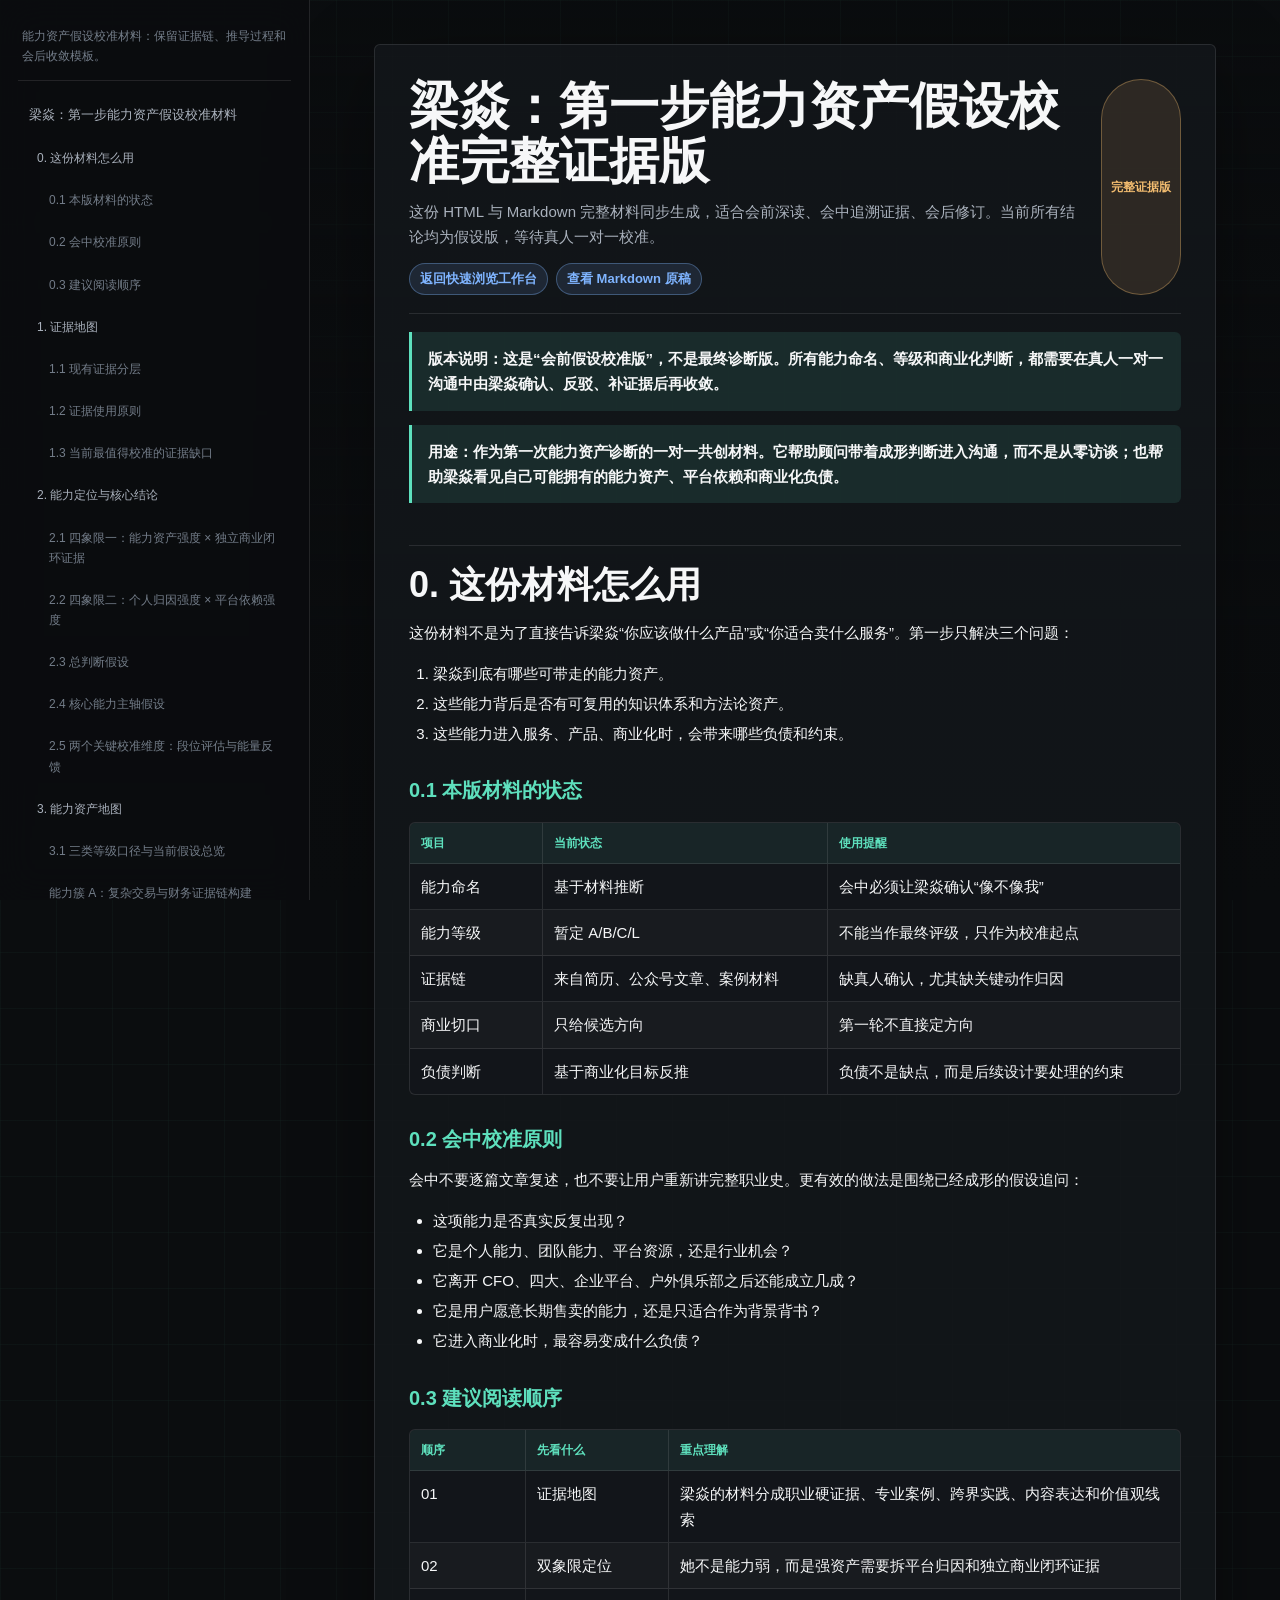
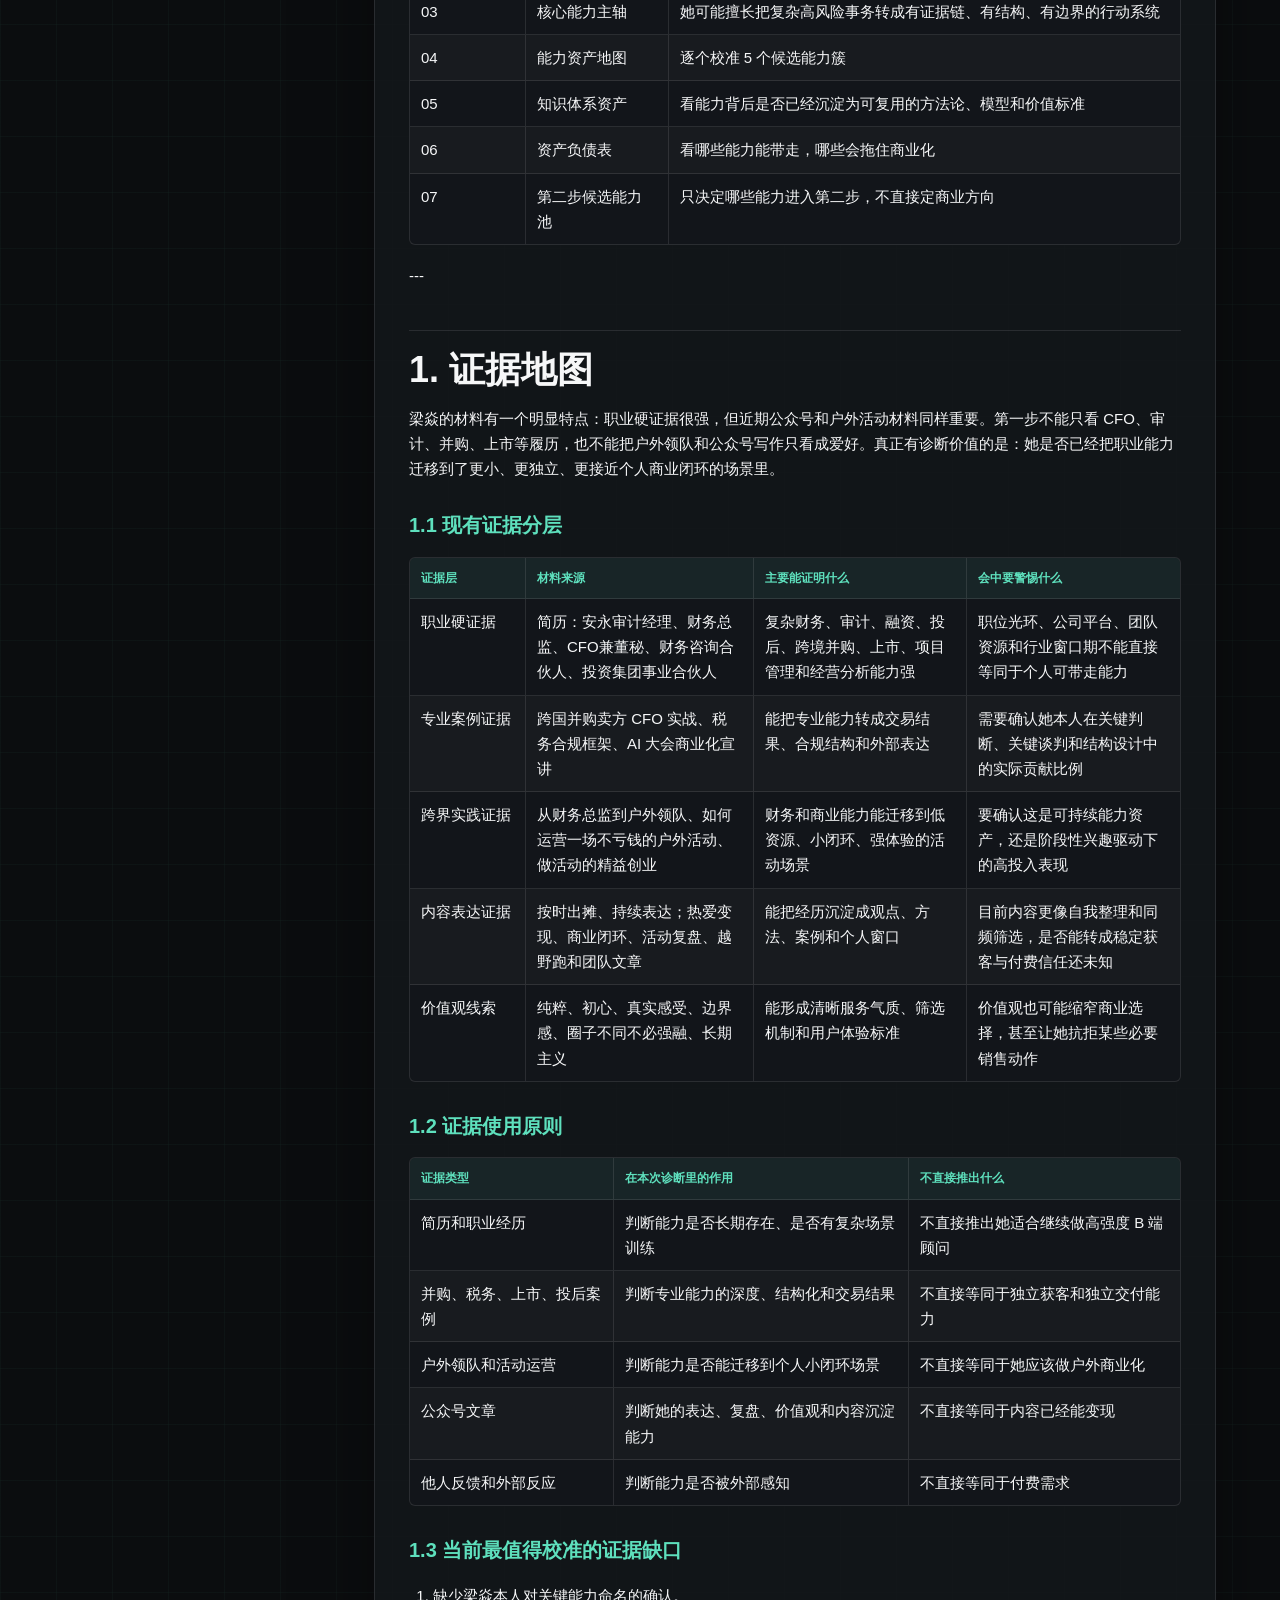
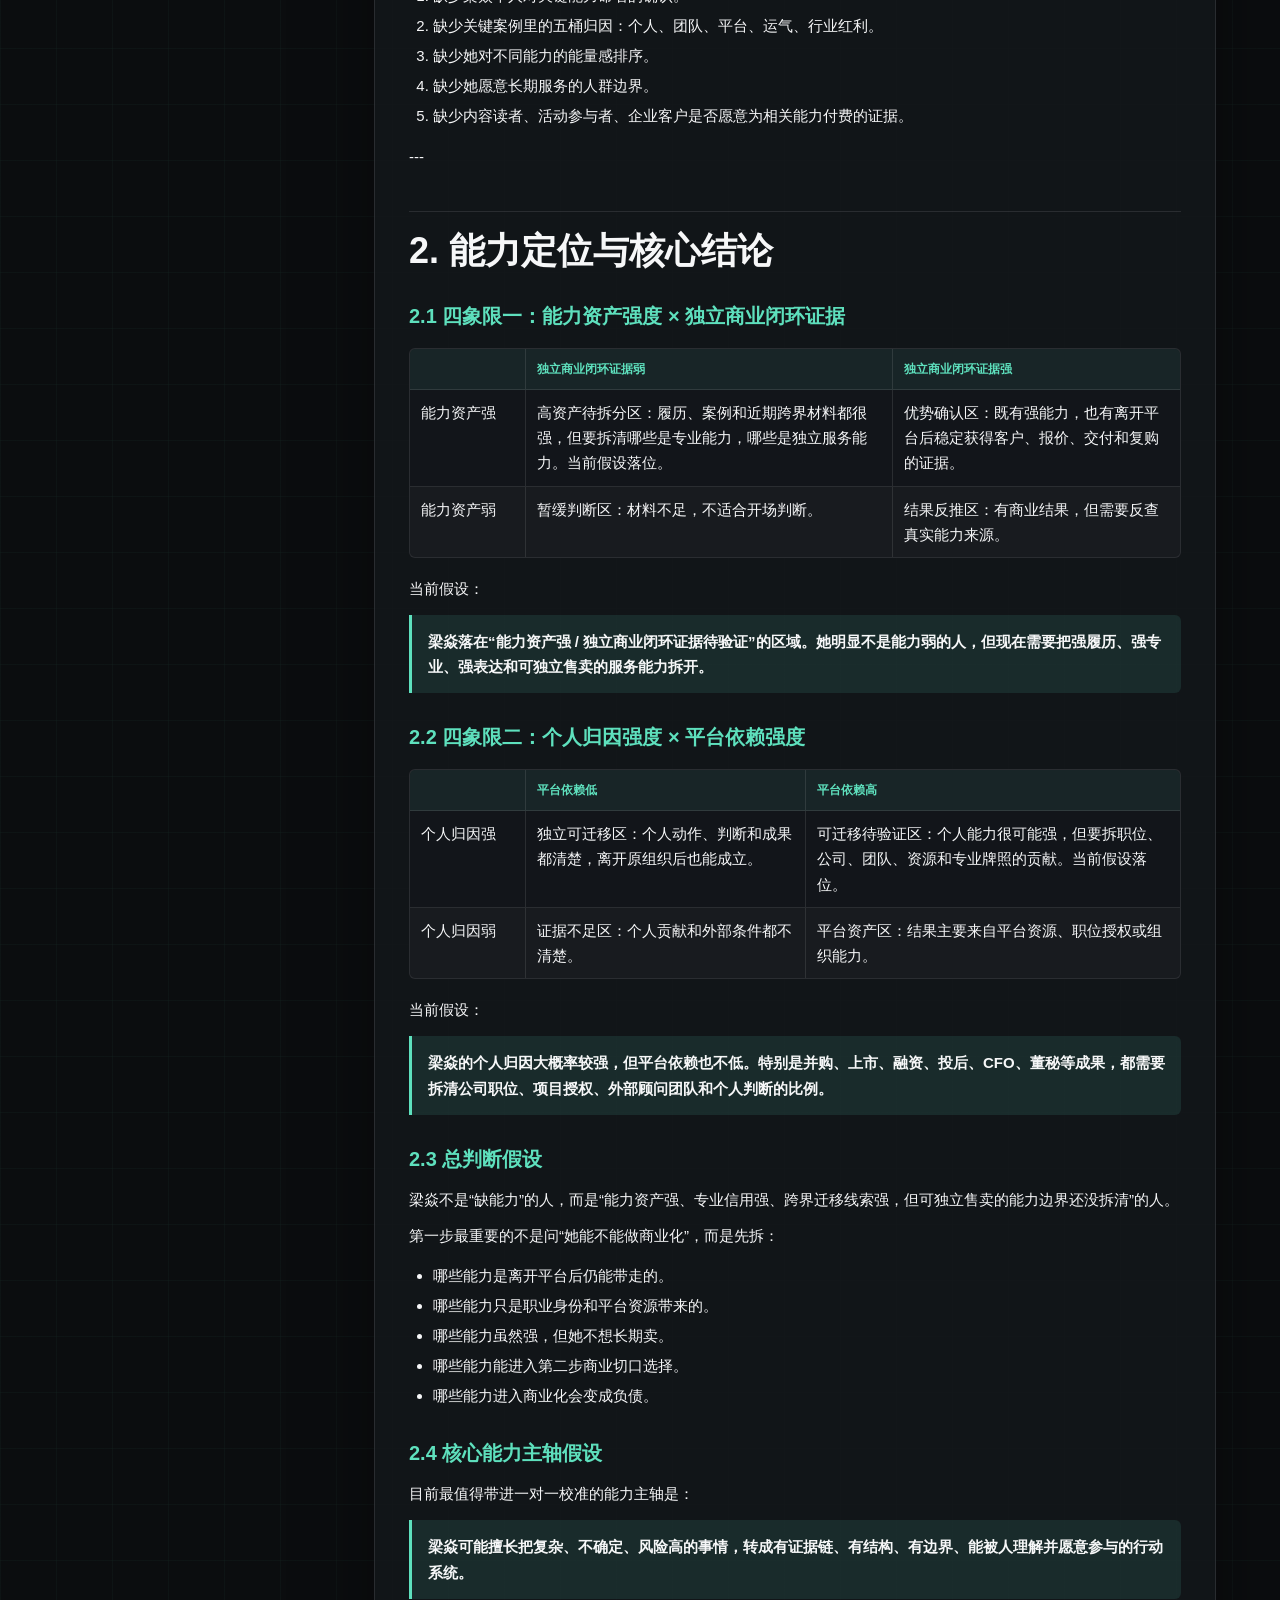
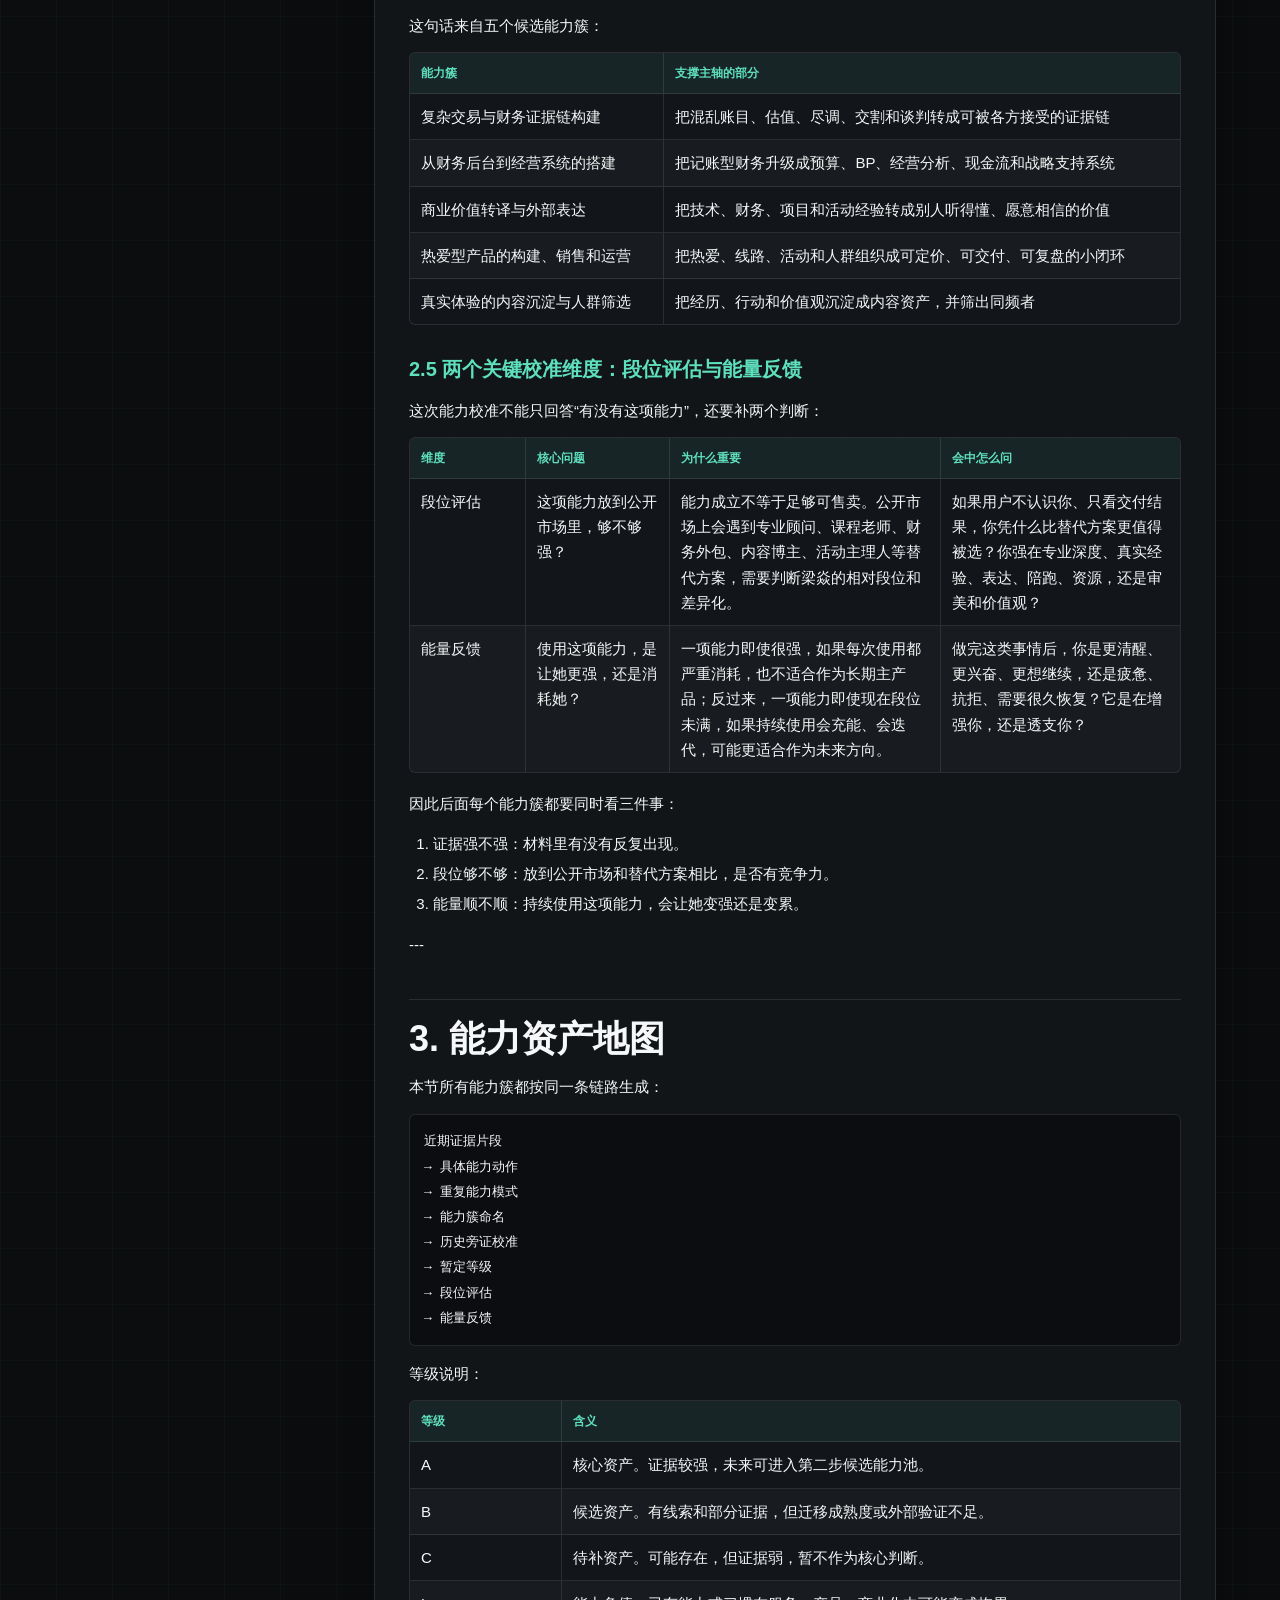
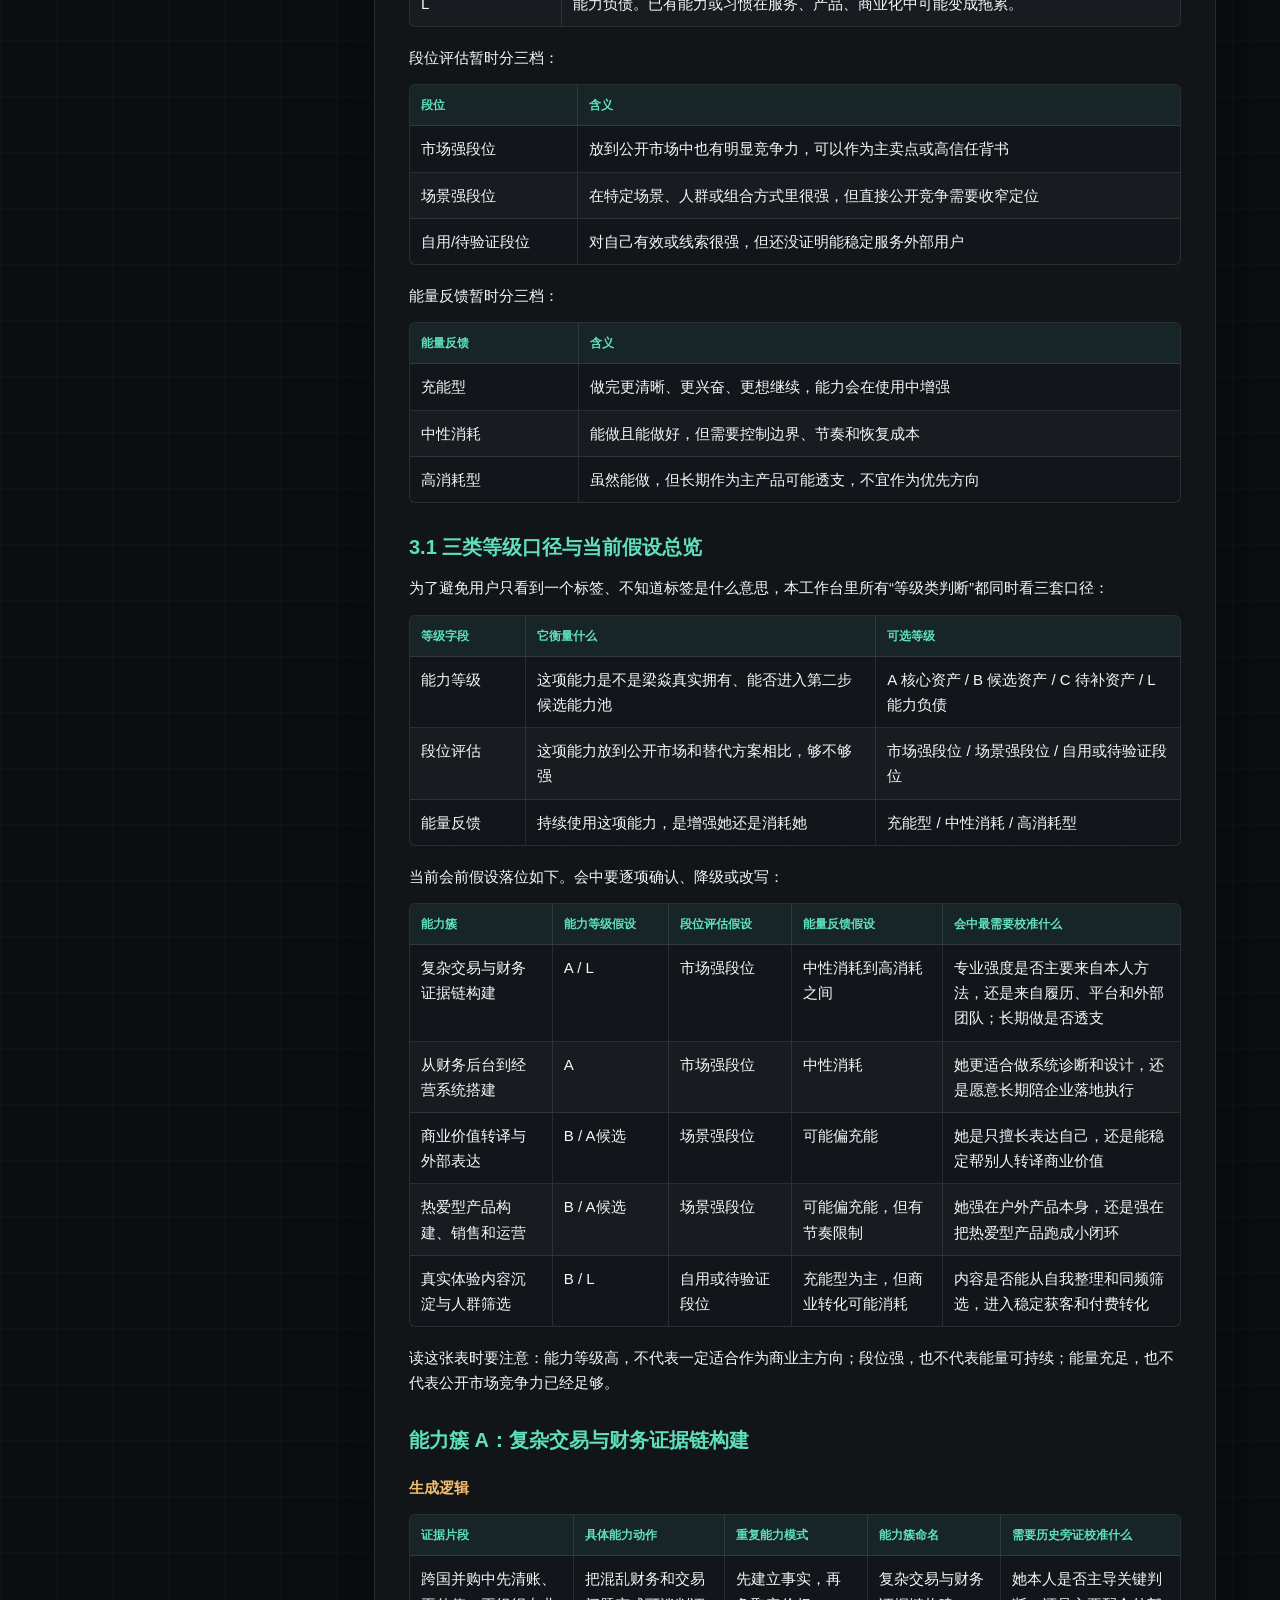
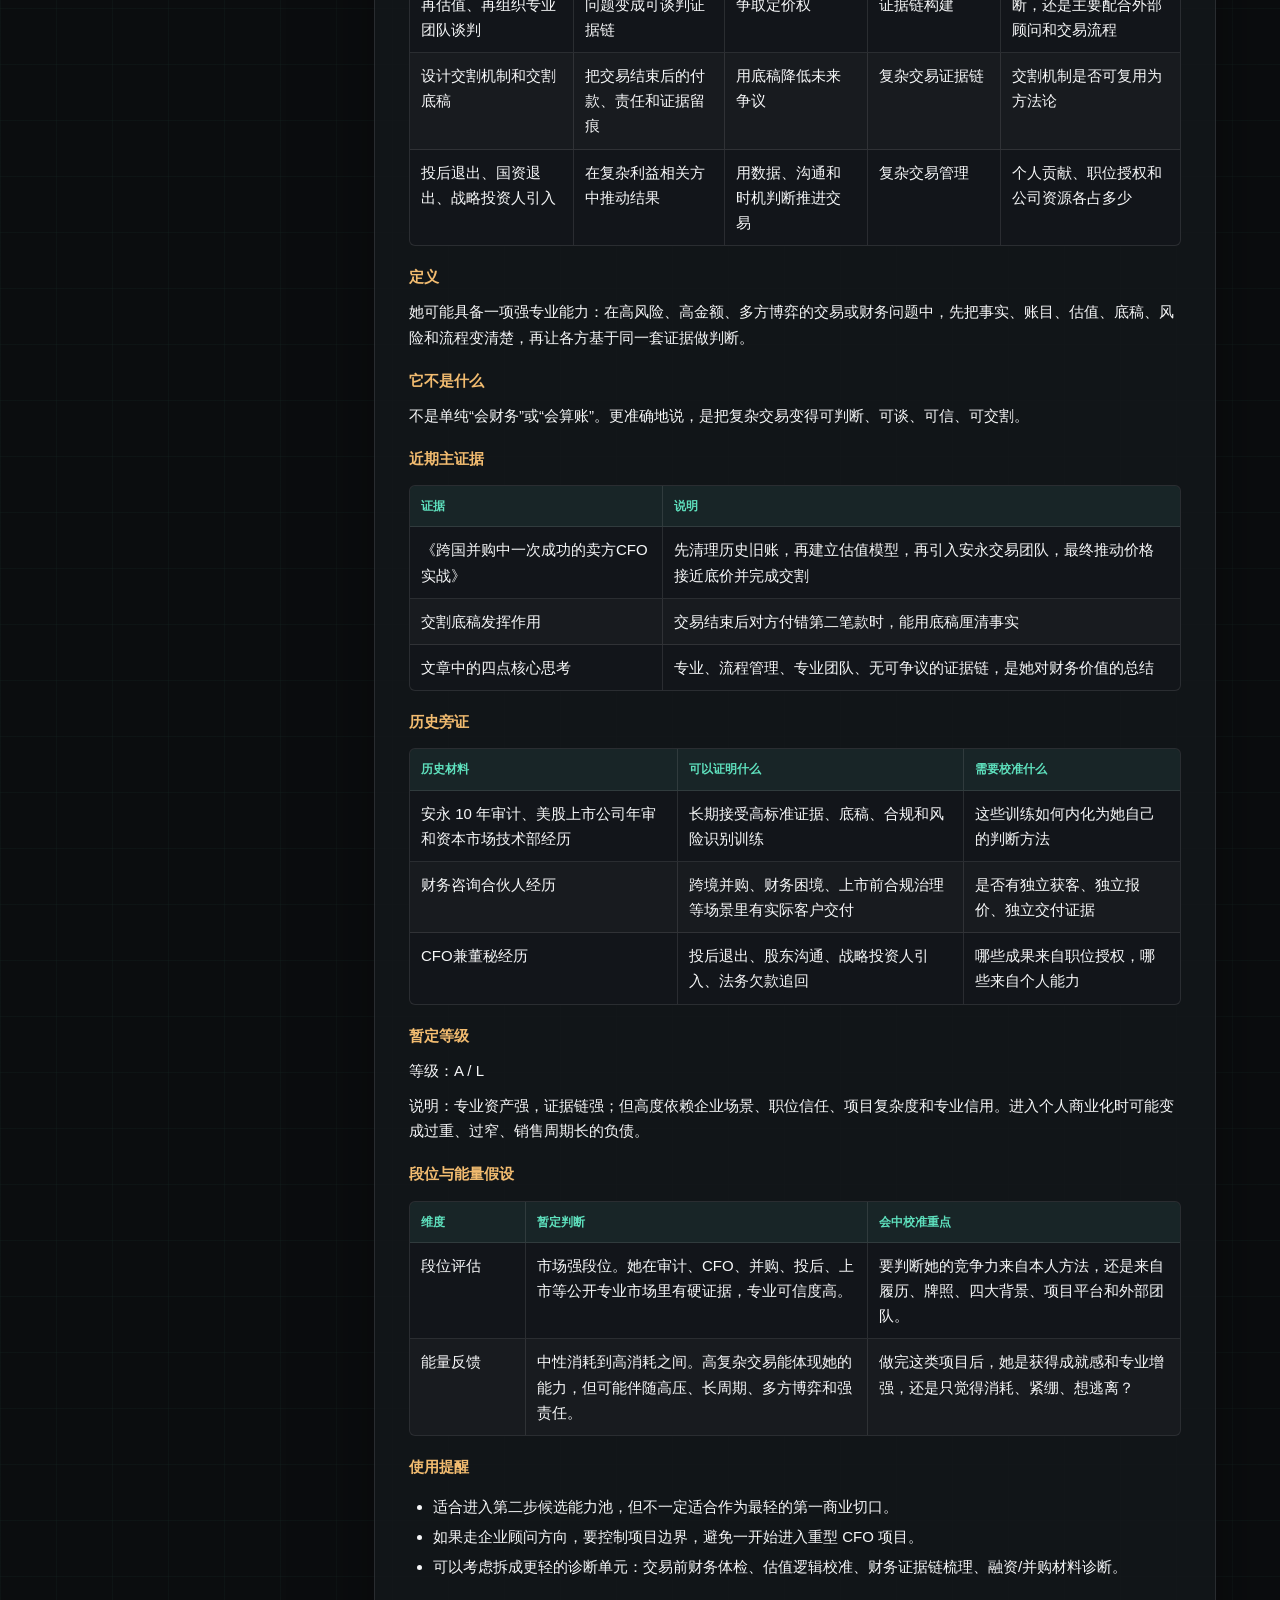
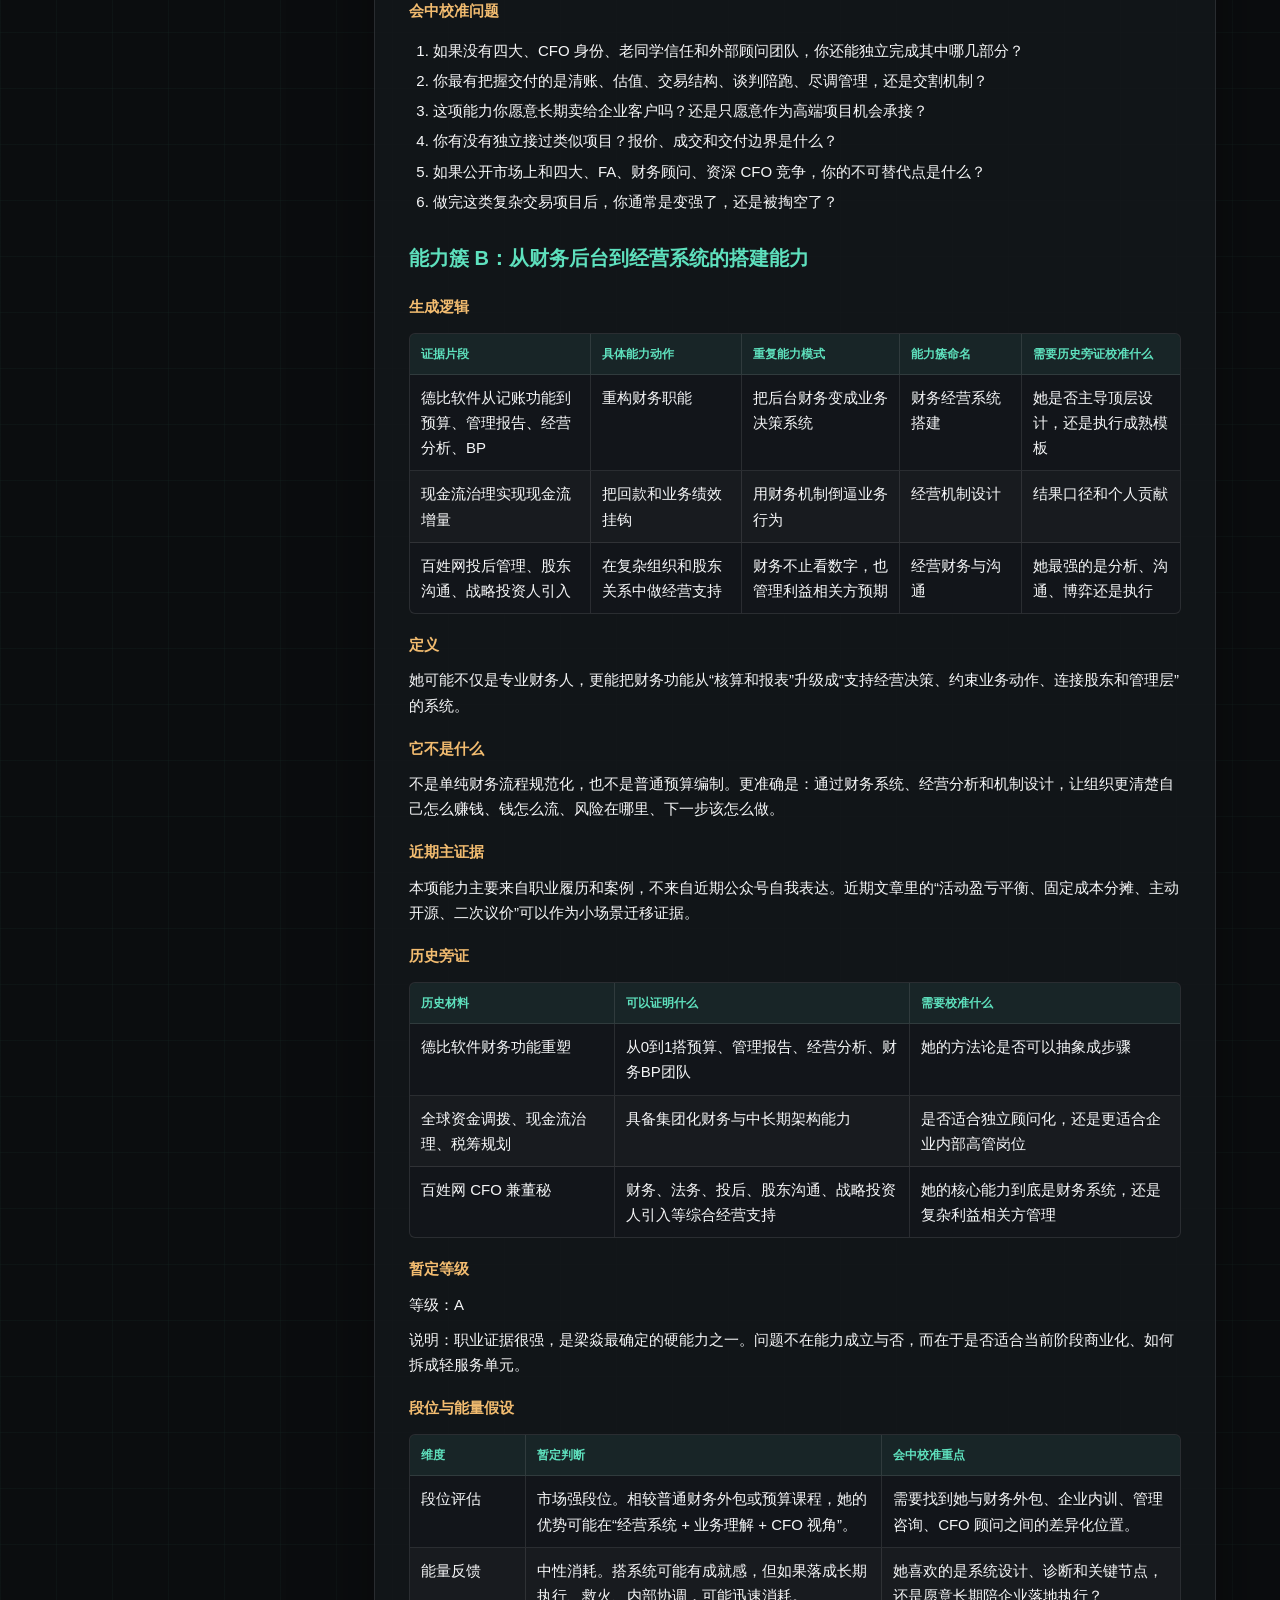
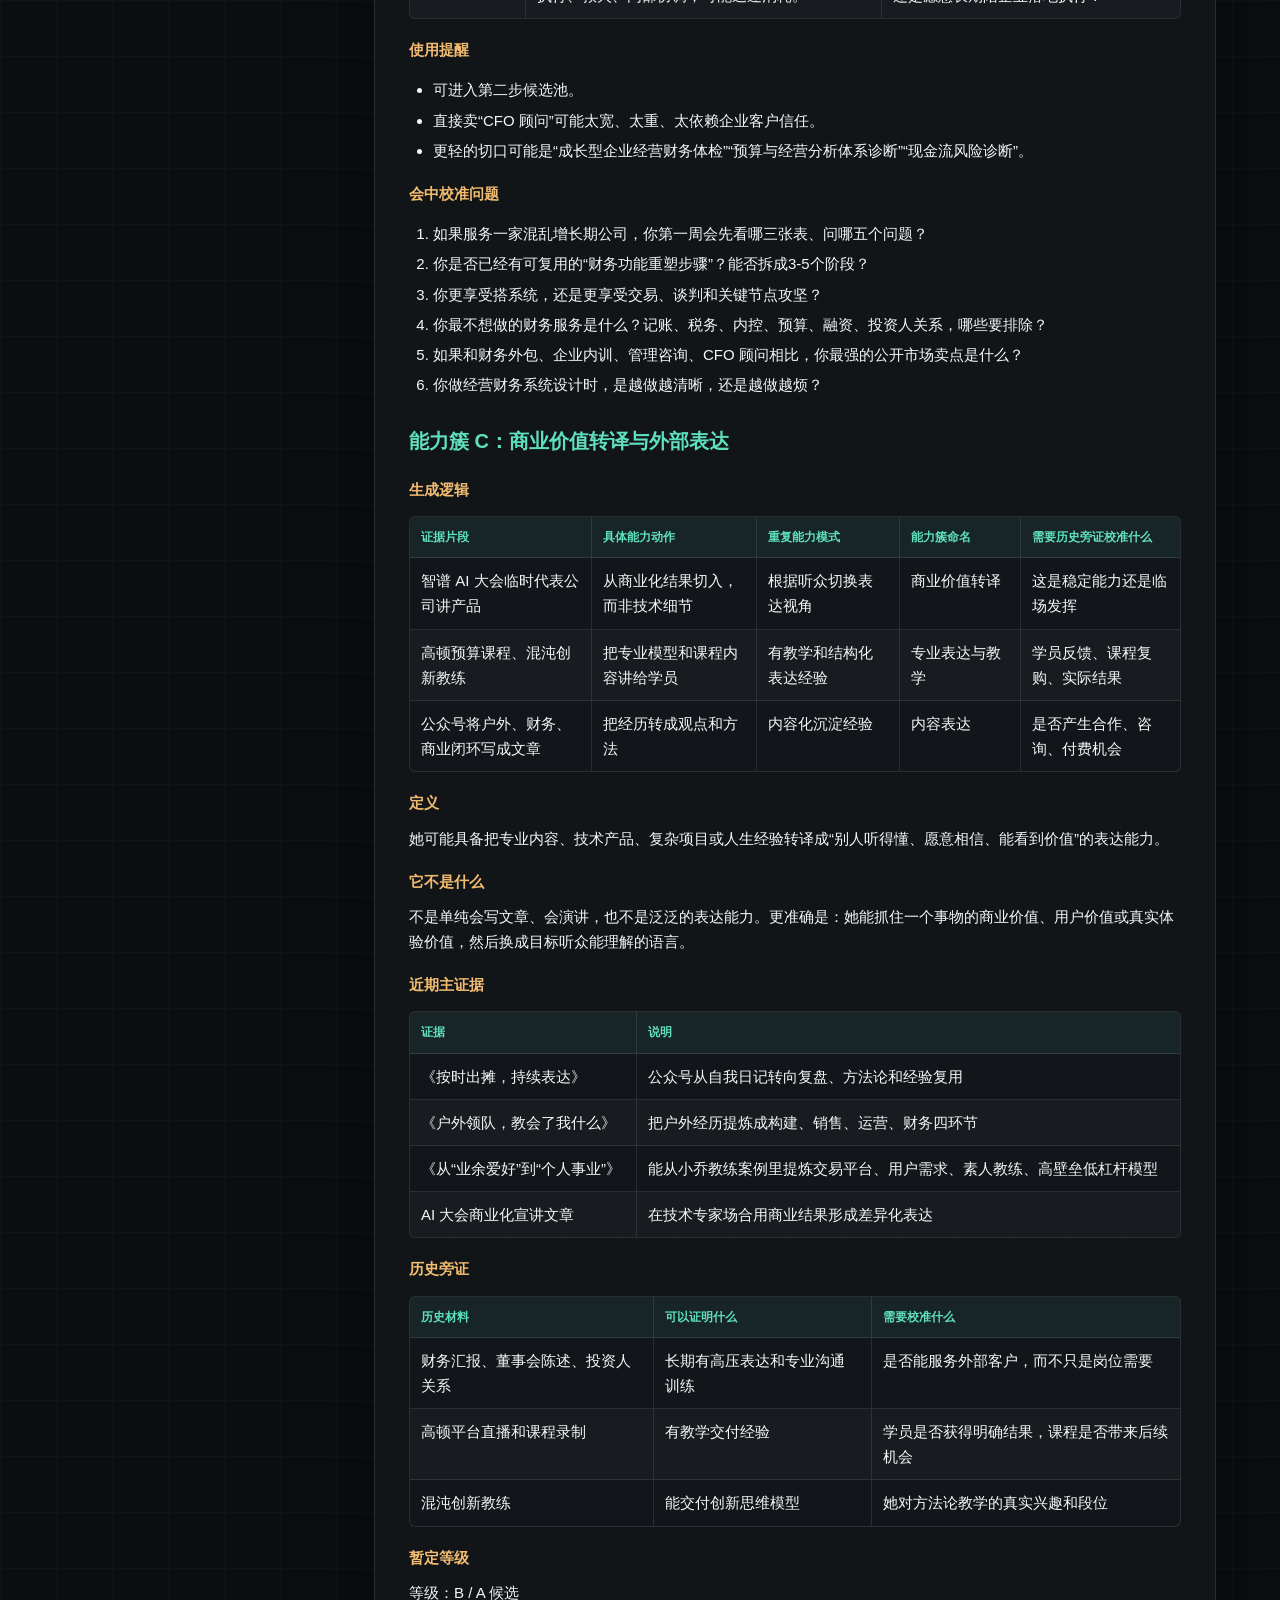
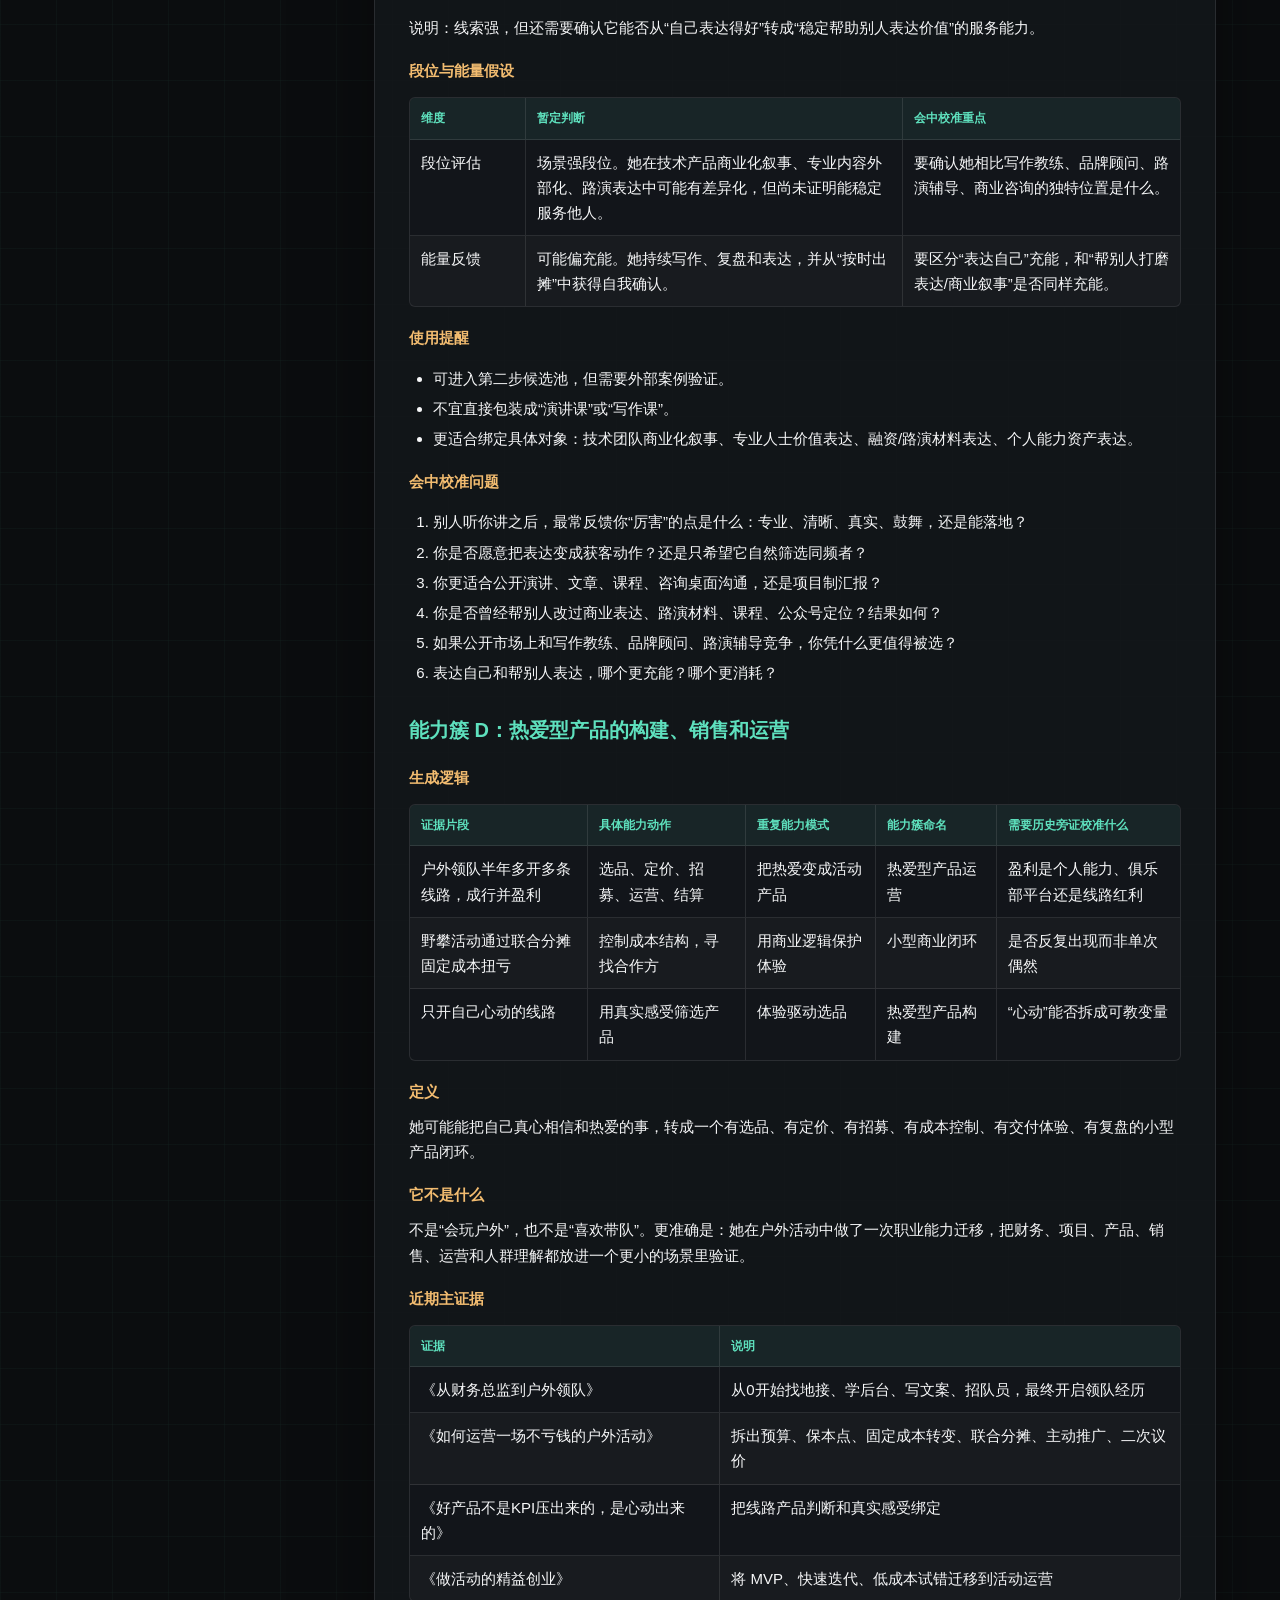
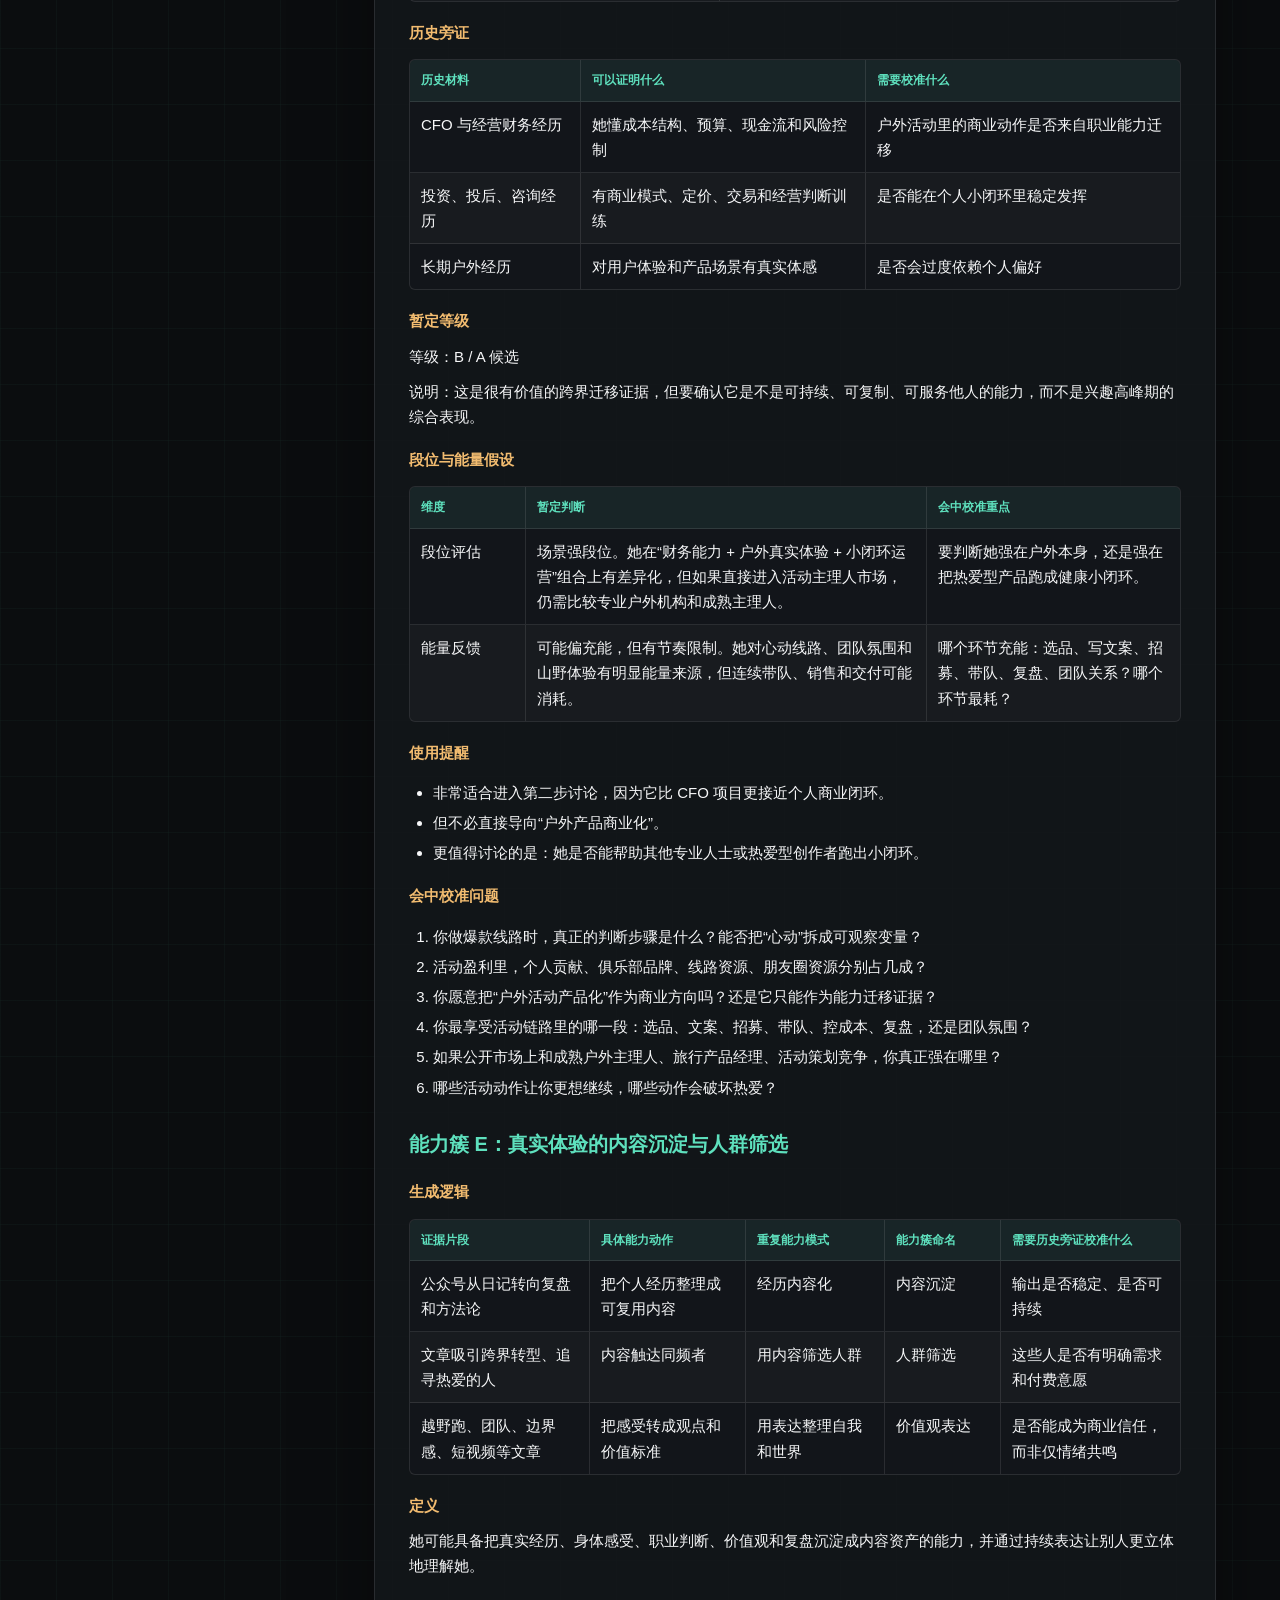
<file: ai_intake_app/static/deliverables/liangyan-ability-asset-hypothesis-evidence-workbench.html>
<!doctype html><html lang="zh-CN"><head><meta charset="utf-8"><meta name="viewport" content="width=device-width, initial-scale=1"><title>梁焱：第一步能力资产假设校准完整证据版</title><style>:root{--bg:#0b0d0f;--ink:#f6f7f8;--muted:#aab2bd;--dim:#737d89;--line:rgba(255,255,255,.1);--green:#5ee0bd;--green2:rgba(94,224,189,.11);--gold:#f2bc70;--gold2:rgba(242,188,112,.12);--blue:#7fb4ff;--blue2:rgba(127,180,255,.12);--radius:6px;--shadow:0 24px 80px rgba(0,0,0,.36);--sans:"Noto Sans SC","PingFang SC","Microsoft YaHei",-apple-system,BlinkMacSystemFont,"Segoe UI",sans-serif;--mono:"SFMono-Regular","Menlo","Consolas",ui-monospace,monospace}*{box-sizing:border-box}html{scroll-behavior:smooth}body{margin:0;color:var(--ink);font-family:var(--sans);font-size:15px;line-height:1.68;background:linear-gradient(rgba(94,224,189,.03) 1px,transparent 1px),linear-gradient(90deg,rgba(94,224,189,.03) 1px,transparent 1px),var(--bg);background-size:56px 56px;-webkit-font-smoothing:antialiased}body:before{content:"";position:fixed;inset:0;z-index:-1;background:linear-gradient(180deg,rgba(11,13,15,.18),rgba(11,13,15,.94) 70%,#0b0d0f)}.shell{display:grid;grid-template-columns:310px minmax(0,1fr);min-height:100vh}aside{position:sticky;top:0;height:100vh;overflow:auto;padding:26px 18px;border-right:1px solid var(--line);background:rgba(11,13,15,.84);backdrop-filter:blur(18px)}.brand{padding:0 4px 14px;border-bottom:1px solid var(--line)}.brand h1{margin:0 0 8px;font-size:22px}.brand p{margin:0;color:var(--dim);font-size:12px}nav{display:grid;gap:4px;margin-top:14px}nav a{display:block;padding:8px 10px;border-radius:3px;color:var(--muted);text-decoration:none;font-size:13px;border:1px solid transparent}.level-2{padding-left:18px;font-size:12px}.level-3{padding-left:30px;font-size:12px;color:var(--dim)}nav a:hover{color:var(--green);border-color:rgba(94,224,189,.28);background:var(--green2)}main{width:100%;max-width:1380px;padding:44px clamp(20px,5vw,72px) 88px}.doc{padding:34px;border:1px solid var(--line);border-radius:var(--radius);background:rgba(20,23,27,.84);box-shadow:var(--shadow)}.head{display:flex;justify-content:space-between;gap:18px;padding-bottom:18px;margin-bottom:18px;border-bottom:1px solid var(--line)}.head h1{margin:0 0 10px;font-size:clamp(30px,4vw,50px);line-height:1.1}.head p{margin:0;color:var(--muted);max-width:820px}.link-row{display:flex;flex-wrap:wrap;gap:8px;margin:14px 0 0}.doc-link{display:inline-flex;align-items:center;min-height:30px;padding:4px 10px;border-radius:999px;border:1px solid rgba(127,180,255,.34);background:var(--blue2);color:var(--blue);text-decoration:none;font-size:13px;font-weight:800}h1{display:none}h2{margin:42px 0 14px;padding-top:18px;border-top:1px solid var(--line);font-size:clamp(25px,3vw,36px);line-height:1.18}h3{margin:28px 0 11px;color:var(--green);font-size:20px}h4{margin:18px 0 8px;color:var(--gold);font-size:15px}p{margin:10px 0}ul,ol{padding-left:24px}li{margin:5px 0}blockquote{margin:14px 0;padding:14px 16px;border-left:3px solid var(--green);border-radius:0 var(--radius) var(--radius) 0;background:var(--green2);font-weight:700}.table-wrap{margin:14px 0 18px;overflow-x:auto}table{width:100%;border-collapse:separate;border-spacing:0;overflow:hidden;border:1px solid var(--line);border-radius:var(--radius);background:rgba(20,23,27,.82)}th,td{min-width:116px;padding:10px 11px;border-right:1px solid var(--line);border-bottom:1px solid var(--line);vertical-align:top}th{color:var(--green);background:rgba(94,224,189,.08);text-align:left;font-size:12px}td{color:var(--ink)}td:last-child,th:last-child{border-right:0}tr:last-child td{border-bottom:0}tbody tr:nth-child(even) td{background:rgba(255,255,255,.025)}pre{overflow:auto;padding:14px;background:rgba(11,13,15,.74);border:1px solid var(--line);border-radius:var(--radius)}code{font-family:var(--mono);font-size:13px}.badge{display:inline-flex;min-height:26px;align-items:center;padding:3px 9px;border-radius:999px;border:1px solid rgba(242,188,112,.34);background:var(--gold2);color:var(--gold);font-size:12px;font-weight:800;white-space:nowrap}@media(max-width:980px){.shell{grid-template-columns:1fr}aside{position:relative;height:auto;border-right:0;border-bottom:1px solid var(--line)}main{padding:16px}.doc{padding:20px}.head{display:block}}</style></head><body><div class="shell"><aside><div class="brand"><h1>完整证据版</h1><p>能力资产假设校准材料：保留证据链、推导过程和会后收敛模板。</p></div><nav><a class="level-1" href="#梁焱第一步能力资产假设校准材料">梁焱：第一步能力资产假设校准材料</a>
<a class="level-2" href="#0-这份材料怎么用">0. 这份材料怎么用</a>
<a class="level-3" href="#01-本版材料的状态">0.1 本版材料的状态</a>
<a class="level-3" href="#02-会中校准原则">0.2 会中校准原则</a>
<a class="level-3" href="#03-建议阅读顺序">0.3 建议阅读顺序</a>
<a class="level-2" href="#1-证据地图">1. 证据地图</a>
<a class="level-3" href="#11-现有证据分层">1.1 现有证据分层</a>
<a class="level-3" href="#12-证据使用原则">1.2 证据使用原则</a>
<a class="level-3" href="#13-当前最值得校准的证据缺口">1.3 当前最值得校准的证据缺口</a>
<a class="level-2" href="#2-能力定位与核心结论">2. 能力定位与核心结论</a>
<a class="level-3" href="#21-四象限一能力资产强度-×-独立商业闭环证据">2.1 四象限一：能力资产强度 × 独立商业闭环证据</a>
<a class="level-3" href="#22-四象限二个人归因强度-×-平台依赖强度">2.2 四象限二：个人归因强度 × 平台依赖强度</a>
<a class="level-3" href="#23-总判断假设">2.3 总判断假设</a>
<a class="level-3" href="#24-核心能力主轴假设">2.4 核心能力主轴假设</a>
<a class="level-3" href="#25-两个关键校准维度段位评估与能量反馈">2.5 两个关键校准维度：段位评估与能量反馈</a>
<a class="level-2" href="#3-能力资产地图">3. 能力资产地图</a>
<a class="level-3" href="#31-三类等级口径与当前假设总览">3.1 三类等级口径与当前假设总览</a>
<a class="level-3" href="#能力簇-a复杂交易与财务证据链构建">能力簇 A：复杂交易与财务证据链构建</a>
<a class="level-3" href="#能力簇-b从财务后台到经营系统的搭建能力">能力簇 B：从财务后台到经营系统的搭建能力</a>
<a class="level-3" href="#能力簇-c商业价值转译与外部表达">能力簇 C：商业价值转译与外部表达</a>
<a class="level-3" href="#能力簇-d热爱型产品的构建、销售和运营">能力簇 D：热爱型产品的构建、销售和运营</a>
<a class="level-3" href="#能力簇-e真实体验的内容沉淀与人群筛选">能力簇 E：真实体验的内容沉淀与人群筛选</a>
<a class="level-2" href="#4-知识体系资产分层图">4. 知识体系资产分层图</a>
<a class="level-3" href="#41-知识体系资产的六层定义">4.1 知识体系资产的六层定义</a>
<a class="level-3" href="#42-能力簇到知识体系资产的映射">4.2 能力簇到知识体系资产的映射</a>
<a class="level-3" href="#43-六层知识体系资产">4.3 六层知识体系资产</a>
<a class="level-3" href="#44-知识资产迁移成熟度">4.4 知识资产迁移成熟度</a>
<a class="level-2" href="#5-能力资产负债表">5. 能力资产负债表</a>
<a class="level-3" href="#51-资产侧">5.1 资产侧</a>
<a class="level-3" href="#52-负债侧">5.2 负债侧</a>
<a class="level-3" href="#53-负债处理优先级">5.3 负债处理优先级</a>
<a class="level-2" href="#6-第二步候选能力池与选择理由">6. 第二步候选能力池与选择理由</a>
<a class="level-3" href="#61-建议进入第二步的能力">6.1 建议进入第二步的能力</a>
<a class="level-3" href="#62-暂不建议直接商业化的方向">6.2 暂不建议直接商业化的方向</a>
<a class="level-3" href="#63-第二步前仍需补充的信息">6.3 第二步前仍需补充的信息</a>
<a class="level-2" href="#7-一对一校准问题清单">7. 一对一校准问题清单</a>
<a class="level-3" href="#71-开场校准">7.1 开场校准</a>
<a class="level-3" href="#72-平台剥离">7.2 平台剥离</a>
<a class="level-3" href="#73-能量与边界">7.3 能量与边界</a>
<a class="level-3" href="#74-能力命名校准">7.4 能力命名校准</a>
<a class="level-3" href="#75-第二步准备">7.5 第二步准备</a>
<a class="level-2" href="#8-会后收敛模板">8. 会后收敛模板</a></nav></aside><main><section class="doc"><div class="head"><div><h1 style="display:block">梁焱：第一步能力资产假设校准完整证据版</h1><p>这份 HTML 与 Markdown 完整材料同步生成，适合会前深读、会中追溯证据、会后修订。当前所有结论均为假设版，等待真人一对一校准。</p><div class="link-row"><a class="doc-link" href="./梁焱-第一步能力资产假设校准工作台.html">返回快速浏览工作台</a><a class="doc-link" href="./梁焱-第一步能力资产假设校准材料.md">查看 Markdown 原稿</a></div></div><span class="badge">完整证据版</span></div><h1 id="梁焱第一步能力资产假设校准材料">梁焱：第一步能力资产假设校准材料</h1>
<blockquote>版本说明：这是“会前假设校准版”，不是最终诊断版。所有能力命名、等级和商业化判断，都需要在真人一对一沟通中由梁焱确认、反驳、补证据后再收敛。</blockquote>
<blockquote>用途：作为第一次能力资产诊断的一对一共创材料。它帮助顾问带着成形判断进入沟通，而不是从零访谈；也帮助梁焱看见自己可能拥有的能力资产、平台依赖和商业化负债。</blockquote>
<h2 id="0-这份材料怎么用">0. 这份材料怎么用</h2>
<p>这份材料不是为了直接告诉梁焱“你应该做什么产品”或“你适合卖什么服务”。第一步只解决三个问题：</p>
<ol>
<li>梁焱到底有哪些可带走的能力资产。</li>
<li>这些能力背后是否有可复用的知识体系和方法论资产。</li>
<li>这些能力进入服务、产品、商业化时，会带来哪些负债和约束。</li>
</ol>
<h3 id="01-本版材料的状态">0.1 本版材料的状态</h3>
<div class="table-wrap"><table><thead><tr><th>项目</th><th>当前状态</th><th>使用提醒</th></tr></thead><tbody>
<tr><td>能力命名</td><td>基于材料推断</td><td>会中必须让梁焱确认“像不像我”</td></tr>
<tr><td>能力等级</td><td>暂定 A/B/C/L</td><td>不能当作最终评级，只作为校准起点</td></tr>
<tr><td>证据链</td><td>来自简历、公众号文章、案例材料</td><td>缺真人确认，尤其缺关键动作归因</td></tr>
<tr><td>商业切口</td><td>只给候选方向</td><td>第一轮不直接定方向</td></tr>
<tr><td>负债判断</td><td>基于商业化目标反推</td><td>负债不是缺点，而是后续设计要处理的约束</td></tr>
</tbody></table></div>
<h3 id="02-会中校准原则">0.2 会中校准原则</h3>
<p>会中不要逐篇文章复述，也不要让用户重新讲完整职业史。更有效的做法是围绕已经成形的假设追问：</p>
<ul>
<li>这项能力是否真实反复出现？</li>
<li>它是个人能力、团队能力、平台资源，还是行业机会？</li>
<li>它离开 CFO、四大、企业平台、户外俱乐部之后还能成立几成？</li>
<li>它是用户愿意长期售卖的能力，还是只适合作为背景背书？</li>
<li>它进入商业化时，最容易变成什么负债？</li>
</ul>
<h3 id="03-建议阅读顺序">0.3 建议阅读顺序</h3>
<div class="table-wrap"><table><thead><tr><th>顺序</th><th>先看什么</th><th>重点理解</th></tr></thead><tbody>
<tr><td>01</td><td>证据地图</td><td>梁焱的材料分成职业硬证据、专业案例、跨界实践、内容表达和价值观线索</td></tr>
<tr><td>02</td><td>双象限定位</td><td>她不是能力弱，而是强资产需要拆平台归因和独立商业闭环证据</td></tr>
<tr><td>03</td><td>核心能力主轴</td><td>她可能擅长把复杂高风险事务转成有证据链、有结构、有边界的行动系统</td></tr>
<tr><td>04</td><td>能力资产地图</td><td>逐个校准 5 个候选能力簇</td></tr>
<tr><td>05</td><td>知识体系资产</td><td>看能力背后是否已经沉淀为可复用的方法论、模型和价值标准</td></tr>
<tr><td>06</td><td>资产负债表</td><td>看哪些能力能带走，哪些会拖住商业化</td></tr>
<tr><td>07</td><td>第二步候选能力池</td><td>只决定哪些能力进入第二步，不直接定商业方向</td></tr>
</tbody></table></div>
<p>---</p>
<h2 id="1-证据地图">1. 证据地图</h2>
<p>梁焱的材料有一个明显特点：职业硬证据很强，但近期公众号和户外活动材料同样重要。第一步不能只看 CFO、审计、并购、上市等履历，也不能把户外领队和公众号写作只看成爱好。真正有诊断价值的是：她是否已经把职业能力迁移到了更小、更独立、更接近个人商业闭环的场景里。</p>
<h3 id="11-现有证据分层">1.1 现有证据分层</h3>
<div class="table-wrap"><table><thead><tr><th>证据层</th><th>材料来源</th><th>主要能证明什么</th><th>会中要警惕什么</th></tr></thead><tbody>
<tr><td>职业硬证据</td><td>简历：安永审计经理、财务总监、CFO兼董秘、财务咨询合伙人、投资集团事业合伙人</td><td>复杂财务、审计、融资、投后、跨境并购、上市、项目管理和经营分析能力强</td><td>职位光环、公司平台、团队资源和行业窗口期不能直接等同于个人可带走能力</td></tr>
<tr><td>专业案例证据</td><td>跨国并购卖方 CFO 实战、税务合规框架、AI 大会商业化宣讲</td><td>能把专业能力转成交易结果、合规结构和外部表达</td><td>需要确认她本人在关键判断、关键谈判和结构设计中的实际贡献比例</td></tr>
<tr><td>跨界实践证据</td><td>从财务总监到户外领队、如何运营一场不亏钱的户外活动、做活动的精益创业</td><td>财务和商业能力能迁移到低资源、小闭环、强体验的活动场景</td><td>要确认这是可持续能力资产，还是阶段性兴趣驱动下的高投入表现</td></tr>
<tr><td>内容表达证据</td><td>按时出摊、持续表达；热爱变现、商业闭环、活动复盘、越野跑和团队文章</td><td>能把经历沉淀成观点、方法、案例和个人窗口</td><td>目前内容更像自我整理和同频筛选，是否能转成稳定获客与付费信任还未知</td></tr>
<tr><td>价值观线索</td><td>纯粹、初心、真实感受、边界感、圈子不同不必强融、长期主义</td><td>能形成清晰服务气质、筛选机制和用户体验标准</td><td>价值观也可能缩窄商业选择，甚至让她抗拒某些必要销售动作</td></tr>
</tbody></table></div>
<h3 id="12-证据使用原则">1.2 证据使用原则</h3>
<div class="table-wrap"><table><thead><tr><th>证据类型</th><th>在本次诊断里的作用</th><th>不直接推出什么</th></tr></thead><tbody>
<tr><td>简历和职业经历</td><td>判断能力是否长期存在、是否有复杂场景训练</td><td>不直接推出她适合继续做高强度 B 端顾问</td></tr>
<tr><td>并购、税务、上市、投后案例</td><td>判断专业能力的深度、结构化和交易结果</td><td>不直接等同于独立获客和独立交付能力</td></tr>
<tr><td>户外领队和活动运营</td><td>判断能力是否能迁移到个人小闭环场景</td><td>不直接等同于她应该做户外商业化</td></tr>
<tr><td>公众号文章</td><td>判断她的表达、复盘、价值观和内容沉淀能力</td><td>不直接等同于内容已经能变现</td></tr>
<tr><td>他人反馈和外部反应</td><td>判断能力是否被外部感知</td><td>不直接等同于付费需求</td></tr>
</tbody></table></div>
<h3 id="13-当前最值得校准的证据缺口">1.3 当前最值得校准的证据缺口</h3>
<ol>
<li>缺少梁焱本人对关键能力命名的确认。</li>
<li>缺少关键案例里的五桶归因：个人、团队、平台、运气、行业红利。</li>
<li>缺少她对不同能力的能量感排序。</li>
<li>缺少她愿意长期服务的人群边界。</li>
<li>缺少内容读者、活动参与者、企业客户是否愿意为相关能力付费的证据。</li>
</ol>
<p>---</p>
<h2 id="2-能力定位与核心结论">2. 能力定位与核心结论</h2>
<h3 id="21-四象限一能力资产强度-×-独立商业闭环证据">2.1 四象限一：能力资产强度 × 独立商业闭环证据</h3>
<div class="table-wrap"><table><thead><tr><th></th><th>独立商业闭环证据弱</th><th>独立商业闭环证据强</th></tr></thead><tbody>
<tr><td>能力资产强</td><td>高资产待拆分区：履历、案例和近期跨界材料都很强，但要拆清哪些是专业能力，哪些是独立服务能力。当前假设落位。</td><td>优势确认区：既有强能力，也有离开平台后稳定获得客户、报价、交付和复购的证据。</td></tr>
<tr><td>能力资产弱</td><td>暂缓判断区：材料不足，不适合开场判断。</td><td>结果反推区：有商业结果，但需要反查真实能力来源。</td></tr>
</tbody></table></div>
<p>当前假设：</p>
<blockquote>梁焱落在“能力资产强 / 独立商业闭环证据待验证”的区域。她明显不是能力弱的人，但现在需要把强履历、强专业、强表达和可独立售卖的服务能力拆开。</blockquote>
<h3 id="22-四象限二个人归因强度-×-平台依赖强度">2.2 四象限二：个人归因强度 × 平台依赖强度</h3>
<div class="table-wrap"><table><thead><tr><th></th><th>平台依赖低</th><th>平台依赖高</th></tr></thead><tbody>
<tr><td>个人归因强</td><td>独立可迁移区：个人动作、判断和成果都清楚，离开原组织后也能成立。</td><td>可迁移待验证区：个人能力很可能强，但要拆职位、公司、团队、资源和专业牌照的贡献。当前假设落位。</td></tr>
<tr><td>个人归因弱</td><td>证据不足区：个人贡献和外部条件都不清楚。</td><td>平台资产区：结果主要来自平台资源、职位授权或组织能力。</td></tr>
</tbody></table></div>
<p>当前假设：</p>
<blockquote>梁焱的个人归因大概率较强，但平台依赖也不低。特别是并购、上市、融资、投后、CFO、董秘等成果，都需要拆清公司职位、项目授权、外部顾问团队和个人判断的比例。</blockquote>
<h3 id="23-总判断假设">2.3 总判断假设</h3>
<p>梁焱不是“缺能力”的人，而是“能力资产强、专业信用强、跨界迁移线索强，但可独立售卖的能力边界还没拆清”的人。</p>
<p>第一步最重要的不是问“她能不能做商业化”，而是先拆：</p>
<ul>
<li>哪些能力是离开平台后仍能带走的。</li>
<li>哪些能力只是职业身份和平台资源带来的。</li>
<li>哪些能力虽然强，但她不想长期卖。</li>
<li>哪些能力能进入第二步商业切口选择。</li>
<li>哪些能力进入商业化会变成负债。</li>
</ul>
<h3 id="24-核心能力主轴假设">2.4 核心能力主轴假设</h3>
<p>目前最值得带进一对一校准的能力主轴是：</p>
<blockquote>梁焱可能擅长把复杂、不确定、风险高的事情，转成有证据链、有结构、有边界、能被人理解并愿意参与的行动系统。</blockquote>
<p>这句话来自五个候选能力簇：</p>
<div class="table-wrap"><table><thead><tr><th>能力簇</th><th>支撑主轴的部分</th></tr></thead><tbody>
<tr><td>复杂交易与财务证据链构建</td><td>把混乱账目、估值、尽调、交割和谈判转成可被各方接受的证据链</td></tr>
<tr><td>从财务后台到经营系统的搭建</td><td>把记账型财务升级成预算、BP、经营分析、现金流和战略支持系统</td></tr>
<tr><td>商业价值转译与外部表达</td><td>把技术、财务、项目和活动经验转成别人听得懂、愿意相信的价值</td></tr>
<tr><td>热爱型产品的构建、销售和运营</td><td>把热爱、线路、活动和人群组织成可定价、可交付、可复盘的小闭环</td></tr>
<tr><td>真实体验的内容沉淀与人群筛选</td><td>把经历、行动和价值观沉淀成内容资产，并筛出同频者</td></tr>
</tbody></table></div>
<h3 id="25-两个关键校准维度段位评估与能量反馈">2.5 两个关键校准维度：段位评估与能量反馈</h3>
<p>这次能力校准不能只回答“有没有这项能力”，还要补两个判断：</p>
<div class="table-wrap"><table><thead><tr><th>维度</th><th>核心问题</th><th>为什么重要</th><th>会中怎么问</th></tr></thead><tbody>
<tr><td>段位评估</td><td>这项能力放到公开市场里，够不够强？</td><td>能力成立不等于足够可售卖。公开市场上会遇到专业顾问、课程老师、财务外包、内容博主、活动主理人等替代方案，需要判断梁焱的相对段位和差异化。</td><td>如果用户不认识你、只看交付结果，你凭什么比替代方案更值得被选？你强在专业深度、真实经验、表达、陪跑、资源，还是审美和价值观？</td></tr>
<tr><td>能量反馈</td><td>使用这项能力，是让她更强，还是消耗她？</td><td>一项能力即使很强，如果每次使用都严重消耗，也不适合作为长期主产品；反过来，一项能力即使现在段位未满，如果持续使用会充能、会迭代，可能更适合作为未来方向。</td><td>做完这类事情后，你是更清醒、更兴奋、更想继续，还是疲惫、抗拒、需要很久恢复？它是在增强你，还是透支你？</td></tr>
</tbody></table></div>
<p>因此后面每个能力簇都要同时看三件事：</p>
<ol>
<li>证据强不强：材料里有没有反复出现。</li>
<li>段位够不够：放到公开市场和替代方案相比，是否有竞争力。</li>
<li>能量顺不顺：持续使用这项能力，会让她变强还是变累。</li>
</ol>
<p>---</p>
<h2 id="3-能力资产地图">3. 能力资产地图</h2>
<p>本节所有能力簇都按同一条链路生成：</p>
<pre><code class="language-text">近期证据片段
→ 具体能力动作
→ 重复能力模式
→ 能力簇命名
→ 历史旁证校准
→ 暂定等级
→ 段位评估
→ 能量反馈</code></pre>
<p>等级说明：</p>
<div class="table-wrap"><table><thead><tr><th>等级</th><th>含义</th></tr></thead><tbody>
<tr><td>A</td><td>核心资产。证据较强，未来可进入第二步候选能力池。</td></tr>
<tr><td>B</td><td>候选资产。有线索和部分证据，但迁移成熟度或外部验证不足。</td></tr>
<tr><td>C</td><td>待补资产。可能存在，但证据弱，暂不作为核心判断。</td></tr>
<tr><td>L</td><td>能力负债。已有能力或习惯在服务、产品、商业化中可能变成拖累。</td></tr>
</tbody></table></div>
<p>段位评估暂时分三档：</p>
<div class="table-wrap"><table><thead><tr><th>段位</th><th>含义</th></tr></thead><tbody>
<tr><td>市场强段位</td><td>放到公开市场中也有明显竞争力，可以作为主卖点或高信任背书</td></tr>
<tr><td>场景强段位</td><td>在特定场景、人群或组合方式里很强，但直接公开竞争需要收窄定位</td></tr>
<tr><td>自用/待验证段位</td><td>对自己有效或线索很强，但还没证明能稳定服务外部用户</td></tr>
</tbody></table></div>
<p>能量反馈暂时分三档：</p>
<div class="table-wrap"><table><thead><tr><th>能量反馈</th><th>含义</th></tr></thead><tbody>
<tr><td>充能型</td><td>做完更清晰、更兴奋、更想继续，能力会在使用中增强</td></tr>
<tr><td>中性消耗</td><td>能做且能做好，但需要控制边界、节奏和恢复成本</td></tr>
<tr><td>高消耗型</td><td>虽然能做，但长期作为主产品可能透支，不宜作为优先方向</td></tr>
</tbody></table></div>
<h3 id="31-三类等级口径与当前假设总览">3.1 三类等级口径与当前假设总览</h3>
<p>为了避免用户只看到一个标签、不知道标签是什么意思，本工作台里所有“等级类判断”都同时看三套口径：</p>
<div class="table-wrap"><table><thead><tr><th>等级字段</th><th>它衡量什么</th><th>可选等级</th></tr></thead><tbody>
<tr><td>能力等级</td><td>这项能力是不是梁焱真实拥有、能否进入第二步候选能力池</td><td>A 核心资产 / B 候选资产 / C 待补资产 / L 能力负债</td></tr>
<tr><td>段位评估</td><td>这项能力放到公开市场和替代方案相比，够不够强</td><td>市场强段位 / 场景强段位 / 自用或待验证段位</td></tr>
<tr><td>能量反馈</td><td>持续使用这项能力，是增强她还是消耗她</td><td>充能型 / 中性消耗 / 高消耗型</td></tr>
</tbody></table></div>
<p>当前会前假设落位如下。会中要逐项确认、降级或改写：</p>
<div class="table-wrap"><table><thead><tr><th>能力簇</th><th>能力等级假设</th><th>段位评估假设</th><th>能量反馈假设</th><th>会中最需要校准什么</th></tr></thead><tbody>
<tr><td>复杂交易与财务证据链构建</td><td>A / L</td><td>市场强段位</td><td>中性消耗到高消耗之间</td><td>专业强度是否主要来自本人方法，还是来自履历、平台和外部团队；长期做是否透支</td></tr>
<tr><td>从财务后台到经营系统搭建</td><td>A</td><td>市场强段位</td><td>中性消耗</td><td>她更适合做系统诊断和设计，还是愿意长期陪企业落地执行</td></tr>
<tr><td>商业价值转译与外部表达</td><td>B / A候选</td><td>场景强段位</td><td>可能偏充能</td><td>她是只擅长表达自己，还是能稳定帮别人转译商业价值</td></tr>
<tr><td>热爱型产品构建、销售和运营</td><td>B / A候选</td><td>场景强段位</td><td>可能偏充能，但有节奏限制</td><td>她强在户外产品本身，还是强在把热爱型产品跑成小闭环</td></tr>
<tr><td>真实体验内容沉淀与人群筛选</td><td>B / L</td><td>自用或待验证段位</td><td>充能型为主，但商业转化可能消耗</td><td>内容是否能从自我整理和同频筛选，进入稳定获客和付费转化</td></tr>
</tbody></table></div>
<p>读这张表时要注意：能力等级高，不代表一定适合作为商业主方向；段位强，也不代表能量可持续；能量充足，也不代表公开市场竞争力已经足够。</p>
<h3 id="能力簇-a复杂交易与财务证据链构建">能力簇 A：复杂交易与财务证据链构建</h3>
<h4 id="生成逻辑">生成逻辑</h4>
<div class="table-wrap"><table><thead><tr><th>证据片段</th><th>具体能力动作</th><th>重复能力模式</th><th>能力簇命名</th><th>需要历史旁证校准什么</th></tr></thead><tbody>
<tr><td>跨国并购中先清账、再估值、再组织专业团队谈判</td><td>把混乱财务和交易问题变成可谈判证据链</td><td>先建立事实，再争取定价权</td><td>复杂交易与财务证据链构建</td><td>她本人是否主导关键判断，还是主要配合外部顾问和交易流程</td></tr>
<tr><td>设计交割机制和交割底稿</td><td>把交易结束后的付款、责任和证据留痕</td><td>用底稿降低未来争议</td><td>复杂交易证据链</td><td>交割机制是否可复用为方法论</td></tr>
<tr><td>投后退出、国资退出、战略投资人引入</td><td>在复杂利益相关方中推动结果</td><td>用数据、沟通和时机判断推进交易</td><td>复杂交易管理</td><td>个人贡献、职位授权和公司资源各占多少</td></tr>
</tbody></table></div>
<h4 id="定义">定义</h4>
<p>她可能具备一项强专业能力：在高风险、高金额、多方博弈的交易或财务问题中，先把事实、账目、估值、底稿、风险和流程变清楚，再让各方基于同一套证据做判断。</p>
<h4 id="它不是什么">它不是什么</h4>
<p>不是单纯“会财务”或“会算账”。更准确地说，是把复杂交易变得可判断、可谈、可信、可交割。</p>
<h4 id="近期主证据">近期主证据</h4>
<div class="table-wrap"><table><thead><tr><th>证据</th><th>说明</th></tr></thead><tbody>
<tr><td>《跨国并购中一次成功的卖方CFO实战》</td><td>先清理历史旧账，再建立估值模型，再引入安永交易团队，最终推动价格接近底价并完成交割</td></tr>
<tr><td>交割底稿发挥作用</td><td>交易结束后对方付错第二笔款时，能用底稿厘清事实</td></tr>
<tr><td>文章中的四点核心思考</td><td>专业、流程管理、专业团队、无可争议的证据链，是她对财务价值的总结</td></tr>
</tbody></table></div>
<h4 id="历史旁证">历史旁证</h4>
<div class="table-wrap"><table><thead><tr><th>历史材料</th><th>可以证明什么</th><th>需要校准什么</th></tr></thead><tbody>
<tr><td>安永 10 年审计、美股上市公司年审和资本市场技术部经历</td><td>长期接受高标准证据、底稿、合规和风险识别训练</td><td>这些训练如何内化为她自己的判断方法</td></tr>
<tr><td>财务咨询合伙人经历</td><td>跨境并购、财务困境、上市前合规治理等场景里有实际客户交付</td><td>是否有独立获客、独立报价、独立交付证据</td></tr>
<tr><td>CFO兼董秘经历</td><td>投后退出、股东沟通、战略投资人引入、法务欠款追回</td><td>哪些成果来自职位授权，哪些来自个人能力</td></tr>
</tbody></table></div>
<h4 id="暂定等级">暂定等级</h4>
<p>等级：A / L</p>
<p>说明：专业资产强，证据链强；但高度依赖企业场景、职位信任、项目复杂度和专业信用。进入个人商业化时可能变成过重、过窄、销售周期长的负债。</p>
<h4 id="段位与能量假设">段位与能量假设</h4>
<div class="table-wrap"><table><thead><tr><th>维度</th><th>暂定判断</th><th>会中校准重点</th></tr></thead><tbody>
<tr><td>段位评估</td><td>市场强段位。她在审计、CFO、并购、投后、上市等公开专业市场里有硬证据，专业可信度高。</td><td>要判断她的竞争力来自本人方法，还是来自履历、牌照、四大背景、项目平台和外部团队。</td></tr>
<tr><td>能量反馈</td><td>中性消耗到高消耗之间。高复杂交易能体现她的能力，但可能伴随高压、长周期、多方博弈和强责任。</td><td>做完这类项目后，她是获得成就感和专业增强，还是只觉得消耗、紧绷、想逃离？</td></tr>
</tbody></table></div>
<h4 id="使用提醒">使用提醒</h4>
<ul>
<li>适合进入第二步候选能力池，但不一定适合作为最轻的第一商业切口。</li>
<li>如果走企业顾问方向，要控制项目边界，避免一开始进入重型 CFO 项目。</li>
<li>可以考虑拆成更轻的诊断单元：交易前财务体检、估值逻辑校准、财务证据链梳理、融资/并购材料诊断。</li>
</ul>
<h4 id="会中校准问题">会中校准问题</h4>
<ol>
<li>如果没有四大、CFO 身份、老同学信任和外部顾问团队，你还能独立完成其中哪几部分？</li>
<li>你最有把握交付的是清账、估值、交易结构、谈判陪跑、尽调管理，还是交割机制？</li>
<li>这项能力你愿意长期卖给企业客户吗？还是只愿意作为高端项目机会承接？</li>
<li>你有没有独立接过类似项目？报价、成交和交付边界是什么？</li>
<li>如果公开市场上和四大、FA、财务顾问、资深 CFO 竞争，你的不可替代点是什么？</li>
<li>做完这类复杂交易项目后，你通常是变强了，还是被掏空了？</li>
</ol>
<h3 id="能力簇-b从财务后台到经营系统的搭建能力">能力簇 B：从财务后台到经营系统的搭建能力</h3>
<h4 id="生成逻辑">生成逻辑</h4>
<div class="table-wrap"><table><thead><tr><th>证据片段</th><th>具体能力动作</th><th>重复能力模式</th><th>能力簇命名</th><th>需要历史旁证校准什么</th></tr></thead><tbody>
<tr><td>德比软件从记账功能到预算、管理报告、经营分析、BP</td><td>重构财务职能</td><td>把后台财务变成业务决策系统</td><td>财务经营系统搭建</td><td>她是否主导顶层设计，还是执行成熟模板</td></tr>
<tr><td>现金流治理实现现金流增量</td><td>把回款和业务绩效挂钩</td><td>用财务机制倒逼业务行为</td><td>经营机制设计</td><td>结果口径和个人贡献</td></tr>
<tr><td>百姓网投后管理、股东沟通、战略投资人引入</td><td>在复杂组织和股东关系中做经营支持</td><td>财务不止看数字，也管理利益相关方预期</td><td>经营财务与沟通</td><td>她最强的是分析、沟通、博弈还是执行</td></tr>
</tbody></table></div>
<h4 id="定义">定义</h4>
<p>她可能不仅是专业财务人，更能把财务功能从“核算和报表”升级成“支持经营决策、约束业务动作、连接股东和管理层”的系统。</p>
<h4 id="它不是什么">它不是什么</h4>
<p>不是单纯财务流程规范化，也不是普通预算编制。更准确是：通过财务系统、经营分析和机制设计，让组织更清楚自己怎么赚钱、钱怎么流、风险在哪里、下一步该怎么做。</p>
<h4 id="近期主证据">近期主证据</h4>
<p>本项能力主要来自职业履历和案例，不来自近期公众号自我表达。近期文章里的“活动盈亏平衡、固定成本分摊、主动开源、二次议价”可以作为小场景迁移证据。</p>
<h4 id="历史旁证">历史旁证</h4>
<div class="table-wrap"><table><thead><tr><th>历史材料</th><th>可以证明什么</th><th>需要校准什么</th></tr></thead><tbody>
<tr><td>德比软件财务功能重塑</td><td>从0到1搭预算、管理报告、经营分析、财务BP团队</td><td>她的方法论是否可以抽象成步骤</td></tr>
<tr><td>全球资金调拨、现金流治理、税筹规划</td><td>具备集团化财务与中长期架构能力</td><td>是否适合独立顾问化，还是更适合企业内部高管岗位</td></tr>
<tr><td>百姓网 CFO 兼董秘</td><td>财务、法务、投后、股东沟通、战略投资人引入等综合经营支持</td><td>她的核心能力到底是财务系统，还是复杂利益相关方管理</td></tr>
</tbody></table></div>
<h4 id="暂定等级">暂定等级</h4>
<p>等级：A</p>
<p>说明：职业证据很强，是梁焱最确定的硬能力之一。问题不在能力成立与否，而在于是否适合当前阶段商业化、如何拆成轻服务单元。</p>
<h4 id="段位与能量假设">段位与能量假设</h4>
<div class="table-wrap"><table><thead><tr><th>维度</th><th>暂定判断</th><th>会中校准重点</th></tr></thead><tbody>
<tr><td>段位评估</td><td>市场强段位。相较普通财务外包或预算课程，她的优势可能在“经营系统 + 业务理解 + CFO 视角”。</td><td>需要找到她与财务外包、企业内训、管理咨询、CFO 顾问之间的差异化位置。</td></tr>
<tr><td>能量反馈</td><td>中性消耗。搭系统可能有成就感，但如果落成长期执行、救火、内部协调，可能迅速消耗。</td><td>她喜欢的是系统设计、诊断和关键节点，还是愿意长期陪企业落地执行？</td></tr>
</tbody></table></div>
<h4 id="使用提醒">使用提醒</h4>
<ul>
<li>可进入第二步候选池。</li>
<li>直接卖“CFO 顾问”可能太宽、太重、太依赖企业客户信任。</li>
<li>更轻的切口可能是“成长型企业经营财务体检”“预算与经营分析体系诊断”“现金流风险诊断”。</li>
</ul>
<h4 id="会中校准问题">会中校准问题</h4>
<ol>
<li>如果服务一家混乱增长期公司，你第一周会先看哪三张表、问哪五个问题？</li>
<li>你是否已经有可复用的“财务功能重塑步骤”？能否拆成3-5个阶段？</li>
<li>你更享受搭系统，还是更享受交易、谈判和关键节点攻坚？</li>
<li>你最不想做的财务服务是什么？记账、税务、内控、预算、融资、投资人关系，哪些要排除？</li>
<li>如果和财务外包、企业内训、管理咨询、CFO 顾问相比，你最强的公开市场卖点是什么？</li>
<li>你做经营财务系统设计时，是越做越清晰，还是越做越烦？</li>
</ol>
<h3 id="能力簇-c商业价值转译与外部表达">能力簇 C：商业价值转译与外部表达</h3>
<h4 id="生成逻辑">生成逻辑</h4>
<div class="table-wrap"><table><thead><tr><th>证据片段</th><th>具体能力动作</th><th>重复能力模式</th><th>能力簇命名</th><th>需要历史旁证校准什么</th></tr></thead><tbody>
<tr><td>智谱 AI 大会临时代表公司讲产品</td><td>从商业化结果切入，而非技术细节</td><td>根据听众切换表达视角</td><td>商业价值转译</td><td>这是稳定能力还是临场发挥</td></tr>
<tr><td>高顿预算课程、混沌创新教练</td><td>把专业模型和课程内容讲给学员</td><td>有教学和结构化表达经验</td><td>专业表达与教学</td><td>学员反馈、课程复购、实际结果</td></tr>
<tr><td>公众号将户外、财务、商业闭环写成文章</td><td>把经历转成观点和方法</td><td>内容化沉淀经验</td><td>内容表达</td><td>是否产生合作、咨询、付费机会</td></tr>
</tbody></table></div>
<h4 id="定义">定义</h4>
<p>她可能具备把专业内容、技术产品、复杂项目或人生经验转译成“别人听得懂、愿意相信、能看到价值”的表达能力。</p>
<h4 id="它不是什么">它不是什么</h4>
<p>不是单纯会写文章、会演讲，也不是泛泛的表达能力。更准确是：她能抓住一个事物的商业价值、用户价值或真实体验价值，然后换成目标听众能理解的语言。</p>
<h4 id="近期主证据">近期主证据</h4>
<div class="table-wrap"><table><thead><tr><th>证据</th><th>说明</th></tr></thead><tbody>
<tr><td>《按时出摊，持续表达》</td><td>公众号从自我日记转向复盘、方法论和经验复用</td></tr>
<tr><td>《户外领队，教会了我什么》</td><td>把户外经历提炼成构建、销售、运营、财务四环节</td></tr>
<tr><td>《从“业余爱好”到“个人事业”》</td><td>能从小乔教练案例里提炼交易平台、用户需求、素人教练、高壁垒低杠杆模型</td></tr>
<tr><td>AI 大会商业化宣讲文章</td><td>在技术专家场合用商业结果形成差异化表达</td></tr>
</tbody></table></div>
<h4 id="历史旁证">历史旁证</h4>
<div class="table-wrap"><table><thead><tr><th>历史材料</th><th>可以证明什么</th><th>需要校准什么</th></tr></thead><tbody>
<tr><td>财务汇报、董事会陈述、投资人关系</td><td>长期有高压表达和专业沟通训练</td><td>是否能服务外部客户，而不只是岗位需要</td></tr>
<tr><td>高顿平台直播和课程录制</td><td>有教学交付经验</td><td>学员是否获得明确结果，课程是否带来后续机会</td></tr>
<tr><td>混沌创新教练</td><td>能交付创新思维模型</td><td>她对方法论教学的真实兴趣和段位</td></tr>
</tbody></table></div>
<h4 id="暂定等级">暂定等级</h4>
<p>等级：B / A 候选</p>
<p>说明：线索强，但还需要确认它能否从“自己表达得好”转成“稳定帮助别人表达价值”的服务能力。</p>
<h4 id="段位与能量假设">段位与能量假设</h4>
<div class="table-wrap"><table><thead><tr><th>维度</th><th>暂定判断</th><th>会中校准重点</th></tr></thead><tbody>
<tr><td>段位评估</td><td>场景强段位。她在技术产品商业化叙事、专业内容外部化、路演表达中可能有差异化，但尚未证明能稳定服务他人。</td><td>要确认她相比写作教练、品牌顾问、路演辅导、商业咨询的独特位置是什么。</td></tr>
<tr><td>能量反馈</td><td>可能偏充能。她持续写作、复盘和表达，并从“按时出摊”中获得自我确认。</td><td>要区分“表达自己”充能，和“帮别人打磨表达/商业叙事”是否同样充能。</td></tr>
</tbody></table></div>
<h4 id="使用提醒">使用提醒</h4>
<ul>
<li>可进入第二步候选池，但需要外部案例验证。</li>
<li>不宜直接包装成“演讲课”或“写作课”。</li>
<li>更适合绑定具体对象：技术团队商业化叙事、专业人士价值表达、融资/路演材料表达、个人能力资产表达。</li>
</ul>
<h4 id="会中校准问题">会中校准问题</h4>
<ol>
<li>别人听你讲之后，最常反馈你“厉害”的点是什么：专业、清晰、真实、鼓舞，还是能落地？</li>
<li>你是否愿意把表达变成获客动作？还是只希望它自然筛选同频者？</li>
<li>你更适合公开演讲、文章、课程、咨询桌面沟通，还是项目制汇报？</li>
<li>你是否曾经帮别人改过商业表达、路演材料、课程、公众号定位？结果如何？</li>
<li>如果公开市场上和写作教练、品牌顾问、路演辅导竞争，你凭什么更值得被选？</li>
<li>表达自己和帮别人表达，哪个更充能？哪个更消耗？</li>
</ol>
<h3 id="能力簇-d热爱型产品的构建、销售和运营">能力簇 D：热爱型产品的构建、销售和运营</h3>
<h4 id="生成逻辑">生成逻辑</h4>
<div class="table-wrap"><table><thead><tr><th>证据片段</th><th>具体能力动作</th><th>重复能力模式</th><th>能力簇命名</th><th>需要历史旁证校准什么</th></tr></thead><tbody>
<tr><td>户外领队半年多开多条线路，成行并盈利</td><td>选品、定价、招募、运营、结算</td><td>把热爱变成活动产品</td><td>热爱型产品运营</td><td>盈利是个人能力、俱乐部平台还是线路红利</td></tr>
<tr><td>野攀活动通过联合分摊固定成本扭亏</td><td>控制成本结构，寻找合作方</td><td>用商业逻辑保护体验</td><td>小型商业闭环</td><td>是否反复出现而非单次偶然</td></tr>
<tr><td>只开自己心动的线路</td><td>用真实感受筛选产品</td><td>体验驱动选品</td><td>热爱型产品构建</td><td>“心动”能否拆成可教变量</td></tr>
</tbody></table></div>
<h4 id="定义">定义</h4>
<p>她可能能把自己真心相信和热爱的事，转成一个有选品、有定价、有招募、有成本控制、有交付体验、有复盘的小型产品闭环。</p>
<h4 id="它不是什么">它不是什么</h4>
<p>不是“会玩户外”，也不是“喜欢带队”。更准确是：她在户外活动中做了一次职业能力迁移，把财务、项目、产品、销售、运营和人群理解都放进一个更小的场景里验证。</p>
<h4 id="近期主证据">近期主证据</h4>
<div class="table-wrap"><table><thead><tr><th>证据</th><th>说明</th></tr></thead><tbody>
<tr><td>《从财务总监到户外领队》</td><td>从0开始找地接、学后台、写文案、招队员，最终开启领队经历</td></tr>
<tr><td>《如何运营一场不亏钱的户外活动》</td><td>拆出预算、保本点、固定成本转变、联合分摊、主动推广、二次议价</td></tr>
<tr><td>《好产品不是KPI压出来的，是心动出来的》</td><td>把线路产品判断和真实感受绑定</td></tr>
<tr><td>《做活动的精益创业》</td><td>将 MVP、快速迭代、低成本试错迁移到活动运营</td></tr>
</tbody></table></div>
<h4 id="历史旁证">历史旁证</h4>
<div class="table-wrap"><table><thead><tr><th>历史材料</th><th>可以证明什么</th><th>需要校准什么</th></tr></thead><tbody>
<tr><td>CFO 与经营财务经历</td><td>她懂成本结构、预算、现金流和风险控制</td><td>户外活动里的商业动作是否来自职业能力迁移</td></tr>
<tr><td>投资、投后、咨询经历</td><td>有商业模式、定价、交易和经营判断训练</td><td>是否能在个人小闭环里稳定发挥</td></tr>
<tr><td>长期户外经历</td><td>对用户体验和产品场景有真实体感</td><td>是否会过度依赖个人偏好</td></tr>
</tbody></table></div>
<h4 id="暂定等级">暂定等级</h4>
<p>等级：B / A 候选</p>
<p>说明：这是很有价值的跨界迁移证据，但要确认它是不是可持续、可复制、可服务他人的能力，而不是兴趣高峰期的综合表现。</p>
<h4 id="段位与能量假设">段位与能量假设</h4>
<div class="table-wrap"><table><thead><tr><th>维度</th><th>暂定判断</th><th>会中校准重点</th></tr></thead><tbody>
<tr><td>段位评估</td><td>场景强段位。她在“财务能力 + 户外真实体验 + 小闭环运营”组合上有差异化，但如果直接进入活动主理人市场，仍需比较专业户外机构和成熟主理人。</td><td>要判断她强在户外本身，还是强在把热爱型产品跑成健康小闭环。</td></tr>
<tr><td>能量反馈</td><td>可能偏充能，但有节奏限制。她对心动线路、团队氛围和山野体验有明显能量来源，但连续带队、销售和交付可能消耗。</td><td>哪个环节充能：选品、写文案、招募、带队、复盘、团队关系？哪个环节最耗？</td></tr>
</tbody></table></div>
<h4 id="使用提醒">使用提醒</h4>
<ul>
<li>非常适合进入第二步讨论，因为它比 CFO 项目更接近个人商业闭环。</li>
<li>但不必直接导向“户外产品商业化”。</li>
<li>更值得讨论的是：她是否能帮助其他专业人士或热爱型创作者跑出小闭环。</li>
</ul>
<h4 id="会中校准问题">会中校准问题</h4>
<ol>
<li>你做爆款线路时，真正的判断步骤是什么？能否把“心动”拆成可观察变量？</li>
<li>活动盈利里，个人贡献、俱乐部品牌、线路资源、朋友圈资源分别占几成？</li>
<li>你愿意把“户外活动产品化”作为商业方向吗？还是它只能作为能力迁移证据？</li>
<li>你最享受活动链路里的哪一段：选品、文案、招募、带队、控成本、复盘，还是团队氛围？</li>
<li>如果公开市场上和成熟户外主理人、旅行产品经理、活动策划竞争，你真正强在哪里？</li>
<li>哪些活动动作让你更想继续，哪些动作会破坏热爱？</li>
</ol>
<h3 id="能力簇-e真实体验的内容沉淀与人群筛选">能力簇 E：真实体验的内容沉淀与人群筛选</h3>
<h4 id="生成逻辑">生成逻辑</h4>
<div class="table-wrap"><table><thead><tr><th>证据片段</th><th>具体能力动作</th><th>重复能力模式</th><th>能力簇命名</th><th>需要历史旁证校准什么</th></tr></thead><tbody>
<tr><td>公众号从日记转向复盘和方法论</td><td>把个人经历整理成可复用内容</td><td>经历内容化</td><td>内容沉淀</td><td>输出是否稳定、是否可持续</td></tr>
<tr><td>文章吸引跨界转型、追寻热爱的人</td><td>内容触达同频者</td><td>用内容筛选人群</td><td>人群筛选</td><td>这些人是否有明确需求和付费意愿</td></tr>
<tr><td>越野跑、团队、边界感、短视频等文章</td><td>把感受转成观点和价值标准</td><td>用表达整理自我和世界</td><td>价值观表达</td><td>是否能成为商业信任，而非仅情绪共鸣</td></tr>
</tbody></table></div>
<h4 id="定义">定义</h4>
<p>她可能具备把真实经历、身体感受、职业判断、价值观和复盘沉淀成内容资产的能力，并通过持续表达让别人更立体地理解她。</p>
<h4 id="它不是什么">它不是什么</h4>
<p>不是单纯“会写公众号”。目前更像是经验仓库、个人窗口、价值观筛选器，还不能直接判断为成熟获客渠道。</p>
<h4 id="近期主证据">近期主证据</h4>
<div class="table-wrap"><table><thead><tr><th>证据</th><th>说明</th></tr></thead><tbody>
<tr><td>《按时出摊，持续表达》</td><td>明确公众号的三个意义：经验复用、素材仓库、了解我的窗口</td></tr>
<tr><td>《从财务总监到户外领队》推流反馈</td><td>吸引跨界转行、追寻热爱的人加微信留言</td></tr>
<tr><td>商业闭环系列文章</td><td>能从打工人到个人事业、小乔教练案例、渠道合作等角度做商业观察</td></tr>
<tr><td>运动和山野文章</td><td>展现她把身体经验、情绪状态、长期主义转成观点的能力</td></tr>
</tbody></table></div>
<h4 id="历史旁证">历史旁证</h4>
<div class="table-wrap"><table><thead><tr><th>历史材料</th><th>可以证明什么</th><th>需要校准什么</th></tr></thead><tbody>
<tr><td>董事会、课程、演讲和专业材料</td><td>长期有结构化表达训练</td><td>内容表达是否是新近形成还是长期能力迁移</td></tr>
<tr><td>职业案例复盘文章</td><td>能把硬专业经验写成外部可读案例</td><td>是否愿意长期公开表达专业内容</td></tr>
</tbody></table></div>
<h4 id="暂定等级">暂定等级</h4>
<p>等级：B / L</p>
<p>说明：作为内容资产和信任入口有潜力，但内容到成交链路未验证；同时她强调自然表达和同频筛选，可能不愿意做强转化。</p>
<h4 id="段位与能量假设">段位与能量假设</h4>
<div class="table-wrap"><table><thead><tr><th>维度</th><th>暂定判断</th><th>会中校准重点</th></tr></thead><tbody>
<tr><td>段位评估</td><td>自用/待验证段位。内容真实、有个人气质，也能沉淀经验，但公开内容市场竞争激烈，目前还不能证明稳定获客和成交。</td><td>要确认她内容的竞争力来自专业案例、跨界故事、价值观、户外体验，还是长期持续表达。</td></tr>
<tr><td>能量反馈</td><td>充能型为主，但商业转化可能消耗。写作帮助她整理自己、稳定能量、筛选同频者；但如果强行转化，可能破坏表达状态。</td><td>写作本身是否充能？把内容用于获客、私聊、报价时是否开始抗拒？</td></tr>
</tbody></table></div>
<h4 id="使用提醒">使用提醒</h4>
<ul>
<li>内容适合作为商业化的辅助资产，而不一定是主产品。</li>
<li>需要明确它的角色：表达窗口、知识仓库、获客入口、同频筛选，还是自我确认工具。</li>
<li>如果未来用于商业化，要设计从文章到私聊、诊断、试点的轻链路。</li>
</ul>
<h4 id="会中校准问题">会中校准问题</h4>
<ol>
<li>你最想通过内容吸引谁？企业主、财务人、跨界转型者、户外爱好者，还是想热爱变现的人？</li>
<li>你愿意从内容自然转向私聊、诊断、报价吗？哪一步最别扭？</li>
<li>内容对你是表达窗口、知识仓库、获客渠道，还是自我确认工具？优先级怎么排？</li>
<li>哪些文章已经带来真实合作、咨询、活动报名或付费线索？</li>
</ol>
<p>---</p>
<h2 id="4-知识体系资产分层图">4. 知识体系资产分层图</h2>
<p>能力簇回答“梁焱能反复做成什么动作”。知识体系资产回答“这些能力背后沉淀了哪些可复用、可迁移、可表达的结构”。</p>
<p>一个人的知识体系可以粗分为六层：越靠上，越具体、越接近执行；越靠下，越抽象、越接近一个人判断问题、理解人、选择行动的底层方式。</p>
<p>这里不是为了给梁焱做“认知测评”，也不是把她包装成方法论专家，而是要判断：</p>
<ul>
<li>哪些能力只是她做过、熟练过。</li>
<li>哪些能力背后已经形成了可复用的步骤、判断标准或思维模型。</li>
<li>哪些底层价值观会影响她未来适合服务什么人、拒绝什么路径。</li>
<li>哪些认知资产未来可能变成可交付、可表达、可商业化的方法资产。</li>
</ul>
<h3 id="41-知识体系资产的六层定义">4.1 知识体系资产的六层定义</h3>
<div class="table-wrap"><table><thead><tr><th>层级</th><th>含义</th><th>在能力诊断里看什么</th><th>商业化意义</th></tr></thead><tbody>
<tr><td>方法论</td><td>用户处理某类问题的成套步骤、流程、问题清单或操作方法</td><td>有没有 SOP、框架、流程、判断标准</td><td>最容易产品化、咨询化、课程化</td></tr>
<tr><td>思维模型</td><td>用户反复使用的解释和决策模型</td><td>她如何拆问题、做取舍、找杠杆</td><td>决定能力能否跨场景迁移</td></tr>
<tr><td>元认知</td><td>用户如何观察自己的思考、学习和修正</td><td>复盘能力、识别偏差、调整策略</td><td>决定持续进化和自我校准能力</td></tr>
<tr><td>科学真理/证据观</td><td>对因果、证据、系统、概率和真实反馈的理解</td><td>是否重证据、重口径、重机制、重验证</td><td>决定判断可靠性和服务可信度</td></tr>
<tr><td>人文素养</td><td>对人、关系、组织、叙事、情绪和处境的理解</td><td>是否理解人的动机、冲突、边界、群体氛围</td><td>决定她的方法能否服务真实的人，而不只是解决抽象问题</td></tr>
<tr><td>世界观/人生观/价值观</td><td>用户认为什么重要、什么不做、什么值得长期投入</td><td>边界、偏好、长期选择、拒绝路径</td><td>决定适合卖什么、不适合卖什么，以及吸引哪类用户</td></tr>
</tbody></table></div>
<p>这六层不是彼此割裂的。比如梁焱的“交易底稿意识”既是方法论，也体现证据观；“只卖自己真正相信的东西”既是销售思维模型，也来自价值观；“圈子不同不必强融”既是人文理解，也是用户筛选边界。</p>
<h3 id="42-能力簇到知识体系资产的映射">4.2 能力簇到知识体系资产的映射</h3>
<div class="table-wrap"><table><thead><tr><th>能力簇</th><th>可提炼的知识体系资产</th><th>主要层级</th></tr></thead><tbody>
<tr><td>复杂交易与财务证据链构建</td><td>清账-估值-谈判-交割流程；交易底稿意识；对等专业团队策略；风险证据链</td><td>方法论、证据观、思维模型</td></tr>
<tr><td>从财务后台到经营系统搭建</td><td>预算闭环、经营分析、财务BP、现金流治理、投后退出管理</td><td>方法论、思维模型</td></tr>
<tr><td>商业价值转译与表达</td><td>技术产品商业化叙事；专业内容外部化；路演和课程表达结构</td><td>方法论、人文理解</td></tr>
<tr><td>热爱型产品构建、销售和运营</td><td>心动选品、成本结构管理、固定成本转变、主动招募、团队体验设计</td><td>方法论、思维模型、人文理解</td></tr>
<tr><td>真实体验内容沉淀与人群筛选</td><td>经验复盘、内容仓库、同频筛选、价值观表达</td><td>元认知、人文理解、价值观</td></tr>
</tbody></table></div>
<h3 id="43-六层知识体系资产">4.3 六层知识体系资产</h3>
<div class="table-wrap"><table><thead><tr><th>层级</th><th>梁焱可能拥有的认知资产</th><th>当前理解</th><th>校准重点</th></tr></thead><tbody>
<tr><td>方法论</td><td>清账-估值-谈判-交割证据链；财务经营系统搭建；活动盈亏平衡设计；热爱型产品选品；内容复盘沉淀</td><td>已有多个可命名的方法雏形，尤其财务和活动运营两端较清楚</td><td>哪些方法能拆成步骤教给别人，哪些只是她本人经验感？</td></tr>
<tr><td>思维模型</td><td>先清事实再定价；专业团队对等博弈；财务支持业务；初心决定动作是否变形；小闭环补齐商业短板；圈子不同不必强融</td><td>专业判断和价值判断交织很强</td><td>商业化时哪些模型能创造价值，哪些会变成筛选边界？</td></tr>
<tr><td>元认知</td><td>能复盘自己的跨界、恐惧、能量、短视频消耗、运动短板和身份变化</td><td>自我观察能力强，能把经历转成观点</td><td>这种复盘能否稳定服务他人，而不只是服务自己？</td></tr>
<tr><td>科学真理/证据观</td><td>重账目、模型、底稿、数据口径、经营事实、成本结构和真实反馈</td><td>财务背景带来强底层证据观</td><td>是否能把证据观翻译给非财务用户，不让对方觉得过硬或过重？</td></tr>
<tr><td>人文素养</td><td>理解热爱、纯粹、长期主义、团队氛围、女性山野体验、成年人边界感和同频关系</td><td>她不只是理性财务人，也有较强体验和关系感知</td><td>这能否成为服务差异化，而不是只停留在文章气质？</td></tr>
<tr><td>世界观/人生观/价值观</td><td>真实、纯粹、长期、边界、主动、做自己相信的东西、拒绝动作变形</td><td>价值观非常清晰，能成为品牌气质</td><td>它会支持商业化，还是限制销售、规模和妥协空间？</td></tr>
</tbody></table></div>
<h3 id="44-知识资产迁移成熟度">4.4 知识资产迁移成熟度</h3>
<div class="table-wrap"><table><thead><tr><th>资产</th><th>迁移成熟度</th><th>依据</th><th>校准方向</th></tr></thead><tbody>
<tr><td>清账-估值-谈判-交割证据链</td><td>已跨场景</td><td>审计、咨询、并购、CFO 经验都有证据</td><td>拆成轻服务单元</td></tr>
<tr><td>财务经营系统搭建</td><td>已跨场景</td><td>德比软件、百姓网、咨询经历都有旁证</td><td>明确是否愿意继续卖给企业</td></tr>
<tr><td>商业价值转译表达</td><td>可迁移候选</td><td>AI 大会、课程、公众号都有线索</td><td>需要外部服务案例</td></tr>
<tr><td>热爱型活动产品运营</td><td>可迁移候选</td><td>户外活动已有小闭环实践</td><td>需要确认可复制性和付费对象</td></tr>
<tr><td>内容沉淀与同频筛选</td><td>自用强待外化</td><td>公众号持续输出，但成交链路未知</td><td>需要设计从内容到诊断的轻链路</td></tr>
<tr><td>真实、纯粹、边界感</td><td>价值偏好/环境依赖</td><td>多篇文章反复出现</td><td>用来筛选用户，不一定直接售卖</td></tr>
</tbody></table></div>
<p>---</p>
<h2 id="5-能力资产负债表">5. 能力资产负债表</h2>
<h3 id="51-资产侧">5.1 资产侧</h3>
<div class="table-wrap"><table><thead><tr><th>资产</th><th>等级</th><th>说明</th></tr></thead><tbody>
<tr><td>复杂交易与财务证据链构建</td><td>A / L</td><td>专业深度强，能处理高风险交易和财务证据链；但商业化时项目可能过重、周期长、依赖信任门槛</td></tr>
<tr><td>财务经营系统搭建</td><td>A</td><td>能从预算、经营分析、BP、现金流、投后等角度支持企业经营，是硬专业资产</td></tr>
<tr><td>商业价值转译与表达</td><td>B / A候选</td><td>能把技术、财务和活动经验转成外部可理解价值，但需要验证能否稳定服务他人</td></tr>
<tr><td>热爱型产品构建、销售和运营</td><td>B / A候选</td><td>户外活动证明能力迁移潜力，但需确认可持续性、可复制性和平台归因</td></tr>
<tr><td>真实体验内容沉淀与人群筛选</td><td>B / L</td><td>内容资产和信任入口明显，但内容到成交链路未验证，强自然表达偏好可能限制转化</td></tr>
<tr><td>价值观与边界资产</td><td>B</td><td>真实、纯粹、长期、边界感能形成服务气质和用户筛选机制</td></tr>
</tbody></table></div>
<h3 id="52-负债侧">5.2 负债侧</h3>
<div class="table-wrap"><table><thead><tr><th>负债</th><th>类型</th><th>优先级</th><th>严重度</th><th>说明</th></tr></thead><tbody>
<tr><td>平台与职位归因未拆清</td><td>拖累型</td><td>P0</td><td>高</td><td>强履历可能来自职位授权、公司平台、团队资源和专业资质，必须先拆清哪些能力可以独立带走</td></tr>
<tr><td>商业方向分叉过多</td><td>拖累型</td><td>P0</td><td>高</td><td>CFO顾问、热爱变现、户外产品、内容表达、商业闭环方法都可能成立，若不收敛会导致第二步发散</td></tr>
<tr><td>服务颗粒度过重</td><td>拖累型</td><td>P0</td><td>中高</td><td>企业财务、并购、上市、经营系统都容易变成高客单、高周期、高信任门槛项目，不适合直接做最小验证</td></tr>
<tr><td>价值观过强导致商业动作变窄</td><td>拖累型</td><td>P0</td><td>中高</td><td>她强调纯粹、真实、发心，可能天然抗拒某些销售、放大和标准化动作</td></tr>
<tr><td>专业表达可能过重</td><td>拖累型</td><td>P0</td><td>中高</td><td>财务、并购、上市经验门槛高，面向非专业用户时需要转译为明确结果</td></tr>
<tr><td>内容到成交链路不足</td><td>缺失型</td><td>P1</td><td>高</td><td>公众号已有关注和共鸣，但还未证明能稳定转成付费诊断、项目或咨询</td></tr>
<tr><td>独立获客证据不足</td><td>缺失型</td><td>P1</td><td>高</td><td>职业机会、项目合作和活动报名里有平台/关系成分，需要验证独立触达和成交</td></tr>
<tr><td>定价经验需要重建</td><td>缺失型</td><td>P1</td><td>中高</td><td>高端企业项目、活动报名、课程培训的定价逻辑不同，需要找到个人服务定价锚点</td></tr>
<tr><td>热爱型产品可复制性待证</td><td>段位不足</td><td>P1</td><td>中高</td><td>户外活动成功可能强依赖个人体验、圈层和当期状态，是否能教给别人或变成服务仍需校准</td></tr>
<tr><td>服务对象不清</td><td>缺失型</td><td>P1</td><td>高</td><td>企业主、财务人、跨界转型者、户外主理人、热爱变现者都可能适配，但不能同时服务</td></tr>
<tr><td>标准化交付不足</td><td>缺失型</td><td>P1</td><td>中</td><td>需要把诊断、顾问、陪跑、课程、活动设计等不同交付形态拆清</td></tr>
<tr><td>对不匹配人群容忍度低</td><td>拖累型</td><td>P2</td><td>中</td><td>边界感和圈层筛选是优势，也可能让可服务市场变窄</td></tr>
</tbody></table></div>
<h3 id="53-负债处理优先级">5.3 负债处理优先级</h3>
<div class="table-wrap"><table><thead><tr><th>优先级</th><th>先处理什么</th><th>为什么</th></tr></thead><tbody>
<tr><td>P0</td><td>平台与职位归因、方向分叉、服务颗粒度过重</td><td>这些会直接影响第一步结论是否准确，也会决定第二步是否发散</td></tr>
<tr><td>P0</td><td>价值观过强、专业表达过重</td><td>如果不先转译，用户可能只看到“专业厉害”或“价值观很强”，但不知道买什么</td></tr>
<tr><td>P1</td><td>内容到成交、独立获客、定价、服务对象</td><td>这些是商业化验证中必须补的缺失型负债</td></tr>
<tr><td>P1</td><td>热爱型产品可复制性、标准化交付</td><td>决定她能否从个人经验转成可交付服务</td></tr>
<tr><td>P2</td><td>人群适配变窄</td><td>不一定要解决，可以作为筛选机制使用</td></tr>
</tbody></table></div>
<p>---</p>
<h2 id="6-第二步候选能力池与选择理由">6. 第二步候选能力池与选择理由</h2>
<p>第一步不能直接替梁焱定商业方向。现在只判断哪些能力值得进入第二步商业切口选择。</p>
<h3 id="61-建议进入第二步的能力">6.1 建议进入第二步的能力</h3>
<div class="table-wrap"><table><thead><tr><th>能力</th><th>为什么适合进入第二步</th><th>适合探索的商业切口</th><th>必须带着处理的负债</th></tr></thead><tbody>
<tr><td>复杂交易与财务证据链构建</td><td>专业信用强，结果价值高，用户痛感可能明确</td><td>中小企业并购/融资/上市前财务诊断，交易前财务体检，CFO 项目顾问</td><td>项目过重、信任门槛高、获客周期长</td></tr>
<tr><td>财务经营系统搭建</td><td>有长期职业证据，能承接企业经营问题</td><td>成长型企业财务 BP 体系、预算管理、经营分析、现金流治理咨询</td><td>交付边界、定价方式、企业客户获取</td></tr>
<tr><td>商业价值转译与表达</td><td>她能把专业和技术转成商业价值，适合轻服务化</td><td>技术/专业团队商业化叙事辅导、路演材料打磨、商业表达诊断</td><td>案例证明不足，需从个人临场能力变成可交付方法</td></tr>
<tr><td>热爱型产品闭环运营</td><td>更接近个人商业化和小闭环，可能成为差异化</td><td>热爱变现诊断、小型活动产品设计、个人事业小闭环陪跑</td><td>目标用户付费意愿、她是否愿意服务个人、方法可复制性</td></tr>
<tr><td>内容沉淀与人群筛选</td><td>已有内容阵地和价值观表达，可做低成本验证入口</td><td>专业人士公众号定位、经验方法论萃取、个人能力资产表达</td><td>内容到成交链路、结果定义、主动转化意愿</td></tr>
</tbody></table></div>
<h3 id="62-暂不建议直接商业化的方向">6.2 暂不建议直接商业化的方向</h3>
<div class="table-wrap"><table><thead><tr><th>方向</th><th>为什么暂缓</th><th>更适合放在哪里</th></tr></thead><tbody>
<tr><td>泛 CFO 顾问</td><td>太宽、太重、信任门槛高，不适合最小验证</td><td>拆成具体诊断单元</td></tr>
<tr><td>泛财务培训课</td><td>同质化强，不能体现她复杂交易和经营系统优势</td><td>作为企业顾问或案例课的辅助</td></tr>
<tr><td>户外活动商业化</td><td>她未必想把户外变成主业，也可能破坏热爱本身</td><td>作为能力迁移证据和方法来源</td></tr>
<tr><td>泛个人 IP 写作</td><td>内容风格强，但成交链路未知</td><td>绑定能力资产表达或专业价值转译</td></tr>
<tr><td>泛热爱变现陪跑</td><td>概念太大，容易吸引不匹配用户</td><td>收窄到有职业资产、想跑小闭环的人</td></tr>
</tbody></table></div>
<h3 id="63-第二步前仍需补充的信息">6.3 第二步前仍需补充的信息</h3>
<p>进入第二步之前，建议补齐：</p>
<ul>
<li>未来 3 个月可投入的时间和精力。</li>
<li>当前是否有现金流压力，能接受多长验证周期。</li>
<li>当前最容易触达的 20 个潜在用户是谁。</li>
<li>她更愿意服务企业、个人、团队，还是特定圈层。</li>
<li>她最不想做的服务形式是什么。</li>
<li>她愿意尝试的最低风险收费试点是什么。</li>
<li>她对公开表达、私聊推荐、报价、成交、持续跟进的心理阻力分别在哪里。</li>
</ul>
<p>---</p>
<h2 id="7-一对一校准问题清单">7. 一对一校准问题清单</h2>
<h3 id="71-开场校准">7.1 开场校准</h3>
<ol>
<li>你看到“把复杂、不确定、风险高的事情，转成有证据链、有结构、有边界、能被人理解并愿意参与的行动系统”这个描述，哪里像你，哪里不像？</li>
<li>如果只保留三个你最想被别人购买的能力，你会保留哪三个？为什么？</li>
<li>哪些能力你承认自己很强，但并不想长期卖？</li>
<li>你最希望别人因为你哪一类能力来找你？</li>
</ol>
<h3 id="72-平台剥离">7.2 平台剥离</h3>
<ol>
<li>跨国并购、融资、投后、上市这些成果里，个人、团队、公司平台、外部顾问、行业机会分别占几成？</li>
<li>如果明天离开所有组织身份，只保留你的经验和人脉，你最能独立交付的一项服务是什么？</li>
<li>别人真正会因为你本人付费，而不是因为你曾经的 title 付费的点是什么？</li>
<li>户外活动成果里，个人、俱乐部、线路资源、朋友圈、行业热度分别占几成？</li>
</ol>
<h3 id="73-能量与边界">7.3 能量与边界</h3>
<ol>
<li>你做财务专业项目、户外活动、内容写作、商业闭环观察时，哪一种最给你能量？哪一种最消耗？</li>
<li>你最不想服务什么样的客户？最不想进入什么样的合作关系？</li>
<li>你对销售动作的边界是什么：公开表达可以、私聊推荐可以、报价可以、持续跟进可以吗？哪一步最难？</li>
<li>哪些事情一旦商业化，会破坏你原本的热爱？</li>
</ol>
<h3 id="74-能力命名校准">7.4 能力命名校准</h3>
<ol>
<li>“复杂交易与财务证据链构建”这个名字准吗？你会怎么命名？</li>
<li>“从财务后台到经营系统搭建”是否比“财务管理能力”更贴近你？</li>
<li>“商业价值转译”是不是你真实擅长的能力，还是外界误读？</li>
<li>“热爱型产品运营”是否成立？还是只是一段户外经历？</li>
<li>“内容沉淀与人群筛选”是能力、工具，还是副产品？</li>
</ol>
<h3 id="75-第二步准备">7.5 第二步准备</h3>
<ol>
<li>未来 3 个月，你更想验证企业财务顾问方向，还是个人热爱变现/商业闭环方向？</li>
<li>你手上现在能触达的 10-20 个潜在付费对象是谁？他们更可能为什么问题找你？</li>
<li>如果设计一个最低风险的收费试点，你愿意先卖什么：一次诊断、一份方案、一次陪跑，还是一个项目节点？</li>
<li>你愿意用 14 天验证哪一个方向？什么信号能证明值得继续？</li>
</ol>
<p>---</p>
<h2 id="8-会后收敛模板">8. 会后收敛模板</h2>
<p>一对一结束后，把每个能力簇改成三种状态之一。</p>
<div class="table-wrap"><table><thead><tr><th>能力簇</th><th>会前状态</th><th>会后状态</th><th>修正依据</th><th>是否进入第二步</th></tr></thead><tbody>
<tr><td>复杂交易与财务证据链构建</td><td>A / L 假设</td><td>待填</td><td>待填</td><td>待填</td></tr>
<tr><td>从财务后台到经营系统搭建</td><td>A 假设</td><td>待填</td><td>待填</td><td>待填</td></tr>
<tr><td>商业价值转译与外部表达</td><td>B / A候选</td><td>待填</td><td>待填</td><td>待填</td></tr>
<tr><td>热爱型产品构建、销售和运营</td><td>B / A候选</td><td>待填</td><td>待填</td><td>待填</td></tr>
<tr><td>真实体验内容沉淀与人群筛选</td><td>B / L 假设</td><td>待填</td><td>待填</td><td>待填</td></tr>
</tbody></table></div>
<p>会后最终版应重点修改：</p>
<ol>
<li>能力命名是否更贴近梁焱自己的语言。</li>
<li>等级是否从假设变为确认。</li>
<li>哪些能力被降级为背景资产。</li>
<li>哪些负债被确认是 P0。</li>
<li>哪些能力进入第二步候选能力池。</li>
<li>第二步需要补充哪些现实边界信息。</li>
</ol></section></main></div></body></html>
</file>
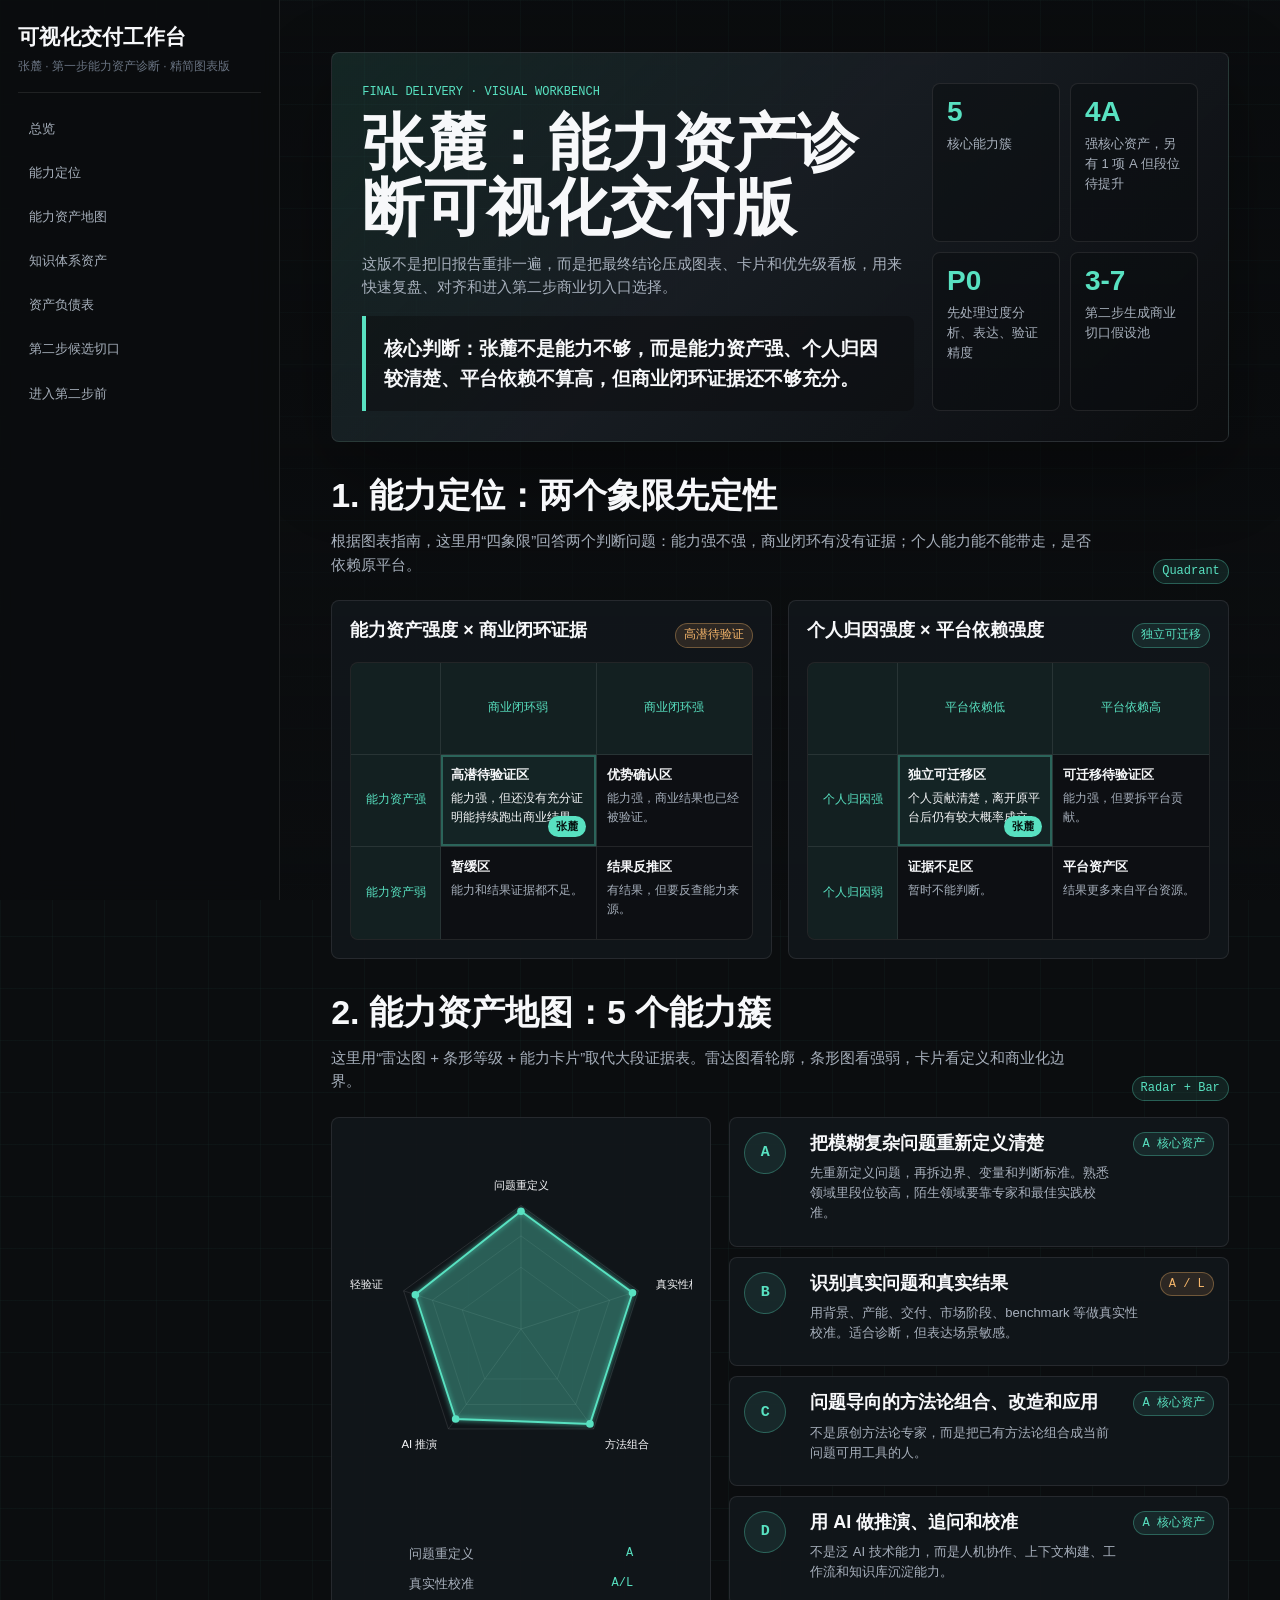
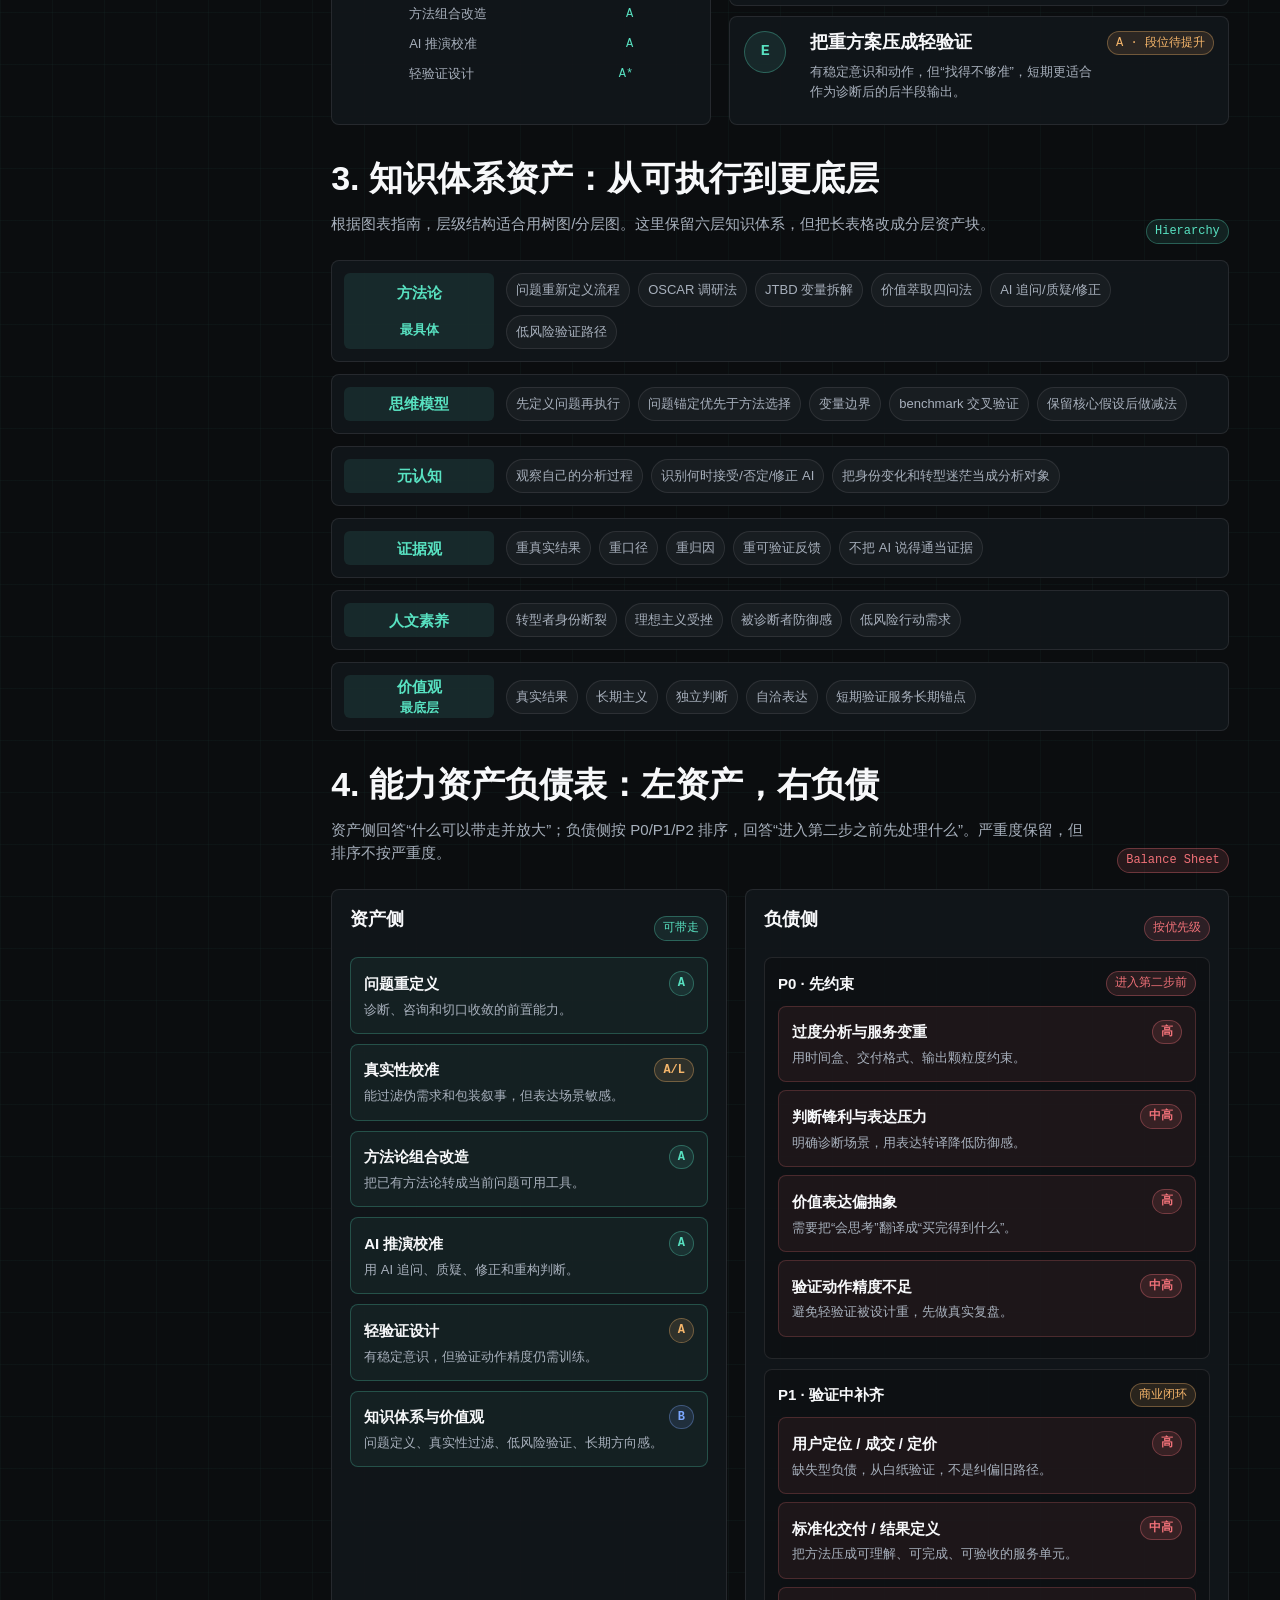
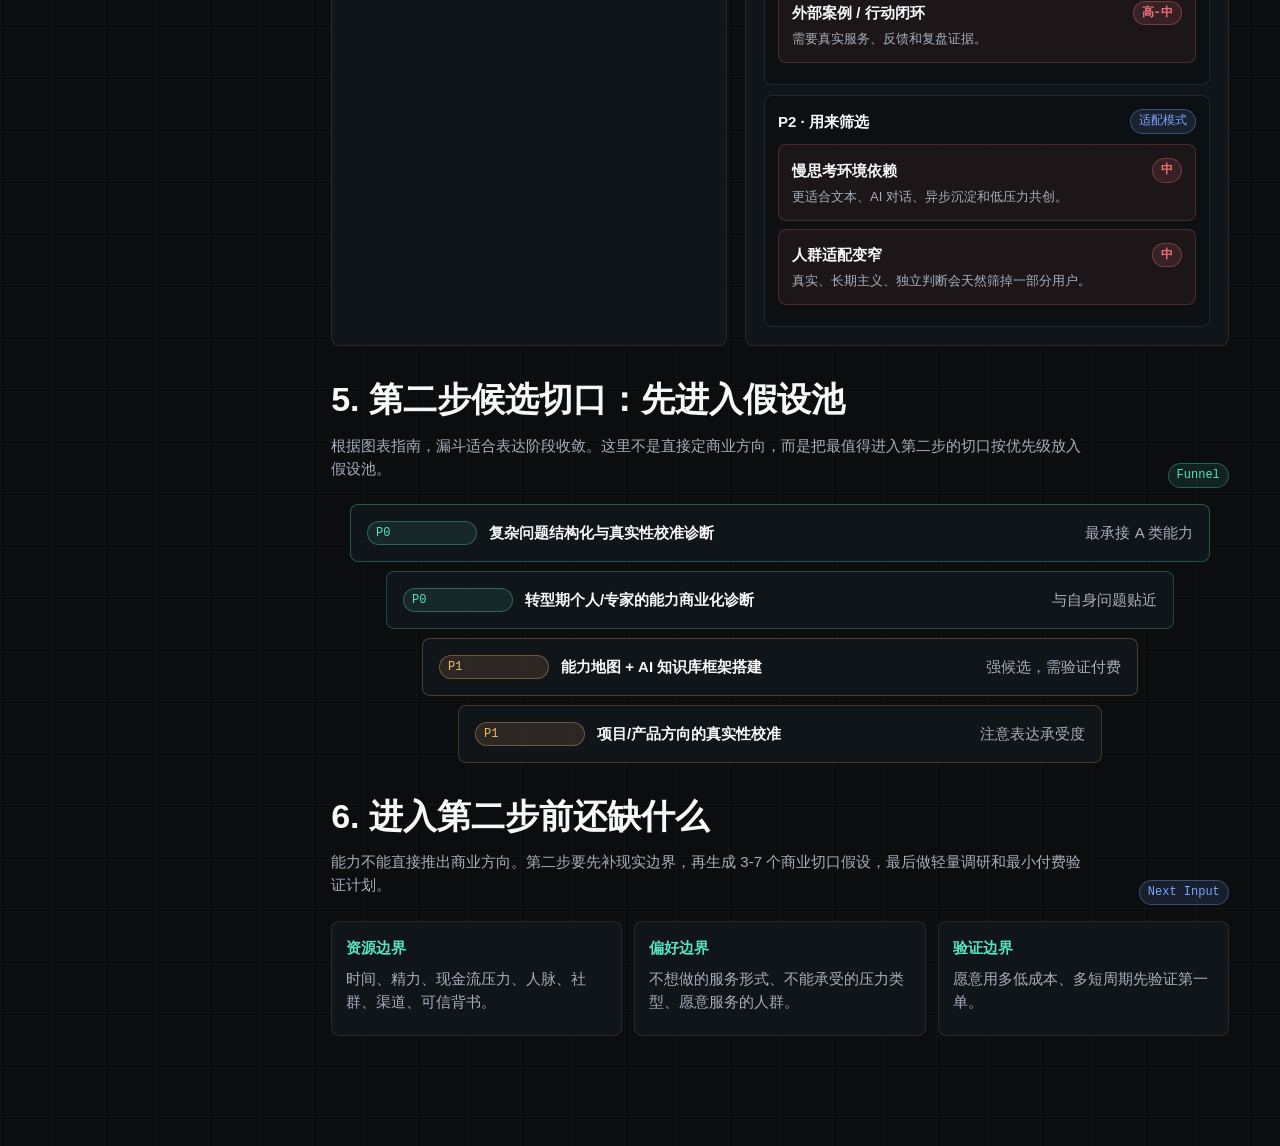
<file: ai_intake_app/static/deliverables/zhanglu-ability-assets-final-workbench.html>
<!doctype html>
<html lang="zh-CN">
<head>
  <meta charset="utf-8">
  <meta name="viewport" content="width=device-width, initial-scale=1">
  <title>张麓：第一步能力资产诊断可视化交付版</title>
  <style>
    :root {
      --bg: #0B0D0F;
      --panel: rgba(18, 22, 27, .92);
      --panel-2: rgba(27, 32, 39, .88);
      --ink: #F7F8FA;
      --muted: #A7B0BC;
      --dim: #697382;
      --line: rgba(255,255,255,.09);
      --line-strong: rgba(255,255,255,.16);
      --green: #58E1C1;
      --green-2: #3BB89A;
      --green-soft: rgba(88,225,193,.10);
      --red: #F07178;
      --red-soft: rgba(240,113,120,.12);
      --amber: #F6B66B;
      --amber-soft: rgba(246,182,107,.12);
      --blue: #7BA7FF;
      --blue-soft: rgba(123,167,255,.12);
      --radius: 8px;
      --sans: "Noto Sans SC", "PingFang SC", "Microsoft YaHei", -apple-system, BlinkMacSystemFont, "Segoe UI", sans-serif;
      --mono: "SFMono-Regular", "Menlo", "Consolas", ui-monospace, monospace;
    }
    * { box-sizing: border-box; }
    html { scroll-behavior: smooth; }
    body {
      margin: 0;
      color: var(--ink);
      font-family: var(--sans);
      font-size: 15px;
      line-height: 1.55;
      background:
        linear-gradient(rgba(88,225,193,.03) 1px, transparent 1px),
        linear-gradient(90deg, rgba(88,225,193,.03) 1px, transparent 1px),
        var(--bg);
      background-size: 52px 52px;
      -webkit-font-smoothing: antialiased;
    }
    body::before {
      content: "";
      position: fixed;
      inset: 0;
      pointer-events: none;
      background: linear-gradient(180deg, rgba(11,13,15,.12), rgba(11,13,15,.96));
      z-index: -1;
    }
    .shell { display: grid; grid-template-columns: 280px minmax(0, 1fr); min-height: 100vh; }
    aside {
      position: sticky;
      top: 0;
      height: 100vh;
      overflow: auto;
      padding: 24px 18px;
      border-right: 1px solid var(--line);
      background: rgba(11,13,15,.86);
      backdrop-filter: blur(18px);
    }
    .brand { padding-bottom: 16px; border-bottom: 1px solid var(--line); }
    .brand h1 { margin: 0 0 8px; font-size: 21px; line-height: 1.2; }
    .brand p { margin: 0; color: var(--dim); font-size: 12px; }
    nav { display: grid; gap: 4px; margin-top: 16px; }
    nav a {
      color: var(--muted);
      text-decoration: none;
      padding: 9px 10px;
      border-radius: 6px;
      font-size: 13px;
      border: 1px solid transparent;
    }
    nav a:hover { color: var(--green); background: var(--green-soft); border-color: rgba(88,225,193,.26); }
    main { max-width: 1320px; width: 100%; padding: 34px clamp(20px, 4vw, 64px) 76px; }
    section { margin: 18px 0 34px; }
    .hero {
      padding: 30px;
      border: 1px solid var(--line);
      border-radius: var(--radius);
      background: linear-gradient(135deg, rgba(88,225,193,.12), rgba(27,32,39,.82) 46%, rgba(11,13,15,.88));
      box-shadow: 0 26px 80px rgba(0,0,0,.32);
    }
    .eyebrow { color: var(--green); font-family: var(--mono); font-size: 12px; letter-spacing: 0; }
    h1 { margin: 8px 0 12px; font-size: clamp(34px, 5vw, 62px); line-height: 1.05; }
    h2 { margin: 0 0 14px; font-size: clamp(24px, 3vw, 34px); line-height: 1.15; }
    h3 { margin: 0 0 10px; font-size: 18px; line-height: 1.3; }
    p { margin: 8px 0; }
    .muted { color: var(--muted); }
    .hero-grid { display: grid; grid-template-columns: 1.35fr .65fr; gap: 18px; align-items: stretch; }
    .hero-statement {
      margin-top: 18px;
      padding: 18px;
      border-left: 4px solid var(--green);
      background: rgba(11,13,15,.46);
      border-radius: 0 var(--radius) var(--radius) 0;
      font-size: 19px;
      font-weight: 800;
    }
    .metric-grid { display: grid; grid-template-columns: repeat(2, minmax(0, 1fr)); gap: 10px; }
    .metric {
      padding: 14px;
      min-height: 104px;
      border: 1px solid var(--line);
      border-radius: var(--radius);
      background: rgba(11,13,15,.48);
    }
    .metric strong { display: block; color: var(--green); font-size: 28px; line-height: 1; }
    .metric span { display: block; margin-top: 8px; color: var(--muted); font-size: 13px; }
    .grid-2 { display: grid; grid-template-columns: repeat(2, minmax(0, 1fr)); gap: 16px; }
    .grid-3 { display: grid; grid-template-columns: repeat(3, minmax(0, 1fr)); gap: 16px; }
    .panel {
      padding: 18px;
      border: 1px solid var(--line);
      border-radius: var(--radius);
      background: var(--panel);
    }
    .panel.soft { background: var(--panel-2); }
    .tag {
      display: inline-flex;
      align-items: center;
      min-height: 24px;
      padding: 2px 8px;
      border-radius: 999px;
      border: 1px solid rgba(88,225,193,.32);
      color: var(--green);
      background: var(--green-soft);
      font-family: var(--mono);
      font-size: 12px;
      white-space: nowrap;
    }
    .tag.red { color: var(--red); border-color: rgba(240,113,120,.34); background: var(--red-soft); }
    .tag.amber { color: var(--amber); border-color: rgba(246,182,107,.34); background: var(--amber-soft); }
    .tag.blue { color: var(--blue); border-color: rgba(123,167,255,.34); background: var(--blue-soft); }
    .section-head { display: flex; justify-content: space-between; gap: 16px; align-items: flex-end; margin: 0 0 16px; }
    .section-head p { max-width: 760px; color: var(--muted); }

    .quadrants { display: grid; grid-template-columns: repeat(2, minmax(0, 1fr)); gap: 16px; }
    .quad-title { display: flex; justify-content: space-between; gap: 10px; align-items: center; margin-bottom: 10px; }
    .quad {
      display: grid;
      grid-template-columns: 90px 1fr 1fr;
      border: 1px solid var(--line);
      border-radius: var(--radius);
      overflow: hidden;
      background: rgba(11,13,15,.46);
    }
    .cell {
      min-height: 92px;
      padding: 10px;
      border-right: 1px solid var(--line);
      border-bottom: 1px solid var(--line);
      color: var(--muted);
      font-size: 12px;
    }
    .cell:nth-child(3n) { border-right: 0; }
    .cell:nth-last-child(-n+3) { border-bottom: 0; }
    .axis { display: flex; align-items: center; justify-content: center; text-align: center; color: var(--green); background: rgba(88,225,193,.08); font-family: var(--mono); }
    .hit { position: relative; background: var(--green-soft); box-shadow: inset 0 0 0 2px rgba(88,225,193,.34); color: var(--ink); }
    .hit::after {
      content: "张麓";
      position: absolute;
      right: 10px;
      bottom: 9px;
      padding: 2px 8px;
      border-radius: 999px;
      background: var(--green);
      color: #06110f;
      font-weight: 900;
      font-size: 11px;
    }
    .cell strong { display: block; margin-bottom: 4px; color: var(--ink); font-size: 13px; }

    .capability-layout { display: grid; grid-template-columns: 380px minmax(0, 1fr); gap: 18px; align-items: stretch; }
    .radar-card { display: grid; place-items: center; min-height: 420px; }
    .radar { width: min(100%, 350px); height: auto; }
    .cap-list { display: grid; gap: 10px; }
    .cap-card {
      display: grid;
      grid-template-columns: 54px minmax(0, 1fr) auto;
      gap: 12px;
      align-items: start;
      padding: 14px;
      border: 1px solid var(--line);
      border-radius: var(--radius);
      background: var(--panel);
    }
    .cap-letter {
      display: grid;
      place-items: center;
      width: 42px;
      height: 42px;
      border-radius: 50%;
      border: 1px solid rgba(88,225,193,.32);
      background: var(--green-soft);
      color: var(--green);
      font-family: var(--mono);
      font-weight: 900;
    }
    .cap-card h3 { margin-bottom: 4px; }
    .cap-card p { color: var(--muted); font-size: 13px; }
    .bars { display: grid; gap: 10px; }
    .bar-row { display: grid; grid-template-columns: 160px minmax(0, 1fr) 44px; gap: 10px; align-items: center; }
    .bar-name { color: var(--muted); font-size: 13px; }
    .bar-track { height: 10px; border-radius: 999px; background: rgba(255,255,255,.08); overflow: hidden; }
    .bar-fill { height: 100%; border-radius: inherit; background: linear-gradient(90deg, var(--green), var(--blue)); }
    .bar-score { color: var(--green); font-family: var(--mono); font-size: 12px; text-align: right; }

    .knowledge-map { display: grid; gap: 12px; }
    .k-row {
      display: grid;
      grid-template-columns: 150px minmax(0, 1fr);
      gap: 12px;
      align-items: stretch;
      padding: 12px;
      border: 1px solid var(--line);
      border-radius: var(--radius);
      background: var(--panel);
    }
    .k-layer {
      display: grid;
      place-items: center;
      text-align: center;
      border-radius: 6px;
      background: var(--green-soft);
      color: var(--green);
      font-weight: 900;
    }
    .k-assets { display: flex; flex-wrap: wrap; gap: 8px; align-content: center; }
    .chip {
      padding: 6px 9px;
      border: 1px solid var(--line);
      border-radius: 999px;
      background: rgba(255,255,255,.035);
      color: var(--muted);
      font-size: 13px;
    }

    .balance-visual { display: grid; grid-template-columns: .9fr 1.1fr; gap: 18px; }
    .asset-list, .debt-lanes { display: grid; gap: 10px; }
    .asset-item, .debt-item {
      padding: 13px;
      border-radius: var(--radius);
      border: 1px solid var(--line);
      background: var(--panel);
    }
    .asset-item { border-color: rgba(88,225,193,.25); background: rgba(88,225,193,.055); }
    .debt-lane { padding: 13px; border: 1px solid var(--line); border-radius: var(--radius); background: rgba(11,13,15,.38); }
    .lane-head { display: flex; justify-content: space-between; align-items: center; margin-bottom: 10px; }
    .debt-item { margin: 8px 0; border-color: rgba(240,113,120,.22); background: rgba(240,113,120,.07); }
    .item-title { display: flex; justify-content: space-between; gap: 10px; align-items: center; margin-bottom: 4px; font-weight: 850; }
    .item-desc { color: var(--muted); font-size: 13px; }

    .funnel { display: grid; gap: 9px; max-width: 860px; margin: 0 auto; }
    .funnel-step {
      min-height: 58px;
      display: grid;
      grid-template-columns: 110px minmax(0, 1fr) auto;
      gap: 12px;
      align-items: center;
      padding: 12px 16px;
      border: 1px solid var(--line);
      border-radius: var(--radius);
      background: var(--panel);
    }
    .funnel-step:nth-child(1) { margin-inline: 0; border-color: rgba(88,225,193,.32); }
    .funnel-step:nth-child(2) { margin-inline: 36px; border-color: rgba(88,225,193,.24); }
    .funnel-step:nth-child(3) { margin-inline: 72px; border-color: rgba(246,182,107,.26); }
    .funnel-step:nth-child(4) { margin-inline: 108px; border-color: rgba(246,182,107,.22); }
    .next-info { display: grid; grid-template-columns: repeat(3, minmax(0, 1fr)); gap: 12px; }
    .info-box { padding: 14px; border: 1px solid var(--line); border-radius: var(--radius); background: var(--panel); }
    .info-box strong { color: var(--green); }

    @media (max-width: 1040px) {
      .shell { grid-template-columns: 1fr; }
      aside { position: relative; height: auto; border-right: 0; border-bottom: 1px solid var(--line); }
      .hero-grid, .capability-layout, .balance-visual, .quadrants, .grid-2, .grid-3, .next-info { grid-template-columns: 1fr; }
      .funnel-step { margin-inline: 0 !important; }
    }
    @media (max-width: 680px) {
      main { padding: 18px; }
      .hero { padding: 20px; }
      .metric-grid { grid-template-columns: 1fr; }
      .quad { grid-template-columns: 1fr; }
      .cell { border-right: 0; }
      .axis.empty { display: none; }
      .cap-card { grid-template-columns: 44px minmax(0, 1fr); }
      .cap-card .tag { grid-column: 2; width: fit-content; }
      .bar-row, .k-row, .funnel-step { grid-template-columns: 1fr; }
    }
  </style>
</head>
<body>
  <div class="shell">
    <aside>
      <div class="brand">
        <h1>可视化交付工作台</h1>
        <p>张麓 · 第一步能力资产诊断 · 精简图表版</p>
      </div>
      <nav>
        <a href="#overview">总览</a>
        <a href="#position">能力定位</a>
        <a href="#capability">能力资产地图</a>
        <a href="#knowledge">知识体系资产</a>
        <a href="#balance">资产负债表</a>
        <a href="#entry">第二步候选切口</a>
        <a href="#next">进入第二步前</a>
      </nav>
    </aside>
    <main>
      <section class="hero" id="overview">
        <div class="hero-grid">
          <div>
            <div class="eyebrow">FINAL DELIVERY · VISUAL WORKBENCH</div>
            <h1>张麓：能力资产诊断可视化交付版</h1>
            <p class="muted">这版不是把旧报告重排一遍，而是把最终结论压成图表、卡片和优先级看板，用来快速复盘、对齐和进入第二步商业切入口选择。</p>
            <div class="hero-statement">核心判断：张麓不是能力不够，而是能力资产强、个人归因较清楚、平台依赖不算高，但商业闭环证据还不够充分。</div>
          </div>
          <div class="metric-grid">
            <div class="metric"><strong>5</strong><span>核心能力簇</span></div>
            <div class="metric"><strong>4A</strong><span>强核心资产，另有 1 项 A 但段位待提升</span></div>
            <div class="metric"><strong>P0</strong><span>先处理过度分析、表达、验证精度</span></div>
            <div class="metric"><strong>3-7</strong><span>第二步生成商业切口假设池</span></div>
          </div>
        </div>
      </section>

      <section id="position">
        <div class="section-head">
          <div>
            <h2>1. 能力定位：两个象限先定性</h2>
            <p>根据图表指南，这里用“四象限”回答两个判断问题：能力强不强，商业闭环有没有证据；个人能力能不能带走，是否依赖原平台。</p>
          </div>
          <span class="tag">Quadrant</span>
        </div>
        <div class="quadrants">
          <div class="panel">
            <div class="quad-title"><h3>能力资产强度 × 商业闭环证据</h3><span class="tag amber">高潜待验证</span></div>
            <div class="quad">
              <div class="cell axis empty"></div>
              <div class="cell axis">商业闭环弱</div>
              <div class="cell axis">商业闭环强</div>
              <div class="cell axis">能力资产强</div>
              <div class="cell hit"><strong>高潜待验证区</strong>能力强，但还没有充分证明能持续跑出商业结果。</div>
              <div class="cell"><strong>优势确认区</strong>能力强，商业结果也已经被验证。</div>
              <div class="cell axis">能力资产弱</div>
              <div class="cell"><strong>暂缓区</strong>能力和结果证据都不足。</div>
              <div class="cell"><strong>结果反推区</strong>有结果，但要反查能力来源。</div>
            </div>
          </div>
          <div class="panel">
            <div class="quad-title"><h3>个人归因强度 × 平台依赖强度</h3><span class="tag">独立可迁移</span></div>
            <div class="quad">
              <div class="cell axis empty"></div>
              <div class="cell axis">平台依赖低</div>
              <div class="cell axis">平台依赖高</div>
              <div class="cell axis">个人归因强</div>
              <div class="cell hit"><strong>独立可迁移区</strong>个人贡献清楚，离开原平台后仍有较大概率成立。</div>
              <div class="cell"><strong>可迁移待验证区</strong>能力强，但要拆平台贡献。</div>
              <div class="cell axis">个人归因弱</div>
              <div class="cell"><strong>证据不足区</strong>暂时不能判断。</div>
              <div class="cell"><strong>平台资产区</strong>结果更多来自平台资源。</div>
            </div>
          </div>
        </div>
      </section>

      <section id="capability">
        <div class="section-head">
          <div>
            <h2>2. 能力资产地图：5 个能力簇</h2>
            <p>这里用“雷达图 + 条形等级 + 能力卡片”取代大段证据表。雷达图看轮廓，条形图看强弱，卡片看定义和商业化边界。</p>
          </div>
          <span class="tag">Radar + Bar</span>
        </div>
        <div class="capability-layout">
          <div class="panel radar-card">
            <svg class="radar" viewBox="0 0 360 360" role="img" aria-label="张麓能力雷达图">
              <defs>
                <filter id="glow"><feGaussianBlur stdDeviation="3" result="blur"/><feMerge><feMergeNode in="blur"/><feMergeNode in="SourceGraphic"/></feMerge></filter>
              </defs>
              <g transform="translate(180 180)">
                <polygon points="0,-130 123.6,-40.2 76.4,105.2 -76.4,105.2 -123.6,-40.2" fill="none" stroke="rgba(255,255,255,.11)"/>
                <polygon points="0,-98 93.2,-30.3 57.6,79.4 -57.6,79.4 -93.2,-30.3" fill="none" stroke="rgba(255,255,255,.09)"/>
                <polygon points="0,-65 61.8,-20.1 38.2,52.6 -38.2,52.6 -61.8,-20.1" fill="none" stroke="rgba(255,255,255,.08)"/>
                <line x1="0" y1="0" x2="0" y2="-130" stroke="rgba(255,255,255,.1)"/>
                <line x1="0" y1="0" x2="123.6" y2="-40.2" stroke="rgba(255,255,255,.1)"/>
                <line x1="0" y1="0" x2="76.4" y2="105.2" stroke="rgba(255,255,255,.1)"/>
                <line x1="0" y1="0" x2="-76.4" y2="105.2" stroke="rgba(255,255,255,.1)"/>
                <line x1="0" y1="0" x2="-123.6" y2="-40.2" stroke="rgba(255,255,255,.1)"/>
                <polygon points="0,-124 117.4,-38.2 72.6,99.9 -68.8,94.7 -111.2,-36.1" fill="rgba(88,225,193,.20)" stroke="#58E1C1" stroke-width="2" filter="url(#glow)"/>
                <circle cx="0" cy="-124" r="4" fill="#58E1C1"/>
                <circle cx="117.4" cy="-38.2" r="4" fill="#58E1C1"/>
                <circle cx="72.6" cy="99.9" r="4" fill="#58E1C1"/>
                <circle cx="-68.8" cy="94.7" r="4" fill="#58E1C1"/>
                <circle cx="-111.2" cy="-36.1" r="4" fill="#58E1C1"/>
                <text x="0" y="-147" text-anchor="middle" fill="#F7F8FA" font-size="12">问题重定义</text>
                <text x="142" y="-43" text-anchor="start" fill="#F7F8FA" font-size="12">真实性校准</text>
                <text x="88" y="125" text-anchor="start" fill="#F7F8FA" font-size="12">方法组合</text>
                <text x="-88" y="125" text-anchor="end" fill="#F7F8FA" font-size="12">AI 推演</text>
                <text x="-145" y="-43" text-anchor="end" fill="#F7F8FA" font-size="12">轻验证</text>
              </g>
            </svg>
            <div class="bars">
              <div class="bar-row"><span class="bar-name">问题重定义</span><span class="bar-track"><span class="bar-fill" style="width:95%"></span></span><span class="bar-score">A</span></div>
              <div class="bar-row"><span class="bar-name">真实性校准</span><span class="bar-track"><span class="bar-fill" style="width:95%"></span></span><span class="bar-score">A/L</span></div>
              <div class="bar-row"><span class="bar-name">方法组合改造</span><span class="bar-track"><span class="bar-fill" style="width:90%"></span></span><span class="bar-score">A</span></div>
              <div class="bar-row"><span class="bar-name">AI 推演校准</span><span class="bar-track"><span class="bar-fill" style="width:90%"></span></span><span class="bar-score">A</span></div>
              <div class="bar-row"><span class="bar-name">轻验证设计</span><span class="bar-track"><span class="bar-fill" style="width:82%"></span></span><span class="bar-score">A*</span></div>
            </div>
          </div>
          <div class="cap-list">
            <div class="cap-card">
              <div class="cap-letter">A</div>
              <div><h3>把模糊复杂问题重新定义清楚</h3><p>先重新定义问题，再拆边界、变量和判断标准。熟悉领域里段位较高，陌生领域要靠专家和最佳实践校准。</p></div>
              <span class="tag">A 核心资产</span>
            </div>
            <div class="cap-card">
              <div class="cap-letter">B</div>
              <div><h3>识别真实问题和真实结果</h3><p>用背景、产能、交付、市场阶段、benchmark 等做真实性校准。适合诊断，但表达场景敏感。</p></div>
              <span class="tag amber">A / L</span>
            </div>
            <div class="cap-card">
              <div class="cap-letter">C</div>
              <div><h3>问题导向的方法论组合、改造和应用</h3><p>不是原创方法论专家，而是把已有方法论组合成当前问题可用工具的人。</p></div>
              <span class="tag">A 核心资产</span>
            </div>
            <div class="cap-card">
              <div class="cap-letter">D</div>
              <div><h3>用 AI 做推演、追问和校准</h3><p>不是泛 AI 技术能力，而是人机协作、上下文构建、工作流和知识库沉淀能力。</p></div>
              <span class="tag">A 核心资产</span>
            </div>
            <div class="cap-card">
              <div class="cap-letter">E</div>
              <div><h3>把重方案压成轻验证</h3><p>有稳定意识和动作，但“找得不够准”，短期更适合作为诊断后的后半段输出。</p></div>
              <span class="tag amber">A · 段位待提升</span>
            </div>
          </div>
        </div>
      </section>

      <section id="knowledge">
        <div class="section-head">
          <div>
            <h2>3. 知识体系资产：从可执行到更底层</h2>
            <p>根据图表指南，层级结构适合用树图/分层图。这里保留六层知识体系，但把长表格改成分层资产块。</p>
          </div>
          <span class="tag">Hierarchy</span>
        </div>
        <div class="knowledge-map">
          <div class="k-row">
            <div class="k-layer">方法论<br><small>最具体</small></div>
            <div class="k-assets">
              <span class="chip">问题重新定义流程</span><span class="chip">OSCAR 调研法</span><span class="chip">JTBD 变量拆解</span><span class="chip">价值萃取四问法</span><span class="chip">AI 追问/质疑/修正</span><span class="chip">低风险验证路径</span>
            </div>
          </div>
          <div class="k-row">
            <div class="k-layer">思维模型</div>
            <div class="k-assets">
              <span class="chip">先定义问题再执行</span><span class="chip">问题锚定优先于方法选择</span><span class="chip">变量边界</span><span class="chip">benchmark 交叉验证</span><span class="chip">保留核心假设后做减法</span>
            </div>
          </div>
          <div class="k-row">
            <div class="k-layer">元认知</div>
            <div class="k-assets">
              <span class="chip">观察自己的分析过程</span><span class="chip">识别何时接受/否定/修正 AI</span><span class="chip">把身份变化和转型迷茫当成分析对象</span>
            </div>
          </div>
          <div class="k-row">
            <div class="k-layer">证据观</div>
            <div class="k-assets">
              <span class="chip">重真实结果</span><span class="chip">重口径</span><span class="chip">重归因</span><span class="chip">重可验证反馈</span><span class="chip">不把 AI 说得通当证据</span>
            </div>
          </div>
          <div class="k-row">
            <div class="k-layer">人文素养</div>
            <div class="k-assets">
              <span class="chip">转型者身份断裂</span><span class="chip">理想主义受挫</span><span class="chip">被诊断者防御感</span><span class="chip">低风险行动需求</span>
            </div>
          </div>
          <div class="k-row">
            <div class="k-layer">价值观<br><small>最底层</small></div>
            <div class="k-assets">
              <span class="chip">真实结果</span><span class="chip">长期主义</span><span class="chip">独立判断</span><span class="chip">自洽表达</span><span class="chip">短期验证服务长期锚点</span>
            </div>
          </div>
        </div>
      </section>

      <section id="balance">
        <div class="section-head">
          <div>
            <h2>4. 能力资产负债表：左资产，右负债</h2>
            <p>资产侧回答“什么可以带走并放大”；负债侧按 P0/P1/P2 排序，回答“进入第二步之前先处理什么”。严重度保留，但排序不按严重度。</p>
          </div>
          <span class="tag red">Balance Sheet</span>
        </div>
        <div class="balance-visual">
          <div class="panel">
            <div class="section-head"><h3>资产侧</h3><span class="tag">可带走</span></div>
            <div class="asset-list">
              <div class="asset-item"><div class="item-title">问题重定义 <span class="tag">A</span></div><div class="item-desc">诊断、咨询和切口收敛的前置能力。</div></div>
              <div class="asset-item"><div class="item-title">真实性校准 <span class="tag amber">A/L</span></div><div class="item-desc">能过滤伪需求和包装叙事，但表达场景敏感。</div></div>
              <div class="asset-item"><div class="item-title">方法论组合改造 <span class="tag">A</span></div><div class="item-desc">把已有方法论转成当前问题可用工具。</div></div>
              <div class="asset-item"><div class="item-title">AI 推演校准 <span class="tag">A</span></div><div class="item-desc">用 AI 追问、质疑、修正和重构判断。</div></div>
              <div class="asset-item"><div class="item-title">轻验证设计 <span class="tag amber">A</span></div><div class="item-desc">有稳定意识，但验证动作精度仍需训练。</div></div>
              <div class="asset-item"><div class="item-title">知识体系与价值观 <span class="tag blue">B</span></div><div class="item-desc">问题定义、真实性过滤、低风险验证、长期方向感。</div></div>
            </div>
          </div>
          <div class="panel">
            <div class="section-head"><h3>负债侧</h3><span class="tag red">按优先级</span></div>
            <div class="debt-lanes">
              <div class="debt-lane">
                <div class="lane-head"><strong>P0 · 先约束</strong><span class="tag red">进入第二步前</span></div>
                <div class="debt-item"><div class="item-title">过度分析与服务变重 <span class="tag red">高</span></div><div class="item-desc">用时间盒、交付格式、输出颗粒度约束。</div></div>
                <div class="debt-item"><div class="item-title">判断锋利与表达压力 <span class="tag red">中高</span></div><div class="item-desc">明确诊断场景，用表达转译降低防御感。</div></div>
                <div class="debt-item"><div class="item-title">价值表达偏抽象 <span class="tag red">高</span></div><div class="item-desc">需要把“会思考”翻译成“买完得到什么”。</div></div>
                <div class="debt-item"><div class="item-title">验证动作精度不足 <span class="tag red">中高</span></div><div class="item-desc">避免轻验证被设计重，先做真实复盘。</div></div>
              </div>
              <div class="debt-lane">
                <div class="lane-head"><strong>P1 · 验证中补齐</strong><span class="tag amber">商业闭环</span></div>
                <div class="debt-item"><div class="item-title">用户定位 / 成交 / 定价 <span class="tag red">高</span></div><div class="item-desc">缺失型负债，从白纸验证，不是纠偏旧路径。</div></div>
                <div class="debt-item"><div class="item-title">标准化交付 / 结果定义 <span class="tag red">中高</span></div><div class="item-desc">把方法压成可理解、可完成、可验收的服务单元。</div></div>
                <div class="debt-item"><div class="item-title">外部案例 / 行动闭环 <span class="tag red">高-中</span></div><div class="item-desc">需要真实服务、反馈和复盘证据。</div></div>
              </div>
              <div class="debt-lane">
                <div class="lane-head"><strong>P2 · 用来筛选</strong><span class="tag blue">适配模式</span></div>
                <div class="debt-item"><div class="item-title">慢思考环境依赖 <span class="tag red">中</span></div><div class="item-desc">更适合文本、AI 对话、异步沉淀和低压力共创。</div></div>
                <div class="debt-item"><div class="item-title">人群适配变窄 <span class="tag red">中</span></div><div class="item-desc">真实、长期主义、独立判断会天然筛掉一部分用户。</div></div>
              </div>
            </div>
          </div>
        </div>
      </section>

      <section id="entry">
        <div class="section-head">
          <div>
            <h2>5. 第二步候选切口：先进入假设池</h2>
            <p>根据图表指南，漏斗适合表达阶段收敛。这里不是直接定商业方向，而是把最值得进入第二步的切口按优先级放入假设池。</p>
          </div>
          <span class="tag">Funnel</span>
        </div>
        <div class="funnel">
          <div class="funnel-step"><span class="tag">P0</span><strong>复杂问题结构化与真实性校准诊断</strong><span class="muted">最承接 A 类能力</span></div>
          <div class="funnel-step"><span class="tag">P0</span><strong>转型期个人/专家的能力商业化诊断</strong><span class="muted">与自身问题贴近</span></div>
          <div class="funnel-step"><span class="tag amber">P1</span><strong>能力地图 + AI 知识库框架搭建</strong><span class="muted">强候选，需验证付费</span></div>
          <div class="funnel-step"><span class="tag amber">P1</span><strong>项目/产品方向的真实性校准</strong><span class="muted">注意表达承受度</span></div>
        </div>
      </section>

      <section id="next">
        <div class="section-head">
          <div>
            <h2>6. 进入第二步前还缺什么</h2>
            <p>能力不能直接推出商业方向。第二步要先补现实边界，再生成 3-7 个商业切口假设，最后做轻量调研和最小付费验证计划。</p>
          </div>
          <span class="tag blue">Next Input</span>
        </div>
        <div class="next-info">
          <div class="info-box"><strong>资源边界</strong><p class="muted">时间、精力、现金流压力、人脉、社群、渠道、可信背书。</p></div>
          <div class="info-box"><strong>偏好边界</strong><p class="muted">不想做的服务形式、不能承受的压力类型、愿意服务的人群。</p></div>
          <div class="info-box"><strong>验证边界</strong><p class="muted">愿意用多低成本、多短周期先验证第一单。</p></div>
        </div>
      </section>
    </main>
  </div>
</body>
</html>
</file>
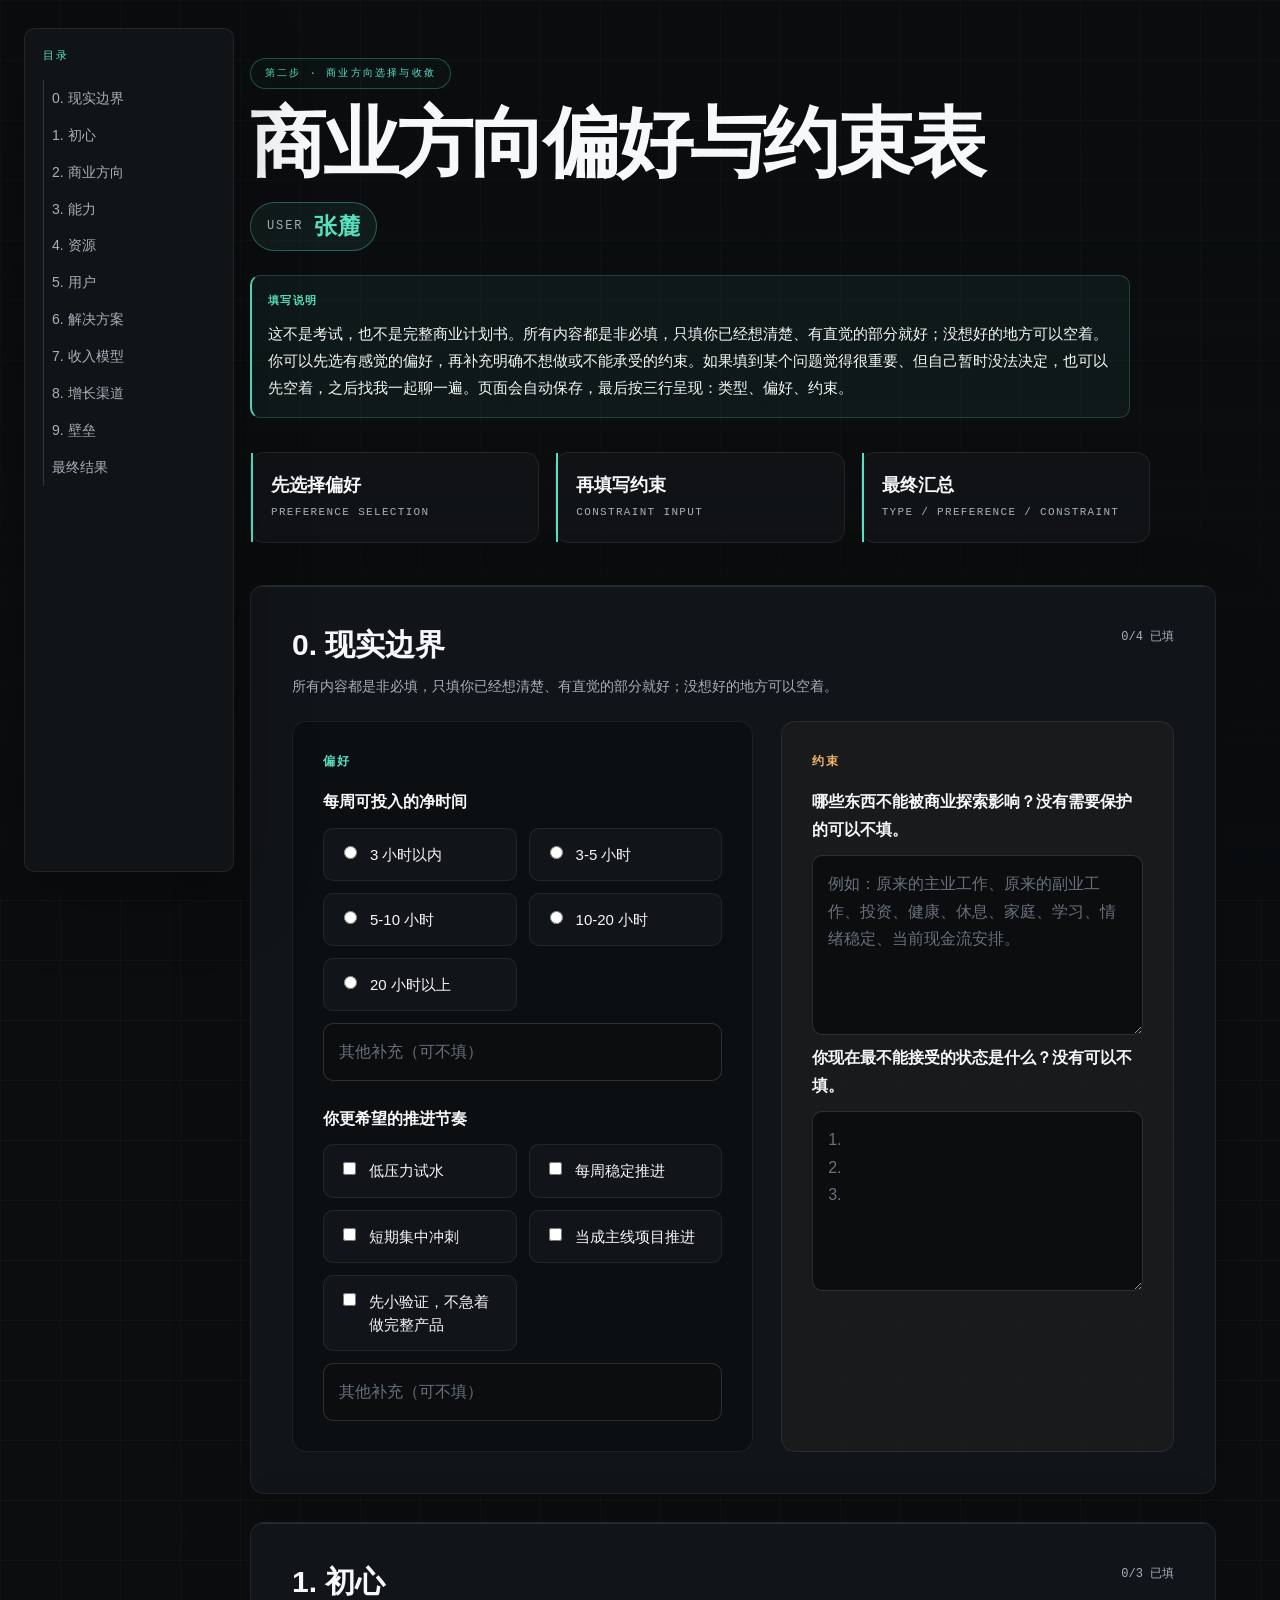
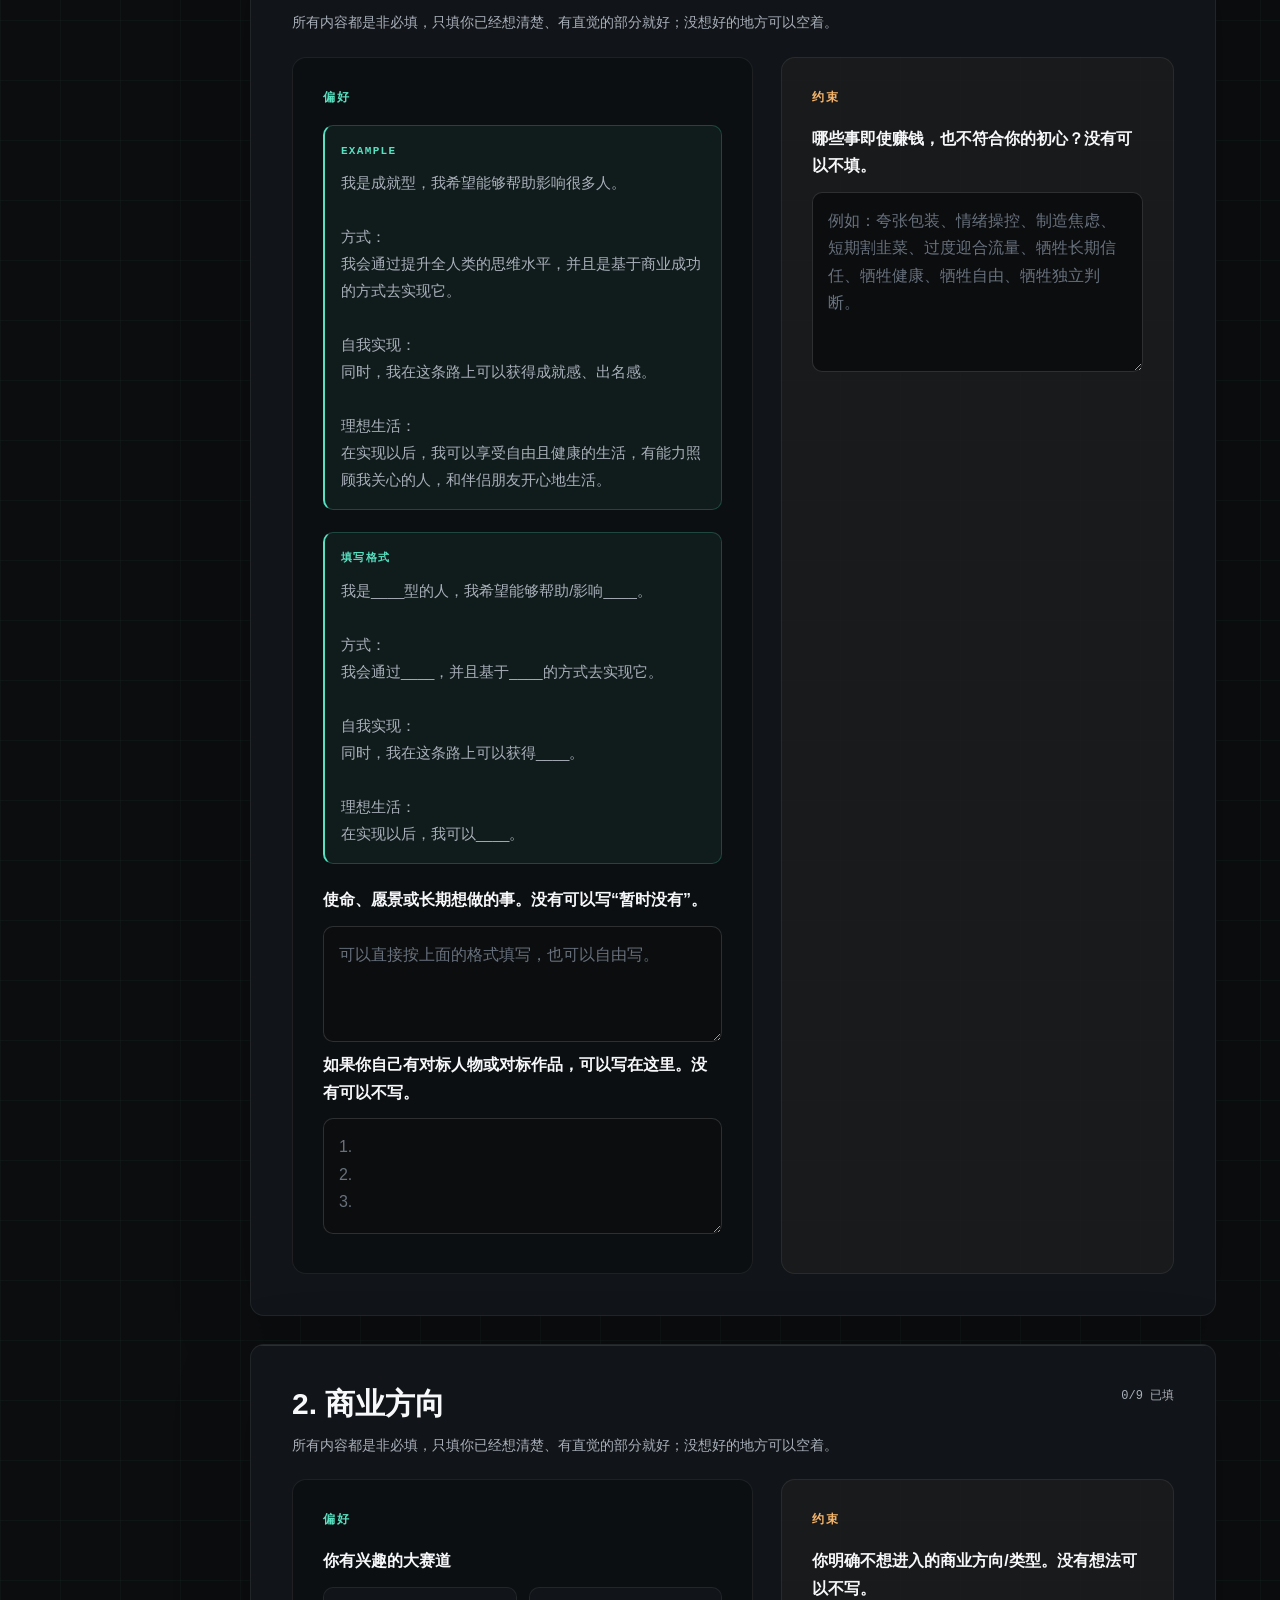
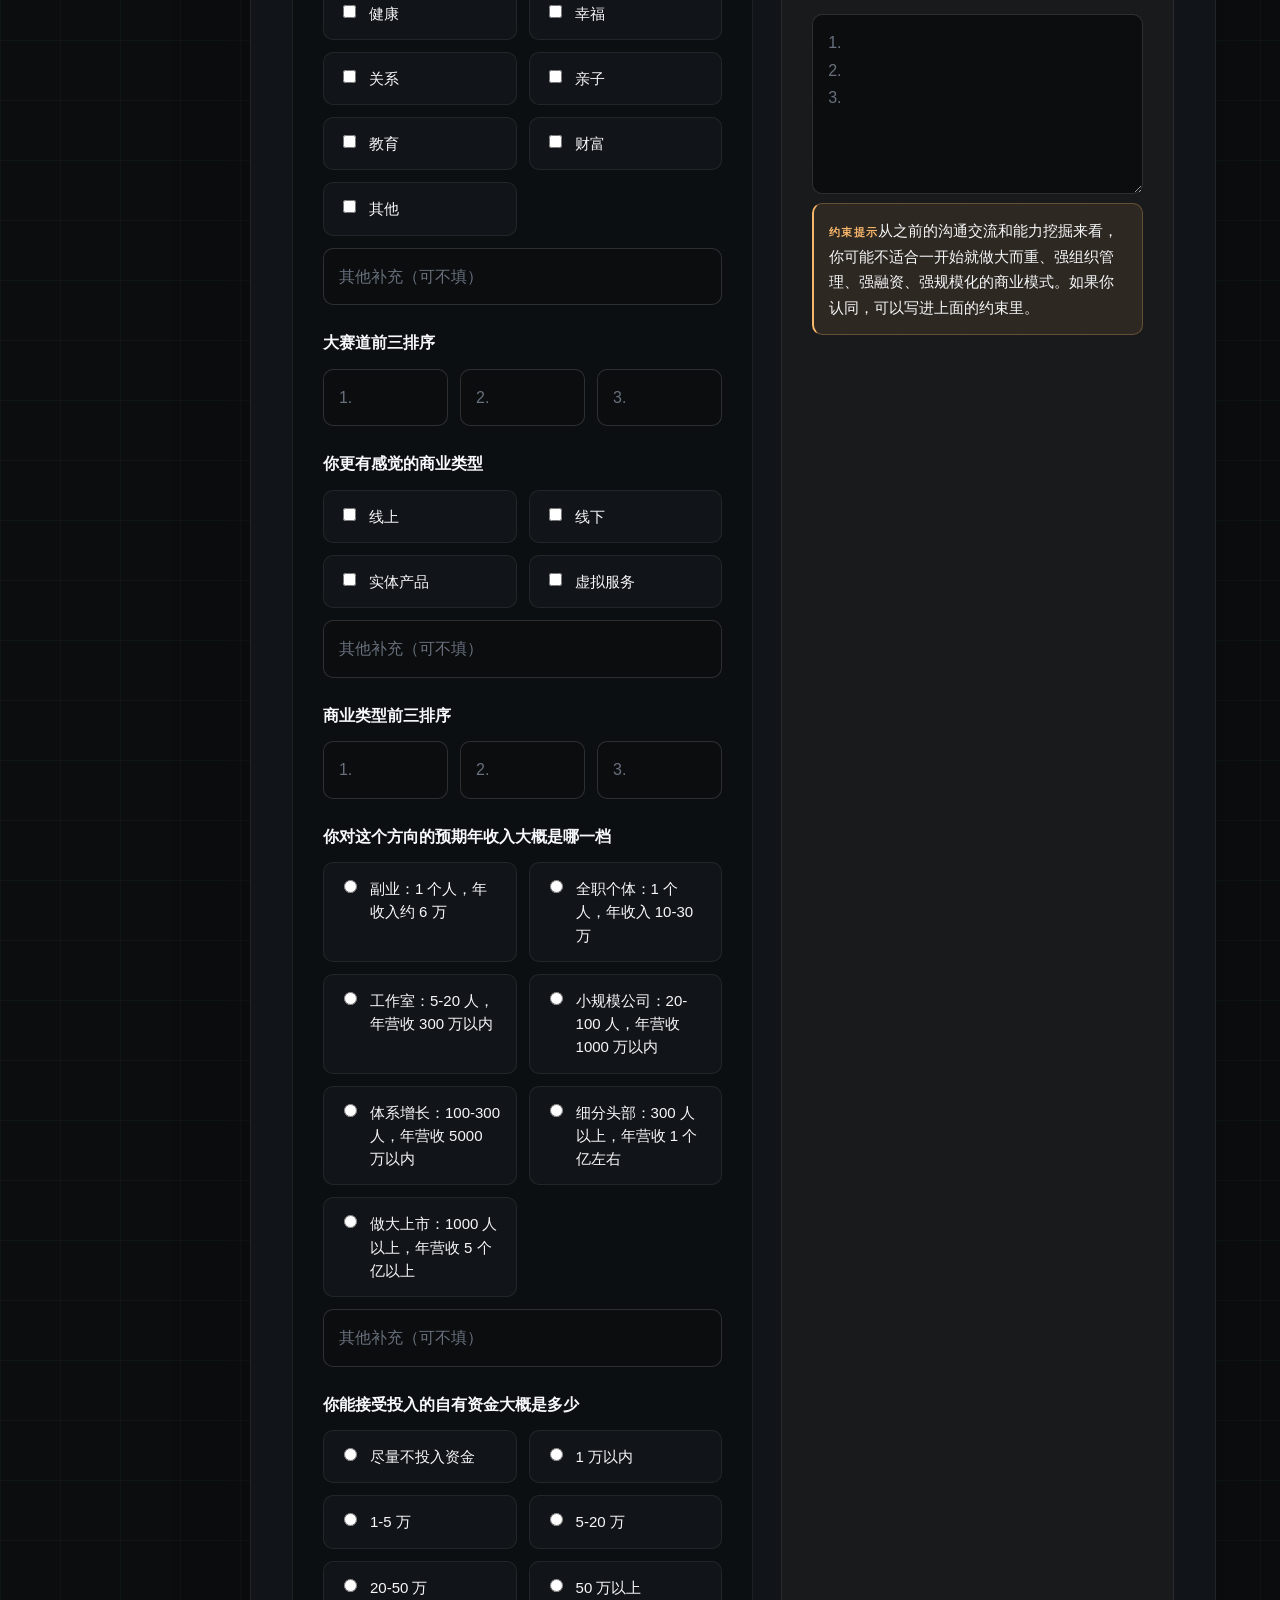
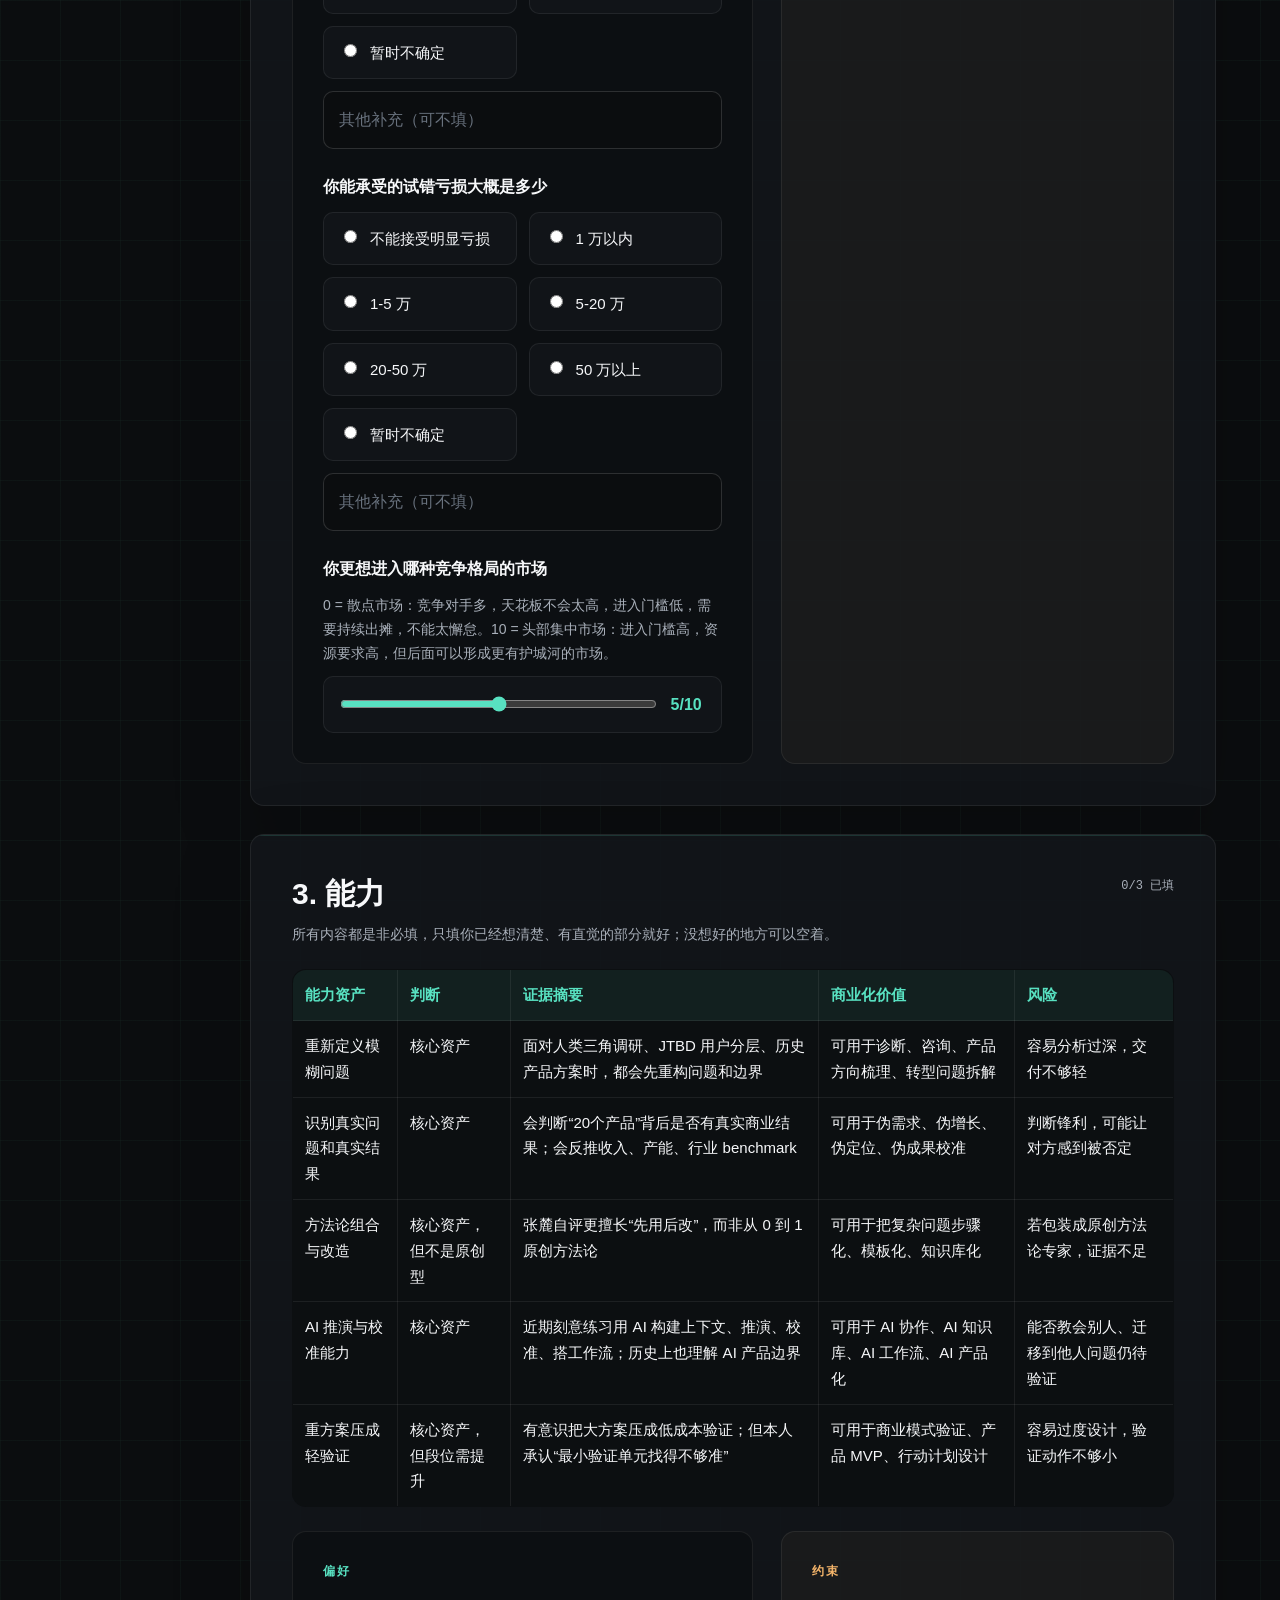
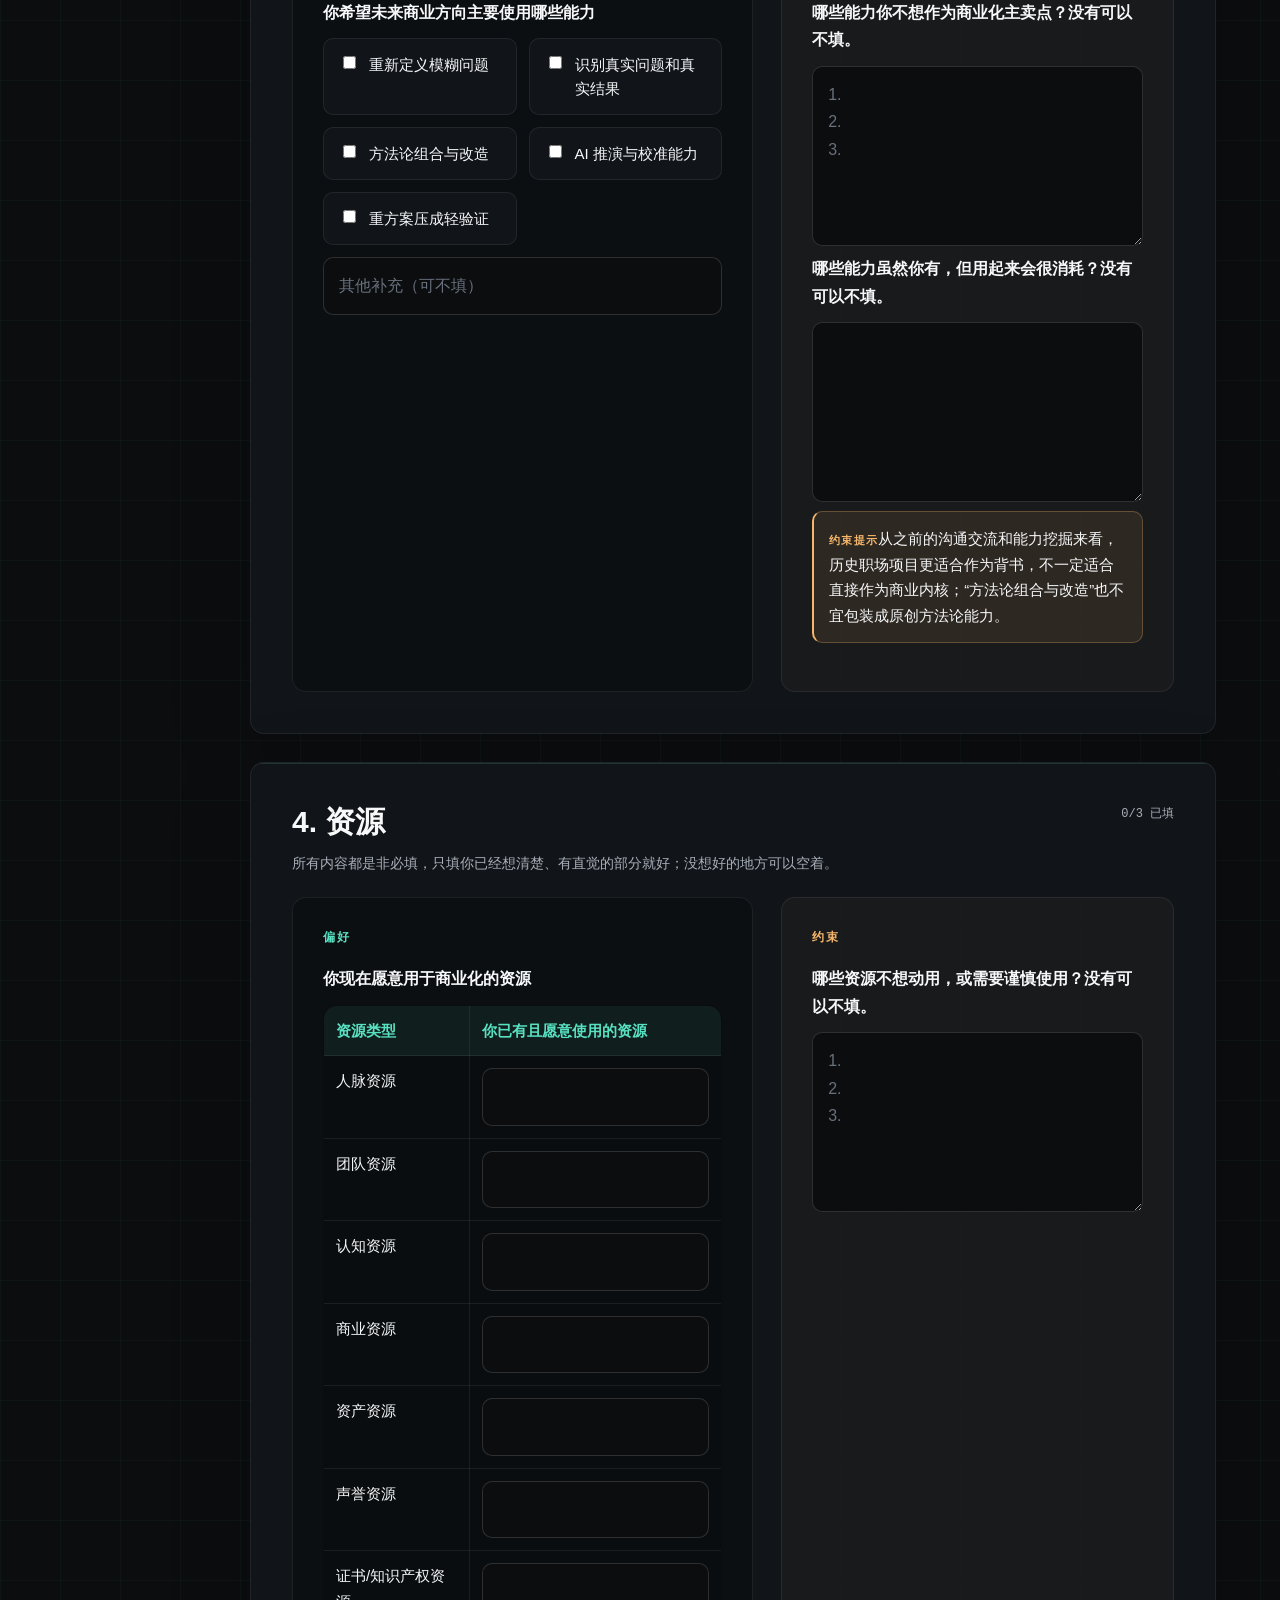
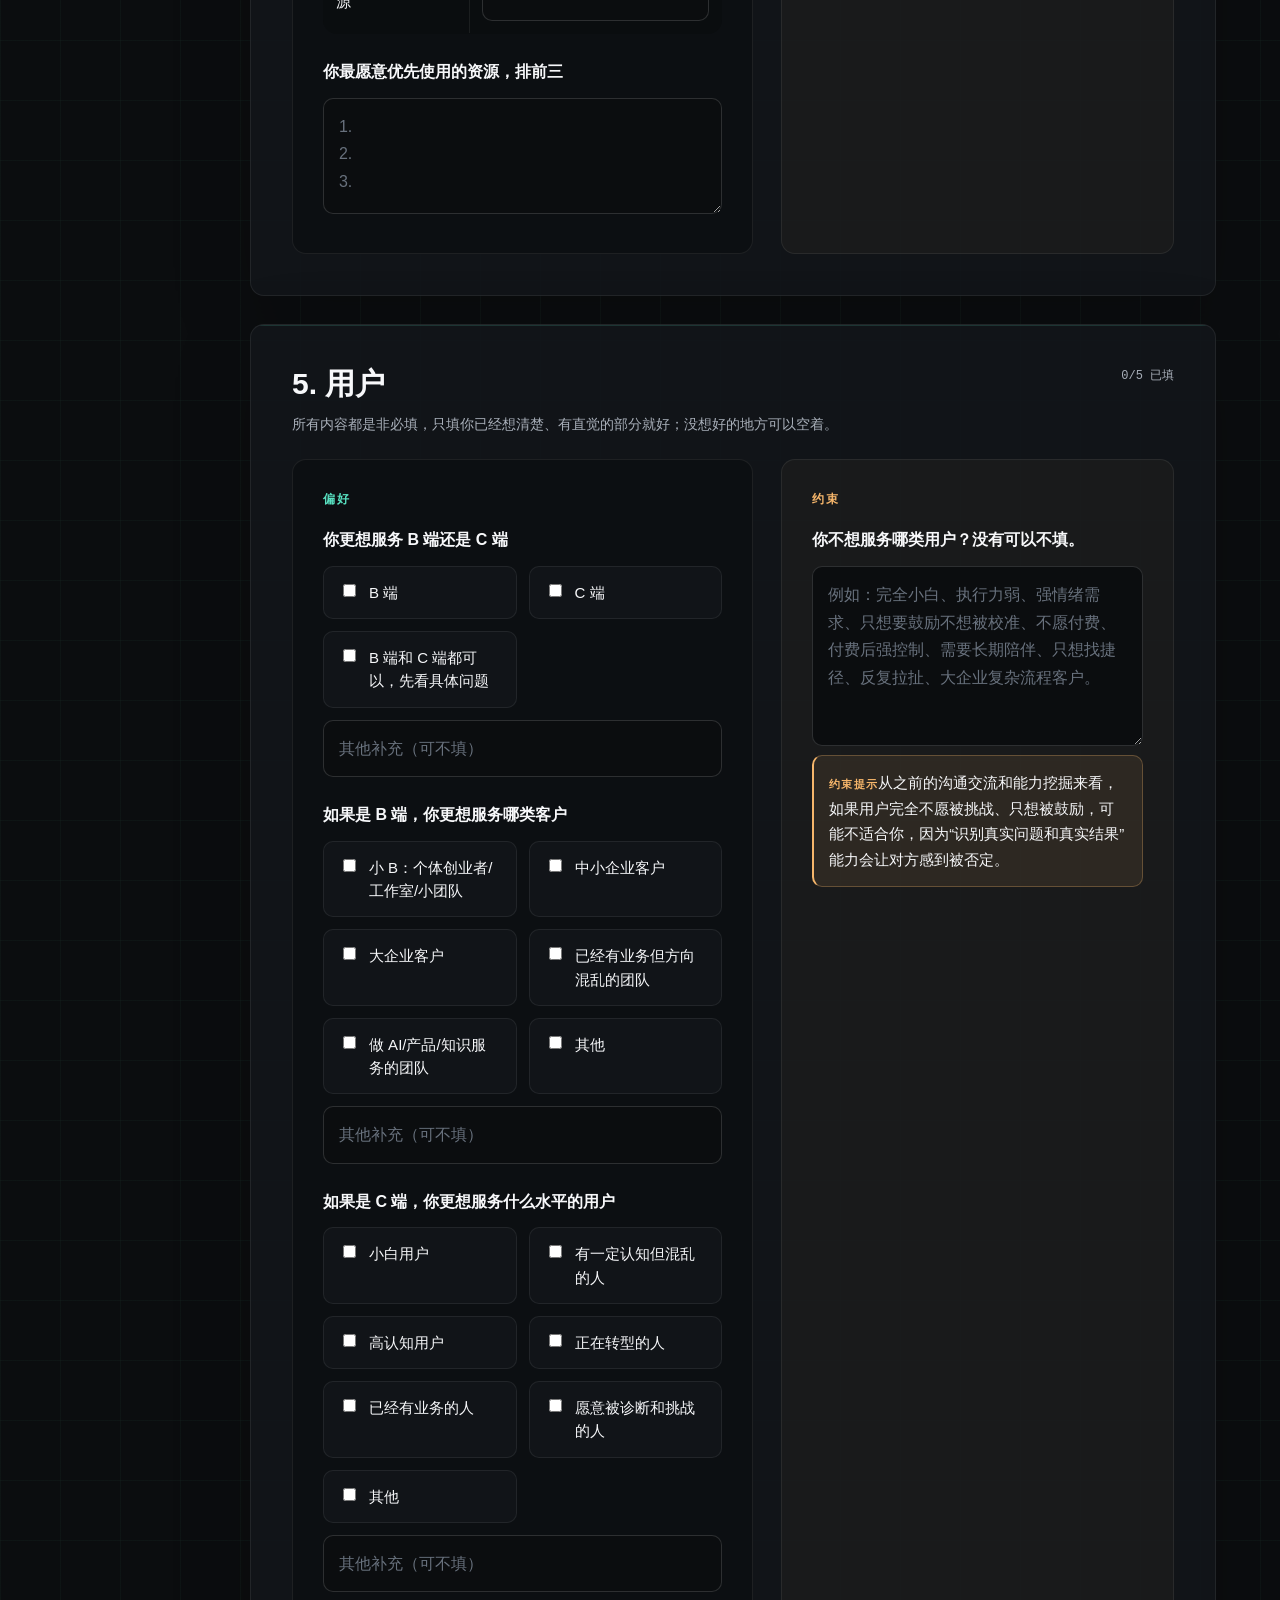
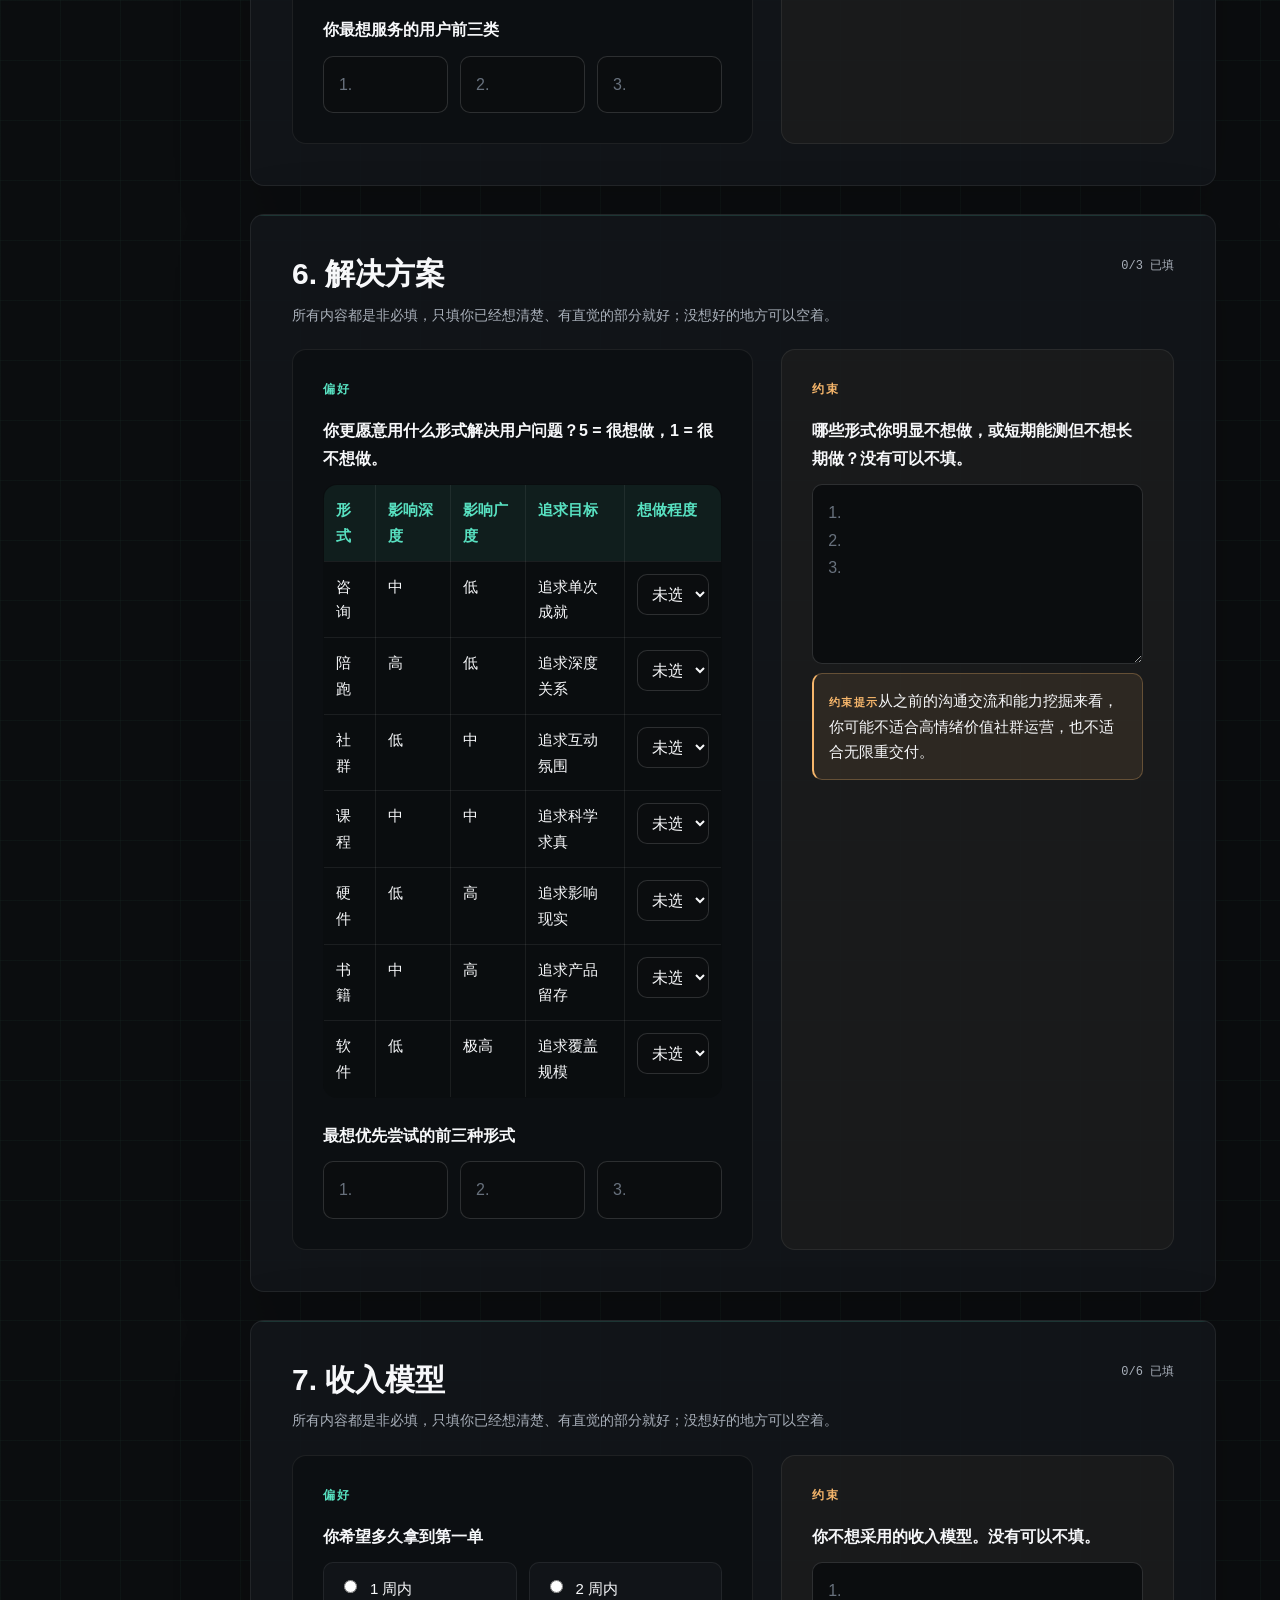
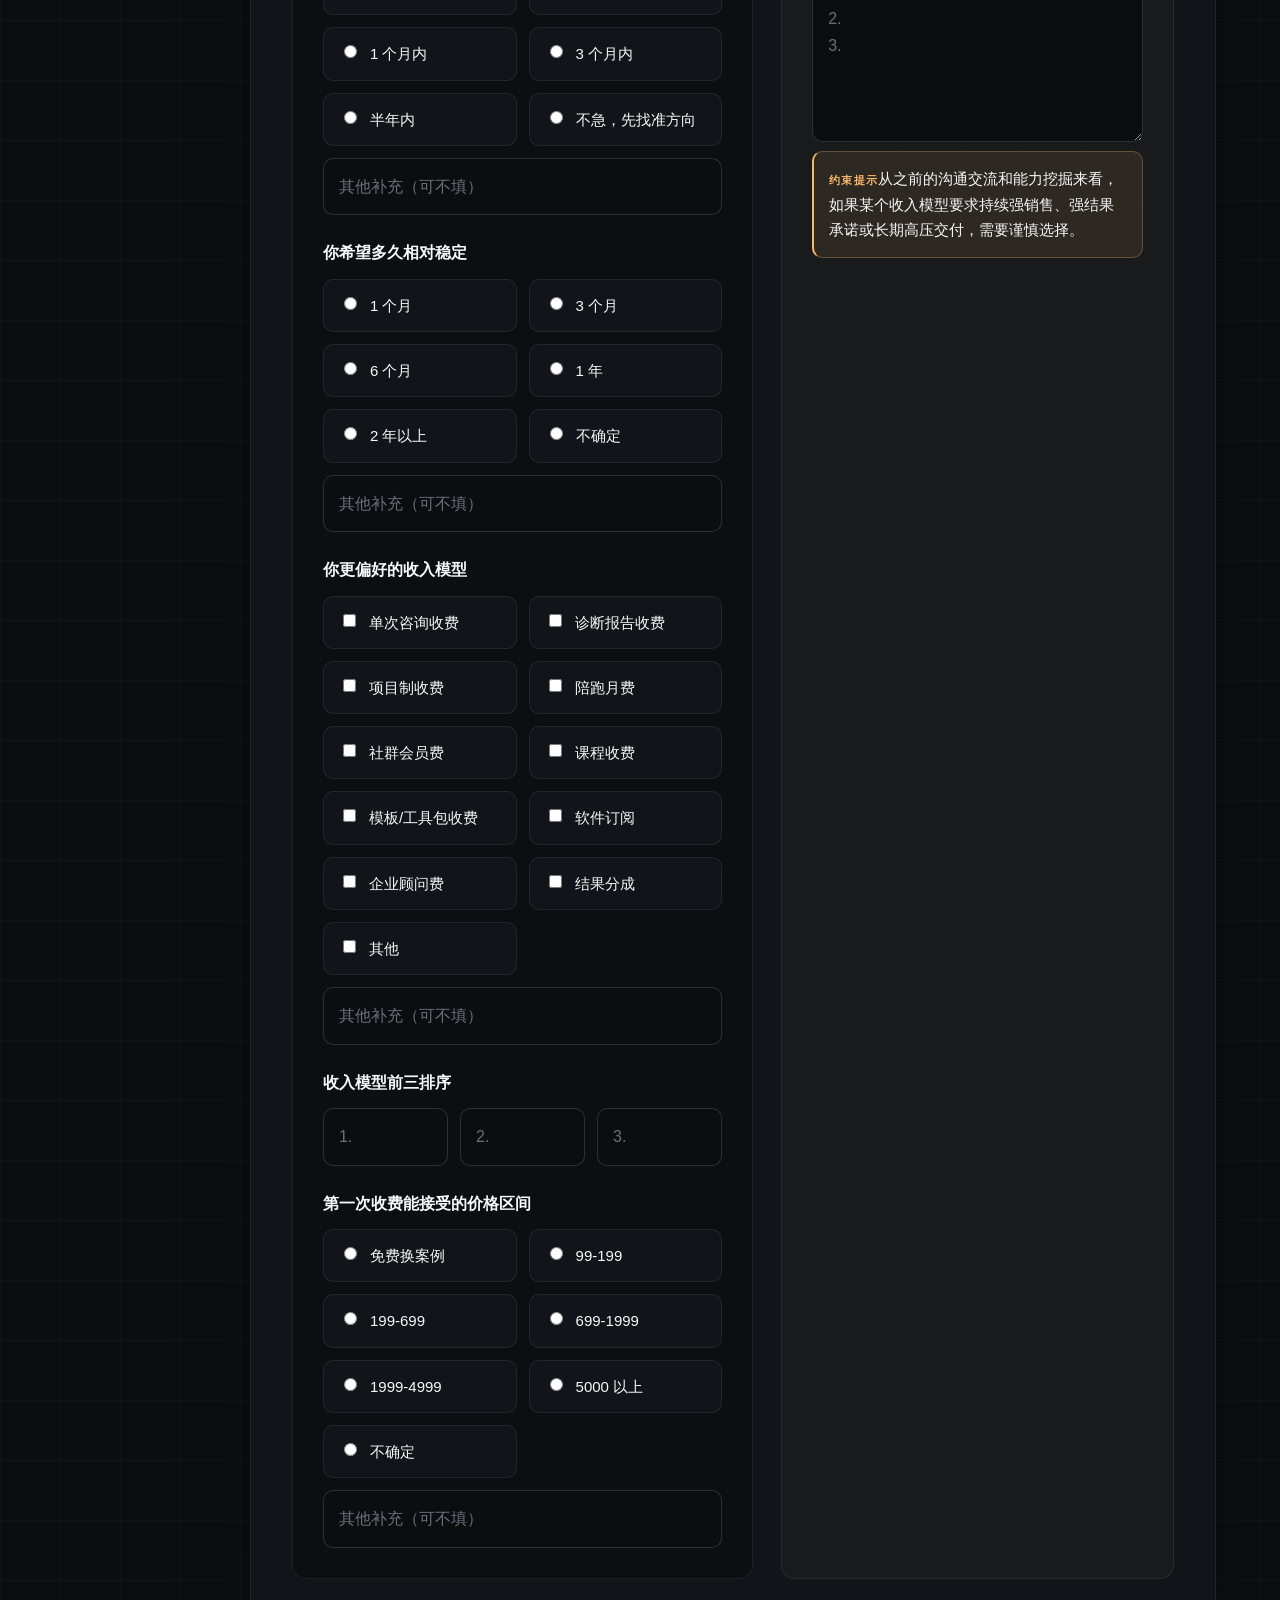
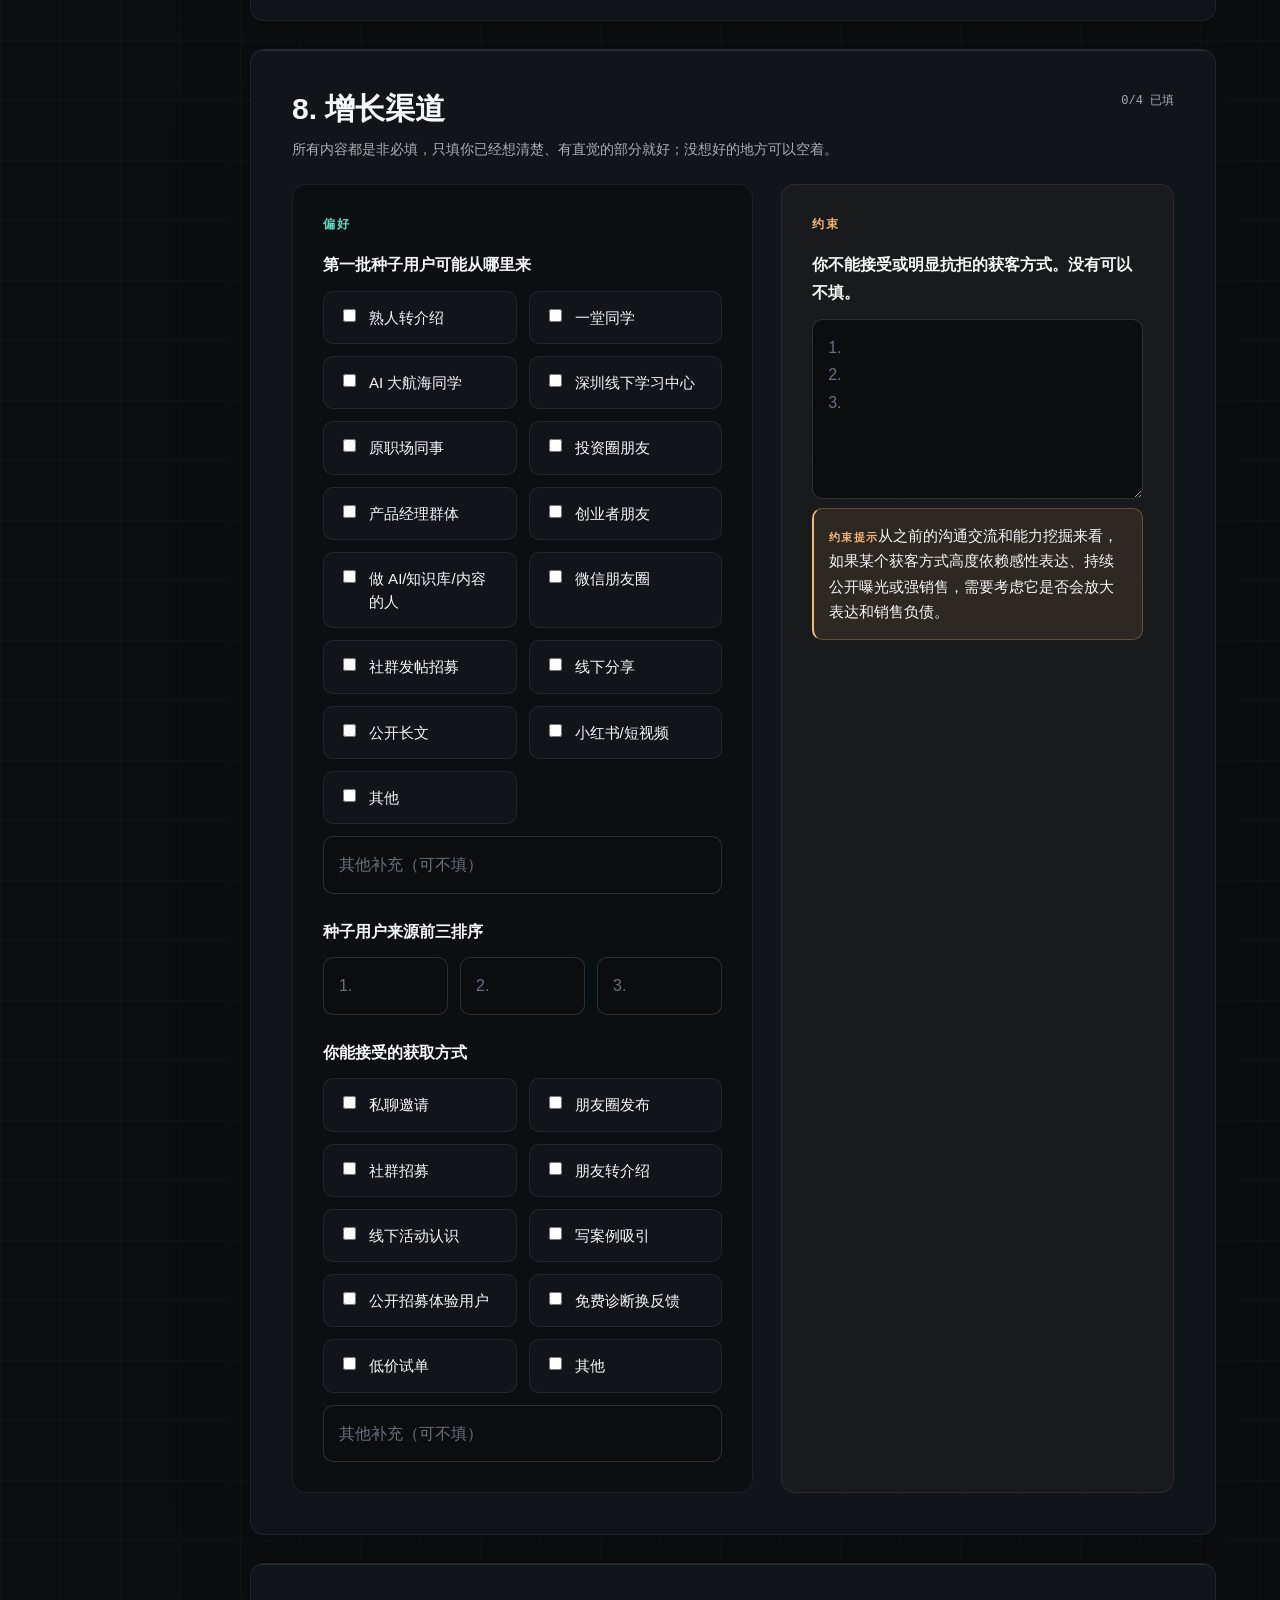
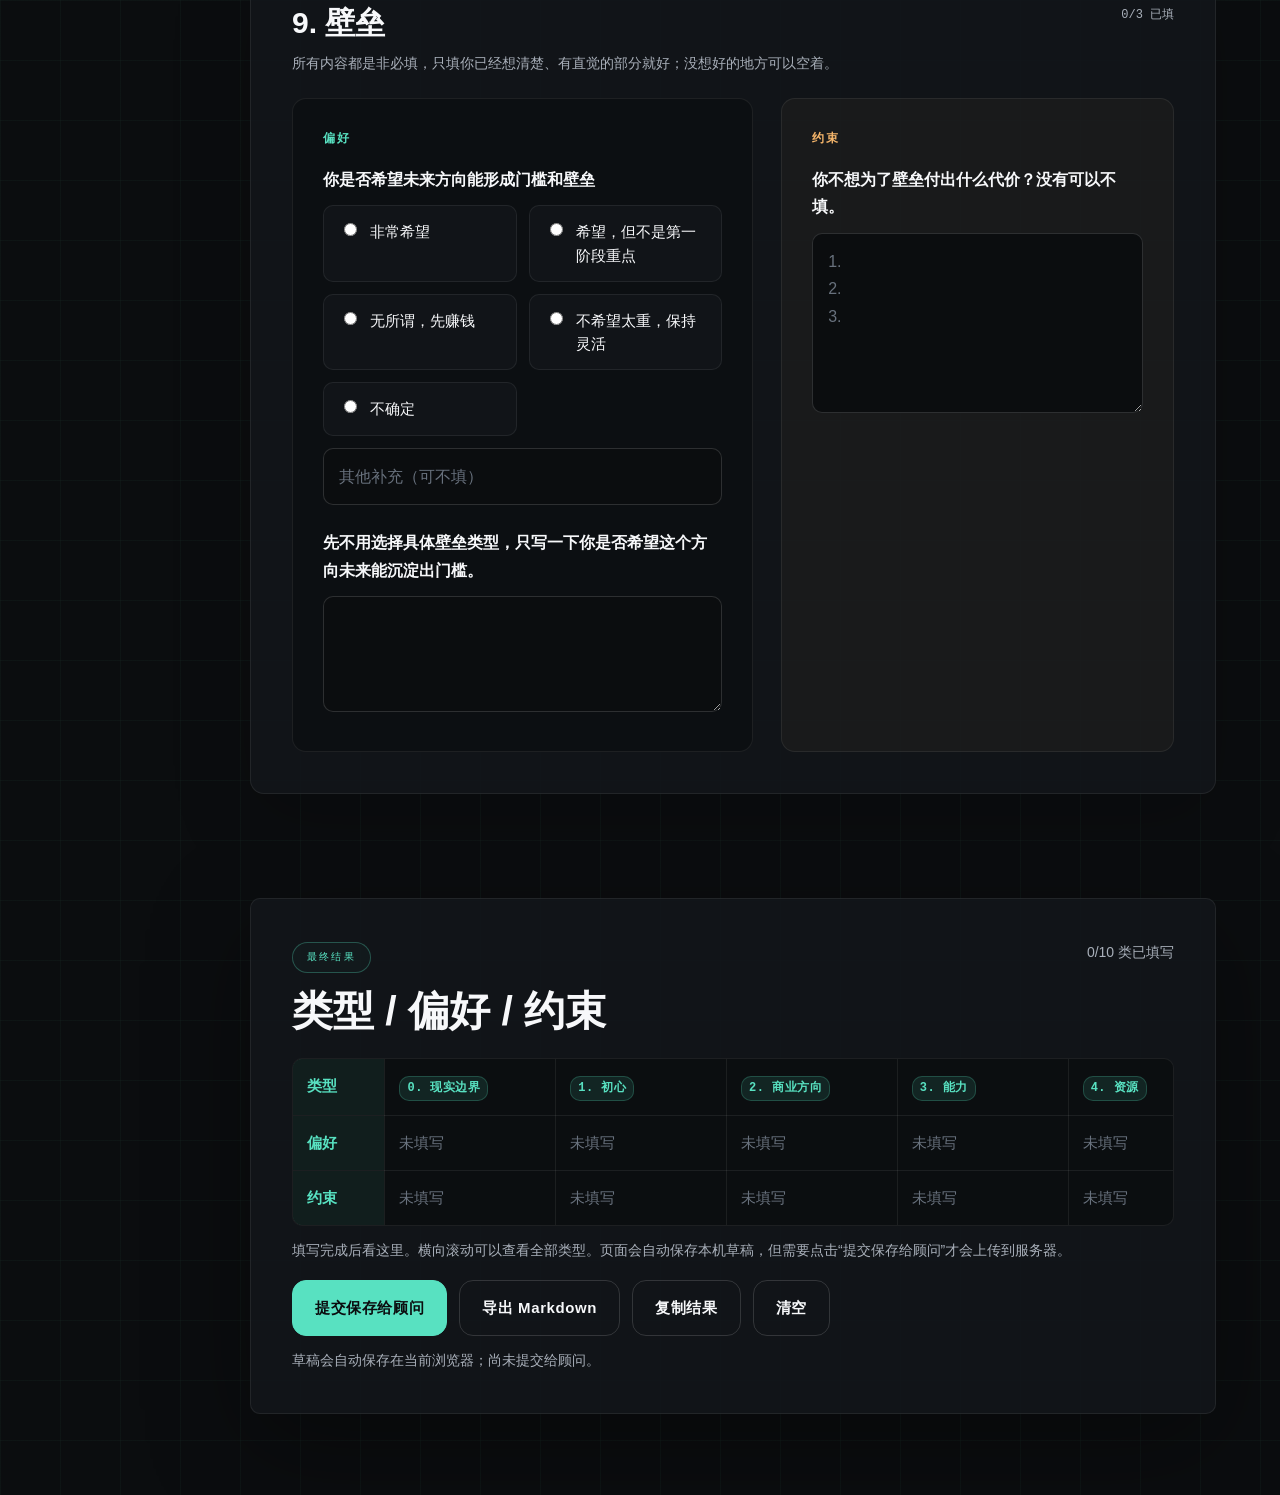
<file: ai_intake_app/static/deliverables/zhanglu-business-preference-constraints.html>
<!doctype html>
<html lang="zh-CN">
<head>
  <meta charset="utf-8">
  <meta name="viewport" content="width=device-width, initial-scale=1">
  <title>张麓 - 商业方向偏好与约束表</title>
  <style>
    :root {
      --bg: #0B0D0F;
      --bg2: #13161A;
      --bg3: #1C2026;
      --paper: rgba(19, 22, 26, 0.94);
      --panel: rgba(28, 32, 38, 0.86);
      --ink: #F7F8FA;
      --muted: #A9B0BA;
      --dim: #68717D;
      --line: rgba(255, 255, 255, 0.07);
      --line-strong: rgba(255, 255, 255, 0.14);
      --accent: #58E1C1;
      --accent-2: #3BB89A;
      --accent-3: #F6B66B;
      --soft: rgba(88, 225, 193, 0.08);
      --ok: rgba(88, 225, 193, 0.11);
      --warn: rgba(246, 182, 107, 0.10);
      --shadow: 0 30px 100px rgba(0, 0, 0, 0.34);
      --radius: 10px;
      --radius-soft: 14px;
      --font-sans: "Noto Sans SC", -apple-system, BlinkMacSystemFont, "Segoe UI", "PingFang SC", "Microsoft YaHei", sans-serif;
      --font-mono: "DM Mono", ui-monospace, SFMono-Regular, Menlo, Monaco, Consolas, monospace;
      font-family: var(--font-sans);
    }

    * { box-sizing: border-box; }

    body {
      margin: 0;
      background:
        linear-gradient(rgba(88, 225, 193, 0.035) 1px, transparent 1px),
        linear-gradient(90deg, rgba(88, 225, 193, 0.035) 1px, transparent 1px),
        var(--bg);
      background-size: 60px 60px, 60px 60px, auto;
      color: var(--ink);
      font-size: 17px;
      line-height: 1.72;
      -webkit-font-smoothing: antialiased;
      text-rendering: optimizeLegibility;
    }

    body::after {
      content: "";
      position: fixed;
      inset: 0;
      z-index: -1;
      pointer-events: none;
      background: linear-gradient(180deg, rgba(11, 13, 15, 0.15), rgba(11, 13, 15, 0.96));
    }

    button, input, textarea, select {
      font: inherit;
    }

    .app-shell {
      min-height: 100vh;
    }

    .side-nav {
      position: fixed;
      left: 24px;
      top: 28px;
      bottom: 28px;
      width: 210px;
      padding: 18px;
      background: rgba(19, 22, 26, 0.82);
      border: 1px solid var(--line);
      border-radius: var(--radius);
      overflow: auto;
      z-index: 4;
      box-shadow: 0 24px 80px rgba(0, 0, 0, 0.22);
    }

    .side-nav-title {
      margin: 0 0 14px;
      color: var(--accent);
      font-family: var(--font-mono);
      font-size: 11px;
      letter-spacing: 0.18em;
      text-transform: uppercase;
    }

    .side-nav a {
      display: block;
      padding: 9px 8px;
      border-left: 1px solid var(--line-strong);
      color: var(--muted);
      text-decoration: none;
      font-size: 14px;
      line-height: 1.35;
      transition: 160ms ease;
    }

    .side-nav a:hover {
      color: var(--accent);
      border-left-color: var(--accent);
      background: rgba(88, 225, 193, 0.04);
    }

    .form-pane {
      padding: 56px clamp(20px, 5vw, 84px) 76px clamp(250px, 19vw, 300px);
    }

    .summary-pane {
      padding: 0 clamp(20px, 5vw, 84px) 84px clamp(250px, 19vw, 300px);
      background: transparent;
    }

    header {
      max-width: 1280px;
      margin: 0 auto 42px;
    }

    .eyebrow {
      display: inline-block;
      margin: 0 0 14px;
      padding: 6px 14px;
      border: 1px solid rgba(88, 225, 193, 0.30);
      border-radius: 999px;
      background: rgba(88, 225, 193, 0.025);
      color: var(--accent);
      font-family: var(--font-mono);
      font-size: 10px;
      font-weight: 500;
      letter-spacing: 0.22em;
      text-transform: uppercase;
    }

    h1 {
      margin: 0;
      max-width: 880px;
      font-size: clamp(42px, 6vw, 76px);
      letter-spacing: -0.035em;
      line-height: 1.06;
      font-weight: 900;
    }

    .intro {
      margin: 18px 0 0;
      max-width: 760px;
      color: var(--muted);
      font-size: clamp(17px, 1.5vw, 21px);
      font-weight: 300;
      line-height: 1.85;
    }

    .user-badge {
      display: inline-flex;
      align-items: center;
      gap: 10px;
      margin-top: 18px;
      padding: 10px 16px;
      border: 1px solid rgba(88, 225, 193, 0.34);
      background: rgba(88, 225, 193, 0.07);
      border-radius: 999px;
      color: var(--accent);
      font-size: clamp(18px, 1.8vw, 24px);
      font-weight: 800;
      line-height: 1.2;
    }

    .user-badge span {
      color: var(--muted);
      font-family: var(--font-mono);
      font-size: 12px;
      letter-spacing: 0.16em;
      text-transform: uppercase;
      font-weight: 500;
    }

    .toolbar {
      display: flex;
      flex-wrap: wrap;
      gap: 12px;
      margin-top: 30px;
    }

    .hero-grid {
      display: grid;
      grid-template-columns: repeat(3, 1fr);
      gap: 16px;
      max-width: 900px;
      margin-top: 34px;
    }

    .hero-metric {
      padding: 20px;
      background: rgba(19, 22, 26, 0.76);
      border: 1px solid var(--line);
      border-radius: var(--radius-soft);
      position: relative;
    }

    .hero-metric::before {
      content: "";
      position: absolute;
      left: 0;
      top: 0;
      bottom: 0;
      width: 2px;
      background: var(--accent);
    }

    .hero-metric strong {
      display: block;
      color: var(--ink);
      font-size: 18px;
      line-height: 1.35;
    }

    .hero-metric span {
      display: block;
      margin-top: 6px;
      color: var(--muted);
      font-family: var(--font-mono);
      font-size: 11px;
      letter-spacing: 0.12em;
      text-transform: uppercase;
    }

    .btn {
      border: 1px solid var(--line-strong);
      background: transparent;
      color: var(--ink);
      padding: 14px 22px;
      border-radius: var(--radius-soft);
      cursor: pointer;
      transition: 180ms ease;
      font-size: 15px;
      font-weight: 700;
      letter-spacing: 0.04em;
    }

    .btn:hover {
      border-color: var(--accent);
      color: var(--accent);
      transform: translateY(-1px);
    }

    .btn.primary {
      background: var(--accent);
      border-color: var(--accent);
      color: var(--bg);
    }

    .btn:disabled {
      cursor: wait;
      opacity: 0.62;
      transform: none;
    }

    .save-status {
      margin: 12px 0 0;
      color: var(--muted);
      font-size: 14px;
    }

    .save-status.success {
      color: var(--accent);
    }

    .save-status.error {
      color: var(--accent-3);
    }

    .section {
      max-width: 1280px;
      margin: 28px auto;
      padding: clamp(26px, 3.2vw, 42px);
      background: var(--paper);
      border: 1px solid var(--line);
      border-radius: var(--radius-soft);
      box-shadow: 0 24px 80px rgba(0, 0, 0, 0.18);
      position: relative;
      overflow: hidden;
    }

    .section::before {
      content: "";
      position: absolute;
      inset: 0;
      pointer-events: none;
      border-top: 1px solid rgba(88, 225, 193, 0.16);
    }

    .section-head {
      display: flex;
      align-items: flex-start;
      justify-content: space-between;
      gap: 16px;
      margin-bottom: 22px;
    }

    h2 {
      margin: 0;
      font-size: clamp(22px, 2.4vw, 30px);
      letter-spacing: 0;
      line-height: 1.18;
      font-weight: 800;
    }

    .section-count {
      min-width: 78px;
      color: var(--muted);
      font-family: var(--font-mono);
      font-size: 12px;
      text-align: right;
    }

    .section-help {
      margin: -10px 0 22px;
      color: var(--muted);
      font-size: 14px;
      line-height: 1.7;
    }

    .split {
      display: grid;
      grid-template-columns: minmax(0, 1.08fr) minmax(340px, 0.92fr);
      gap: 28px;
    }

    .block {
      min-width: 0;
      padding: clamp(20px, 2.4vw, 30px);
      background: rgba(11, 13, 15, 0.62);
      border: 1px solid var(--line);
      border-radius: var(--radius-soft);
    }

    .block.constraint {
      background: rgba(246, 182, 107, 0.035);
    }

    .block-title {
      margin: 0 0 16px;
      font-family: var(--font-mono);
      font-size: 12px;
      font-weight: 800;
      letter-spacing: 0.14em;
      color: var(--accent);
      text-transform: uppercase;
    }

    .constraint .block-title {
      color: var(--accent-3);
    }

    .field {
      margin: 0 0 24px;
    }

    .field:last-child {
      margin-bottom: 0;
    }

    .field-label {
      display: block;
      margin-bottom: 12px;
      font-size: 16px;
      font-weight: 700;
      color: var(--ink);
    }

    .hint {
      margin: 6px 0 10px;
      color: var(--muted);
      font-size: 14px;
      line-height: 1.7;
    }

    .constraint-tip {
      margin: 0 0 18px;
      padding: 14px 15px;
      color: var(--ink);
      background: rgba(246, 182, 107, 0.09);
      border: 1px solid rgba(246, 182, 107, 0.28);
      border-left: 2px solid var(--accent-3);
      border-radius: var(--radius);
      font-size: 15px;
      line-height: 1.7;
    }

    .constraint-tip strong {
      color: var(--accent-3);
      font-family: var(--font-mono);
      font-size: 11px;
      letter-spacing: 0.12em;
      text-transform: uppercase;
    }

    .example-card {
      margin: 0 0 22px;
      padding: 16px;
      background: rgba(88, 225, 193, 0.055);
      border: 1px solid rgba(88, 225, 193, 0.22);
      border-left: 2px solid var(--accent);
      border-radius: var(--radius);
      color: var(--muted);
      font-size: 15px;
      line-height: 1.8;
      white-space: pre-line;
    }

    .example-card strong {
      display: block;
      margin-bottom: 8px;
      color: var(--accent);
      font-family: var(--font-mono);
      font-size: 11px;
      letter-spacing: 0.12em;
      text-transform: uppercase;
    }

    .intro-note {
      max-width: 880px;
      margin-top: 24px;
      color: var(--ink);
      white-space: normal;
    }

    .choice-grid {
      display: grid;
      grid-template-columns: repeat(auto-fit, minmax(180px, 1fr));
      gap: 12px;
    }

    .choice {
      display: flex;
      align-items: flex-start;
      gap: 10px;
      min-height: 52px;
      padding: 14px 15px;
      background: rgba(19, 22, 26, 0.82);
      border: 1px solid var(--line);
      border-radius: var(--radius);
      cursor: pointer;
      transition: 160ms ease;
    }

    .choice:hover {
      border-color: rgba(88, 225, 193, 0.42);
      transform: translateY(-1px);
    }

    .choice:has(input:checked) {
      background: rgba(88, 225, 193, 0.09);
      border-color: rgba(88, 225, 193, 0.58);
      box-shadow: inset 0 0 0 1px rgba(88, 225, 193, 0.12);
    }

    .choice input {
      margin-top: 3px;
      accent-color: var(--accent);
    }

    .choice span {
      font-size: 15px;
      line-height: 1.55;
      color: var(--ink);
    }

    textarea, input[type="text"], select {
      width: 100%;
      border: 1px solid var(--line-strong);
      border-radius: var(--radius);
      background: #0B0D0F;
      color: var(--ink);
      padding: 14px 15px;
      outline: none;
      font-size: 16px;
    }

    textarea::placeholder,
    input[type="text"]::placeholder {
      color: var(--dim);
    }

    textarea {
      min-height: 116px;
      resize: vertical;
    }

    .constraint textarea {
      min-height: 180px;
    }

    textarea:focus, input[type="text"]:focus, select:focus {
      border-color: var(--accent);
      box-shadow: 0 0 0 3px rgba(88, 225, 193, 0.08);
    }

    .rank-grid {
      display: grid;
      grid-template-columns: repeat(3, 1fr);
      gap: 12px;
    }

    .range-wrap {
      display: grid;
      grid-template-columns: 1fr auto;
      gap: 10px;
      align-items: center;
      padding: 14px;
      background: rgba(19, 22, 26, 0.82);
      border: 1px solid var(--line);
      border-radius: var(--radius);
    }

    input[type="range"] {
      width: 100%;
      accent-color: var(--accent);
    }

    .range-value {
      min-width: 42px;
      text-align: center;
      font-weight: 800;
      color: var(--accent);
      font-size: 16px;
    }

    .data-table {
      width: 100%;
      border-collapse: collapse;
      overflow: hidden;
      border-radius: var(--radius-soft);
      background: rgba(11, 13, 15, 0.72);
      border: 1px solid var(--line);
      font-size: 15px;
    }

    .data-table th, .data-table td {
      border-bottom: 1px solid var(--line);
      border-right: 1px solid var(--line);
      padding: 12px;
      vertical-align: top;
      text-align: left;
    }

    .data-table th {
      background: rgba(88, 225, 193, 0.08);
      font-weight: 800;
      color: var(--accent);
    }

    .data-table tr:last-child td {
      border-bottom: 0;
    }

    .data-table th:last-child, .data-table td:last-child {
      border-right: 0;
    }

    .data-table select {
      min-width: 64px;
      padding: 10px;
    }

    .summary-card {
      max-width: 1280px;
      margin: 0 auto;
      background: var(--paper);
      border: 1px solid var(--line);
      border-radius: var(--radius);
      box-shadow: var(--shadow);
      padding: clamp(26px, 3.2vw, 42px);
    }

    .summary-head {
      display: flex;
      justify-content: space-between;
      align-items: flex-start;
      gap: 12px;
      margin-bottom: 22px;
    }

    .summary-head h2 {
      margin: 0;
      font-size: clamp(28px, 3.2vw, 42px);
    }

    .progress {
      color: var(--muted);
      font-size: 14px;
      text-align: right;
    }

    .matrix-wrap {
      overflow: auto;
      border: 1px solid var(--line);
      border-radius: var(--radius);
      background: rgba(11, 13, 15, 0.72);
    }

    .result-matrix {
      width: 100%;
      min-width: 1800px;
      border-collapse: collapse;
      table-layout: fixed;
      font-size: 15px;
    }

    .result-matrix th,
    .result-matrix td {
      border-right: 1px solid var(--line);
      border-bottom: 1px solid var(--line);
      padding: 14px;
      vertical-align: top;
    }

    .result-matrix th {
      width: 92px;
      background: rgba(88, 225, 193, 0.08);
      color: var(--accent);
      text-align: left;
      font-weight: 900;
      position: sticky;
      left: 0;
      z-index: 1;
    }

    .result-matrix tr:last-child th,
    .result-matrix tr:last-child td {
      border-bottom: 0;
    }

    .result-matrix td:last-child {
      border-right: 0;
    }

    .cell-title {
      display: inline-flex;
      padding: 3px 7px;
      background: var(--ok);
      border: 1px solid rgba(88, 225, 193, 0.22);
      border-radius: var(--radius);
      color: var(--accent);
      font-weight: 800;
      font-size: 12px;
      line-height: 1.45;
      font-family: var(--font-mono);
      letter-spacing: 0.04em;
    }

    .empty {
      color: var(--dim);
    }

    .summary-note {
      margin: 12px 0 0;
      color: var(--muted);
      font-size: 14px;
    }

    .summary-actions {
      display: flex;
      flex-wrap: wrap;
      gap: 12px;
      margin-top: 18px;
    }

    .toast {
      position: fixed;
      right: 20px;
      bottom: 20px;
      padding: 10px 13px;
      color: var(--bg);
      background: var(--accent);
      border-radius: var(--radius);
      opacity: 0;
      transform: translateY(10px);
      pointer-events: none;
      transition: 180ms ease;
      z-index: 10;
    }

    .toast.show {
      opacity: 1;
      transform: translateY(0);
    }

    .submitted-result-preview {
      margin-top: 18px;
      display: grid;
      gap: 14px;
    }

    .submitted-result-preview[hidden] {
      display: none;
    }

    .commercial-preview {
      display: grid;
      gap: 14px;
    }

    .commercial-preview-hero {
      padding: 18px;
      border: 1px solid rgba(88, 225, 193, 0.24);
      border-radius: var(--radius);
      background: var(--soft);
    }

    .commercial-preview-hero h3 {
      margin: 4px 0 8px;
      font-size: 24px;
    }

    .commercial-preview-hero span {
      color: var(--muted);
      font-size: 14px;
    }

    .commercial-signal-list {
      display: grid;
      grid-template-columns: repeat(2, minmax(0, 1fr));
      gap: 10px;
    }

    .commercial-signal-list li {
      list-style: none;
      margin: 0;
      padding: 12px;
      border: 1px solid var(--line);
      border-radius: var(--radius);
      background: rgba(11, 13, 15, 0.42);
    }

    .commercial-signal-list b,
    .commercial-signal-list span {
      display: block;
    }

    .commercial-signal-list b {
      color: var(--accent);
      margin-bottom: 5px;
    }

    .commercial-signal-list span {
      color: var(--ink);
      font-size: 13px;
      line-height: 1.55;
    }

    .commercial-matrix {
      display: grid;
      grid-template-columns: repeat(2, minmax(0, 1fr));
      gap: 10px;
    }

    .commercial-matrix section {
      padding: 13px;
      border: 1px solid var(--line);
      border-radius: var(--radius);
      background: rgba(11, 13, 15, 0.52);
    }

    .commercial-matrix strong {
      display: block;
      margin-bottom: 8px;
      color: var(--accent);
      font-size: 15px;
    }

    .commercial-matrix p {
      margin: 8px 0 0;
      color: var(--muted);
      font-size: 13px;
      line-height: 1.55;
    }

    .commercial-matrix p b {
      display: inline-flex;
      margin-right: 8px;
      padding: 2px 6px;
      border-radius: 5px;
      color: var(--accent);
      background: rgba(88, 225, 193, 0.08);
    }

    @media (max-width: 1080px) {
      .side-nav {
        position: static;
        width: auto;
        margin: 18px;
        display: grid;
        grid-template-columns: repeat(auto-fit, minmax(120px, 1fr));
        gap: 4px;
      }

      .side-nav-title {
        grid-column: 1 / -1;
      }

      .form-pane,
      .summary-pane {
        padding-left: clamp(18px, 5vw, 64px);
      }

      .summary-pane {
        border-top: 1px solid var(--line);
      }

      .split {
        grid-template-columns: 1fr;
      }
    }

    @media (max-width: 760px) {
      .commercial-signal-list,
      .commercial-matrix {
        grid-template-columns: 1fr;
      }

      .hero-grid {
        grid-template-columns: 1fr;
      }

      .rank-grid {
        grid-template-columns: 1fr;
      }

      .section {
        padding: 20px;
      }

      .section-head {
        display: block;
      }

      .section-count {
        margin-top: 6px;
        text-align: left;
      }
    }
  </style>
</head>
<body>
  <main class="app-shell">
    <nav class="side-nav" aria-label="页面目录">
      <p class="side-nav-title">目录</p>
      <a href="#section-boundary">0. 现实边界</a>
      <a href="#section-mission">1. 初心</a>
      <a href="#section-direction">2. 商业方向</a>
      <a href="#section-ability">3. 能力</a>
      <a href="#section-resource">4. 资源</a>
      <a href="#section-user">5. 用户</a>
      <a href="#section-solution">6. 解决方案</a>
      <a href="#section-income">7. 收入模型</a>
      <a href="#section-growth">8. 增长渠道</a>
      <a href="#section-barrier">9. 壁垒</a>
      <a href="#result">最终结果</a>
    </nav>

    <section class="form-pane">
      <header>
        <p class="eyebrow">第二步 · 商业方向选择与收敛</p>
        <h1>商业方向偏好与约束表</h1>
        <div class="user-badge"><span>USER</span>张麓</div>
        <div class="example-card intro-note">
          <strong>填写说明</strong>这不是考试，也不是完整商业计划书。所有内容都是非必填，只填你已经想清楚、有直觉的部分就好；没想好的地方可以空着。你可以先选有感觉的偏好，再补充明确不想做或不能承受的约束。如果填到某个问题觉得很重要、但自己暂时没法决定，也可以先空着，之后找我一起聊一遍。页面会自动保存，最后按三行呈现：类型、偏好、约束。
        </div>
        <div class="hero-grid">
          <div class="hero-metric">
            <strong>先选择偏好</strong>
            <span>preference selection</span>
          </div>
          <div class="hero-metric">
            <strong>再填写约束</strong>
            <span>constraint input</span>
          </div>
          <div class="hero-metric">
            <strong>最终汇总</strong>
            <span>type / preference / constraint</span>
          </div>
        </div>
      </header>
      <div id="formRoot"></div>
    </section>

    <section class="summary-pane" id="result">
      <div class="summary-card">
        <div class="summary-head">
          <div>
            <p class="eyebrow">最终结果</p>
            <h2>类型 / 偏好 / 约束</h2>
          </div>
          <div class="progress" id="progressText">0/10 已填写</div>
        </div>
        <div class="matrix-wrap">
          <table class="result-matrix" id="summaryTable" aria-label="实时三行汇总"></table>
        </div>
        <p class="summary-note">填写完成后看这里。横向滚动可以查看全部类型。页面会自动保存本机草稿，但需要点击“提交保存给顾问”才会上传到服务器。</p>
        <div class="summary-actions">
          <button class="btn primary" id="saveForAdvisorBtn" type="button">提交保存给顾问</button>
          <button class="btn" id="exportBtn" type="button">导出 Markdown</button>
          <button class="btn" id="copyBtn" type="button">复制结果</button>
          <button class="btn" id="resetBtn" type="button">清空</button>
        </div>
        <p class="save-status" id="saveStatus">草稿会自动保存在当前浏览器；尚未提交给顾问。</p>
        <div class="submitted-result-preview" id="submittedResultPreview" hidden></div>
      </div>
    </section>
  </main>

  <div class="toast" id="toast">已更新</div>

  <script>
    const STORAGE_KEY = "zhanglu-commercial-direction-form-v1";

    const abilityTable = `
      <table class="data-table">
        <thead>
          <tr>
            <th>能力资产</th>
            <th>判断</th>
            <th>证据摘要</th>
            <th>商业化价值</th>
            <th>风险</th>
          </tr>
        </thead>
        <tbody>
          <tr>
            <td>重新定义模糊问题</td>
            <td>核心资产</td>
            <td>面对人类三角调研、JTBD 用户分层、历史产品方案时，都会先重构问题和边界</td>
            <td>可用于诊断、咨询、产品方向梳理、转型问题拆解</td>
            <td>容易分析过深，交付不够轻</td>
          </tr>
          <tr>
            <td>识别真实问题和真实结果</td>
            <td>核心资产</td>
            <td>会判断“20个产品”背后是否有真实商业结果；会反推收入、产能、行业 benchmark</td>
            <td>可用于伪需求、伪增长、伪定位、伪成果校准</td>
            <td>判断锋利，可能让对方感到被否定</td>
          </tr>
          <tr>
            <td>方法论组合与改造</td>
            <td>核心资产，但不是原创型</td>
            <td>张麓自评更擅长“先用后改”，而非从 0 到 1 原创方法论</td>
            <td>可用于把复杂问题步骤化、模板化、知识库化</td>
            <td>若包装成原创方法论专家，证据不足</td>
          </tr>
          <tr>
            <td>AI 推演与校准能力</td>
            <td>核心资产</td>
            <td>近期刻意练习用 AI 构建上下文、推演、校准、搭工作流；历史上也理解 AI 产品边界</td>
            <td>可用于 AI 协作、AI 知识库、AI 工作流、AI 产品化</td>
            <td>能否教会别人、迁移到他人问题仍待验证</td>
          </tr>
          <tr>
            <td>重方案压成轻验证</td>
            <td>核心资产，但段位需提升</td>
            <td>有意识把大方案压成低成本验证；但本人承认“最小验证单元找得不够准”</td>
            <td>可用于商业模式验证、产品 MVP、行动计划设计</td>
            <td>容易过度设计，验证动作不够小</td>
          </tr>
        </tbody>
      </table>`;

    const sections = [
      {
        id: "boundary",
        title: "0. 现实边界",
        pref: [
          { kind: "radio", key: "time", label: "每周可投入的净时间", options: ["3 小时以内", "3-5 小时", "5-10 小时", "10-20 小时", "20 小时以上"] },
          { kind: "check", key: "pace", label: "你更希望的推进节奏", options: ["低压力试水", "每周稳定推进", "短期集中冲刺", "当成主线项目推进", "先小验证，不急着做完整产品"] }
        ],
        cons: [
          { kind: "textarea", key: "protect", label: "哪些东西不能被商业探索影响？没有需要保护的可以不填。", placeholder: "例如：原来的主业工作、原来的副业工作、投资、健康、休息、家庭、学习、情绪稳定、当前现金流安排。" },
          { kind: "textarea", key: "unacceptable", label: "你现在最不能接受的状态是什么？没有可以不填。", placeholder: "1. \n2. \n3. " }
        ]
      },
      {
        id: "mission",
        title: "1. 初心",
        pref: [
          { kind: "example", title: "Example", text: "我是成就型，我希望能够帮助影响很多人。\n\n方式：\n我会通过提升全人类的思维水平，并且是基于商业成功的方式去实现它。\n\n自我实现：\n同时，我在这条路上可以获得成就感、出名感。\n\n理想生活：\n在实现以后，我可以享受自由且健康的生活，有能力照顾我关心的人，和伴侣朋友开心地生活。" },
          { kind: "example", title: "填写格式", text: "我是____型的人，我希望能够帮助/影响____。\n\n方式：\n我会通过____，并且基于____的方式去实现它。\n\n自我实现：\n同时，我在这条路上可以获得____。\n\n理想生活：\n在实现以后，我可以____。" },
          { kind: "textarea", key: "mission", label: "使命、愿景或长期想做的事。没有可以写“暂时没有”。", placeholder: "可以直接按上面的格式填写，也可以自由写。" },
          { kind: "textarea", key: "benchmarks", label: "如果你自己有对标人物或对标作品，可以写在这里。没有可以不写。", placeholder: "1. \n2. \n3. " }
        ],
        cons: [
          { kind: "textarea", key: "missionAvoid", label: "哪些事即使赚钱，也不符合你的初心？没有可以不填。", placeholder: "例如：夸张包装、情绪操控、制造焦虑、短期割韭菜、过度迎合流量、牺牲长期信任、牺牲健康、牺牲自由、牺牲独立判断。" }
        ]
      },
      {
        id: "direction",
        title: "2. 商业方向",
        pref: [
          { kind: "check", key: "tracks", label: "你有兴趣的大赛道", options: ["健康", "幸福", "关系", "亲子", "教育", "财富", "其他"] },
          { kind: "rank", key: "tracksRank", label: "大赛道前三排序" },
          { kind: "check", key: "type", label: "你更有感觉的商业类型", options: ["线上", "线下", "实体产品", "虚拟服务"] },
          { kind: "rank", key: "typeRank", label: "商业类型前三排序" },
          { kind: "radio", key: "annualIncome", label: "你对这个方向的预期年收入大概是哪一档", options: ["副业：1 个人，年收入约 6 万", "全职个体：1 个人，年收入 10-30 万", "工作室：5-20 人，年营收 300 万以内", "小规模公司：20-100 人，年营收 1000 万以内", "体系增长：100-300 人，年营收 5000 万以内", "细分头部：300 人以上，年营收 1 个亿左右", "做大上市：1000 人以上，年营收 5 个亿以上"] },
          { kind: "radio", key: "selfFunding", label: "你能接受投入的自有资金大概是多少", options: ["尽量不投入资金", "1 万以内", "1-5 万", "5-20 万", "20-50 万", "50 万以上", "暂时不确定"] },
          { kind: "radio", key: "lossTolerance", label: "你能承受的试错亏损大概是多少", options: ["不能接受明显亏损", "1 万以内", "1-5 万", "5-20 万", "20-50 万", "50 万以上", "暂时不确定"] },
          { kind: "range", key: "concentration", label: "你更想进入哪种竞争格局的市场", min: 0, max: 10, hint: "0 = 散点市场：竞争对手多，天花板不会太高，进入门槛低，需要持续出摊，不能太懈怠。10 = 头部集中市场：进入门槛高，资源要求高，但后面可以形成更有护城河的市场。" }
        ],
        cons: [
          { kind: "textarea", key: "avoidDirection", label: "你明确不想进入的商业方向/类型。没有想法可以不写。", placeholder: "1. \n2. \n3. " },
          { kind: "note", text: "从之前的沟通交流和能力挖掘来看，你可能不适合一开始就做大而重、强组织管理、强融资、强规模化的商业模式。如果你认同，可以写进上面的约束里。" }
        ]
      },
      {
        id: "ability",
        title: "3. 能力",
        intro: abilityTable,
        pref: [
          { kind: "check", key: "abilityUse", label: "你希望未来商业方向主要使用哪些能力", options: ["重新定义模糊问题", "识别真实问题和真实结果", "方法论组合与改造", "AI 推演与校准能力", "重方案压成轻验证"] }
        ],
        cons: [
          { kind: "textarea", key: "abilityNoSell", label: "哪些能力你不想作为商业化主卖点？没有可以不填。", placeholder: "1. \n2. \n3. " },
          { kind: "textarea", key: "abilityDrain", label: "哪些能力虽然你有，但用起来会很消耗？没有可以不填。", placeholder: "" },
          { kind: "note", text: "从之前的沟通交流和能力挖掘来看，历史职场项目更适合作为背书，不一定适合直接作为商业内核；“方法论组合与改造”也不宜包装成原创方法论能力。" }
        ]
      },
      {
        id: "resource",
        title: "4. 资源",
        pref: [
          { kind: "resource", key: "resources", label: "你现在愿意用于商业化的资源" },
          { kind: "textarea", key: "resourceTop", label: "你最愿意优先使用的资源，排前三", placeholder: "1. \n2. \n3. " }
        ],
        cons: [
          { kind: "textarea", key: "resourceAvoid", label: "哪些资源不想动用，或需要谨慎使用？没有可以不填。", placeholder: "1. \n2. \n3. " }
        ]
      },
      {
        id: "user",
        title: "5. 用户",
        pref: [
          { kind: "check", key: "bc", label: "你更想服务 B 端还是 C 端", options: ["B 端", "C 端", "B 端和 C 端都可以，先看具体问题"] },
          { kind: "check", key: "bType", label: "如果是 B 端，你更想服务哪类客户", options: ["小 B：个体创业者/工作室/小团队", "中小企业客户", "大企业客户", "已经有业务但方向混乱的团队", "做 AI/产品/知识服务的团队", "其他"] },
          { kind: "check", key: "cType", label: "如果是 C 端，你更想服务什么水平的用户", options: ["小白用户", "有一定认知但混乱的人", "高认知用户", "正在转型的人", "已经有业务的人", "愿意被诊断和挑战的人", "其他"] },
          { kind: "rank", key: "userRank", label: "你最想服务的用户前三类" }
        ],
        cons: [
          { kind: "textarea", key: "userAvoid", label: "你不想服务哪类用户？没有可以不填。", placeholder: "例如：完全小白、执行力弱、强情绪需求、只想要鼓励不想被校准、不愿付费、付费后强控制、需要长期陪伴、只想找捷径、反复拉扯、大企业复杂流程客户。" },
          { kind: "note", text: "从之前的沟通交流和能力挖掘来看，如果用户完全不愿被挑战、只想被鼓励，可能不适合你，因为“识别真实问题和真实结果”能力会让对方感到被否定。" }
        ]
      },
      {
        id: "solution",
        title: "6. 解决方案",
        pref: [
          { kind: "ratings", key: "solutionRatings", label: "你更愿意用什么形式解决用户问题？5 = 很想做，1 = 很不想做。", rows: [
            ["咨询", "中", "低", "追求单次成就"],
            ["陪跑", "高", "低", "追求深度关系"],
            ["社群", "低", "中", "追求互动氛围"],
            ["课程", "中", "中", "追求科学求真"],
            ["硬件", "低", "高", "追求影响现实"],
            ["书籍", "中", "高", "追求产品留存"],
            ["软件", "低", "极高", "追求覆盖规模"]
          ] },
          { kind: "rank", key: "solutionRank", label: "最想优先尝试的前三种形式" }
        ],
        cons: [
          { kind: "textarea", key: "solutionAvoid", label: "哪些形式你明显不想做，或短期能测但不想长期做？没有可以不填。", placeholder: "1. \n2. \n3. " },
          { kind: "note", text: "从之前的沟通交流和能力挖掘来看，你可能不适合高情绪价值社群运营，也不适合无限重交付。" }
        ]
      },
      {
        id: "income",
        title: "7. 收入模型",
        pref: [
          { kind: "radio", key: "firstOrder", label: "你希望多久拿到第一单", options: ["1 周内", "2 周内", "1 个月内", "3 个月内", "半年内", "不急，先找准方向"] },
          { kind: "radio", key: "stable", label: "你希望多久相对稳定", options: ["1 个月", "3 个月", "6 个月", "1 年", "2 年以上", "不确定"] },
          { kind: "check", key: "incomeModel", label: "你更偏好的收入模型", options: ["单次咨询收费", "诊断报告收费", "项目制收费", "陪跑月费", "社群会员费", "课程收费", "模板/工具包收费", "软件订阅", "企业顾问费", "结果分成", "其他"] },
          { kind: "rank", key: "incomeRank", label: "收入模型前三排序" },
          { kind: "radio", key: "price", label: "第一次收费能接受的价格区间", options: ["免费换案例", "99-199", "199-699", "699-1999", "1999-4999", "5000 以上", "不确定"] }
        ],
        cons: [
          { kind: "textarea", key: "incomeAvoid", label: "你不想采用的收入模型。没有可以不填。", placeholder: "1. \n2. \n3. " },
          { kind: "note", text: "从之前的沟通交流和能力挖掘来看，如果某个收入模型要求持续强销售、强结果承诺或长期高压交付，需要谨慎选择。" }
        ]
      },
      {
        id: "growth",
        title: "8. 增长渠道",
        pref: [
          { kind: "check", key: "seedSource", label: "第一批种子用户可能从哪里来", options: ["熟人转介绍", "一堂同学", "AI 大航海同学", "深圳线下学习中心", "原职场同事", "投资圈朋友", "产品经理群体", "创业者朋友", "做 AI/知识库/内容的人", "微信朋友圈", "社群发帖招募", "线下分享", "公开长文", "小红书/短视频", "其他"] },
          { kind: "rank", key: "seedRank", label: "种子用户来源前三排序" },
          { kind: "check", key: "acquireMethod", label: "你能接受的获取方式", options: ["私聊邀请", "朋友圈发布", "社群招募", "朋友转介绍", "线下活动认识", "写案例吸引", "公开招募体验用户", "免费诊断换反馈", "低价试单", "其他"] }
        ],
        cons: [
          { kind: "textarea", key: "growthAvoid", label: "你不能接受或明显抗拒的获客方式。没有可以不填。", placeholder: "1. \n2. \n3. " },
          { kind: "note", text: "从之前的沟通交流和能力挖掘来看，如果某个获客方式高度依赖感性表达、持续公开曝光或强销售，需要考虑它是否会放大表达和销售负债。" }
        ]
      },
      {
        id: "barrier",
        title: "9. 壁垒",
        pref: [
          { kind: "radio", key: "barrierHope", label: "你是否希望未来方向能形成门槛和壁垒", options: ["非常希望", "希望，但不是第一阶段重点", "无所谓，先赚钱", "不希望太重，保持灵活", "不确定"] },
          { kind: "textarea", key: "barrierNote", label: "先不用选择具体壁垒类型，只写一下你是否希望这个方向未来能沉淀出门槛。", placeholder: "" }
        ],
        cons: [
          { kind: "textarea", key: "barrierCost", label: "你不想为了壁垒付出什么代价？没有可以不填。", placeholder: "1. \n2. \n3. " }
        ]
      }
    ];

    let state = loadState();

    function loadState() {
      try {
        return JSON.parse(localStorage.getItem(STORAGE_KEY)) || {};
      } catch {
        return {};
      }
    }

    function saveState() {
      localStorage.setItem(STORAGE_KEY, JSON.stringify(state));
    }

    function inputName(sectionId, key) {
      return `${sectionId}__${key}`;
    }

    function valueFor(sectionId, key, fallback) {
      return state[inputName(sectionId, key)] ?? fallback;
    }

    function escapeHtml(value) {
      return String(value ?? "")
        .replace(/&/g, "&amp;")
        .replace(/</g, "&lt;")
        .replace(/>/g, "&gt;")
        .replace(/"/g, "&quot;");
    }

    function makeChoice(section, field, option, type) {
      const name = inputName(section.id, field.key);
      const current = valueFor(section.id, field.key, type === "checkbox" ? [] : "");
      const checked = type === "checkbox" ? current.includes(option) : current === option;
      return `
        <label class="choice">
          <input type="${type}" name="${name}" value="${escapeHtml(option)}" ${checked ? "checked" : ""}>
          <span>${escapeHtml(option)}</span>
        </label>`;
    }

    function renderField(section, field) {
      const name = inputName(section.id, field.key);

      if (field.kind === "note") {
        return `<p class="constraint-tip"><strong>约束提示</strong>${escapeHtml(field.text)}</p>`;
      }

      if (field.kind === "example") {
        return `<div class="example-card"><strong>${escapeHtml(field.title || "Example")}</strong>${escapeHtml(field.text)}</div>`;
      }

      if (field.kind === "check" || field.kind === "radio") {
        const type = field.kind === "check" ? "checkbox" : "radio";
        const otherName = `${name}__other`;
        return `
          <div class="field">
            <span class="field-label">${escapeHtml(field.label)}</span>
            ${field.hint ? `<p class="hint">${escapeHtml(field.hint)}</p>` : ""}
            <div class="choice-grid">${field.options.map(option => makeChoice(section, field, option, type)).join("")}</div>
            <input type="text" name="${otherName}" placeholder="其他补充（可不填）" value="${escapeHtml(state[otherName] || "")}" style="margin-top: 12px;">
          </div>`;
      }

      if (field.kind === "textarea") {
        return `
          <label class="field">
            <span class="field-label">${escapeHtml(field.label)}</span>
            <textarea name="${name}" placeholder="${escapeHtml(field.placeholder || "")}">${escapeHtml(valueFor(section.id, field.key, ""))}</textarea>
          </label>`;
      }

      if (field.kind === "rank") {
        const values = valueFor(section.id, field.key, ["", "", ""]);
        return `
          <div class="field">
            <span class="field-label">${escapeHtml(field.label)}</span>
            <div class="rank-grid">
              ${[0, 1, 2].map(index => `<input type="text" name="${name}" data-rank="${index}" placeholder="${index + 1}." value="${escapeHtml(values[index] || "")}">`).join("")}
            </div>
          </div>`;
      }

      if (field.kind === "range") {
        const current = valueFor(section.id, field.key, Math.round((field.max - field.min) / 2));
        return `
          <div class="field">
            <span class="field-label">${escapeHtml(field.label)}</span>
            ${field.hint ? `<p class="hint">${escapeHtml(field.hint)}</p>` : ""}
            <div class="range-wrap">
              <input type="range" name="${name}" min="${field.min}" max="${field.max}" value="${current}">
              <span class="range-value" data-range-value="${name}">${current}/10</span>
            </div>
          </div>`;
      }

      if (field.kind === "resource") {
        const rows = ["人脉资源", "团队资源", "认知资源", "商业资源", "资产资源", "声誉资源", "证书/知识产权资源"];
        const current = valueFor(section.id, field.key, {});
        return `
          <div class="field">
            <span class="field-label">${escapeHtml(field.label)}</span>
            <table class="data-table">
              <thead><tr><th>资源类型</th><th>你已有且愿意使用的资源</th></tr></thead>
              <tbody>
                ${rows.map(row => `
                  <tr>
                    <td>${escapeHtml(row)}</td>
                    <td><input type="text" name="${name}" data-resource="${escapeHtml(row)}" value="${escapeHtml(current[row] || "")}"></td>
                  </tr>`).join("")}
              </tbody>
            </table>
          </div>`;
      }

      if (field.kind === "ratings") {
        const current = valueFor(section.id, field.key, {});
        return `
          <div class="field">
            <span class="field-label">${escapeHtml(field.label)}</span>
            <table class="data-table">
              <thead><tr><th>形式</th><th>影响深度</th><th>影响广度</th><th>追求目标</th><th>想做程度</th></tr></thead>
              <tbody>
                ${field.rows.map(row => `
                  <tr>
                    <td>${escapeHtml(row[0])}</td>
                    <td>${escapeHtml(row[1])}</td>
                    <td>${escapeHtml(row[2])}</td>
                    <td>${escapeHtml(row[3])}</td>
                    <td>
                      <select name="${name}" data-rating="${escapeHtml(row[0])}">
                        <option value="">未选</option>
                        ${[1,2,3,4,5].map(score => `<option value="${score}" ${String(current[row[0]] || "") === String(score) ? "selected" : ""}>${score}</option>`).join("")}
                      </select>
                    </td>
                  </tr>`).join("")}
              </tbody>
            </table>
          </div>`;
      }

      return "";
    }

    function renderSection(section, index) {
      return `
        <section class="section" id="section-${section.id}" data-section="${section.id}">
          <div class="section-head">
            <h2>${escapeHtml(section.title)}</h2>
            <div class="section-count" data-count="${section.id}">未填写</div>
          </div>
          <p class="section-help">所有内容都是非必填，只填你已经想清楚、有直觉的部分就好；没想好的地方可以空着。</p>
          ${section.intro ? `<div class="field">${section.intro}</div>` : ""}
          <div class="split">
            <div class="block">
              <p class="block-title">偏好</p>
              ${section.pref.map(field => renderField(section, field)).join("")}
            </div>
            <div class="block constraint">
              <p class="block-title">约束</p>
              ${section.cons.map(field => renderField(section, field)).join("")}
            </div>
          </div>
        </section>`;
    }

    function renderForm() {
      document.getElementById("formRoot").innerHTML = sections.map(renderSection).join("");
      bindEvents();
      updateSummary();
    }

    function bindEvents() {
      document.querySelectorAll("input, textarea, select").forEach(el => {
        el.addEventListener("input", onInput);
        el.addEventListener("change", onInput);
      });
    }

    function onInput(event) {
      const el = event.target;
      const name = el.name;
      if (!name) return;

      if (el.type === "checkbox") {
        const checked = Array.from(document.querySelectorAll(`input[name="${CSS.escape(name)}"]:checked`)).map(item => item.value);
        state[name] = checked;
      } else if (el.type === "radio") {
        state[name] = el.value;
      } else if (el.dataset.rank !== undefined) {
        const values = Array.from(document.querySelectorAll(`input[name="${CSS.escape(name)}"][data-rank]`))
          .sort((a, b) => Number(a.dataset.rank) - Number(b.dataset.rank))
          .map(item => item.value.trim());
        state[name] = values;
      } else if (el.dataset.resource !== undefined) {
        const values = {};
        document.querySelectorAll(`input[name="${CSS.escape(name)}"][data-resource]`).forEach(item => {
          if (item.value.trim()) values[item.dataset.resource] = item.value.trim();
        });
        state[name] = values;
      } else if (el.dataset.rating !== undefined) {
        const values = {};
        document.querySelectorAll(`select[name="${CSS.escape(name)}"][data-rating]`).forEach(item => {
          if (item.value) values[item.dataset.rating] = item.value;
        });
        state[name] = values;
      } else {
        state[name] = el.value;
      }

      if (el.type === "range") {
        const valueNode = document.querySelector(`[data-range-value="${CSS.escape(name)}"]`);
        if (valueNode) valueNode.textContent = `${el.value}/10`;
      }

      saveState();
      updateSummary();
    }

    function isFilled(value) {
      if (Array.isArray(value)) return value.some(item => String(item || "").trim());
      if (value && typeof value === "object") return Object.values(value).some(item => String(item || "").trim());
      return String(value || "").trim().length > 0;
    }

    function fieldValue(section, field) {
      return valueFor(section.id, field.key, field.kind === "check" ? [] : "");
    }

    function fieldOtherValue(section, field) {
      if (field.kind !== "check" && field.kind !== "radio") return "";
      return String(state[`${inputName(section.id, field.key)}__other`] || "").trim();
    }

    function summarizeValue(value, field) {
      if (!isFilled(value)) return "";
      if (Array.isArray(value)) {
        const clean = value.filter(Boolean);
        return clean.length ? clean.join("；") : "";
      }
      if (value && typeof value === "object") {
        if (field && field.kind === "ratings") {
          return Object.entries(value)
            .filter(([, score]) => score)
            .sort((a, b) => Number(b[1]) - Number(a[1]))
            .map(([name, score]) => `${name} ${score}分`)
            .join("；");
        }
        return Object.entries(value)
          .filter(([, text]) => String(text || "").trim())
          .map(([name, text]) => `${name}：${text}`)
          .join("；");
      }
      return String(value).trim().replace(/\n+/g, "；");
    }

    function summarizeFields(section, fields) {
      return fields
        .filter(field => field.kind !== "note" && field.kind !== "example")
        .map(field => {
          const text = summarizeValue(fieldValue(section, field), field);
          const other = fieldOtherValue(section, field);
          const fullText = [text, other ? `其他：${other}` : ""].filter(Boolean).join("；");
          return fullText ? `${field.label.replace(/。.*$/, "").replace(/？.*$/, "")}：${fullText}` : "";
        })
        .filter(Boolean)
        .join("<br>");
    }

    function sectionCompletion(section) {
      const allFields = [...section.pref, ...section.cons].filter(field => field.kind !== "note" && field.kind !== "example");
      const filled = allFields.filter(field => isFilled(fieldValue(section, field)) || isFilled(fieldOtherValue(section, field))).length;
      return { filled, total: allFields.length };
    }

    function updateSummary() {
      const rows = ["类型", "偏好", "约束"];
      const table = document.getElementById("summaryTable");
      const typeCells = sections.map(section => `<td><span class="cell-title">${escapeHtml(section.title.replace(/^[0-9]+\\.\\s*/, ""))}</span></td>`).join("");
      const prefCells = sections.map(section => `<td>${summarizeFields(section, section.pref) || '<span class="empty">未填写</span>'}</td>`).join("");
      const consCells = sections.map(section => `<td>${summarizeFields(section, section.cons) || '<span class="empty">未填写</span>'}</td>`).join("");

      table.innerHTML = `
        <tbody>
          <tr><th>${rows[0]}</th>${typeCells}</tr>
          <tr><th>${rows[1]}</th>${prefCells}</tr>
          <tr><th>${rows[2]}</th>${consCells}</tr>
        </tbody>`;

      let completed = 0;
      sections.forEach(section => {
        const { filled, total } = sectionCompletion(section);
        if (filled > 0) completed += 1;
        const node = document.querySelector(`[data-count="${section.id}"]`);
        if (node) node.textContent = `${filled}/${total} 已填`;
      });
      document.getElementById("progressText").textContent = `${completed}/${sections.length} 类已填写`;
    }

    function buildMarkdown() {
      const header = `# 张麓 - 商业方向偏好与约束结果\n\n| 类型 | ${sections.map(section => section.title.replace(/^[0-9]+\\.\\s*/, "")).join(" | ")} |\n|---|${sections.map(() => "---").join("|")}|\n`;
      const pref = `| 偏好 | ${sections.map(section => plain(summarizeFields(section, section.pref))).join(" | ")} |\n`;
      const cons = `| 约束 | ${sections.map(section => plain(summarizeFields(section, section.cons))).join(" | ")} |\n`;
      return header + pref + cons;
    }

    function parseCommercialPreferenceMarkdown(markdown) {
      const lines = String(markdown || "").split(/\r?\n/).filter(line => line.trim().startsWith("|"));
      if (lines.length < 4) return null;
      const splitRow = line => line.trim().replace(/^\|/, "").replace(/\|$/, "").split("|").map(cell => cell.trim());
      const header = splitRow(lines[0]).slice(1);
      const pref = splitRow(lines.find(line => line.includes("| 偏好 |")) || "").slice(1);
      const cons = splitRow(lines.find(line => line.includes("| 约束 |")) || "").slice(1);
      if (!header.length) return null;
      return header.map((title, index) => ({
        title,
        preference: pref[index] || "未填写",
        constraint: cons[index] || "未填写"
      }));
    }

    function compactCommercialText(text, max = 145) {
      const clean = String(text || "").replace(/\s+/g, " ").trim();
      if (!clean || clean === "未填写") return "未填写";
      return clean.length > max ? `${clean.slice(0, max)}...` : clean;
    }

    function renderCommercialPreferencePreview(markdown, meta = "") {
      const items = parseCommercialPreferenceMarkdown(markdown);
      if (!items) return "";
      const filled = items.filter(item => item.preference !== "未填写" || item.constraint !== "未填写").length;
      const signalItems = items
        .filter(item => item.preference !== "未填写")
        .slice(0, 4)
        .map(item => `<li><b>${escapeHtml(item.title)}</b><span>${escapeHtml(compactCommercialText(item.preference, 110))}</span></li>`)
        .join("");
      return `
        <div class="commercial-preview">
          <div class="commercial-preview-hero">
            <p class="eyebrow">已提交结果</p>
            <h3>商业方向偏好与约束结果</h3>
            <span>${meta || `${filled}/${items.length} 类已填写。你和顾问可以基于这些边界进入第二步商业切口收敛。`}</span>
          </div>
          <div class="commercial-signal-list">
            ${signalItems || "<p>还没有可展示的偏好信号。</p>"}
          </div>
          <div class="commercial-matrix">
            ${items.map(item => `
              <section>
                <strong>${escapeHtml(item.title)}</strong>
                <p><b>偏好</b>${escapeHtml(compactCommercialText(item.preference))}</p>
                <p><b>约束</b>${escapeHtml(compactCommercialText(item.constraint))}</p>
              </section>
            `).join("")}
          </div>
        </div>
      `;
    }

    function showSubmittedResult(markdown, meta = "") {
      const box = document.getElementById("submittedResultPreview");
      if (!box) return;
      box.innerHTML = renderCommercialPreferencePreview(markdown, meta);
      box.hidden = false;
    }

    function plain(html) {
      return (html || "未填写")
        .replace(/<br>/g, "；")
        .replace(/<[^>]*>/g, "")
        .replace(/\|/g, "｜")
        .trim() || "未填写";
    }

    function downloadMarkdown() {
      const blob = new Blob([buildMarkdown()], { type: "text/markdown;charset=utf-8" });
      const url = URL.createObjectURL(blob);
      const a = document.createElement("a");
      a.href = url;
      a.download = "张麓-商业方向偏好与约束结果.md";
      document.body.appendChild(a);
      a.click();
      a.remove();
      URL.revokeObjectURL(url);
      showToast("已导出 Markdown");
    }

    async function copyMarkdown() {
      const text = buildMarkdown();
      try {
        if (navigator.clipboard && window.isSecureContext) {
          await navigator.clipboard.writeText(text);
        } else {
          fallbackCopy(text);
        }
        showToast("结果已复制");
      } catch {
        fallbackCopy(text);
        showToast("结果已复制");
      }
    }

    function fallbackCopy(text) {
      const textarea = document.createElement("textarea");
      textarea.value = text;
      textarea.setAttribute("readonly", "");
      textarea.style.position = "fixed";
      textarea.style.left = "-9999px";
      document.body.appendChild(textarea);
      textarea.select();
      document.execCommand("copy");
      textarea.remove();
    }

    function resetForm() {
      if (!confirm("确认清空当前填写内容？")) return;
      state = {};
      localStorage.removeItem(STORAGE_KEY);
      renderForm();
      showToast("已清空");
    }

    function setSaveStatus(text, type = "") {
      const node = document.getElementById("saveStatus");
      node.textContent = text;
      node.className = `save-status ${type}`.trim();
    }

    async function saveForAdvisor() {
      saveState();
      const button = document.getElementById("saveForAdvisorBtn");
      button.disabled = true;
      button.textContent = "正在提交...";
      setSaveStatus("正在提交保存给顾问...", "");
      try {
        const response = await fetch("/api/deliverable-submissions", {
          method: "POST",
          headers: { "Content-Type": "application/json" },
          body: JSON.stringify({
            deliverable_id: "zhanglu-business-preference-constraints",
            client_name: "张麓",
            title: "商业方向偏好与约束表",
            state,
            markdown: buildMarkdown()
          })
        });
        const data = await response.json().catch(() => ({}));
        if (!response.ok) throw new Error(data.error || `提交失败：${response.status}`);
        const savedAt = data.created_at ? new Date(data.created_at).toLocaleString("zh-CN", { hour12: false }) : "刚刚";
        setSaveStatus(`已提交保存给顾问：${savedAt}`, "success");
        showSubmittedResult(buildMarkdown(), `已提交保存给顾问：${savedAt}。这份可视化结果也会同步显示在顾问工作台。`);
        button.textContent = "已保存给顾问";
        showToast("已提交保存给顾问");
        setTimeout(() => {
          button.disabled = false;
          button.textContent = "提交保存给顾问";
        }, 1800);
      } catch (error) {
        setSaveStatus(`提交失败：${error.message}。请先导出或复制结果，避免丢失。`, "error");
        button.disabled = false;
        button.textContent = "提交保存给顾问";
        showToast("提交失败，请导出备份");
      }
    }

    let toastTimer;
    function showToast(text) {
      const toast = document.getElementById("toast");
      toast.textContent = text;
      toast.classList.add("show");
      clearTimeout(toastTimer);
      toastTimer = setTimeout(() => toast.classList.remove("show"), 1600);
    }

    document.getElementById("saveForAdvisorBtn").addEventListener("click", saveForAdvisor);
    document.getElementById("exportBtn").addEventListener("click", downloadMarkdown);
    document.getElementById("copyBtn").addEventListener("click", copyMarkdown);
    document.getElementById("resetBtn").addEventListener("click", resetForm);

    renderForm();
  </script>
</body>
</html>
</file>
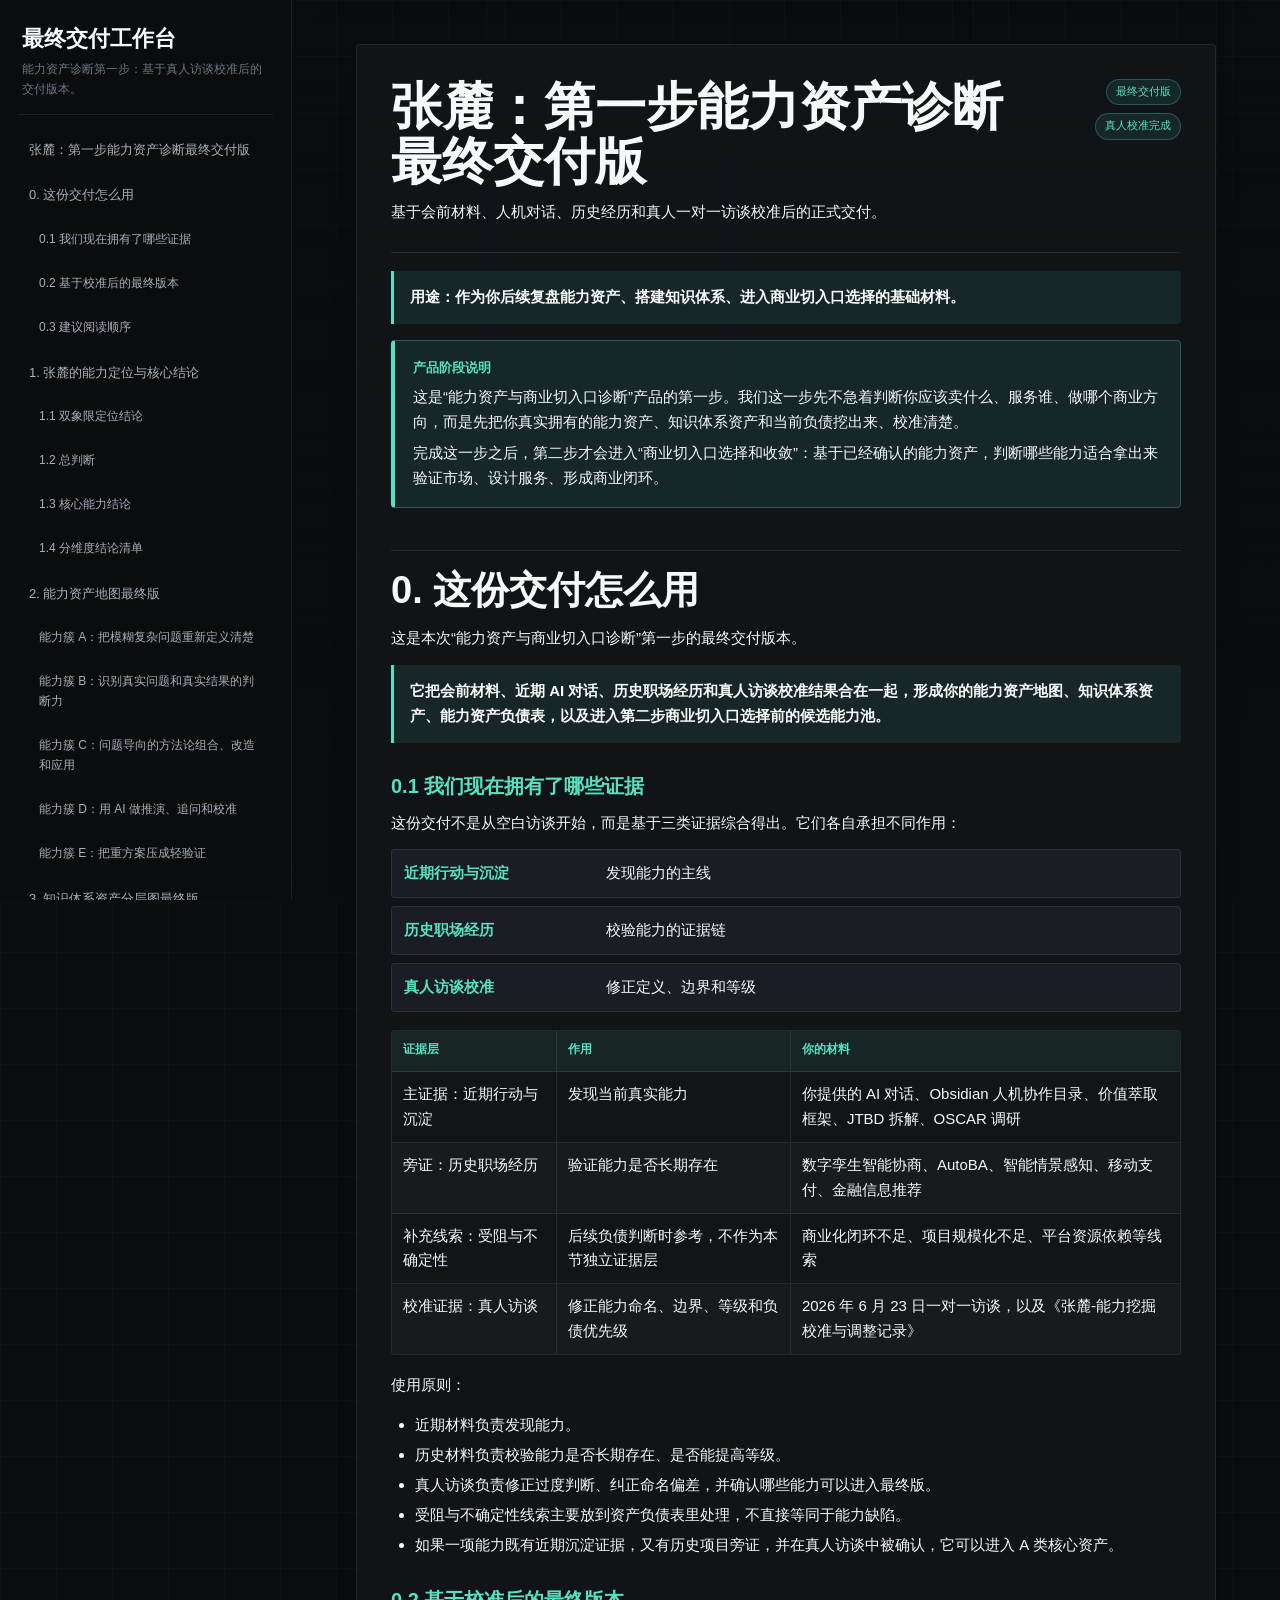
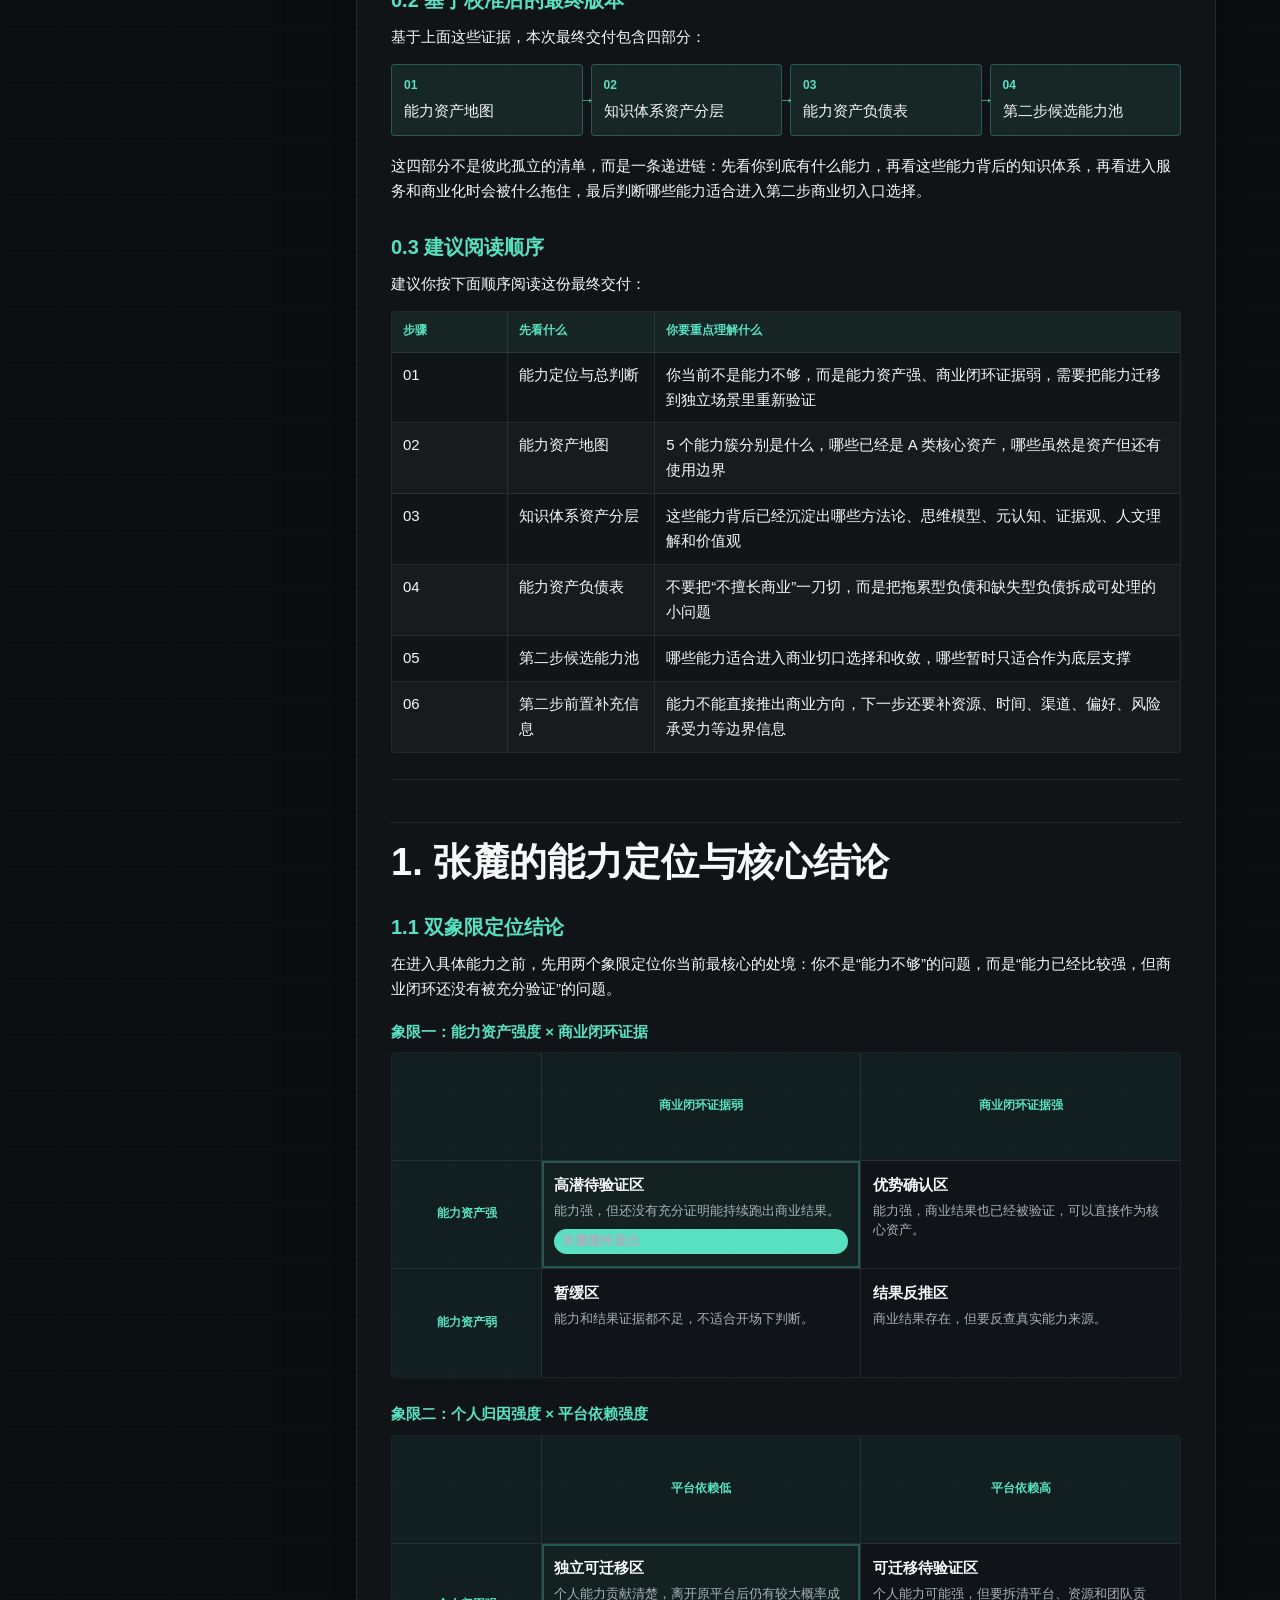
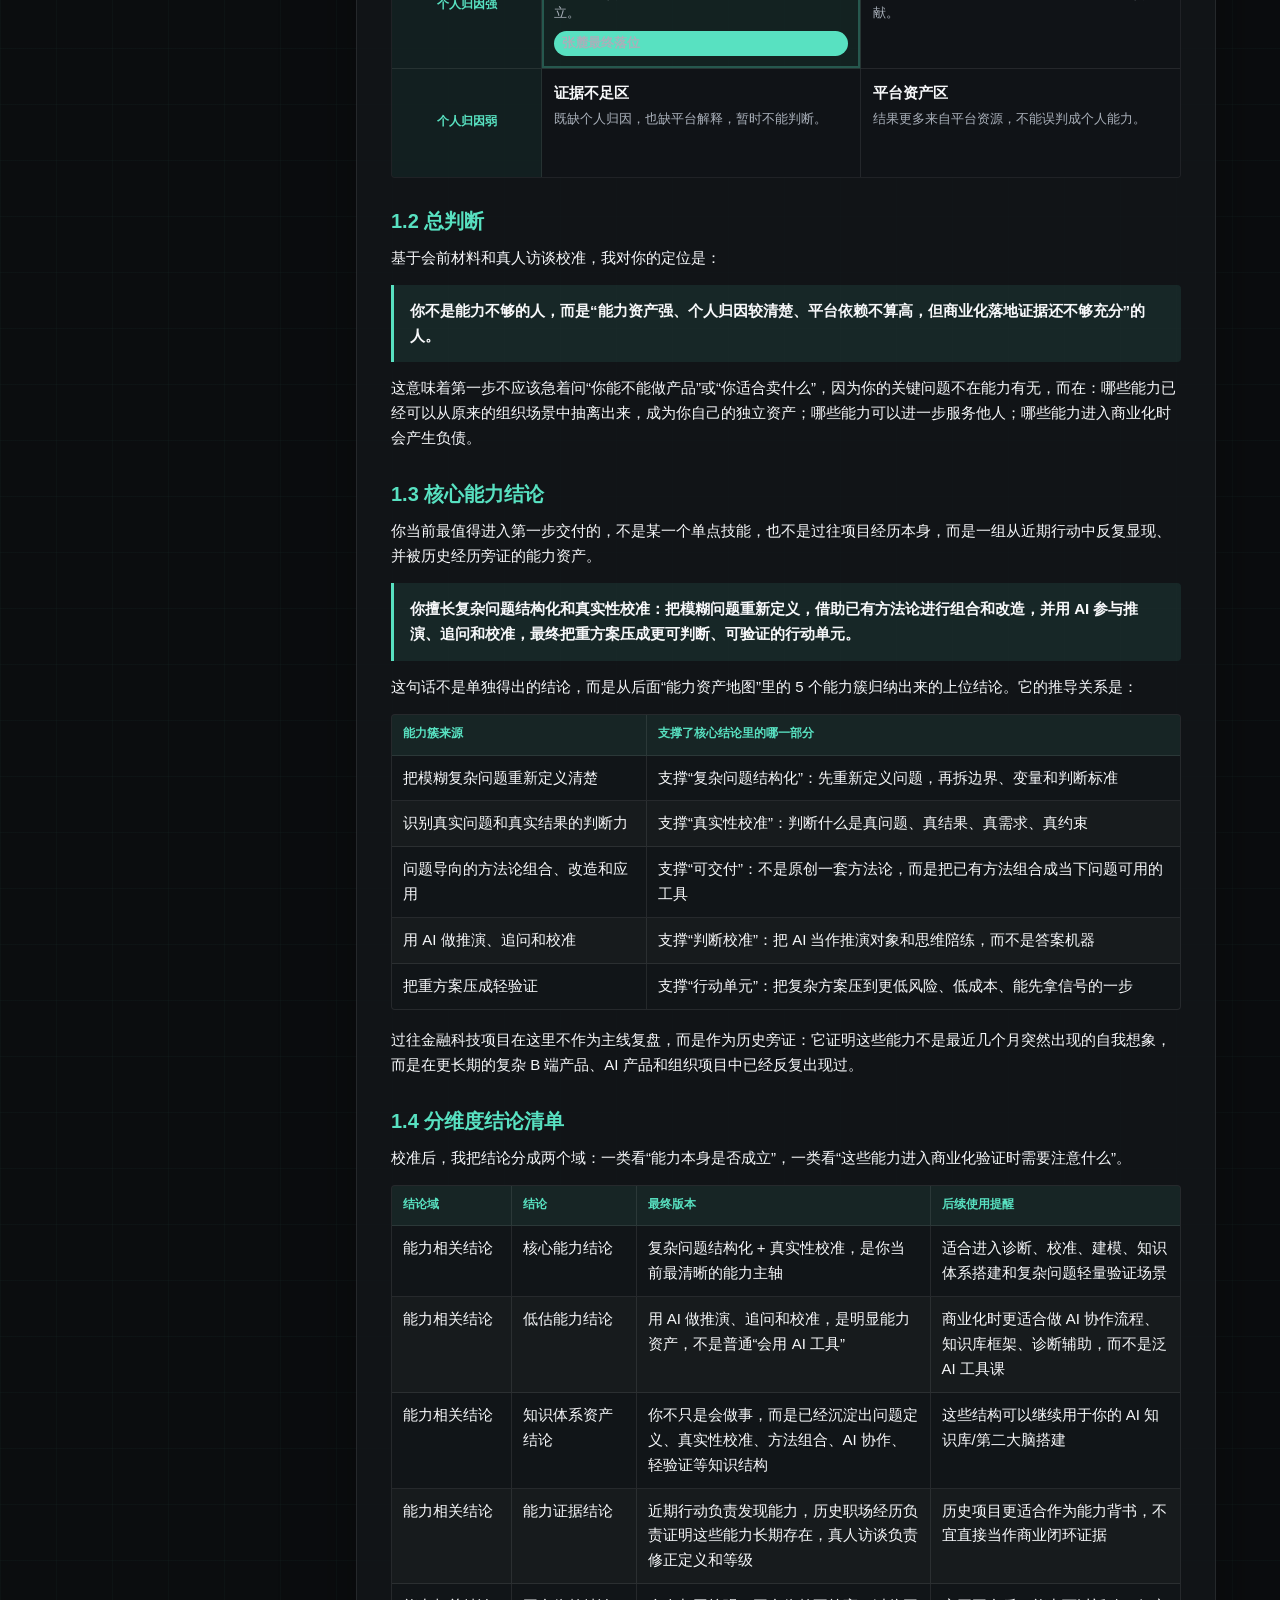
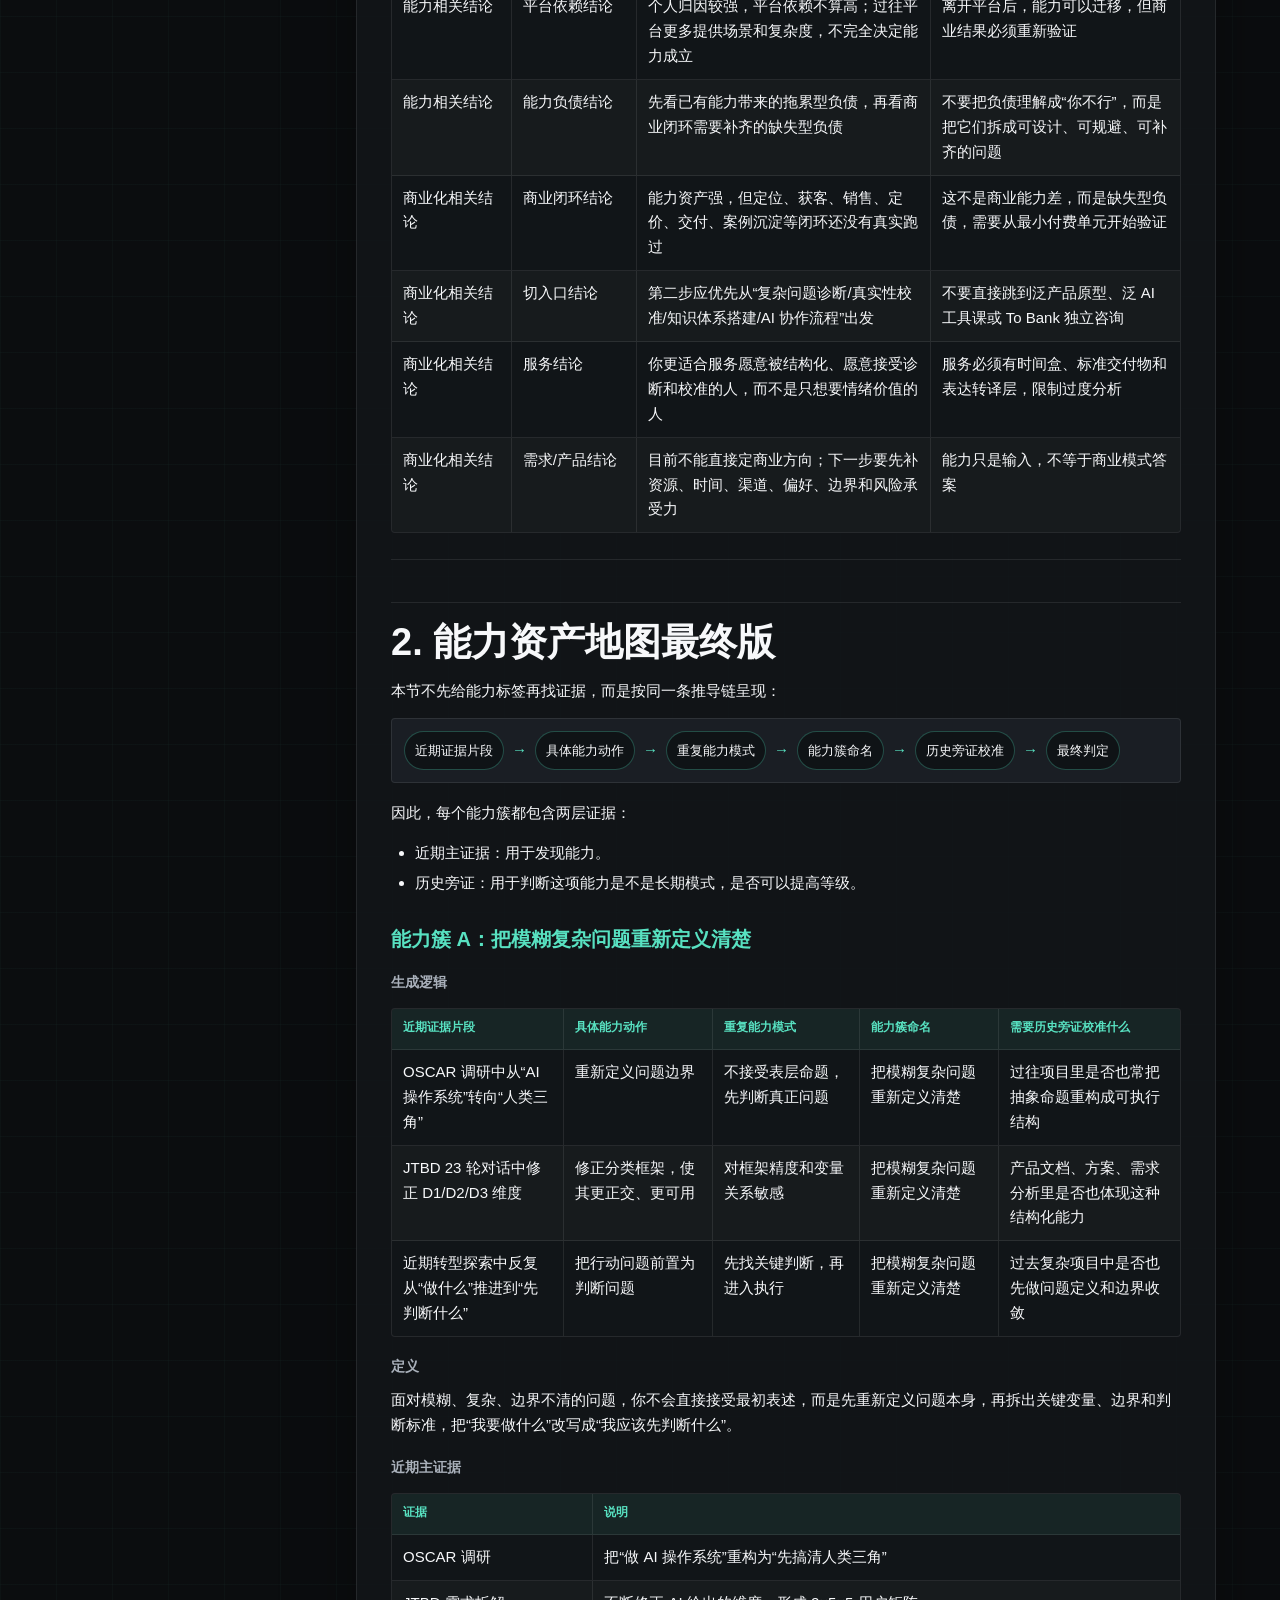
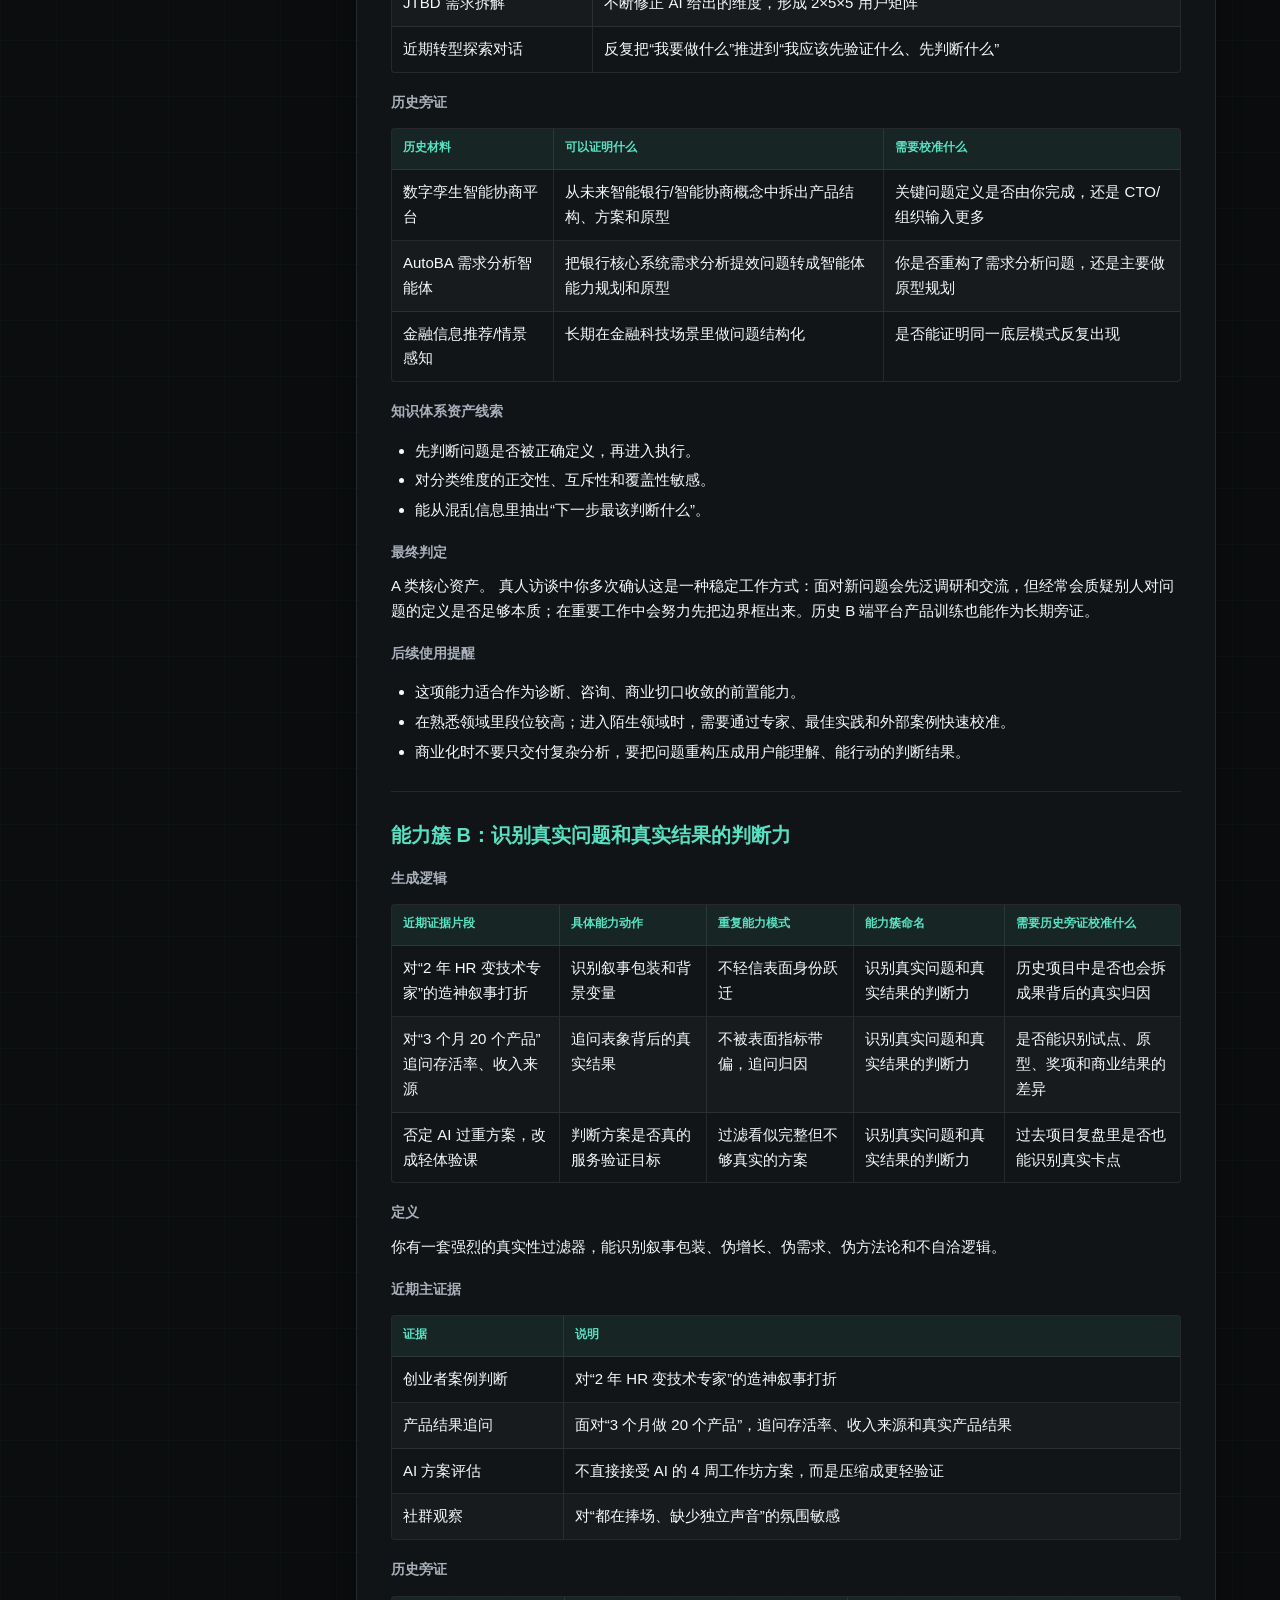
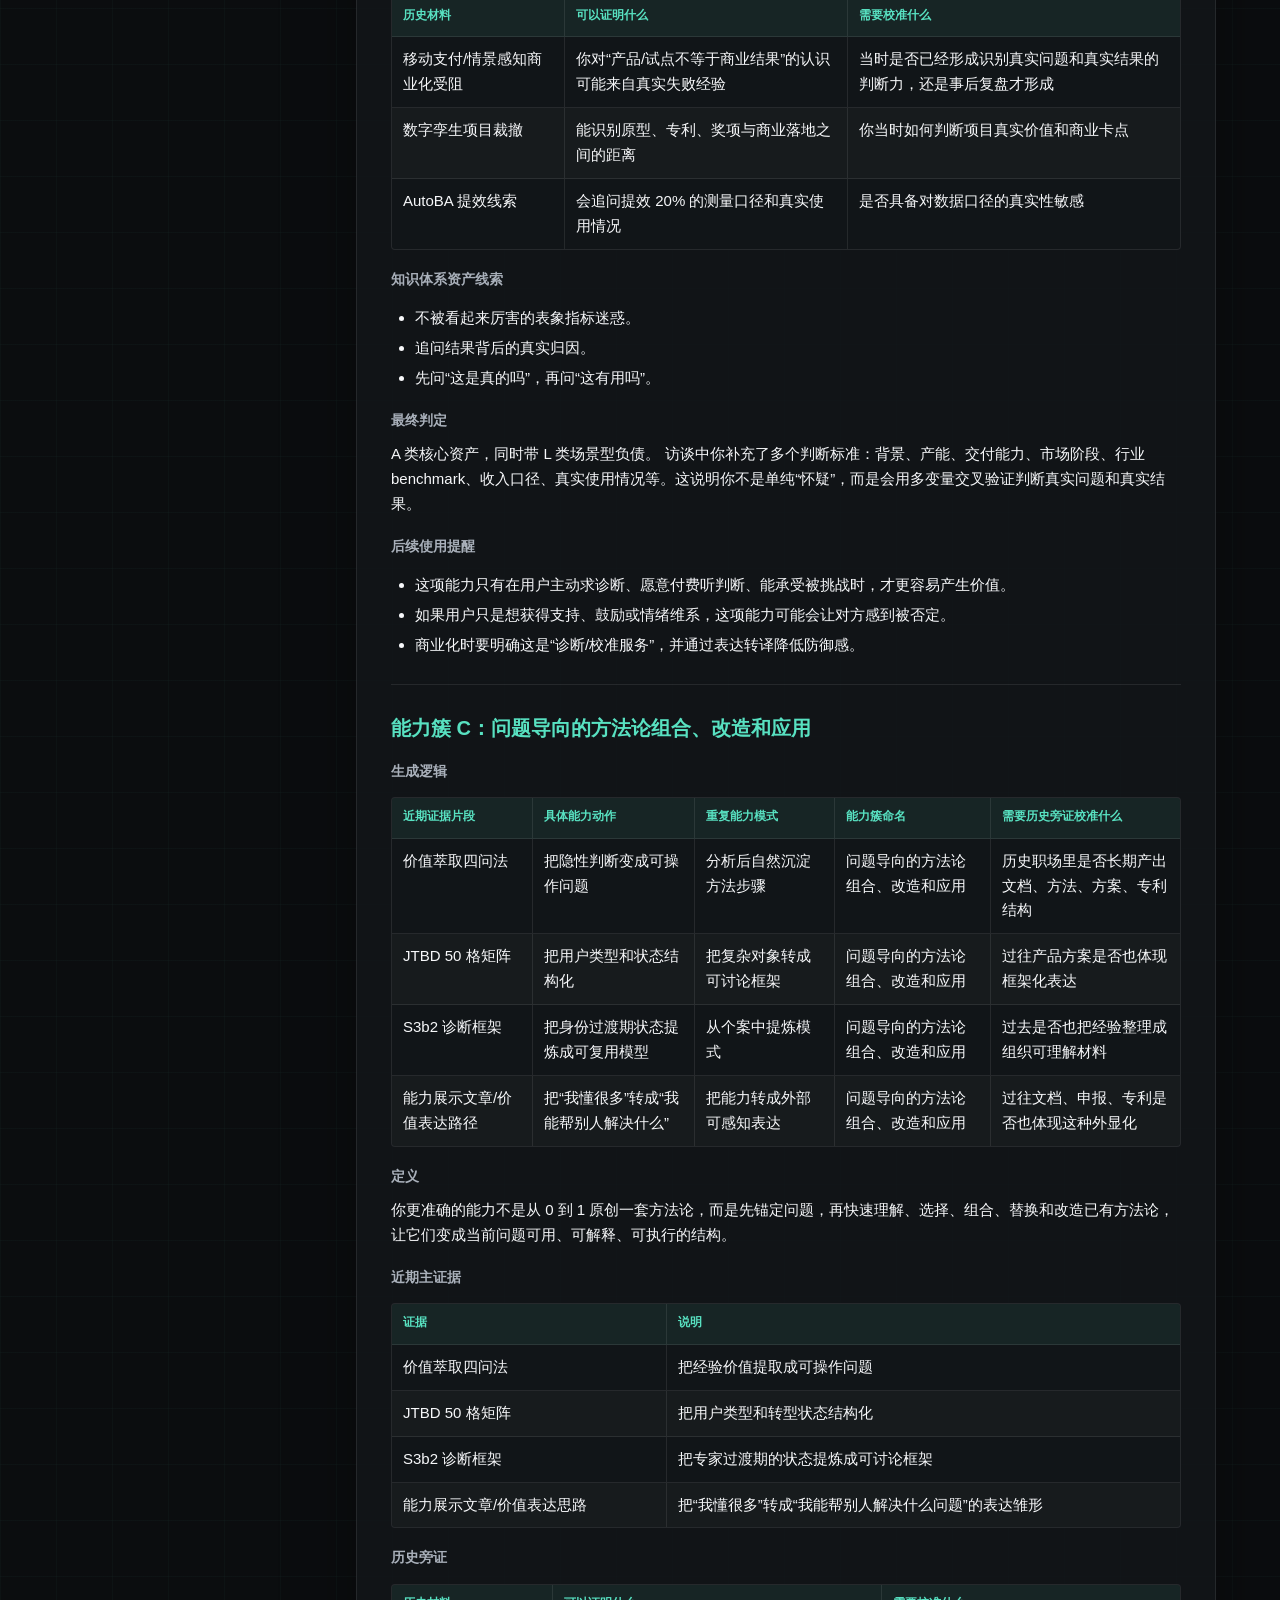
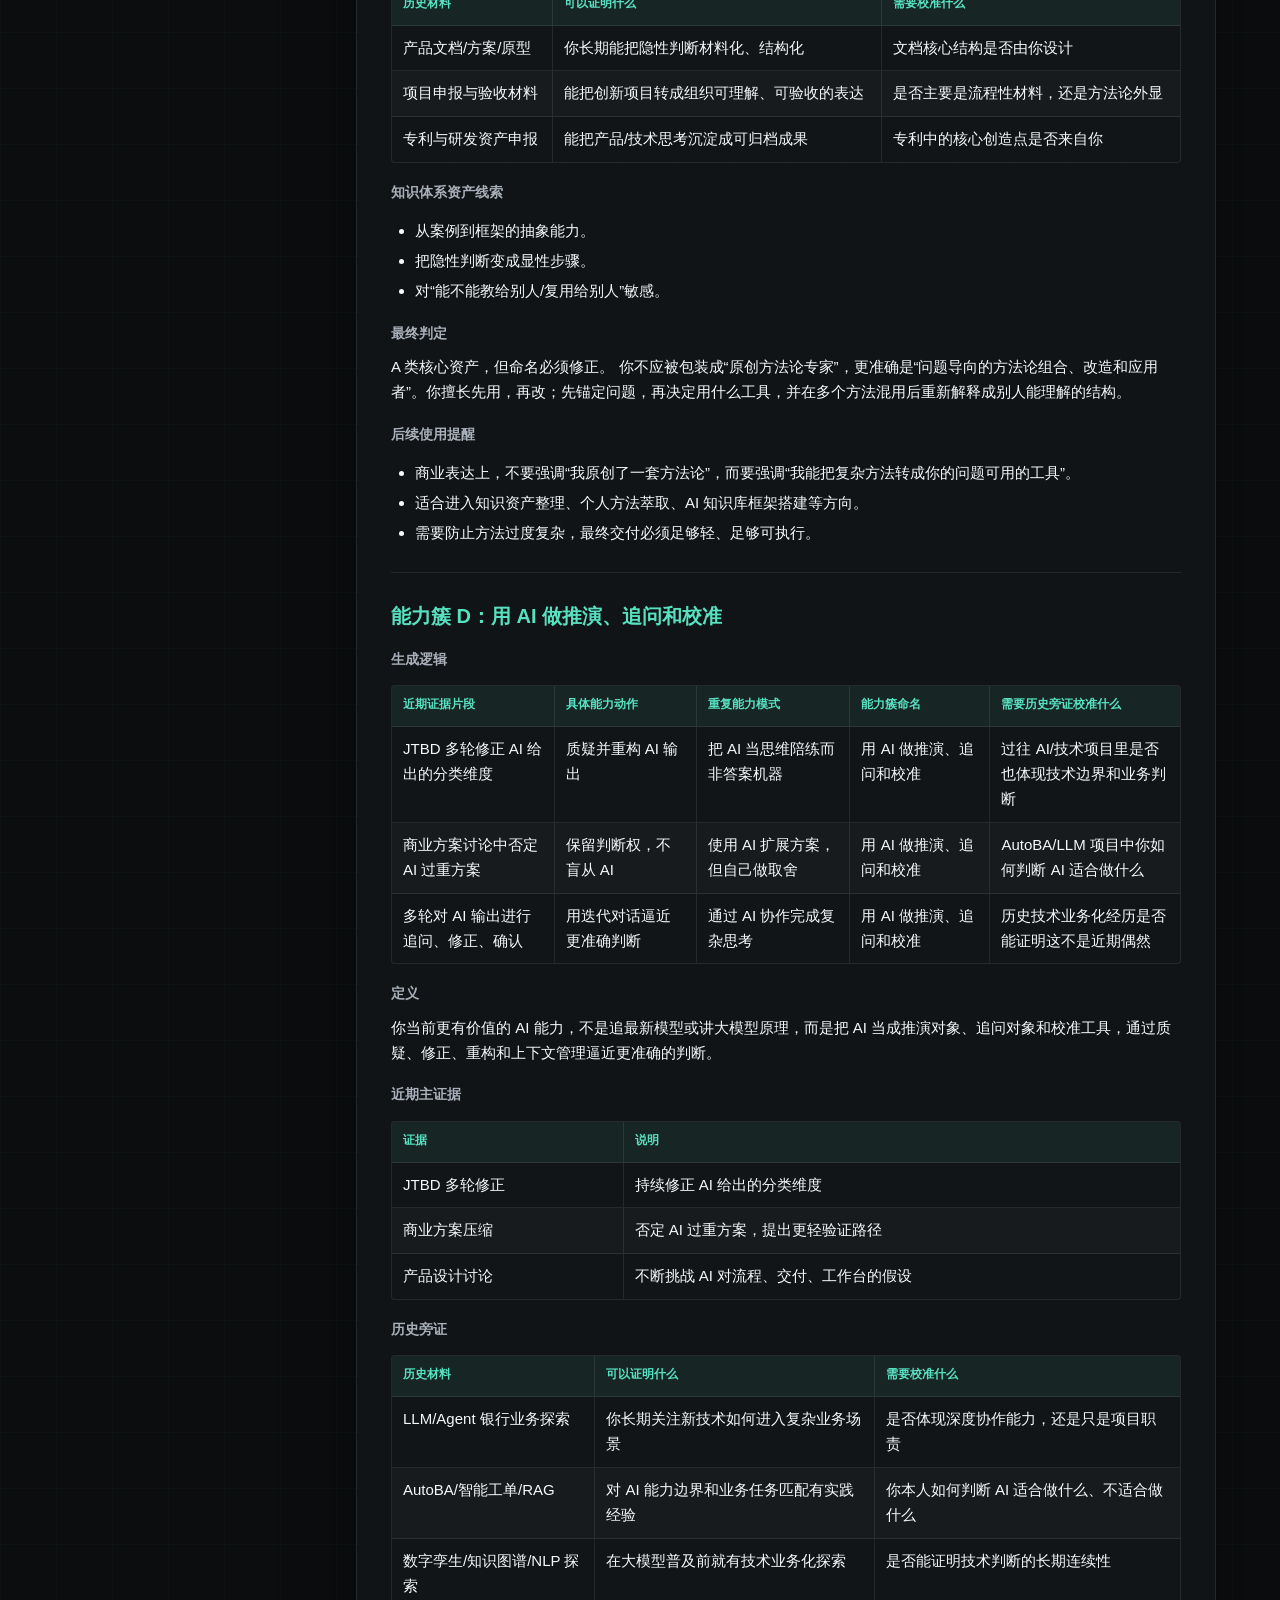
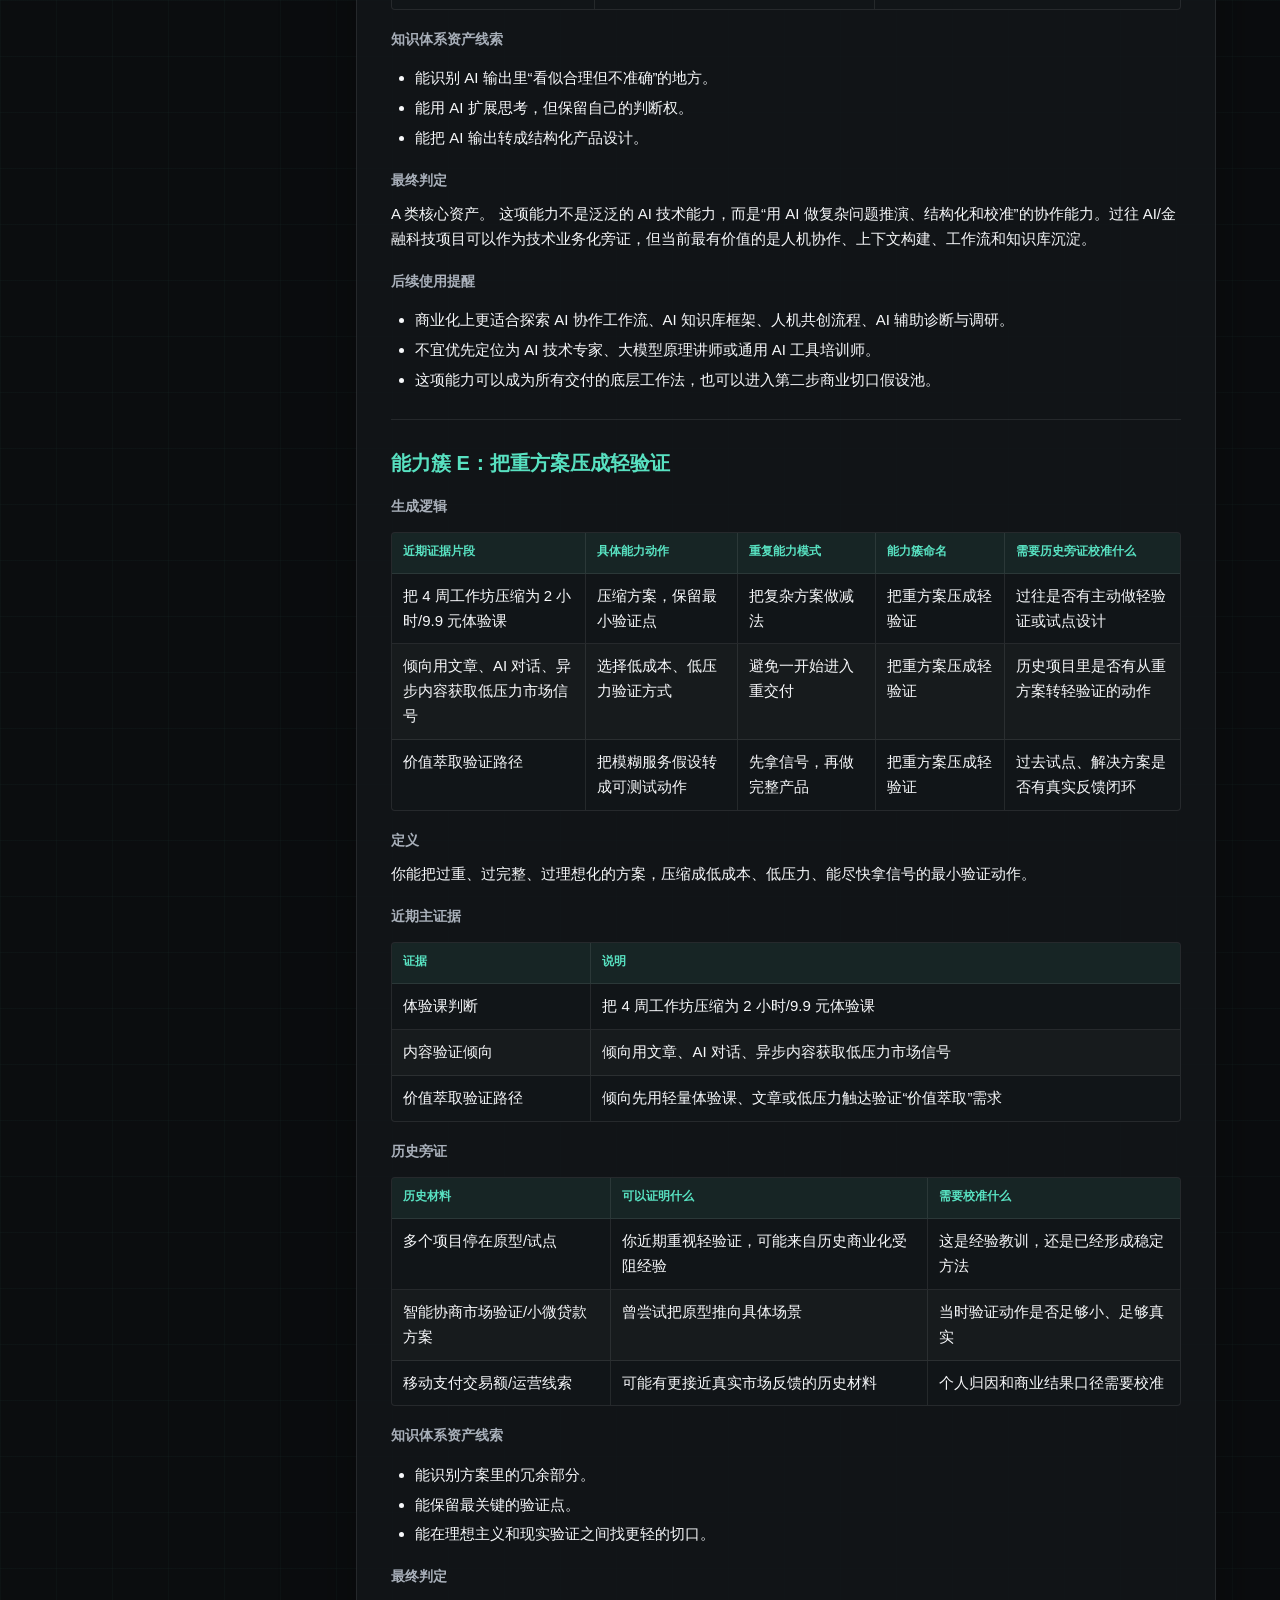
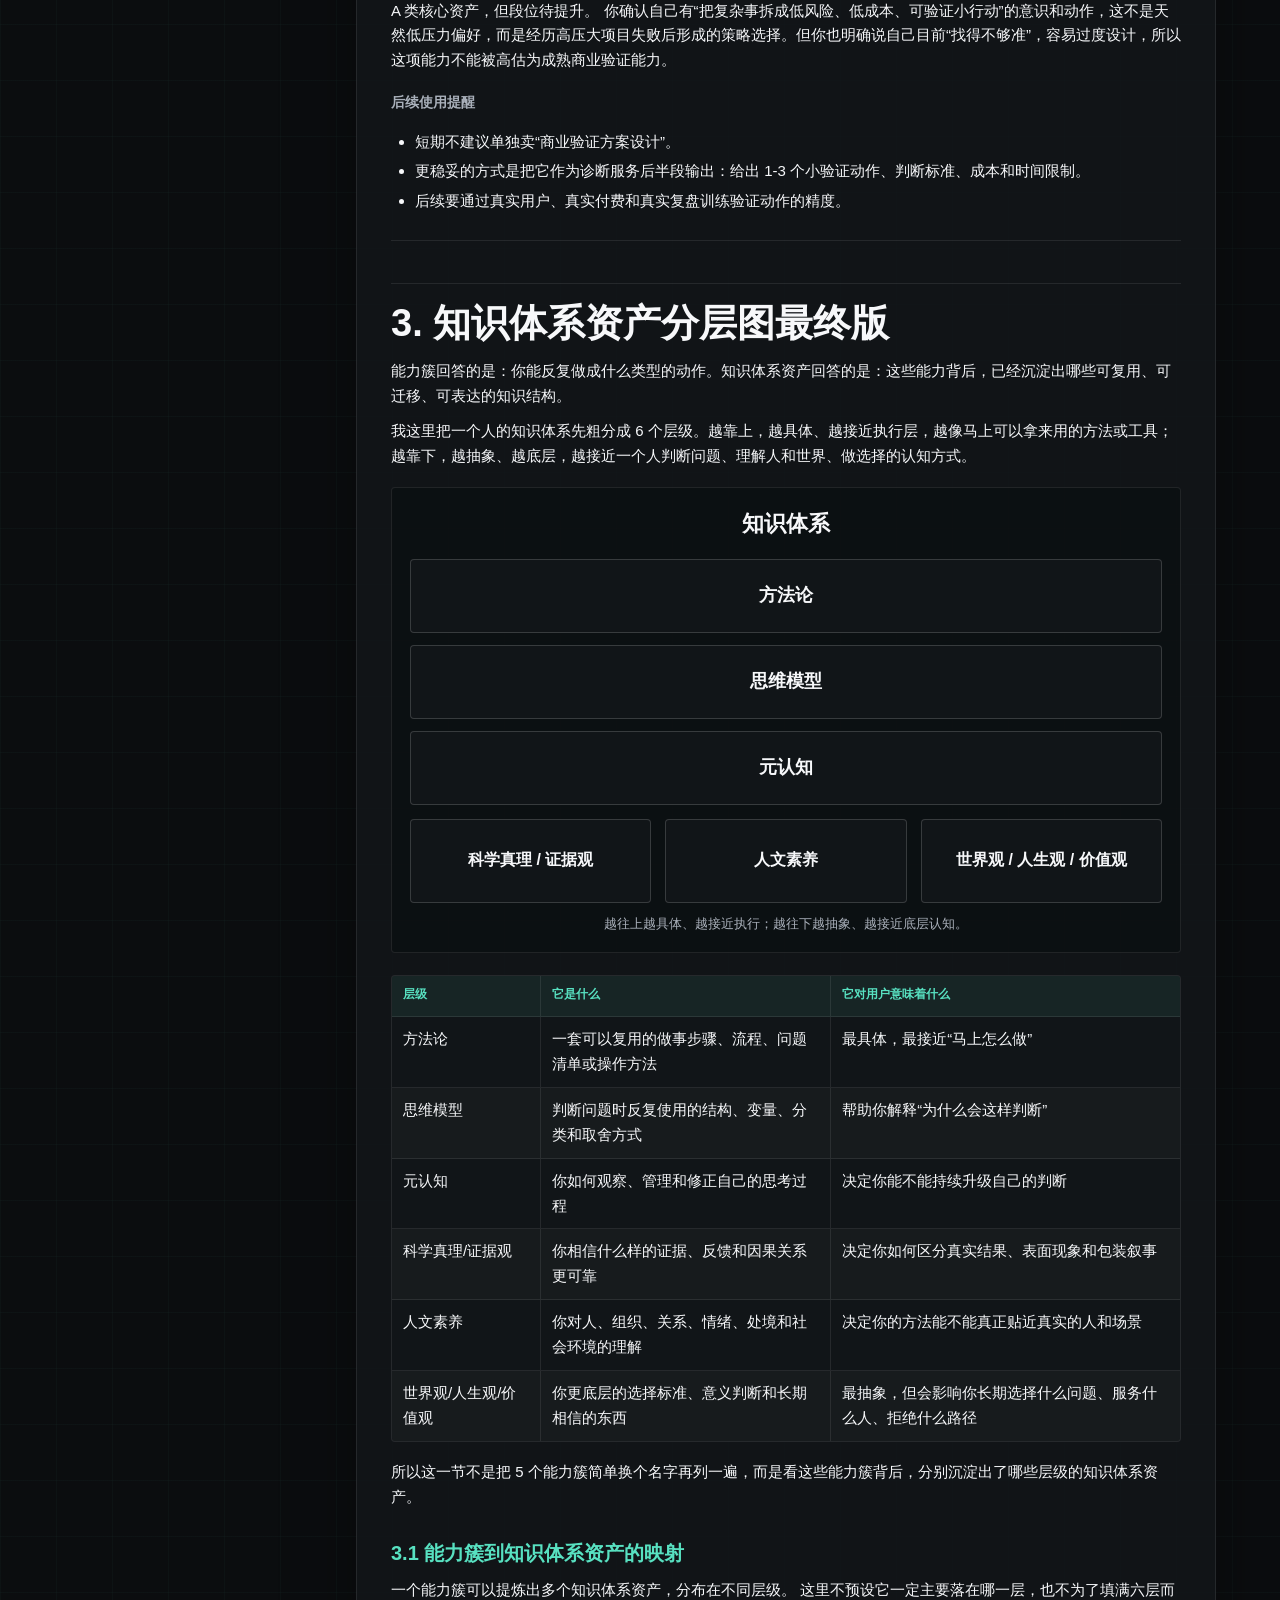
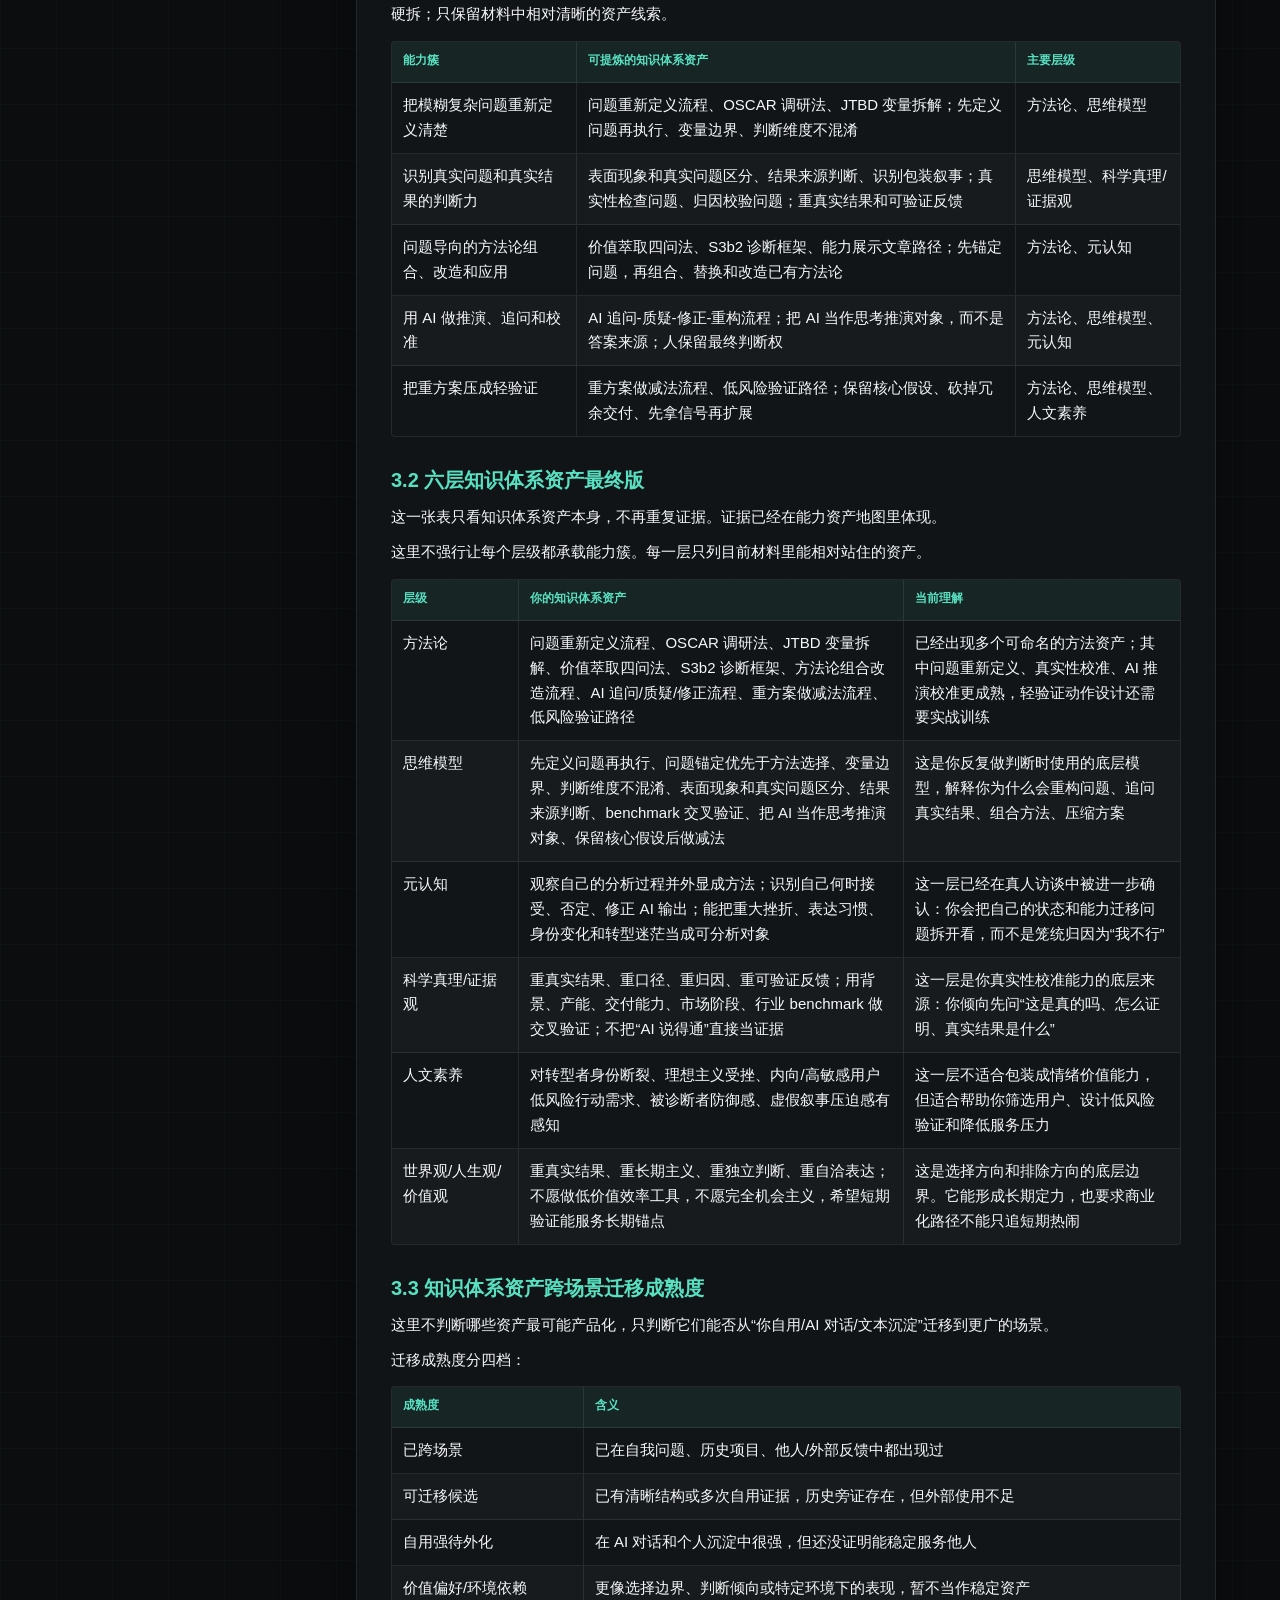
<file: ai_intake_app/static/deliverables/zhanglu-co-creation-workbench.html>
<!doctype html>
<html lang="zh-CN">
<head>
  <meta charset="utf-8">
  <meta name="viewport" content="width=device-width, initial-scale=1">
  <title>张麓：第一步能力资产诊断最终交付版</title>
  <style>
    :root {
      --bg: #0B0D0F;
      --paper: rgba(19,22,26,.92);
      --paper-soft: rgba(28,32,38,.92);
      --ink: #F7F8FA;
      --muted: #A9B0BA;
      --dim: #6D7682;
      --line: rgba(255,255,255,.085);
      --line-strong: rgba(255,255,255,.16);
      --accent: #58E1C1;
      --accent-2: #3BB89A;
      --accent-soft: rgba(88,225,193,.09);
      --accent-line: rgba(88,225,193,.28);
      --amber: #F6B66B;
      --amber-soft: rgba(246,182,107,.10);
      --red: #F07178;
      --red-soft: rgba(240,113,120,.11);
      --shadow: 0 24px 70px rgba(0,0,0,.34);
      --radius: 4px;
      --sans: "Noto Sans SC", "PingFang SC", "Microsoft YaHei", -apple-system, BlinkMacSystemFont, "Segoe UI", sans-serif;
      --mono: "SFMono-Regular", "Menlo", "Consolas", ui-monospace, monospace;
    }
    * { box-sizing: border-box; }
    html { scroll-behavior: smooth; }
    body { margin: 0; color: var(--ink); font-family: var(--sans); font-size: 15px; line-height: 1.66; letter-spacing: 0; background: linear-gradient(rgba(88,225,193,.028) 1px, transparent 1px), linear-gradient(90deg, rgba(88,225,193,.028) 1px, transparent 1px), var(--bg); background-size: 56px 56px; -webkit-font-smoothing: antialiased; }
    body::before { content: ""; position: fixed; inset: 0; pointer-events: none; background: linear-gradient(180deg, rgba(11,13,15,.18) 0%, rgba(11,13,15,.92) 68%, #0B0D0F 100%), repeating-linear-gradient(90deg, rgba(255,255,255,.026) 0 1px, transparent 1px 19vw); z-index: -1; }
    .shell { display: grid; grid-template-columns: 292px minmax(0, 1fr); min-height: 100vh; }
    aside { position: sticky; top: 0; height: 100vh; overflow: auto; padding: 26px 18px; border-right: 1px solid var(--line); background: rgba(11,13,15,.82); backdrop-filter: blur(18px); }
    .brand { padding: 0 4px 14px; border-bottom: 1px solid var(--line); }
    .brand h1 { margin: 0 0 8px; font-size: 22px; line-height: 1.18; font-weight: 900; }
    .brand p { margin: 0; color: var(--dim); font-size: 12px; }
    nav { display: grid; gap: 4px; margin: 14px 0; }
    .nav-link { display: block; padding: 9px 10px; border-radius: 2px; color: var(--muted); text-decoration: none; font-size: 13px; border: 1px solid transparent; }
    .nav-link.sub { padding-left: 20px; color: var(--muted); font-size: 12px; }
    .nav-link:hover { background: var(--accent-soft); border-color: var(--accent-line); color: var(--accent); }
    main { max-width: 1320px; width: 100%; padding: 44px clamp(22px, 5vw, 72px) 92px; }
    .doc { background: rgba(19,22,26,.82); border: 1px solid var(--line); border-radius: var(--radius); box-shadow: var(--shadow); padding: 34px; }
    .doc-head { display: flex; justify-content: space-between; gap: 16px; align-items: flex-start; padding-bottom: 18px; margin-bottom: 18px; border-bottom: 1px solid var(--line); }
    .doc-head h1 { margin: 0; font-size: clamp(30px, 4vw, 52px); line-height: 1.08; font-weight: 900; }
    .legend { display: flex; flex-wrap: wrap; gap: 8px; justify-content: flex-end; }
    .pill { display: inline-flex; align-items: center; min-height: 26px; padding: 3px 9px; border: 1px solid var(--accent-line); border-radius: 999px; color: var(--accent); background: var(--accent-soft); font-family: var(--mono); font-size: 11px; white-space: nowrap; }
    article h1 { display: none; }
    h2 { margin: 42px 0 14px; padding-top: 18px; border-top: 1px solid var(--line); font-size: clamp(25px, 3vw, 38px); line-height: 1.14; font-weight: 900; }
    h3 { margin: 30px 0 11px; font-size: 20px; line-height: 1.35; color: var(--accent); }
    h4 { margin: 18px 0 8px; font-size: 14px; color: var(--muted); }
    p { margin: 10px 0; }
    blockquote { margin: 14px 0; padding: 14px 16px; border-left: 3px solid var(--accent); background: var(--accent-soft); border-radius: 0 var(--radius) var(--radius) 0; font-weight: 650; }
    pre { overflow: auto; padding: 14px; background: rgba(11,13,15,.72); color: var(--ink); border: 1px solid var(--line); border-radius: var(--radius); font-size: 13px; }
    code { font-family: var(--mono); }
    ul, ol { padding-left: 24px; }
    li { margin: 5px 0; }
    hr { border: 0; border-top: 1px solid var(--line); margin: 26px 0; }
    .table-wrap { margin: 14px 0 18px; overflow-x: auto; }
    table { width: 100%; border-collapse: separate; border-spacing: 0; border: 1px solid var(--line); border-radius: var(--radius); overflow: hidden; background: rgba(19,22,26,.82); }
    th, td { border-right: 1px solid var(--line); border-bottom: 1px solid var(--line); padding: 10px 11px; vertical-align: top; min-width: 116px; }
    th { background: rgba(88,225,193,.08); color: var(--accent); text-align: left; font-family: var(--mono); font-size: 12px; }
    td:last-child, th:last-child { border-right: 0; }
    tbody tr:nth-child(even) td { background: rgba(255,255,255,.025); }
    tr:last-child td { border-bottom: 0; }
    .flow-row { display: flex; flex-wrap: wrap; gap: 8px; align-items: stretch; margin: 14px 0 18px; }
    .flow-step { position: relative; flex: 1 1 150px; min-width: 140px; padding: 11px 12px; border: 1px solid var(--accent-line); border-radius: var(--radius); background: var(--accent-soft); color: var(--ink); }
    .flow-step::after { content: "→"; position: absolute; right: -13px; top: 50%; transform: translateY(-50%); color: var(--accent); font-weight: 800; }
    .flow-step:last-child::after { content: ""; }
    .flow-step strong { display: block; margin-bottom: 3px; color: var(--accent); font-size: 12px; }
    .layer-flow { display: grid; gap: 8px; margin: 14px 0 18px; }
    .layer-item { display: grid; grid-template-columns: 190px minmax(0, 1fr); gap: 12px; align-items: start; padding: 11px 12px; border: 1px solid var(--line); border-radius: var(--radius); background: var(--paper-soft); }
    .layer-item strong { color: var(--accent); }
    .chain-row { display: flex; flex-wrap: wrap; gap: 8px; align-items: center; margin: 14px 0 18px; padding: 12px; border: 1px solid var(--line); border-radius: var(--radius); background: var(--paper-soft); }
    .chain-token { padding: 8px 10px; border: 1px solid var(--accent-line); border-radius: 999px; background: rgba(11,13,15,.62); color: var(--ink); font-size: 13px; }
    .chain-arrow { color: var(--accent); font-weight: 800; }
    .stage-card { margin: 16px 0 24px; padding: 16px 18px; border: 1px solid var(--accent-line); border-left: 4px solid var(--accent); border-radius: var(--radius); background: var(--accent-soft); }
    .stage-card strong { display: block; margin-bottom: 6px; color: var(--accent); font-size: 13px; }
    .stage-card p { margin: 6px 0 0; }
    .quadrant-block { margin: 18px 0 24px; }
    .quadrant-title { margin: 0 0 8px; color: var(--accent); font-weight: 750; }
    .quadrant-grid { display: grid; grid-template-columns: 150px 1fr 1fr; border: 1px solid var(--line); border-radius: var(--radius); overflow: hidden; background: rgba(11,13,15,.6); }
    .quadrant-cell { min-height: 108px; padding: 12px; border-right: 1px solid var(--line); border-bottom: 1px solid var(--line); background: rgba(19,22,26,.72); }
    .quadrant-cell:nth-child(3n) { border-right: 0; }
    .quadrant-cell:nth-last-child(-n+3) { border-bottom: 0; }
    .quadrant-axis { display: flex; align-items: center; justify-content: center; text-align: center; background: rgba(88,225,193,.08); color: var(--accent); font-family: var(--mono); font-size: 12px; font-weight: 750; }
    .quadrant-cell strong { display: block; margin-bottom: 4px; color: var(--ink); }
    .quadrant-cell span { display: block; color: var(--muted); font-size: 13px; line-height: 1.45; }
    .quadrant-cell.selected { background: var(--accent-soft); box-shadow: inset 0 0 0 2px var(--accent-line); }
    .quadrant-marker { display: inline-flex; margin-top: 8px; padding: 3px 8px; border-radius: 999px; background: var(--accent); color: #06110f; font-size: 12px; font-weight: 800; }
    .knowledge-stack { margin: 18px 0 22px; padding: 18px; border: 1px solid var(--line); border-radius: var(--radius); background: rgba(11,13,15,.54); }
    .knowledge-stack-title { margin: 0 0 16px; text-align: center; font-size: 22px; font-weight: 800; color: var(--ink); }
    .knowledge-level { display: flex; align-items: center; justify-content: center; min-height: 74px; margin: 12px 0; padding: 14px 18px; border: 1px solid var(--line-strong); border-radius: var(--radius); background: rgba(19,22,26,.92); text-align: center; font-size: 18px; font-weight: 700; }
    .knowledge-bottom { display: grid; grid-template-columns: repeat(3, minmax(0, 1fr)); gap: 14px; margin-top: 14px; }
    .knowledge-bottom .knowledge-level { min-height: 84px; margin: 0; font-size: 16px; }
    .knowledge-hint { margin: 10px 0 0; text-align: center; color: var(--muted); font-size: 13px; }
    .balance-sheet { display: grid; grid-template-columns: minmax(0, 1fr) minmax(0, 1fr); gap: 18px; margin: 18px 0 24px; }
    .balance-panel { border: 1px solid var(--line); border-radius: var(--radius); overflow: hidden; background: rgba(19,22,26,.76); }
    .balance-panel.assets { border-color: var(--accent-line); }
    .balance-panel.liabilities { border-color: rgba(240,113,120,.34); }
    .balance-head { padding: 13px 16px; font-weight: 800; letter-spacing: 0; }
    .balance-panel.assets .balance-head { background: var(--accent-soft); color: var(--accent); }
    .balance-panel.liabilities .balance-head { background: var(--red-soft); color: var(--red); }
    .balance-list { list-style: none; margin: 0; padding: 10px 14px 14px; }
    .balance-list li { margin: 8px 0; padding: 10px 11px; border-radius: 7px; background: var(--paper-soft); border: 1px solid var(--line); }
    .balance-panel.assets .balance-list li { border-color: var(--accent-line); background: rgba(88,225,193,.055); }
    .balance-panel.liabilities .balance-list li { border-color: rgba(240,113,120,.24); background: rgba(240,113,120,.065); }
    .balance-list strong { display: block; margin-bottom: 2px; }
    .balance-list span { display: block; color: var(--muted); font-size: 13px; line-height: 1.45; }
    .balance-title { display: flex; align-items: center; justify-content: space-between; gap: 10px; margin-bottom: 2px; }
    .balance-title strong { margin: 0; }
    .balance-badge { flex: 0 0 auto; display: inline-flex; align-items: center; justify-content: center; min-width: 38px; min-height: 22px; padding: 2px 8px; border-radius: 999px; font-size: 12px; font-weight: 800; }
    .balance-panel.assets .balance-badge { background: rgba(88,225,193,.14); color: var(--accent); border: 1px solid var(--accent-line); }
    .balance-panel.liabilities .balance-badge { background: rgba(240,113,120,.14); color: var(--red); border: 1px solid rgba(240,113,120,.32); }
    @media (max-width: 980px) { .shell { grid-template-columns: 1fr; } aside { position: relative; height: auto; border-right: 0; border-bottom: 1px solid var(--line); } main { padding: 16px; } .doc { padding: 20px; } .doc-head { display: block; } .legend { justify-content: flex-start; margin-top: 12px; } }
    @media (max-width: 720px) { .quadrant-grid { grid-template-columns: 1fr; } .quadrant-cell { border-right: 0; } .quadrant-axis.empty { display: none; } .knowledge-bottom { grid-template-columns: 1fr; } .balance-sheet { grid-template-columns: 1fr; } }
    @media print { aside { display: none !important; } .shell { display:block; } body { background:#fff; } main { max-width:none; padding:0; } .doc { border:0; box-shadow:none; } h2, h3, table { break-inside: avoid; } }
  </style>
</head>
<body>
  <div class="shell">
    <aside>
      <div class="brand">
        <h1>最终交付工作台</h1>
        <p>能力资产诊断第一步：基于真人访谈校准后的交付版本。</p>
      </div>
      <nav><a class="nav-link" href="#张麓-第一步能力资产诊断最终交付版">张麓：第一步能力资产诊断最终交付版</a><a class="nav-link" href="#0.-这份交付怎么用">0. 这份交付怎么用</a><a class="nav-link sub" href="#0.1-我们现在拥有了哪些证据">0.1 我们现在拥有了哪些证据</a><a class="nav-link sub" href="#0.2-基于校准后的最终版本">0.2 基于校准后的最终版本</a><a class="nav-link sub" href="#0.3-建议阅读顺序">0.3 建议阅读顺序</a><a class="nav-link" href="#1.-张麓的能力定位与核心结论">1. 张麓的能力定位与核心结论</a><a class="nav-link sub" href="#1.1-双象限定位结论">1.1 双象限定位结论</a><a class="nav-link sub" href="#1.2-总判断">1.2 总判断</a><a class="nav-link sub" href="#1.3-核心能力结论">1.3 核心能力结论</a><a class="nav-link sub" href="#1.4-分维度结论清单">1.4 分维度结论清单</a><a class="nav-link" href="#2.-能力资产地图最终版">2. 能力资产地图最终版</a><a class="nav-link sub" href="#能力簇-a-把模糊复杂问题重新定义清楚">能力簇 A：把模糊复杂问题重新定义清楚</a><a class="nav-link sub" href="#能力簇-b-识别真实问题和真实结果的判断力">能力簇 B：识别真实问题和真实结果的判断力</a><a class="nav-link sub" href="#能力簇-c-问题导向的方法论组合改造和应用">能力簇 C：问题导向的方法论组合、改造和应用</a><a class="nav-link sub" href="#能力簇-d-用-ai-做推演追问和校准">能力簇 D：用 AI 做推演、追问和校准</a><a class="nav-link sub" href="#能力簇-e-把重方案压成轻验证">能力簇 E：把重方案压成轻验证</a><a class="nav-link" href="#3.-知识体系资产分层图最终版">3. 知识体系资产分层图最终版</a><a class="nav-link sub" href="#3.1-能力簇到知识体系资产的映射">3.1 能力簇到知识体系资产的映射</a><a class="nav-link sub" href="#3.2-六层知识体系资产最终版">3.2 六层知识体系资产最终版</a><a class="nav-link sub" href="#3.3-知识体系资产跨场景迁移成熟度">3.3 知识体系资产跨场景迁移成熟度</a><a class="nav-link" href="#4.-能力资产负债表最终版">4. 能力资产负债表最终版</a><a class="nav-link sub" href="#4.1-资产侧总览">4.1 资产侧总览</a><a class="nav-link sub" href="#4.2-负债侧总览">4.2 负债侧总览</a><a class="nav-link sub" href="#4.3-负债处理优先级">4.3 负债处理优先级</a><a class="nav-link sub" href="#4.4-资产负债表左右总览">4.4 资产负债表左右总览</a><a class="nav-link" href="#5.-第二步候选能力池与选择理由">5. 第二步候选能力池与选择理由</a><a class="nav-link sub" href="#5.1-建议进入第二步的能力">5.1 建议进入第二步的能力</a><a class="nav-link sub" href="#5.2-暂不建议直接商业化的能力">5.2 暂不建议直接商业化的能力</a><a class="nav-link sub" href="#5.3-第二步优先探索方向">5.3 第二步优先探索方向</a><a class="nav-link" href="#6.-第二步之前仍需补充的信息">6. 第二步之前仍需补充的信息</a></nav>
      </aside>
    <main>
      <div class="doc">
        <div class="doc-head">
          <div>
            <h1>张麓：第一步能力资产诊断最终交付版</h1>
            <p class="muted">基于会前材料、人机对话、历史经历和真人一对一访谈校准后的正式交付。</p>
          </div>
          <div class="legend"><span class="pill">最终交付版</span><span class="pill">真人校准完成</span></div>
        </div>
<article id="documentContent">
<h1 id="张麓-第一步能力资产诊断最终交付版">张麓：第一步能力资产诊断最终交付版</h1>
<blockquote>用途：作为你后续复盘能力资产、搭建知识体系、进入商业切入口选择的基础材料。</blockquote>
<div class="stage-card">
  <strong>产品阶段说明</strong>
  <p>这是“能力资产与商业切入口诊断”产品的第一步。我们这一步先不急着判断你应该卖什么、服务谁、做哪个商业方向，而是先把你真实拥有的能力资产、知识体系资产和当前负债挖出来、校准清楚。</p>
  <p>完成这一步之后，第二步才会进入“商业切入口选择和收敛”：基于已经确认的能力资产，判断哪些能力适合拿出来验证市场、设计服务、形成商业闭环。</p>
</div>
<h2 id="0.-这份交付怎么用">0. 这份交付怎么用</h2>

<p class="body-p">这是本次“能力资产与商业切入口诊断”第一步的最终交付版本。</p>
<blockquote>它把会前材料、近期 AI 对话、历史职场经历和真人访谈校准结果合在一起，形成你的能力资产地图、知识体系资产、能力资产负债表，以及进入第二步商业切入口选择前的候选能力池。</blockquote>
<h3 id="0.1-我们现在拥有了哪些证据">0.1 我们现在拥有了哪些证据</h3>

<p class="body-p">这份交付不是从空白访谈开始，而是基于三类证据综合得出。它们各自承担不同作用：</p>
<div class="layer-flow" aria-label="证据三层">
  <div class="layer-item"><strong>近期行动与沉淀</strong><span>发现能力的主线</span></div>
  <div class="layer-item"><strong>历史职场经历</strong><span>校验能力的证据链</span></div>
  <div class="layer-item"><strong>真人访谈校准</strong><span>修正定义、边界和等级</span></div>
</div>
<div class="table-wrap"><table data-table="table-1"><thead><tr>
<th>证据层</th>
<th>作用</th>
<th>你的材料</th>
</tr></thead><tbody>
<tr>
<td>主证据：近期行动与沉淀</td>
<td>发现当前真实能力</td>
<td>你提供的 AI 对话、Obsidian 人机协作目录、价值萃取框架、JTBD 拆解、OSCAR 调研</td>
</tr>
<tr>
<td>旁证：历史职场经历</td>
<td>验证能力是否长期存在</td>
<td>数字孪生智能协商、AutoBA、智能情景感知、移动支付、金融信息推荐</td>
</tr>
<tr>
<td>补充线索：受阻与不确定性</td>
<td>后续负债判断时参考，不作为本节独立证据层</td>
<td>商业化闭环不足、项目规模化不足、平台资源依赖等线索</td>
</tr>
<tr>
<td>校准证据：真人访谈</td>
<td>修正能力命名、边界、等级和负债优先级</td>
<td>2026 年 6 月 23 日一对一访谈，以及《张麓-能力挖掘校准与调整记录》</td>
</tr>
</tbody></table></div>
<p class="body-p">使用原则：</p>
<ul><li>近期材料负责发现能力。</li><li>历史材料负责校验能力是否长期存在、是否能提高等级。</li><li>真人访谈负责修正过度判断、纠正命名偏差，并确认哪些能力可以进入最终版。</li><li>受阻与不确定性线索主要放到资产负债表里处理，不直接等同于能力缺陷。</li><li>如果一项能力既有近期沉淀证据，又有历史项目旁证，并在真人访谈中被确认，它可以进入 A 类核心资产。</li></ul>
<h3 id="0.2-基于校准后的最终版本">0.2 基于校准后的最终版本</h3>

<p class="body-p">基于上面这些证据，本次最终交付包含四部分：</p>
<div class="flow-row" aria-label="最终版本组成">
  <div class="flow-step"><strong>01</strong><span>能力资产地图</span></div>
  <div class="flow-step"><strong>02</strong><span>知识体系资产分层</span></div>
  <div class="flow-step"><strong>03</strong><span>能力资产负债表</span></div>
  <div class="flow-step"><strong>04</strong><span>第二步候选能力池</span></div>
</div>
<p class="body-p">这四部分不是彼此孤立的清单，而是一条递进链：先看你到底有什么能力，再看这些能力背后的知识体系，再看进入服务和商业化时会被什么拖住，最后判断哪些能力适合进入第二步商业切入口选择。</p>
<h3 id="0.3-建议阅读顺序">0.3 建议阅读顺序</h3>

<p class="body-p">建议你按下面顺序阅读这份最终交付：</p>
<div class="table-wrap"><table data-table="table-calibration-flow"><thead><tr>
<th>步骤</th>
<th>先看什么</th>
<th>你要重点理解什么</th>
</tr></thead><tbody>
<tr>
<td>01</td>
<td>能力定位与总判断</td>
<td>你当前不是能力不够，而是能力资产强、商业闭环证据弱，需要把能力迁移到独立场景里重新验证</td>
</tr>
<tr>
<td>02</td>
<td>能力资产地图</td>
<td>5 个能力簇分别是什么，哪些已经是 A 类核心资产，哪些虽然是资产但还有使用边界</td>
</tr>
<tr>
<td>03</td>
<td>知识体系资产分层</td>
<td>这些能力背后已经沉淀出哪些方法论、思维模型、元认知、证据观、人文理解和价值观</td>
</tr>
<tr>
<td>04</td>
<td>能力资产负债表</td>
<td>不要把“不擅长商业”一刀切，而是把拖累型负债和缺失型负债拆成可处理的小问题</td>
</tr>
<tr>
<td>05</td>
<td>第二步候选能力池</td>
<td>哪些能力适合进入商业切口选择和收敛，哪些暂时只适合作为底层支撑</td>
</tr>
<tr>
<td>06</td>
<td>第二步前置补充信息</td>
<td>能力不能直接推出商业方向，下一步还要补资源、时间、渠道、偏好、风险承受力等边界信息</td>
</tr>
</tbody></table></div>
<hr>
<h2 id="1.-张麓的能力定位与核心结论">1. 张麓的能力定位与核心结论</h2>

<h3 id="1.1-双象限定位结论">1.1 双象限定位结论</h3>
<p class="body-p">在进入具体能力之前，先用两个象限定位你当前最核心的处境：你不是“能力不够”的问题，而是“能力已经比较强，但商业闭环还没有被充分验证”的问题。</p>

<div class="quadrant-block">
  <p class="quadrant-title">象限一：能力资产强度 × 商业闭环证据</p>
  <div class="quadrant-grid" aria-label="能力资产强度与商业闭环证据四象限">
    <div class="quadrant-cell quadrant-axis empty"></div>
    <div class="quadrant-cell quadrant-axis">商业闭环证据弱</div>
    <div class="quadrant-cell quadrant-axis">商业闭环证据强</div>
    <div class="quadrant-cell quadrant-axis">能力资产强</div>
    <div class="quadrant-cell selected"><strong>高潜待验证区</strong><span>能力强，但还没有充分证明能持续跑出商业结果。</span><span class="quadrant-marker">张麓最终落位</span></div>
    <div class="quadrant-cell"><strong>优势确认区</strong><span>能力强，商业结果也已经被验证，可以直接作为核心资产。</span></div>
    <div class="quadrant-cell quadrant-axis">能力资产弱</div>
    <div class="quadrant-cell"><strong>暂缓区</strong><span>能力和结果证据都不足，不适合开场下判断。</span></div>
    <div class="quadrant-cell"><strong>结果反推区</strong><span>商业结果存在，但要反查真实能力来源。</span></div>
  </div>
</div>

<div class="quadrant-block">
  <p class="quadrant-title">象限二：个人归因强度 × 平台依赖强度</p>
  <div class="quadrant-grid" aria-label="个人归因强度与平台依赖强度四象限">
    <div class="quadrant-cell quadrant-axis empty"></div>
    <div class="quadrant-cell quadrant-axis">平台依赖低</div>
    <div class="quadrant-cell quadrant-axis">平台依赖高</div>
    <div class="quadrant-cell quadrant-axis">个人归因强</div>
    <div class="quadrant-cell selected"><strong>独立可迁移区</strong><span>个人能力贡献清楚，离开原平台后仍有较大概率成立。</span><span class="quadrant-marker">张麓最终落位</span></div>
    <div class="quadrant-cell"><strong>可迁移待验证区</strong><span>个人能力可能强，但要拆清平台、资源和团队贡献。</span></div>
    <div class="quadrant-cell quadrant-axis">个人归因弱</div>
    <div class="quadrant-cell"><strong>证据不足区</strong><span>既缺个人归因，也缺平台解释，暂时不能判断。</span></div>
    <div class="quadrant-cell"><strong>平台资产区</strong><span>结果更多来自平台资源，不能误判成个人能力。</span></div>
  </div>
</div>

<h3 id="1.2-总判断">1.2 总判断</h3>
<p class="body-p">基于会前材料和真人访谈校准，我对你的定位是：</p>
<blockquote>你不是能力不够的人，而是“能力资产强、个人归因较清楚、平台依赖不算高，但商业化落地证据还不够充分”的人。</blockquote>
<p class="body-p">这意味着第一步不应该急着问“你能不能做产品”或“你适合卖什么”，因为你的关键问题不在能力有无，而在：哪些能力已经可以从原来的组织场景中抽离出来，成为你自己的独立资产；哪些能力可以进一步服务他人；哪些能力进入商业化时会产生负债。</p>

<h3 id="1.3-核心能力结论">1.3 核心能力结论</h3>
<p class="body-p">你当前最值得进入第一步交付的，不是某一个单点技能，也不是过往项目经历本身，而是一组从近期行动中反复显现、并被历史经历旁证的能力资产。</p>
<blockquote>你擅长复杂问题结构化和真实性校准：把模糊问题重新定义，借助已有方法论进行组合和改造，并用 AI 参与推演、追问和校准，最终把重方案压成更可判断、可验证的行动单元。</blockquote>
<p class="body-p">这句话不是单独得出的结论，而是从后面“能力资产地图”里的 5 个能力簇归纳出来的上位结论。它的推导关系是：</p>
<div class="table-wrap"><table data-table="table-core-hypothesis-source"><thead><tr>
<th>能力簇来源</th>
<th>支撑了核心结论里的哪一部分</th>
</tr></thead><tbody>
<tr>
<td>把模糊复杂问题重新定义清楚</td>
<td>支撑“复杂问题结构化”：先重新定义问题，再拆边界、变量和判断标准</td>
</tr>
<tr>
<td>识别真实问题和真实结果的判断力</td>
<td>支撑“真实性校准”：判断什么是真问题、真结果、真需求、真约束</td>
</tr>
<tr>
<td>问题导向的方法论组合、改造和应用</td>
<td>支撑“可交付”：不是原创一套方法论，而是把已有方法组合成当下问题可用的工具</td>
</tr>
<tr>
<td>用 AI 做推演、追问和校准</td>
<td>支撑“判断校准”：把 AI 当作推演对象和思维陪练，而不是答案机器</td>
</tr>
<tr>
<td>把重方案压成轻验证</td>
<td>支撑“行动单元”：把复杂方案压到更低风险、低成本、能先拿信号的一步</td>
</tr>
</tbody></table></div>
<p class="body-p">过往金融科技项目在这里不作为主线复盘，而是作为历史旁证：它证明这些能力不是最近几个月突然出现的自我想象，而是在更长期的复杂 B 端产品、AI 产品和组织项目中已经反复出现过。</p>

<h3 id="1.4-分维度结论清单">1.4 分维度结论清单</h3>
<p class="body-p">校准后，我把结论分成两个域：一类看“能力本身是否成立”，一类看“这些能力进入商业化验证时需要注意什么”。</p>
<div class="table-wrap"><table data-table="table-2"><thead><tr>
<th>结论域</th>
<th>结论</th>
<th>最终版本</th>
<th>后续使用提醒</th>
</tr></thead><tbody>
<tr>
<td>能力相关结论</td>
<td>核心能力结论</td>
<td>复杂问题结构化 + 真实性校准，是你当前最清晰的能力主轴</td>
<td>适合进入诊断、校准、建模、知识体系搭建和复杂问题轻量验证场景</td>
</tr>
<tr>
<td>能力相关结论</td>
<td>低估能力结论</td>
<td>用 AI 做推演、追问和校准，是明显能力资产，不是普通“会用 AI 工具”</td>
<td>商业化时更适合做 AI 协作流程、知识库框架、诊断辅助，而不是泛 AI 工具课</td>
</tr>
<tr>
<td>能力相关结论</td>
<td>知识体系资产结论</td>
<td>你不只是会做事，而是已经沉淀出问题定义、真实性校准、方法组合、AI 协作、轻验证等知识结构</td>
<td>这些结构可以继续用于你的 AI 知识库/第二大脑搭建</td>
</tr>
<tr>
<td>能力相关结论</td>
<td>能力证据结论</td>
<td>近期行动负责发现能力，历史职场经历负责证明这些能力长期存在，真人访谈负责修正定义和等级</td>
<td>历史项目更适合作为能力背书，不宜直接当作商业闭环证据</td>
</tr>
<tr>
<td>能力相关结论</td>
<td>平台依赖结论</td>
<td>个人归因较强，平台依赖不算高；过往平台更多提供场景和复杂度，不完全决定能力成立</td>
<td>离开平台后，能力可以迁移，但商业结果必须重新验证</td>
</tr>
<tr>
<td>能力相关结论</td>
<td>能力负债结论</td>
<td>先看已有能力带来的拖累型负债，再看商业闭环需要补齐的缺失型负债</td>
<td>不要把负债理解成“你不行”，而是把它们拆成可设计、可规避、可补齐的问题</td>
</tr>
<tr>
<td>商业化相关结论</td>
<td>商业闭环结论</td>
<td>能力资产强，但定位、获客、销售、定价、交付、案例沉淀等闭环还没有真实跑过</td>
<td>这不是商业能力差，而是缺失型负债，需要从最小付费单元开始验证</td>
</tr>
<tr>
<td>商业化相关结论</td>
<td>切入口结论</td>
<td>第二步应优先从“复杂问题诊断/真实性校准/知识体系搭建/AI 协作流程”出发</td>
<td>不要直接跳到泛产品原型、泛 AI 工具课或 To Bank 独立咨询</td>
</tr>
<tr>
<td>商业化相关结论</td>
<td>服务结论</td>
<td>你更适合服务愿意被结构化、愿意接受诊断和校准的人，而不是只想要情绪价值的人</td>
<td>服务必须有时间盒、标准交付物和表达转译层，限制过度分析</td>
</tr>
<tr>
<td>商业化相关结论</td>
<td>需求/产品结论</td>
<td>目前不能直接定商业方向；下一步要先补资源、时间、渠道、偏好、边界和风险承受力</td>
<td>能力只是输入，不等于商业模式答案</td>
</tr>
</tbody></table></div>
<hr>
<h2 id="2.-能力资产地图最终版">2. 能力资产地图最终版</h2>

<p class="body-p">本节不先给能力标签再找证据，而是按同一条推导链呈现：</p>
<div class="chain-row" aria-label="能力资产推导链">
  <span class="chain-token">近期证据片段</span><span class="chain-arrow">→</span>
  <span class="chain-token">具体能力动作</span><span class="chain-arrow">→</span>
  <span class="chain-token">重复能力模式</span><span class="chain-arrow">→</span>
  <span class="chain-token">能力簇命名</span><span class="chain-arrow">→</span>
  <span class="chain-token">历史旁证校准</span><span class="chain-arrow">→</span>
  <span class="chain-token">最终判定</span>
</div>
<p class="body-p">因此，每个能力簇都包含两层证据：</p>
<ul><li>近期主证据：用于发现能力。</li><li>历史旁证：用于判断这项能力是不是长期模式，是否可以提高等级。</li></ul>
<h3 id="能力簇-a-把模糊复杂问题重新定义清楚">能力簇 A：把模糊复杂问题重新定义清楚</h3>
<h4>生成逻辑</h4>
<div class="table-wrap"><table data-table="table-3"><thead><tr>
<th>近期证据片段</th>
<th>具体能力动作</th>
<th>重复能力模式</th>
<th>能力簇命名</th>
<th>需要历史旁证校准什么</th>
</tr></thead><tbody>
<tr>
<td>OSCAR 调研中从“AI 操作系统”转向“人类三角”</td>
<td>重新定义问题边界</td>
<td>不接受表层命题，先判断真正问题</td>
<td>把模糊复杂问题重新定义清楚</td>
<td>过往项目里是否也常把抽象命题重构成可执行结构</td>
</tr>
<tr>
<td>JTBD 23 轮对话中修正 D1/D2/D3 维度</td>
<td>修正分类框架，使其更正交、更可用</td>
<td>对框架精度和变量关系敏感</td>
<td>把模糊复杂问题重新定义清楚</td>
<td>产品文档、方案、需求分析里是否也体现这种结构化能力</td>
</tr>
<tr>
<td>近期转型探索中反复从“做什么”推进到“先判断什么”</td>
<td>把行动问题前置为判断问题</td>
<td>先找关键判断，再进入执行</td>
<td>把模糊复杂问题重新定义清楚</td>
<td>过去复杂项目中是否也先做问题定义和边界收敛</td>
</tr>
</tbody></table></div>
<h4>定义</h4>
<p class="body-p">面对模糊、复杂、边界不清的问题，你不会直接接受最初表述，而是先重新定义问题本身，再拆出关键变量、边界和判断标准，把“我要做什么”改写成“我应该先判断什么”。</p>
<h4>近期主证据</h4>
<div class="table-wrap"><table data-table="table-4"><thead><tr>
<th>证据</th>
<th>说明</th>
</tr></thead><tbody>
<tr>
<td>OSCAR 调研</td>
<td>把“做 AI 操作系统”重构为“先搞清人类三角”</td>
</tr>
<tr>
<td>JTBD 需求拆解</td>
<td>不断修正 AI 给出的维度，形成 2×5×5 用户矩阵</td>
</tr>
<tr>
<td>近期转型探索对话</td>
<td>反复把“我要做什么”推进到“我应该先验证什么、先判断什么”</td>
</tr>
</tbody></table></div>
<h4>历史旁证</h4>
<div class="table-wrap"><table data-table="table-5"><thead><tr>
<th>历史材料</th>
<th>可以证明什么</th>
<th>需要校准什么</th>
</tr></thead><tbody>
<tr>
<td>数字孪生智能协商平台</td>
<td>从未来智能银行/智能协商概念中拆出产品结构、方案和原型</td>
<td>关键问题定义是否由你完成，还是 CTO/组织输入更多</td>
</tr>
<tr>
<td>AutoBA 需求分析智能体</td>
<td>把银行核心系统需求分析提效问题转成智能体能力规划和原型</td>
<td>你是否重构了需求分析问题，还是主要做原型规划</td>
</tr>
<tr>
<td>金融信息推荐/情景感知</td>
<td>长期在金融科技场景里做问题结构化</td>
<td>是否能证明同一底层模式反复出现</td>
</tr>
</tbody></table></div>
<h4>知识体系资产线索</h4>
<ul><li>先判断问题是否被正确定义，再进入执行。</li><li>对分类维度的正交性、互斥性和覆盖性敏感。</li><li>能从混乱信息里抽出“下一步最该判断什么”。</li></ul>
<h4>最终判定</h4>
<p class="body-p">A 类核心资产。 真人访谈中你多次确认这是一种稳定工作方式：面对新问题会先泛调研和交流，但经常会质疑别人对问题的定义是否足够本质；在重要工作中会努力先把边界框出来。历史 B 端平台产品训练也能作为长期旁证。</p>
<h4>后续使用提醒</h4>
<ul><li>这项能力适合作为诊断、咨询、商业切口收敛的前置能力。</li><li>在熟悉领域里段位较高；进入陌生领域时，需要通过专家、最佳实践和外部案例快速校准。</li><li>商业化时不要只交付复杂分析，要把问题重构压成用户能理解、能行动的判断结果。</li></ul>
<hr>
<h3 id="能力簇-b-识别真实问题和真实结果的判断力">能力簇 B：识别真实问题和真实结果的判断力</h3>
<h4>生成逻辑</h4>
<div class="table-wrap"><table data-table="table-6"><thead><tr>
<th>近期证据片段</th>
<th>具体能力动作</th>
<th>重复能力模式</th>
<th>能力簇命名</th>
<th>需要历史旁证校准什么</th>
</tr></thead><tbody>
<tr>
<td>对“2 年 HR 变技术专家”的造神叙事打折</td>
<td>识别叙事包装和背景变量</td>
<td>不轻信表面身份跃迁</td>
<td>识别真实问题和真实结果的判断力</td>
<td>历史项目中是否也会拆成果背后的真实归因</td>
</tr>
<tr>
<td>对“3 个月 20 个产品”追问存活率、收入来源</td>
<td>追问表象背后的真实结果</td>
<td>不被表面指标带偏，追问归因</td>
<td>识别真实问题和真实结果的判断力</td>
<td>是否能识别试点、原型、奖项和商业结果的差异</td>
</tr>
<tr>
<td>否定 AI 过重方案，改成轻体验课</td>
<td>判断方案是否真的服务验证目标</td>
<td>过滤看似完整但不够真实的方案</td>
<td>识别真实问题和真实结果的判断力</td>
<td>过去项目复盘里是否也能识别真实卡点</td>
</tr>
</tbody></table></div>
<h4>定义</h4>
<p class="body-p">你有一套强烈的真实性过滤器，能识别叙事包装、伪增长、伪需求、伪方法论和不自洽逻辑。</p>
<h4>近期主证据</h4>
<div class="table-wrap"><table data-table="table-7"><thead><tr>
<th>证据</th>
<th>说明</th>
</tr></thead><tbody>
<tr>
<td>创业者案例判断</td>
<td>对“2 年 HR 变技术专家”的造神叙事打折</td>
</tr>
<tr>
<td>产品结果追问</td>
<td>面对“3 个月做 20 个产品”，追问存活率、收入来源和真实产品结果</td>
</tr>
<tr>
<td>AI 方案评估</td>
<td>不直接接受 AI 的 4 周工作坊方案，而是压缩成更轻验证</td>
</tr>
<tr>
<td>社群观察</td>
<td>对“都在捧场、缺少独立声音”的氛围敏感</td>
</tr>
</tbody></table></div>
<h4>历史旁证</h4>
<div class="table-wrap"><table data-table="table-8"><thead><tr>
<th>历史材料</th>
<th>可以证明什么</th>
<th>需要校准什么</th>
</tr></thead><tbody>
<tr>
<td>移动支付/情景感知商业化受阻</td>
<td>你对“产品/试点不等于商业结果”的认识可能来自真实失败经验</td>
<td>当时是否已经形成识别真实问题和真实结果的判断力，还是事后复盘才形成</td>
</tr>
<tr>
<td>数字孪生项目裁撤</td>
<td>能识别原型、专利、奖项与商业落地之间的距离</td>
<td>你当时如何判断项目真实价值和商业卡点</td>
</tr>
<tr>
<td>AutoBA 提效线索</td>
<td>会追问提效 20% 的测量口径和真实使用情况</td>
<td>是否具备对数据口径的真实性敏感</td>
</tr>
</tbody></table></div>
<h4>知识体系资产线索</h4>
<ul><li>不被看起来厉害的表象指标迷惑。</li><li>追问结果背后的真实归因。</li><li>先问“这是真的吗”，再问“这有用吗”。</li></ul>
<h4>最终判定</h4>
<p class="body-p">A 类核心资产，同时带 L 类场景型负债。 访谈中你补充了多个判断标准：背景、产能、交付能力、市场阶段、行业 benchmark、收入口径、真实使用情况等。这说明你不是单纯“怀疑”，而是会用多变量交叉验证判断真实问题和真实结果。</p>
<h4>后续使用提醒</h4>
<ul><li>这项能力只有在用户主动求诊断、愿意付费听判断、能承受被挑战时，才更容易产生价值。</li><li>如果用户只是想获得支持、鼓励或情绪维系，这项能力可能会让对方感到被否定。</li><li>商业化时要明确这是“诊断/校准服务”，并通过表达转译降低防御感。</li></ul>
<hr>
<h3 id="能力簇-c-问题导向的方法论组合改造和应用">能力簇 C：问题导向的方法论组合、改造和应用</h3>
<h4>生成逻辑</h4>
<div class="table-wrap"><table data-table="table-9"><thead><tr>
<th>近期证据片段</th>
<th>具体能力动作</th>
<th>重复能力模式</th>
<th>能力簇命名</th>
<th>需要历史旁证校准什么</th>
</tr></thead><tbody>
<tr>
<td>价值萃取四问法</td>
<td>把隐性判断变成可操作问题</td>
<td>分析后自然沉淀方法步骤</td>
<td>问题导向的方法论组合、改造和应用</td>
<td>历史职场里是否长期产出文档、方法、方案、专利结构</td>
</tr>
<tr>
<td>JTBD 50 格矩阵</td>
<td>把用户类型和状态结构化</td>
<td>把复杂对象转成可讨论框架</td>
<td>问题导向的方法论组合、改造和应用</td>
<td>过往产品方案是否也体现框架化表达</td>
</tr>
<tr>
<td>S3b2 诊断框架</td>
<td>把身份过渡期状态提炼成可复用模型</td>
<td>从个案中提炼模式</td>
<td>问题导向的方法论组合、改造和应用</td>
<td>过去是否也把经验整理成组织可理解材料</td>
</tr>
<tr>
<td>能力展示文章/价值表达路径</td>
<td>把“我懂很多”转成“我能帮别人解决什么”</td>
<td>把能力转成外部可感知表达</td>
<td>问题导向的方法论组合、改造和应用</td>
<td>过往文档、申报、专利是否也体现这种外显化</td>
</tr>
</tbody></table></div>
<h4>定义</h4>
<p class="body-p">你更准确的能力不是从 0 到 1 原创一套方法论，而是先锚定问题，再快速理解、选择、组合、替换和改造已有方法论，让它们变成当前问题可用、可解释、可执行的结构。</p>
<h4>近期主证据</h4>
<div class="table-wrap"><table data-table="table-10"><thead><tr>
<th>证据</th>
<th>说明</th>
</tr></thead><tbody>
<tr>
<td>价值萃取四问法</td>
<td>把经验价值提取成可操作问题</td>
</tr>
<tr>
<td>JTBD 50 格矩阵</td>
<td>把用户类型和转型状态结构化</td>
</tr>
<tr>
<td>S3b2 诊断框架</td>
<td>把专家过渡期的状态提炼成可讨论框架</td>
</tr>
<tr>
<td>能力展示文章/价值表达思路</td>
<td>把“我懂很多”转成“我能帮别人解决什么问题”的表达雏形</td>
</tr>
</tbody></table></div>
<h4>历史旁证</h4>
<div class="table-wrap"><table data-table="table-11"><thead><tr>
<th>历史材料</th>
<th>可以证明什么</th>
<th>需要校准什么</th>
</tr></thead><tbody>
<tr>
<td>产品文档/方案/原型</td>
<td>你长期能把隐性判断材料化、结构化</td>
<td>文档核心结构是否由你设计</td>
</tr>
<tr>
<td>项目申报与验收材料</td>
<td>能把创新项目转成组织可理解、可验收的表达</td>
<td>是否主要是流程性材料，还是方法论外显</td>
</tr>
<tr>
<td>专利与研发资产申报</td>
<td>能把产品/技术思考沉淀成可归档成果</td>
<td>专利中的核心创造点是否来自你</td>
</tr>
</tbody></table></div>
<h4>知识体系资产线索</h4>
<ul><li>从案例到框架的抽象能力。</li><li>把隐性判断变成显性步骤。</li><li>对“能不能教给别人/复用给别人”敏感。</li></ul>
<h4>最终判定</h4>
<p class="body-p">A 类核心资产，但命名必须修正。 你不应被包装成“原创方法论专家”，更准确是“问题导向的方法论组合、改造和应用者”。你擅长先用，再改；先锚定问题，再决定用什么工具，并在多个方法混用后重新解释成别人能理解的结构。</p>
<h4>后续使用提醒</h4>
<ul><li>商业表达上，不要强调“我原创了一套方法论”，而要强调“我能把复杂方法转成你的问题可用的工具”。</li><li>适合进入知识资产整理、个人方法萃取、AI 知识库框架搭建等方向。</li><li>需要防止方法过度复杂，最终交付必须足够轻、足够可执行。</li></ul>
<hr>
<h3 id="能力簇-d-用-ai-做推演追问和校准">能力簇 D：用 AI 做推演、追问和校准</h3>
<h4>生成逻辑</h4>
<div class="table-wrap"><table data-table="table-12"><thead><tr>
<th>近期证据片段</th>
<th>具体能力动作</th>
<th>重复能力模式</th>
<th>能力簇命名</th>
<th>需要历史旁证校准什么</th>
</tr></thead><tbody>
<tr>
<td>JTBD 多轮修正 AI 给出的分类维度</td>
<td>质疑并重构 AI 输出</td>
<td>把 AI 当思维陪练而非答案机器</td>
<td>用 AI 做推演、追问和校准</td>
<td>过往 AI/技术项目里是否也体现技术边界和业务判断</td>
</tr>
<tr>
<td>商业方案讨论中否定 AI 过重方案</td>
<td>保留判断权，不盲从 AI</td>
<td>使用 AI 扩展方案，但自己做取舍</td>
<td>用 AI 做推演、追问和校准</td>
<td>AutoBA/LLM 项目中你如何判断 AI 适合做什么</td>
</tr>
<tr>
<td>多轮对 AI 输出进行追问、修正、确认</td>
<td>用迭代对话逼近更准确判断</td>
<td>通过 AI 协作完成复杂思考</td>
<td>用 AI 做推演、追问和校准</td>
<td>历史技术业务化经历是否能证明这不是近期偶然</td>
</tr>
</tbody></table></div>
<h4>定义</h4>
<p class="body-p">你当前更有价值的 AI 能力，不是追最新模型或讲大模型原理，而是把 AI 当成推演对象、追问对象和校准工具，通过质疑、修正、重构和上下文管理逼近更准确的判断。</p>
<h4>近期主证据</h4>
<div class="table-wrap"><table data-table="table-13"><thead><tr>
<th>证据</th>
<th>说明</th>
</tr></thead><tbody>
<tr>
<td>JTBD 多轮修正</td>
<td>持续修正 AI 给出的分类维度</td>
</tr>
<tr>
<td>商业方案压缩</td>
<td>否定 AI 过重方案，提出更轻验证路径</td>
</tr>
<tr>
<td>产品设计讨论</td>
<td>不断挑战 AI 对流程、交付、工作台的假设</td>
</tr>
</tbody></table></div>
<h4>历史旁证</h4>
<div class="table-wrap"><table data-table="table-14"><thead><tr>
<th>历史材料</th>
<th>可以证明什么</th>
<th>需要校准什么</th>
</tr></thead><tbody>
<tr>
<td>LLM/Agent 银行业务探索</td>
<td>你长期关注新技术如何进入复杂业务场景</td>
<td>是否体现深度协作能力，还是只是项目职责</td>
</tr>
<tr>
<td>AutoBA/智能工单/RAG</td>
<td>对 AI 能力边界和业务任务匹配有实践经验</td>
<td>你本人如何判断 AI 适合做什么、不适合做什么</td>
</tr>
<tr>
<td>数字孪生/知识图谱/NLP 探索</td>
<td>在大模型普及前就有技术业务化探索</td>
<td>是否能证明技术判断的长期连续性</td>
</tr>
</tbody></table></div>
<h4>知识体系资产线索</h4>
<ul><li>能识别 AI 输出里“看似合理但不准确”的地方。</li><li>能用 AI 扩展思考，但保留自己的判断权。</li><li>能把 AI 输出转成结构化产品设计。</li></ul>
<h4>最终判定</h4>
<p class="body-p">A 类核心资产。 这项能力不是泛泛的 AI 技术能力，而是“用 AI 做复杂问题推演、结构化和校准”的协作能力。过往 AI/金融科技项目可以作为技术业务化旁证，但当前最有价值的是人机协作、上下文构建、工作流和知识库沉淀。</p>
<h4>后续使用提醒</h4>
<ul><li>商业化上更适合探索 AI 协作工作流、AI 知识库框架、人机共创流程、AI 辅助诊断与调研。</li><li>不宜优先定位为 AI 技术专家、大模型原理讲师或通用 AI 工具培训师。</li><li>这项能力可以成为所有交付的底层工作法，也可以进入第二步商业切口假设池。</li></ul>
<hr>
<h3 id="能力簇-e-把重方案压成轻验证">能力簇 E：把重方案压成轻验证</h3>
<h4>生成逻辑</h4>
<div class="table-wrap"><table data-table="table-15"><thead><tr>
<th>近期证据片段</th>
<th>具体能力动作</th>
<th>重复能力模式</th>
<th>能力簇命名</th>
<th>需要历史旁证校准什么</th>
</tr></thead><tbody>
<tr>
<td>把 4 周工作坊压缩为 2 小时/9.9 元体验课</td>
<td>压缩方案，保留最小验证点</td>
<td>把复杂方案做减法</td>
<td>把重方案压成轻验证</td>
<td>过往是否有主动做轻验证或试点设计</td>
</tr>
<tr>
<td>倾向用文章、AI 对话、异步内容获取低压力市场信号</td>
<td>选择低成本、低压力验证方式</td>
<td>避免一开始进入重交付</td>
<td>把重方案压成轻验证</td>
<td>历史项目里是否有从重方案转轻验证的动作</td>
</tr>
<tr>
<td>价值萃取验证路径</td>
<td>把模糊服务假设转成可测试动作</td>
<td>先拿信号，再做完整产品</td>
<td>把重方案压成轻验证</td>
<td>过去试点、解决方案是否有真实反馈闭环</td>
</tr>
</tbody></table></div>
<h4>定义</h4>
<p class="body-p">你能把过重、过完整、过理想化的方案，压缩成低成本、低压力、能尽快拿信号的最小验证动作。</p>
<h4>近期主证据</h4>
<div class="table-wrap"><table data-table="table-16"><thead><tr>
<th>证据</th>
<th>说明</th>
</tr></thead><tbody>
<tr>
<td>体验课判断</td>
<td>把 4 周工作坊压缩为 2 小时/9.9 元体验课</td>
</tr>
<tr>
<td>内容验证倾向</td>
<td>倾向用文章、AI 对话、异步内容获取低压力市场信号</td>
</tr>
<tr>
<td>价值萃取验证路径</td>
<td>倾向先用轻量体验课、文章或低压力触达验证“价值萃取”需求</td>
</tr>
</tbody></table></div>
<h4>历史旁证</h4>
<div class="table-wrap"><table data-table="table-17"><thead><tr>
<th>历史材料</th>
<th>可以证明什么</th>
<th>需要校准什么</th>
</tr></thead><tbody>
<tr>
<td>多个项目停在原型/试点</td>
<td>你近期重视轻验证，可能来自历史商业化受阻经验</td>
<td>这是经验教训，还是已经形成稳定方法</td>
</tr>
<tr>
<td>智能协商市场验证/小微贷款方案</td>
<td>曾尝试把原型推向具体场景</td>
<td>当时验证动作是否足够小、足够真实</td>
</tr>
<tr>
<td>移动支付交易额/运营线索</td>
<td>可能有更接近真实市场反馈的历史材料</td>
<td>个人归因和商业结果口径需要校准</td>
</tr>
</tbody></table></div>
<h4>知识体系资产线索</h4>
<ul><li>能识别方案里的冗余部分。</li><li>能保留最关键的验证点。</li><li>能在理想主义和现实验证之间找更轻的切口。</li></ul>
<h4>最终判定</h4>
<p class="body-p">A 类核心资产，但段位待提升。 你确认自己有“把复杂事拆成低风险、低成本、可验证小行动”的意识和动作，这不是天然低压力偏好，而是经历高压大项目失败后形成的策略选择。但你也明确说自己目前“找得不够准”，容易过度设计，所以这项能力不能被高估为成熟商业验证能力。</p>
<h4>后续使用提醒</h4>
<ul><li>短期不建议单独卖“商业验证方案设计”。</li><li>更稳妥的方式是把它作为诊断服务后半段输出：给出 1-3 个小验证动作、判断标准、成本和时间限制。</li><li>后续要通过真实用户、真实付费和真实复盘训练验证动作的精度。</li></ul>
<hr>
<h2 id="3.-知识体系资产分层图最终版">3. 知识体系资产分层图最终版</h2>
<p class="body-p">能力簇回答的是：你能反复做成什么类型的动作。知识体系资产回答的是：这些能力背后，已经沉淀出哪些可复用、可迁移、可表达的知识结构。</p>
<p class="body-p">我这里把一个人的知识体系先粗分成 6 个层级。越靠上，越具体、越接近执行层，越像马上可以拿来用的方法或工具；越靠下，越抽象、越底层，越接近一个人判断问题、理解人和世界、做选择的认知方式。</p>
<div class="knowledge-stack" aria-label="知识体系六层分层图">
  <p class="knowledge-stack-title">知识体系</p>
  <div class="knowledge-level">方法论</div>
  <div class="knowledge-level">思维模型</div>
  <div class="knowledge-level">元认知</div>
  <div class="knowledge-bottom">
    <div class="knowledge-level">科学真理 / 证据观</div>
    <div class="knowledge-level">人文素养</div>
    <div class="knowledge-level">世界观 / 人生观 / 价值观</div>
  </div>
  <p class="knowledge-hint">越往上越具体、越接近执行；越往下越抽象、越接近底层认知。</p>
</div>
<div class="table-wrap"><table data-table="table-knowledge-layer-explain"><thead><tr>
<th>层级</th>
<th>它是什么</th>
<th>它对用户意味着什么</th>
</tr></thead><tbody>
<tr>
<td>方法论</td>
<td>一套可以复用的做事步骤、流程、问题清单或操作方法</td>
<td>最具体，最接近“马上怎么做”</td>
</tr>
<tr>
<td>思维模型</td>
<td>判断问题时反复使用的结构、变量、分类和取舍方式</td>
<td>帮助你解释“为什么会这样判断”</td>
</tr>
<tr>
<td>元认知</td>
<td>你如何观察、管理和修正自己的思考过程</td>
<td>决定你能不能持续升级自己的判断</td>
</tr>
<tr>
<td>科学真理/证据观</td>
<td>你相信什么样的证据、反馈和因果关系更可靠</td>
<td>决定你如何区分真实结果、表面现象和包装叙事</td>
</tr>
<tr>
<td>人文素养</td>
<td>你对人、组织、关系、情绪、处境和社会环境的理解</td>
<td>决定你的方法能不能真正贴近真实的人和场景</td>
</tr>
<tr>
<td>世界观/人生观/价值观</td>
<td>你更底层的选择标准、意义判断和长期相信的东西</td>
<td>最抽象，但会影响你长期选择什么问题、服务什么人、拒绝什么路径</td>
</tr>
</tbody></table></div>
<p class="body-p">所以这一节不是把 5 个能力簇简单换个名字再列一遍，而是看这些能力簇背后，分别沉淀出了哪些层级的知识体系资产。</p>
<h3 id="3.1-能力簇到知识体系资产的映射">3.1 能力簇到知识体系资产的映射</h3>

<p class="body-p">一个能力簇可以提炼出多个知识体系资产，分布在不同层级。 这里不预设它一定主要落在哪一层，也不为了填满六层而硬拆；只保留材料中相对清晰的资产线索。</p>
<div class="table-wrap"><table data-table="table-18"><thead><tr>
<th>能力簇</th>
<th>可提炼的知识体系资产</th>
<th>主要层级</th>
</tr></thead><tbody>
<tr>
<td>把模糊复杂问题重新定义清楚</td>
<td>问题重新定义流程、OSCAR 调研法、JTBD 变量拆解；先定义问题再执行、变量边界、判断维度不混淆</td>
<td>方法论、思维模型</td>
</tr>
<tr>
<td>识别真实问题和真实结果的判断力</td>
<td>表面现象和真实问题区分、结果来源判断、识别包装叙事；真实性检查问题、归因校验问题；重真实结果和可验证反馈</td>
<td>思维模型、科学真理/证据观</td>
</tr>
<tr>
<td>问题导向的方法论组合、改造和应用</td>
<td>价值萃取四问法、S3b2 诊断框架、能力展示文章路径；先锚定问题，再组合、替换和改造已有方法论</td>
<td>方法论、元认知</td>
</tr>
<tr>
<td>用 AI 做推演、追问和校准</td>
<td>AI 追问-质疑-修正-重构流程；把 AI 当作思考推演对象，而不是答案来源；人保留最终判断权</td>
<td>方法论、思维模型、元认知</td>
</tr>
<tr>
<td>把重方案压成轻验证</td>
<td>重方案做减法流程、低风险验证路径；保留核心假设、砍掉冗余交付、先拿信号再扩展</td>
<td>方法论、思维模型、人文素养</td>
</tr>
</tbody></table></div>
<h3 id="3.2-六层知识体系资产最终版">3.2 六层知识体系资产最终版</h3>

<p class="body-p">这一张表只看知识体系资产本身，不再重复证据。证据已经在能力资产地图里体现。</p>
<p class="body-p">这里不强行让每个层级都承载能力簇。每一层只列目前材料里能相对站住的资产。</p>
<div class="table-wrap"><table data-table="table-19"><thead><tr>
<th>层级</th>
<th>你的知识体系资产</th>
<th>当前理解</th>
</tr></thead><tbody>
<tr>
<td>方法论</td>
<td>问题重新定义流程、OSCAR 调研法、JTBD 变量拆解、价值萃取四问法、S3b2 诊断框架、方法论组合改造流程、AI 追问/质疑/修正流程、重方案做减法流程、低风险验证路径</td>
<td>已经出现多个可命名的方法资产；其中问题重新定义、真实性校准、AI 推演校准更成熟，轻验证动作设计还需要实战训练</td>
</tr>
<tr>
<td>思维模型</td>
<td>先定义问题再执行、问题锚定优先于方法选择、变量边界、判断维度不混淆、表面现象和真实问题区分、结果来源判断、benchmark 交叉验证、把 AI 当作思考推演对象、保留核心假设后做减法</td>
<td>这是你反复做判断时使用的底层模型，解释你为什么会重构问题、追问真实结果、组合方法、压缩方案</td>
</tr>
<tr>
<td>元认知</td>
<td>观察自己的分析过程并外显成方法；识别自己何时接受、否定、修正 AI 输出；能把重大挫折、表达习惯、身份变化和转型迷茫当成可分析对象</td>
<td>这一层已经在真人访谈中被进一步确认：你会把自己的状态和能力迁移问题拆开看，而不是笼统归因为“我不行”</td>
</tr>
<tr>
<td>科学真理/证据观</td>
<td>重真实结果、重口径、重归因、重可验证反馈；用背景、产能、交付能力、市场阶段、行业 benchmark 做交叉验证；不把“AI 说得通”直接当证据</td>
<td>这一层是你真实性校准能力的底层来源：你倾向先问“这是真的吗、怎么证明、真实结果是什么”</td>
</tr>
<tr>
<td>人文素养</td>
<td>对转型者身份断裂、理想主义受挫、内向/高敏感用户低风险行动需求、被诊断者防御感、虚假叙事压迫感有感知</td>
<td>这一层不适合包装成情绪价值能力，但适合帮助你筛选用户、设计低风险验证和降低服务压力</td>
</tr>
<tr>
<td>世界观/人生观/价值观</td>
<td>重真实结果、重长期主义、重独立判断、重自洽表达；不愿做低价值效率工具，不愿完全机会主义，希望短期验证能服务长期锚点</td>
<td>这是选择方向和排除方向的底层边界。它能形成长期定力，也要求商业化路径不能只追短期热闹</td>
</tr>
</tbody></table></div>
<h3 id="3.3-知识体系资产跨场景迁移成熟度">3.3 知识体系资产跨场景迁移成熟度</h3>

<p class="body-p">这里不判断哪些资产最可能产品化，只判断它们能否从“你自用/AI 对话/文本沉淀”迁移到更广的场景。</p>
<p class="body-p">迁移成熟度分四档：</p>
<div class="table-wrap"><table data-table="table-20"><thead><tr>
<th>成熟度</th>
<th>含义</th>
</tr></thead><tbody>
<tr>
<td>已跨场景</td>
<td>已在自我问题、历史项目、他人/外部反馈中都出现过</td>
</tr>
<tr>
<td>可迁移候选</td>
<td>已有清晰结构或多次自用证据，历史旁证存在，但外部使用不足</td>
</tr>
<tr>
<td>自用强待外化</td>
<td>在 AI 对话和个人沉淀中很强，但还没证明能稳定服务他人</td>
</tr>
<tr>
<td>价值偏好/环境依赖</td>
<td>更像选择边界、判断倾向或特定环境下的表现，暂不当作稳定资产</td>
</tr>
</tbody></table></div>
<div class="table-wrap"><table data-table="table-21"><thead><tr>
<th>资产</th>
<th>所属层级</th>
<th>迁移成熟度</th>
<th>成熟依据</th>
</tr></thead><tbody>
<tr>
<td>价值萃取四问法</td>
<td>方法论</td>
<td>可迁移候选</td>
<td>已形成四问结构，能解释“从经验到价值表达”的路径，但外部使用反馈还不足</td>
</tr>
<tr>
<td>OSCAR 调研法</td>
<td>方法论</td>
<td>可迁移候选</td>
<td>在近期产品方向判断中被使用，体现出调研和交叉验证习惯，但是否稳定复用还需观察</td>
</tr>
<tr>
<td>JTBD 50 格矩阵</td>
<td>方法论</td>
<td>自用强待外化</td>
<td>有清晰维度和矩阵结构，但复杂度较高，目前更像自用分析框架</td>
</tr>
<tr>
<td>S3b2 诊断框架</td>
<td>方法论/人文素养</td>
<td>自用强待外化</td>
<td>能把专家过渡期状态结构化，但外部案例和使用反馈不足</td>
</tr>
<tr>
<td>问题重新定义流程</td>
<td>思维模型/方法论</td>
<td>已跨场景</td>
<td>近期 AI 对话、转型探索和历史 B 端产品经历中都反复出现，真人访谈已确认</td>
</tr>
<tr>
<td>真实性过滤/归因校验</td>
<td>思维模型/证据观线索</td>
<td>已跨场景</td>
<td>多次追问真实结果、收入来源、指标口径，并能用 benchmark 和归因校验判断外部案例</td>
</tr>
<tr>
<td>判断维度拆分意识</td>
<td>思维模型</td>
<td>自用强待外化</td>
<td>在 JTBD 维度修正中表现强烈，但目前主要体现在个人分析过程中</td>
</tr>
<tr>
<td>AI 追问、质疑、修正流程</td>
<td>方法论/元认知</td>
<td>可迁移候选</td>
<td>人机对话中反复出现质疑、修正、确认；是否能稳定教给别人或代客完成，需要在第二步验证</td>
</tr>
<tr>
<td>自我拆解与复盘</td>
<td>元认知</td>
<td>自用强待外化</td>
<td>能把表达失误、身份变化、情绪反应转成分析对象，但主要服务于自我理解</td>
</tr>
<tr>
<td>重证据、重真实反馈</td>
<td>科学真理/证据观</td>
<td>价值偏好/环境依赖</td>
<td>对表面数字和叙事包装保持警惕，是稳定价值偏好和判断倾向</td>
</tr>
<tr>
<td>低风险验证设计</td>
<td>人文素养/方法论</td>
<td>可迁移候选</td>
<td>不是天然低压力偏好，而是经历高压失败后形成的低风险验证策略；验证动作精度仍需训练</td>
</tr>
<tr>
<td>长期锚点下的小步验证</td>
<td>价值观/思维模型</td>
<td>价值偏好/环境依赖</td>
<td>不愿完全机会主义，希望短期验证能服务长期方向，是底层选择边界</td>
</tr>
</tbody></table></div>
<hr>
<h2 id="4.-能力资产负债表最终版">4. 能力资产负债表最终版</h2>
<p class="body-p">这一部分不是把资产和负债一一配对，也不是把能力的反面叫作负债。</p>
<p class="body-p">这里的资产，是你已经拥有、已经反复显现、未来可能被迁移和商业化的能力、知识体系、判断方式和价值偏好。</p>
<p class="body-p">这里的负债，是站在“你要服务别人、做产品、跑商业闭环”的目标上，独立扫描出来的两类东西：</p>
<ol><li><strong>拖累型负债</strong>：你已有的一些能力、偏好或工作方式，本身不是坏事，但在服务别人、做产品、商业化时可能变成累赘。</li><li><strong>缺失型负债</strong>：为了跑通商业闭环，你当前明显缺少的能力、经验、证据或资源。</li></ol>
<h3 id="4.1-资产侧总览">4.1 资产侧总览</h3>

<div class="table-wrap"><table data-table="table-22"><thead><tr>
<th>资产类型</th>
<th>当前资产</th>
<th>为什么是资产</th>
<th>等级</th>
</tr></thead><tbody>
<tr>
<td>能力资产</td>
<td>把模糊复杂问题重新定义清楚</td>
<td>能把混乱问题转成边界、变量和判断标准，适合作为诊断/咨询前置能力</td>
<td>A</td>
</tr>
<tr>
<td>能力资产</td>
<td>识别真实问题和真实结果的判断力</td>
<td>能识别伪需求、伪增长、伪方法、伪厉害叙事，帮助用户少走弯路</td>
<td>A / L</td>
</tr>
<tr>
<td>能力资产</td>
<td>问题导向的方法论组合、改造和应用</td>
<td>能把已有方法论按问题重新组合、替换和解释，变成可用工具</td>
<td>A</td>
</tr>
<tr>
<td>能力资产</td>
<td>用 AI 做推演、追问和校准</td>
<td>能把 AI 当作思考推演对象，用追问、质疑、修正提升判断质量</td>
<td>A</td>
</tr>
<tr>
<td>能力资产</td>
<td>把重方案压成轻验证</td>
<td>能把复杂服务或产品想法压成更低成本的验证动作</td>
<td>A / 段位待提升</td>
</tr>
<tr>
<td>知识体系资产</td>
<td>问题重新定义、真实性过滤、方法组合、AI 协作、低风险验证等方法和思维模型</td>
<td>已经从近期行动中沉淀出可命名、可整理的知识资产</td>
<td>B</td>
</tr>
<tr>
<td>价值观资产</td>
<td>重真实结果、重长期方向、重独立判断、重自洽表达</td>
<td>有机会形成清晰服务气质和用户筛选标准</td>
<td>B</td>
</tr>
</tbody></table></div>
<h3 id="4.2-负债侧总览">4.2 负债侧总览</h3>

<div class="table-wrap"><table data-table="table-23"><thead><tr>
<th>负债类型</th>
<th>当前明显负债</th>
<th>属于缺失型还是拖累型</th>
<th>优先级</th>
<th>为什么会影响服务/产品/商业化</th>
<th>严重度</th>
</tr></thead><tbody>
<tr>
<td>过度分析负债</td>
<td>容易把问题拆得很深、框架建得很完整</td>
<td>拖累型</td>
<td>P0</td>
<td>已有结构化能力可能让服务变重，用户未必有耐心或预算承接</td>
<td>中高</td>
</tr>
<tr>
<td>判断锋利负债</td>
<td>对伪需求、伪结果、不自洽叙事反应很快</td>
<td>拖累型</td>
<td>P0</td>
<td>判断力本身是资产，但直接表达可能让用户感到被否定、防御或不舒服</td>
<td>中高</td>
</tr>
<tr>
<td>验证精度负债</td>
<td>有轻验证意识，但最小验证动作“找得不够准”，容易过度设计</td>
<td>拖累型/段位不足</td>
<td>P0</td>
<td>如果直接卖验证方案，可能把用户带入看似轻、实际仍偏重的方案</td>
<td>中高</td>
</tr>
<tr>
<td>价值表达负债</td>
<td>能力表达容易偏抽象、偏认知、偏方法论</td>
<td>拖累型/缺失型</td>
<td>P0</td>
<td>用户可能听懂你很会思考，但不知道自己为什么需要、买了会得到什么</td>
<td>高</td>
</tr>
<tr>
<td>商业化经验负债</td>
<td>缺少从定位、获客、成交、定价、交付、复购到案例沉淀的完整商业闭环经验</td>
<td>缺失型</td>
<td>P1</td>
<td>有能力和方法雏形，但还不能证明自己能把它卖出去、交付好、让用户持续买单</td>
<td>高</td>
</tr>
<tr>
<td>定价负债</td>
<td>缺少真实报价、价格测试和不同服务颗粒度的收费经验</td>
<td>缺失型</td>
<td>P1</td>
<td>容易不知道自己的判断服务到底应该按咨询、诊断、项目还是陪跑定价</td>
<td>高</td>
</tr>
<tr>
<td>用户定位负债</td>
<td>还没有锁定最适合服务、最愿意付费的人群</td>
<td>缺失型</td>
<td>P1</td>
<td>能力适合深度问题，但如果用户不清楚，后续表达、产品和渠道都会发散</td>
<td>高</td>
</tr>
<tr>
<td>外部案例负债</td>
<td>缺少真实服务他人的案例、反馈和结果证明</td>
<td>缺失型</td>
<td>P1</td>
<td>目前强证据主要来自自我问题和 AI 对话，商业化需要外部用户证据</td>
<td>高</td>
</tr>
<tr>
<td>成交能力负债</td>
<td>缺少报价、成交、拒绝处理、付费验证经验</td>
<td>缺失型</td>
<td>P1</td>
<td>即使能力成立，也可能卡在“没人买/不会卖/不敢卖”</td>
<td>高</td>
</tr>
<tr>
<td>标准化交付负债</td>
<td>还没有稳定的服务流程、边界和交付物</td>
<td>缺失型</td>
<td>P1</td>
<td>方法很多，但需要压成用户可理解、可完成、可验收的最小服务单元</td>
<td>中高</td>
</tr>
<tr>
<td>结果定义负债</td>
<td>还没有定义用户服务后的有效结果指标</td>
<td>缺失型</td>
<td>P1</td>
<td>你很重视真实结果，但自己的服务如何证明有效还不清楚</td>
<td>中高</td>
</tr>
<tr>
<td>行动闭环负债</td>
<td>有轻验证意识，但实际执行、反馈、复盘证据偏少</td>
<td>缺失型</td>
<td>P1</td>
<td>能提出验证路径，不等于已经稳定跑过验证闭环</td>
<td>中</td>
</tr>
<tr>
<td>慢思考环境负债</td>
<td>更适合文本、AI 对话、异步沉淀和低压力共创</td>
<td>拖累型</td>
<td>P2</td>
<td>如果商业场景需要强现场、强销售、高频互动，可能消耗过大或发挥不稳定</td>
<td>中</td>
</tr>
<tr>
<td>人群适配负债</td>
<td>价值观偏真实、长期主义、独立判断，可能天然筛掉一部分用户</td>
<td>拖累型</td>
<td>P2</td>
<td>这可能成为差异化，也可能缩窄市场，需要明确选择</td>
<td>中</td>
</tr>
</tbody></table></div>
<h3 id="4.3-负债处理优先级">4.3 负债处理优先级</h3>

<p class="body-p">负债的处理顺序不等于严重度排序。严重度回答“这个问题有多重”，优先级回答“进入第二步之前先处理什么”。</p>
<div class="table-wrap"><table data-table="table-24"><thead><tr>
<th>优先级</th>
<th>要校准的负债</th>
<th>为什么优先</th>
</tr></thead><tbody>
<tr>
<td>P0</td>
<td>过度分析、判断锋利、价值表达偏抽象</td>
<td>这些来自你已经很强的能力和表达习惯，必须通过服务边界、时间盒、交付格式和表达转译先约束住</td>
</tr>
<tr>
<td>P0</td>
<td>低风险验证动作精度不足</td>
<td>你有轻验证意识，但动作找得不够准；进入商业切口前需要避免“轻验证被设计重”</td>
</tr>
<tr>
<td>P1</td>
<td>用户定位、获客、成交、定价、交付闭环没有跑过</td>
<td>这些是缺失型负债，不是失败经验；下一步从白纸验证即可，不需要先纠偏旧路径</td>
</tr>
<tr>
<td>P1</td>
<td>缺少外部案例和结果证明</td>
<td>决定这些能力是否真的能服务他人，而不只是自我分析强</td>
</tr>
<tr>
<td>P2</td>
<td>慢思考环境依赖、人群适配变窄</td>
<td>这些不是要被消灭，而是用来筛选适配商业模式和适配用户</td>
</tr>
</tbody></table></div>
<h3 id="4.4-资产负债表左右总览">4.4 资产负债表左右总览</h3>

<p class="body-p">最后用一张更像“资产负债表”的方式看：左边是当前可以带走、可以继续放大的资产；右边是进入服务、产品和商业闭环时必须处理的负债。左右不需要一一对应，它们只是同屏对照。</p>
<div class="balance-sheet" aria-label="能力资产负债表左右总览">
  <section class="balance-panel assets">
    <div class="balance-head">资产侧</div>
    <ul class="balance-list">
      <li><div class="balance-title"><strong>把模糊复杂问题重新定义清楚</strong><span class="balance-badge">A</span></div><span>适合作为诊断、咨询和商业切口收敛的前置能力。</span></li>
      <li><div class="balance-title"><strong>识别真实问题和真实结果</strong><span class="balance-badge">A/L</span></div><span>能帮助用户过滤伪需求、伪增长和包装叙事，但表达场景敏感。</span></li>
      <li><div class="balance-title"><strong>方法论组合、改造和应用</strong><span class="balance-badge">A</span></div><span>能把已有方法论转成当前问题可用、可解释、可执行的工具。</span></li>
      <li><div class="balance-title"><strong>用 AI 做推演、追问和校准</strong><span class="balance-badge">A</span></div><span>能借助 AI 追问、质疑、修正和重构判断。</span></li>
      <li><div class="balance-title"><strong>把重方案压成轻验证</strong><span class="balance-badge">A</span></div><span>有稳定意识和动作，但验证动作精度仍需实战提升。</span></li>
      <li><div class="balance-title"><strong>知识体系与价值观资产</strong><span class="balance-badge">B</span></div><span>问题定义、真实性过滤、低风险验证、长期方向感已经形成稳定性。</span></li>
    </ul>
  </section>
  <section class="balance-panel liabilities">
    <div class="balance-head">负债侧</div>
    <ul class="balance-list">
      <li><div class="balance-title"><strong>过度分析与服务变重</strong><span class="balance-badge">P0 · 高</span></div><span>结构化能力很强，但可能让用户承接成本变高；AI 还可能扩大分析边界。</span></li>
      <li><div class="balance-title"><strong>判断锋利与表达压力</strong><span class="balance-badge">P0 · 中高</span></div><span>真实问题识别很快，但表达方式可能让用户防御。</span></li>
      <li><div class="balance-title"><strong>价值表达偏抽象</strong><span class="balance-badge">P0 · 高</span></div><span>用户可能知道你会思考，但不知道为什么要买、买完得到什么；表达容易被评价为“人机”。</span></li>
      <li><div class="balance-title"><strong>验证动作精度不足</strong><span class="balance-badge">P0 · 中高</span></div><span>有轻验证意识，但最小验证动作还需要真实商业场景训练。</span></li>
      <li><div class="balance-title"><strong>商业闭环经验不足</strong><span class="balance-badge">P1 · 高</span></div><span>定位、获客、成交、定价、交付、复购和案例沉淀还没完整跑通。</span></li>
      <li><div class="balance-title"><strong>用户定位不清</strong><span class="balance-badge">P1 · 高</span></div><span>还没有锁定最适合服务、最愿意付费的人群，表达、产品和渠道容易发散。</span></li>
      <li><div class="balance-title"><strong>成交能力不足</strong><span class="balance-badge">P1 · 高</span></div><span>缺少报价、成交、拒绝处理和付费验证经验，可能卡在没人买、不会卖、不敢卖。</span></li>
      <li><div class="balance-title"><strong>定价经验不足</strong><span class="balance-badge">P1 · 高</span></div><span>缺少真实报价和价格测试，不清楚诊断、咨询、项目和陪跑的价格边界。</span></li>
      <li><div class="balance-title"><strong>标准化交付不足</strong><span class="balance-badge">P1 · 中高</span></div><span>方法很多，但还需要压成用户可理解、可完成、可验收的最小服务单元。</span></li>
      <li><div class="balance-title"><strong>结果定义不足</strong><span class="balance-badge">P1 · 中高</span></div><span>你很重视真实结果，但自己的服务如何证明有效还不清楚。</span></li>
      <li><div class="balance-title"><strong>外部案例和结果证明不足</strong><span class="balance-badge">P1 · 高</span></div><span>强证据主要来自自我问题和 AI 对话，还缺服务他人的外部证据。</span></li>
      <li><div class="balance-title"><strong>行动闭环不足</strong><span class="balance-badge">P1 · 中</span></div><span>有轻验证意识，但实际执行、反馈和复盘证据偏少。</span></li>
      <li><div class="balance-title"><strong>慢思考环境依赖</strong><span class="balance-badge">P2 · 中</span></div><span>更适合文本、AI 对话、异步沉淀和低压力共创，强现场高频互动可能消耗过大。</span></li>
      <li><div class="balance-title"><strong>人群适配变窄</strong><span class="balance-badge">P2 · 中</span></div><span>真实、长期主义、独立判断的偏好可能成为差异化，也可能天然筛掉一部分用户。</span></li>
    </ul>
  </section>
</div>
<hr>
<h2 id="5.-第二步候选能力池与选择理由">5. 第二步候选能力池与选择理由</h2>
<p class="body-p">梳理完能力资产和能力负债以后，最后要回答一个更行动化的问题：</p>
<p class="body-p">哪些能力适合进入第二步“商业切口选择和收敛”，哪些能力暂时只适合保留为底层支撑，不急着直接商业化。</p>
<p class="body-p">这里要特别注意：能力只是第二步的输入，不等于商业方向答案。真正选择商业切口前，还需要补你的资源、时间、渠道、偏好、边界和风险承受力。</p>
<p class="body-p">选择标准不是“哪个能力最强”，而是看四件事：</p>
<ol><li>这个能力是否有足够清晰的用户问题可以承接。</li><li>这个能力是否容易被用户感知价值。</li><li>这个能力是否能被压成轻量、可验证、可交付的服务单元。</li><li>这个能力对应的负债是否可以在第二步通过设计被控制。</li></ol>
<h3 id="5.1-建议进入第二步的能力">5.1 建议进入第二步的能力</h3>

<div class="table-wrap"><table data-table="table-25"><thead><tr>
<th>能力</th>
<th>为什么适合进入第二步</th>
<th>适合探索的商业切口</th>
<th>必须带着校准的负债</th>
</tr></thead><tbody>
<tr>
<td>把模糊复杂问题重新定义清楚</td>
<td>这是最容易转成诊断价值的能力，用户能感知“我现在卡住了，需要有人帮我把问题说清楚”</td>
<td>转型期问题诊断、产品方向诊断、个人能力商业化诊断</td>
<td>过度分析、标准化交付不足</td>
</tr>
<tr>
<td>识别真实问题和真实结果的判断力</td>
<td>能帮助用户识别伪需求、伪增长、伪方法和伪成果，适合做判断校准类服务</td>
<td>项目/产品/个人定位的真实性校准、商业假设体检</td>
<td>判断锋利、表达过硬、外部案例不足；必须筛选能承受诊断的用户</td>
</tr>
<tr>
<td>问题导向的方法论组合、改造和应用</td>
<td>能把复杂方法转成用户当下问题可用的工具，适合做知识资产和流程搭建</td>
<td>一对一方法萃取、经验方法论整理、个人知识资产整理、AI 知识库框架搭建</td>
<td>价值表达偏抽象、交付边界不清</td>
</tr>
<tr>
<td>用 AI 做推演、追问和校准</td>
<td>当前已是核心工作法，且与知识库、上下文、skill 建设天然相关</td>
<td>AI 协作工作流设计、AI 知识库框架、人机共创流程、AI 辅助诊断与调研</td>
<td>避免做成泛 AI 工具课；要绑定具体问题和交付结果</td>
</tr>
<tr>
<td>把重方案压成轻验证</td>
<td>能服务第二步商业验证，但验证动作精度还需提升</td>
<td>作为诊断后的后半段输出：1-3 个小验证动作、判断标准、成本和时间限制</td>
<td>暂不单独作为主卖点；必须通过真实复盘训练精度</td>
</tr>
</tbody></table></div>
<h3 id="5.2-暂不建议直接商业化的能力">5.2 暂不建议直接商业化的能力</h3>

<div class="table-wrap"><table data-table="table-26"><thead><tr>
<th>能力/资产</th>
<th>为什么暂不直接商业化</th>
<th>更适合放在哪里</th>
</tr></thead><tbody>
<tr>
<td>用 AI 做推演、追问和校准</td>
<td>不建议单独包装成泛 AI 工具教学，因为这会稀释你的诊断和校准优势</td>
<td>放进具体场景：AI 协作流程、知识库框架、诊断辅助、调研推演</td>
</tr>
<tr>
<td>低风险验证、真实表达、长期主义等价值观资产</td>
<td>这是服务气质和用户筛选标准，不一定是用户会直接购买的对象；“低压力”更准确是经历高压失败后的策略选择</td>
<td>用来定义适配人群、服务边界和沟通风格</td>
</tr>
<tr>
<td>完整 AI 产品原型/To Bank 项目经验</td>
<td>历史经验可以做旁证，但不是当前最轻、最适配的商业切口</td>
<td>作为背景信任材料，不作为第二步主产品方向</td>
</tr>
<tr>
<td>泛知识管理/泛工具教学</td>
<td>容易落入同质化竞争，也不能充分体现你的问题判断能力</td>
<td>暂不作为主切口；若进入知识库方向，也必须绑定“能力地图/问题诊断/产出目标”</td>
</tr>
</tbody></table></div>
<h3 id="5.3-第二步优先探索方向">5.3 第二步优先探索方向</h3>

<div class="table-wrap"><table data-table="table-27"><thead><tr>
<th>优先级</th>
<th>方向</th>
<th>为什么</th>
</tr></thead><tbody>
<tr>
<td>P0</td>
<td>复杂问题结构化与真实性校准诊断</td>
<td>最能承接你的 A 类能力：问题重新定义、真实问题识别、方法组合和 AI 推演校准</td>
</tr>
<tr>
<td>P0</td>
<td>转型期个人/专家的能力商业化诊断</td>
<td>与你自身近期问题高度贴近，也能用能力资产负债表帮助用户减少自嗨和自我贬低</td>
</tr>
<tr>
<td>P1</td>
<td>能力地图 + AI 知识库框架搭建</td>
<td>访谈中你对这个方向反应很强，说明它值得进入假设池；但还要验证用户是否愿意付费</td>
</tr>
<tr>
<td>P1</td>
<td>项目/产品方向的真实性校准</td>
<td>能发挥你识别伪需求和伪结果的判断力，但需要注意表达方式和用户承受度</td>
</tr>
<tr>
<td>暂缓</td>
<td>AI 工具课、泛产品原型服务、To Bank 独立咨询</td>
<td>要么同质化，要么过重，要么强依赖历史平台经验，不适合作为当前第一切口</td>
</tr>
</tbody></table></div>
<hr>
<h2 id="6.-第二步之前仍需补充的信息">6. 第二步之前仍需补充的信息</h2>
<p class="body-p">第一步已经解决的是：你的能力资产是什么、负债是什么、哪些能力值得进入商业切口选择。</p>
<p class="body-p">第一步还不能直接解决的是：你最终应该选哪个商业方向、卖什么服务、服务谁、定什么价、从哪里获客。因为这些不能只从能力推出，还必须结合你的现实边界。</p>
<p class="body-p">进入第二步前，建议补充下面这些信息：</p>
<ul><li>你现有可投入的时间、精力和现金流压力。</li><li>你当前可触达的人脉、社群、渠道和可信背书。</li><li>你最不想做的服务形式、最不能承受的压力类型。</li><li>你更愿意服务个人、团队、企业，还是特定圈层里的转型者。</li><li>你对公开内容、私域成交、一对一诊断、陪跑、课程、项目制交付的偏好。</li><li>你愿意用多低成本、多短周期先验证第一单。</li></ul>
<p class="body-p">下一步的正确动作不是直接定方向，而是基于这些边界，生成 3-7 个商业切口假设，再做轻量调研和最小付费验证计划。</p>
<hr>
        </article>
        </div>
    </main>
  </div>
</body>
</html>
</file>
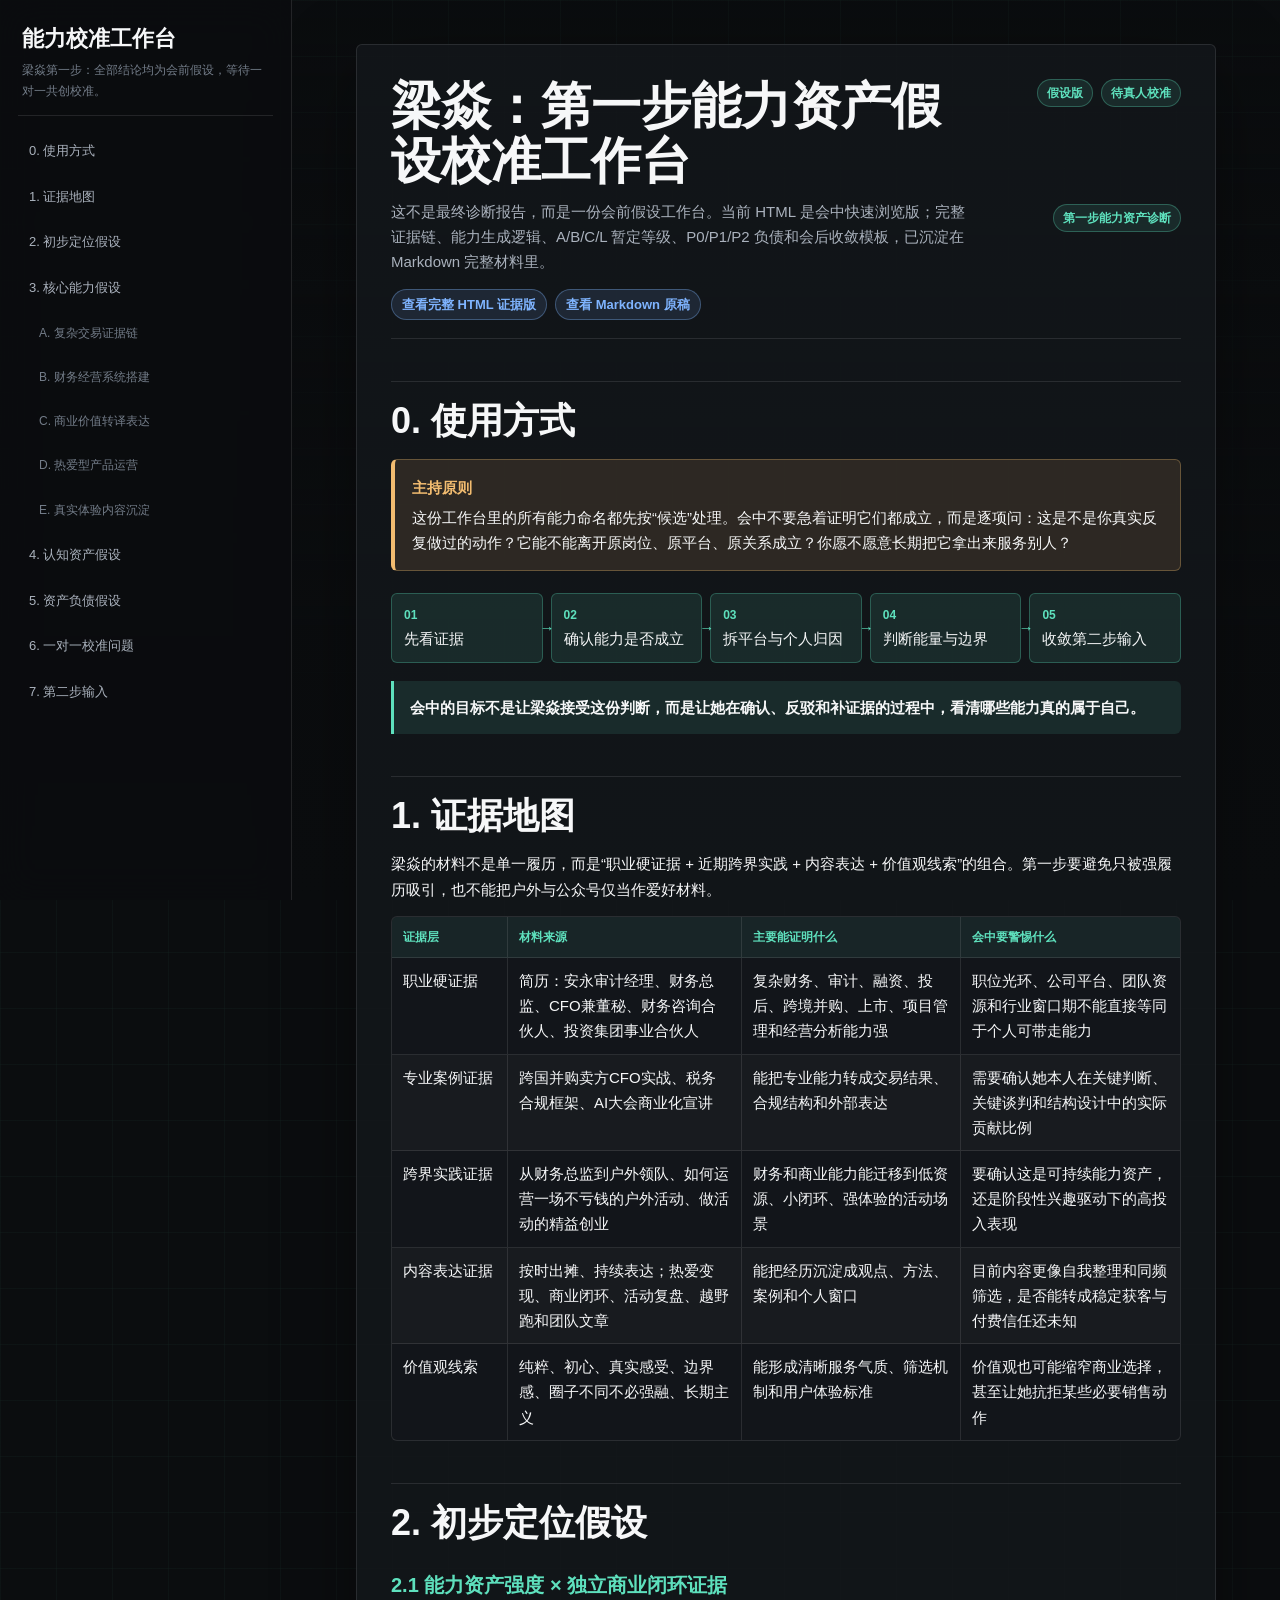
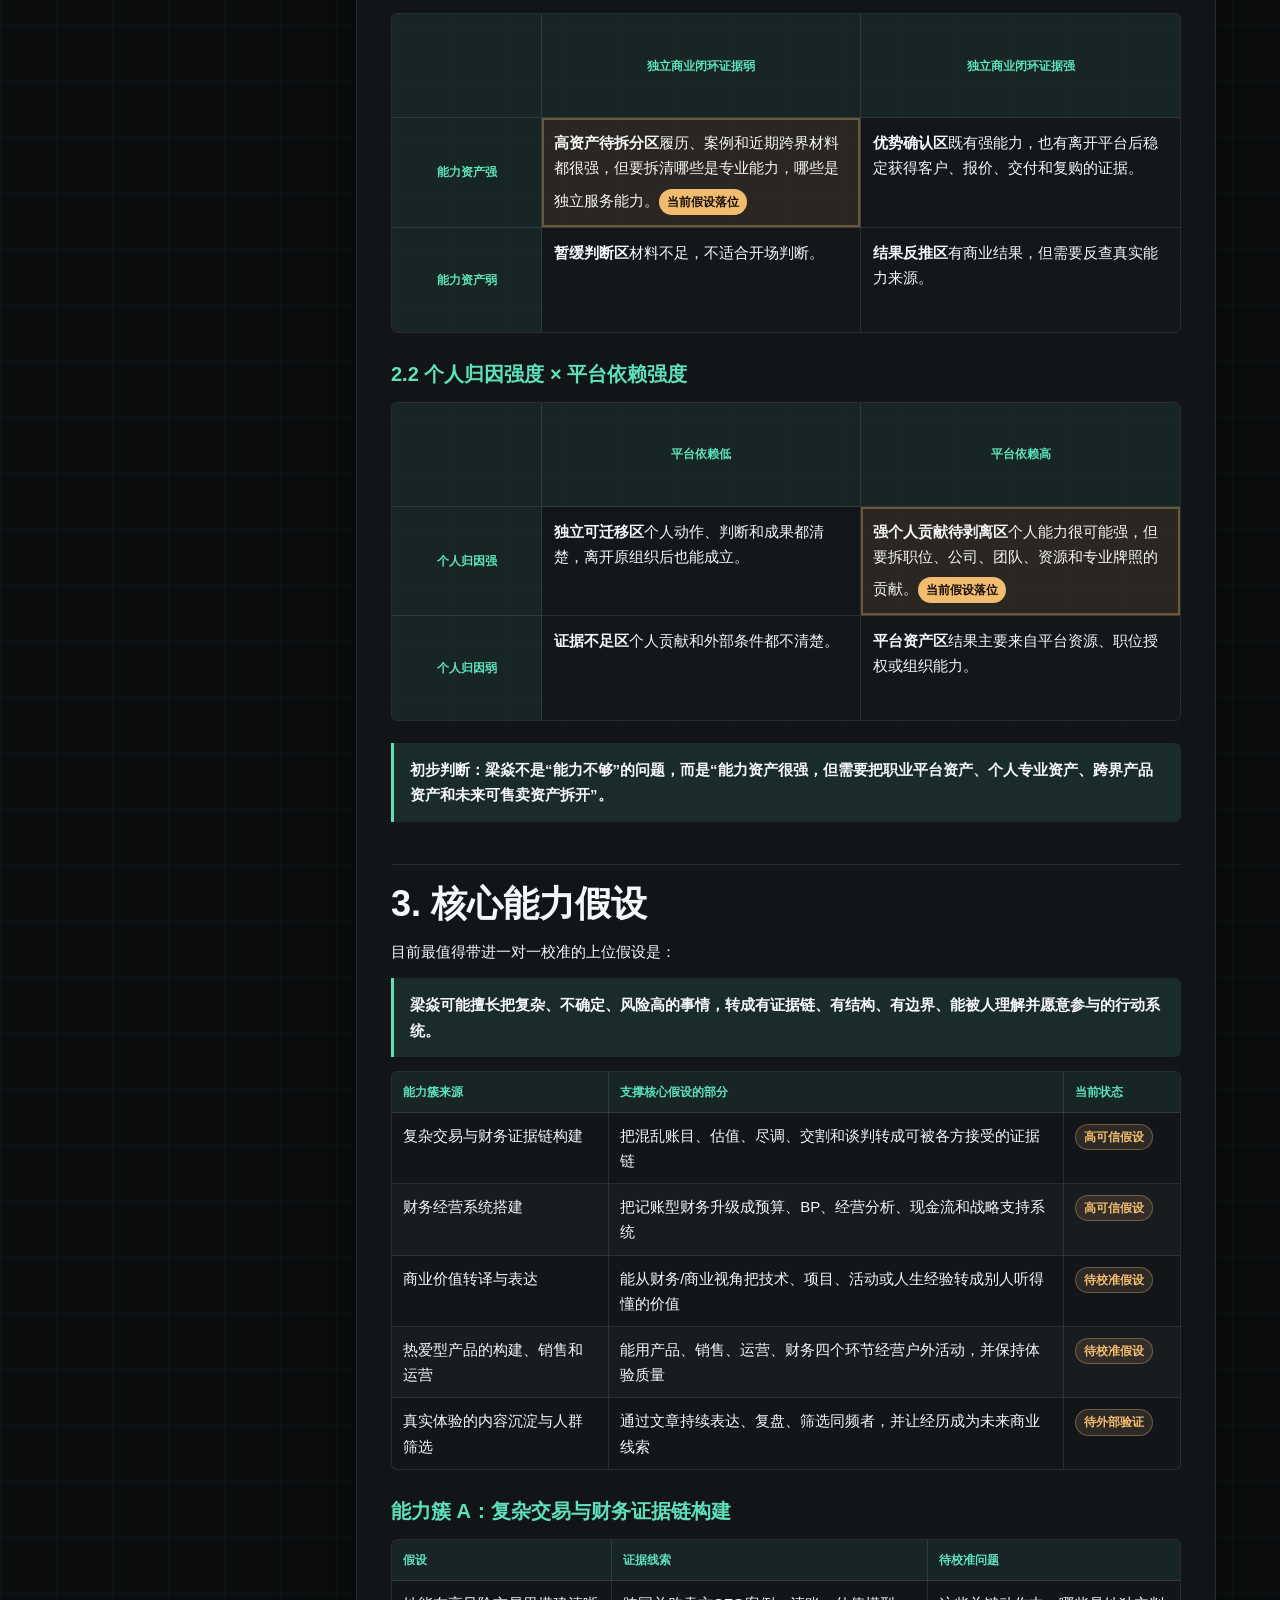
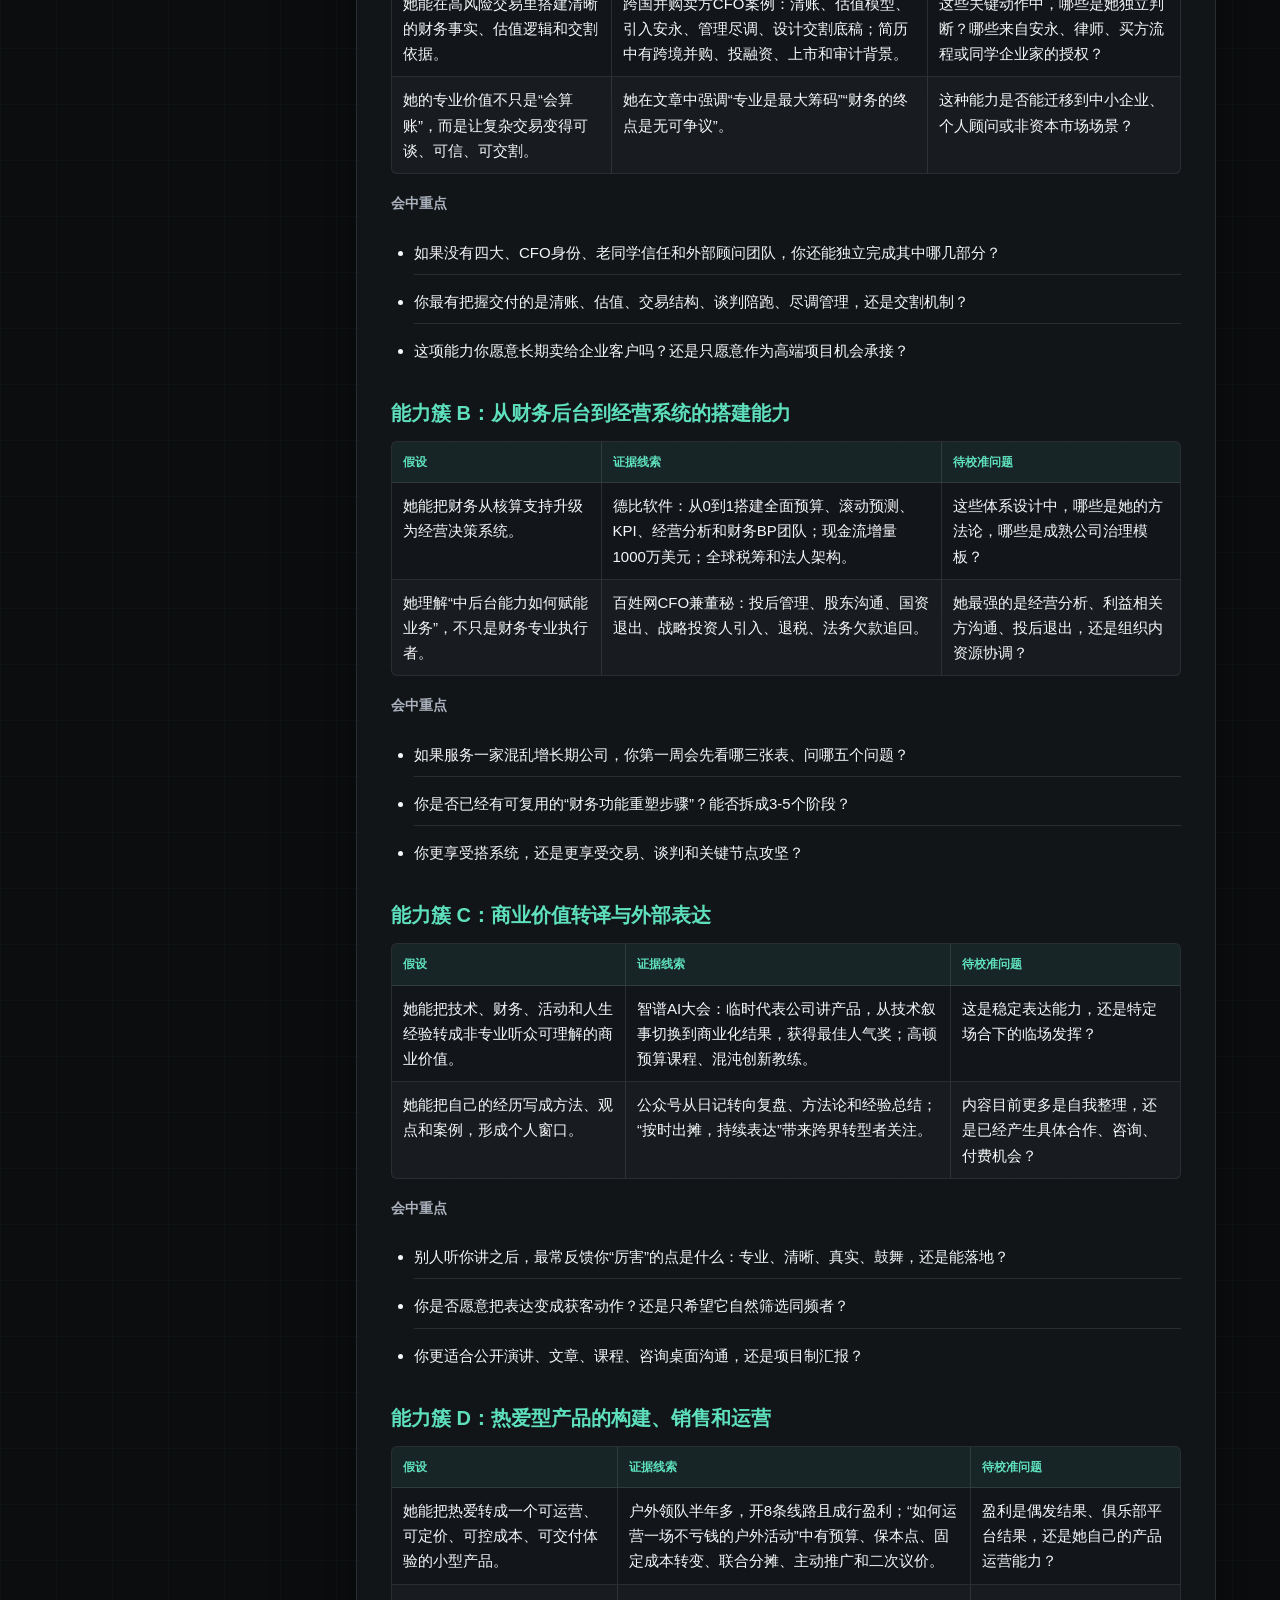
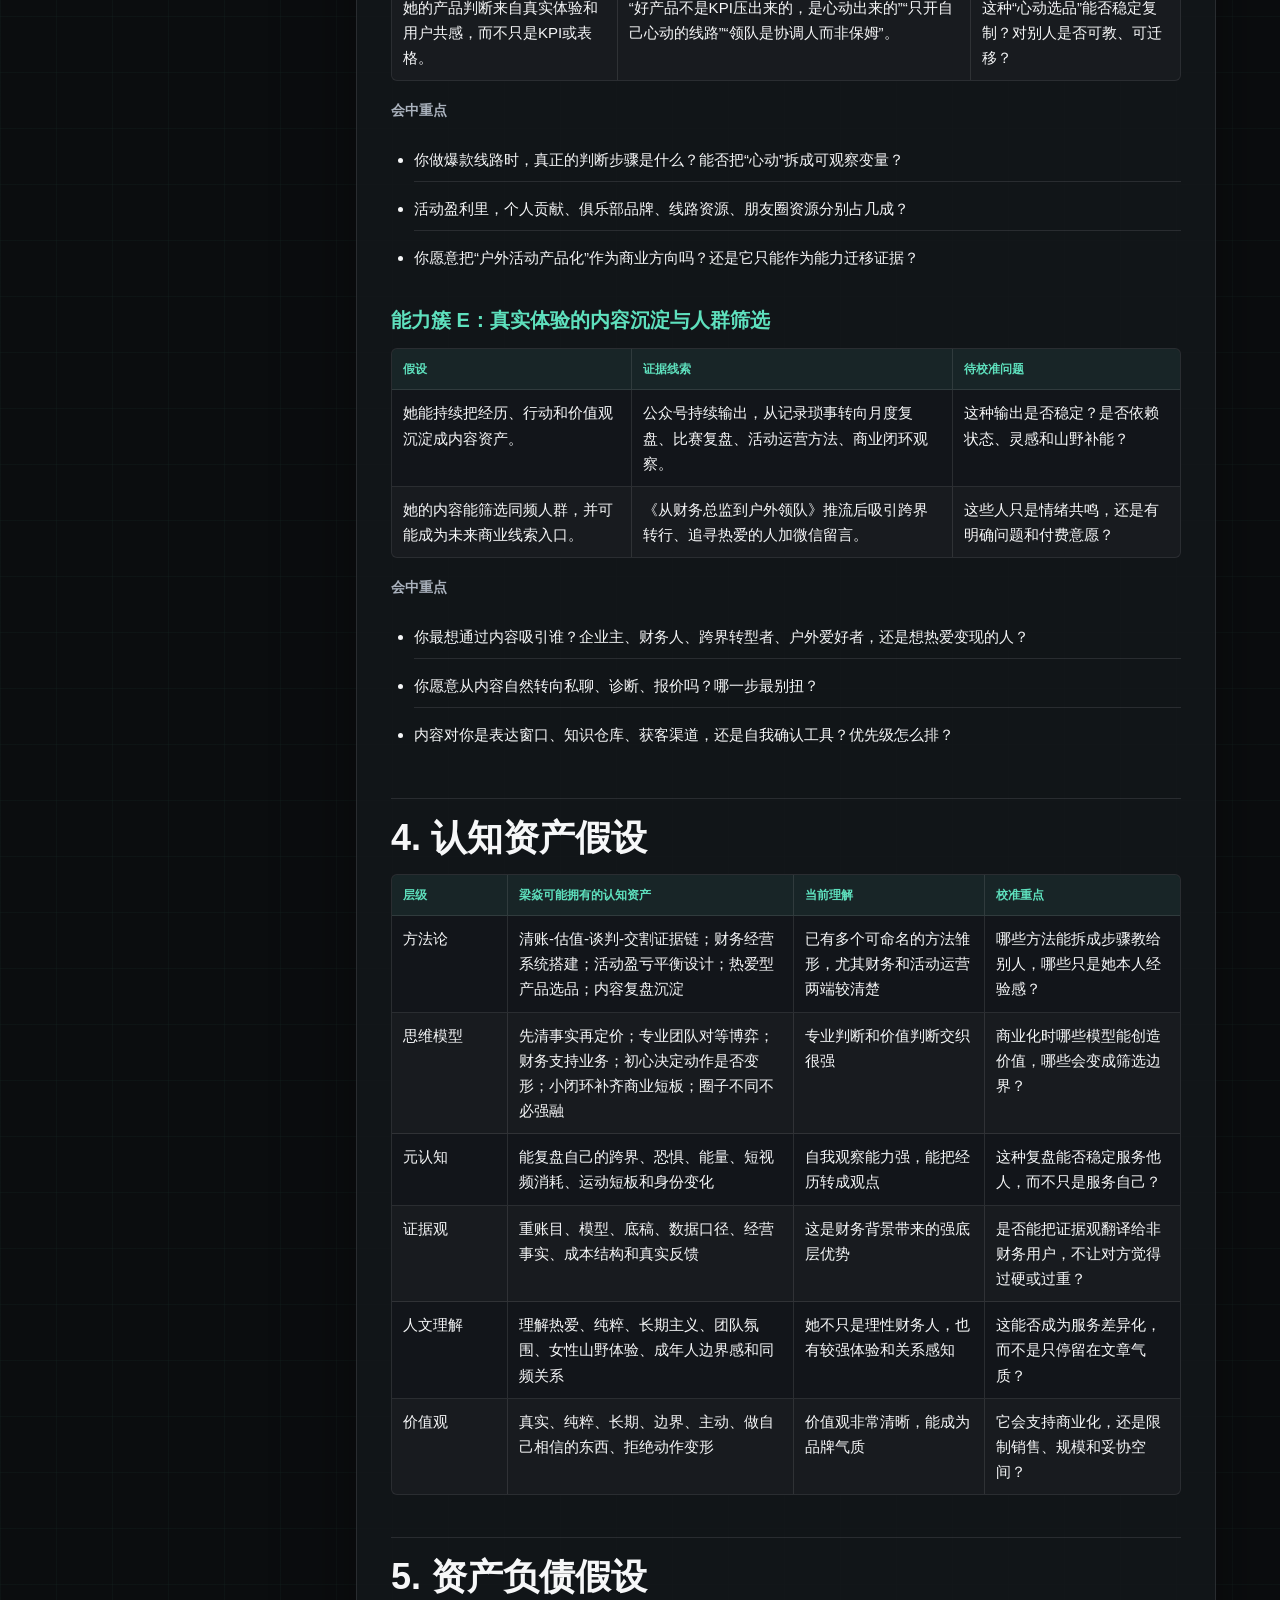
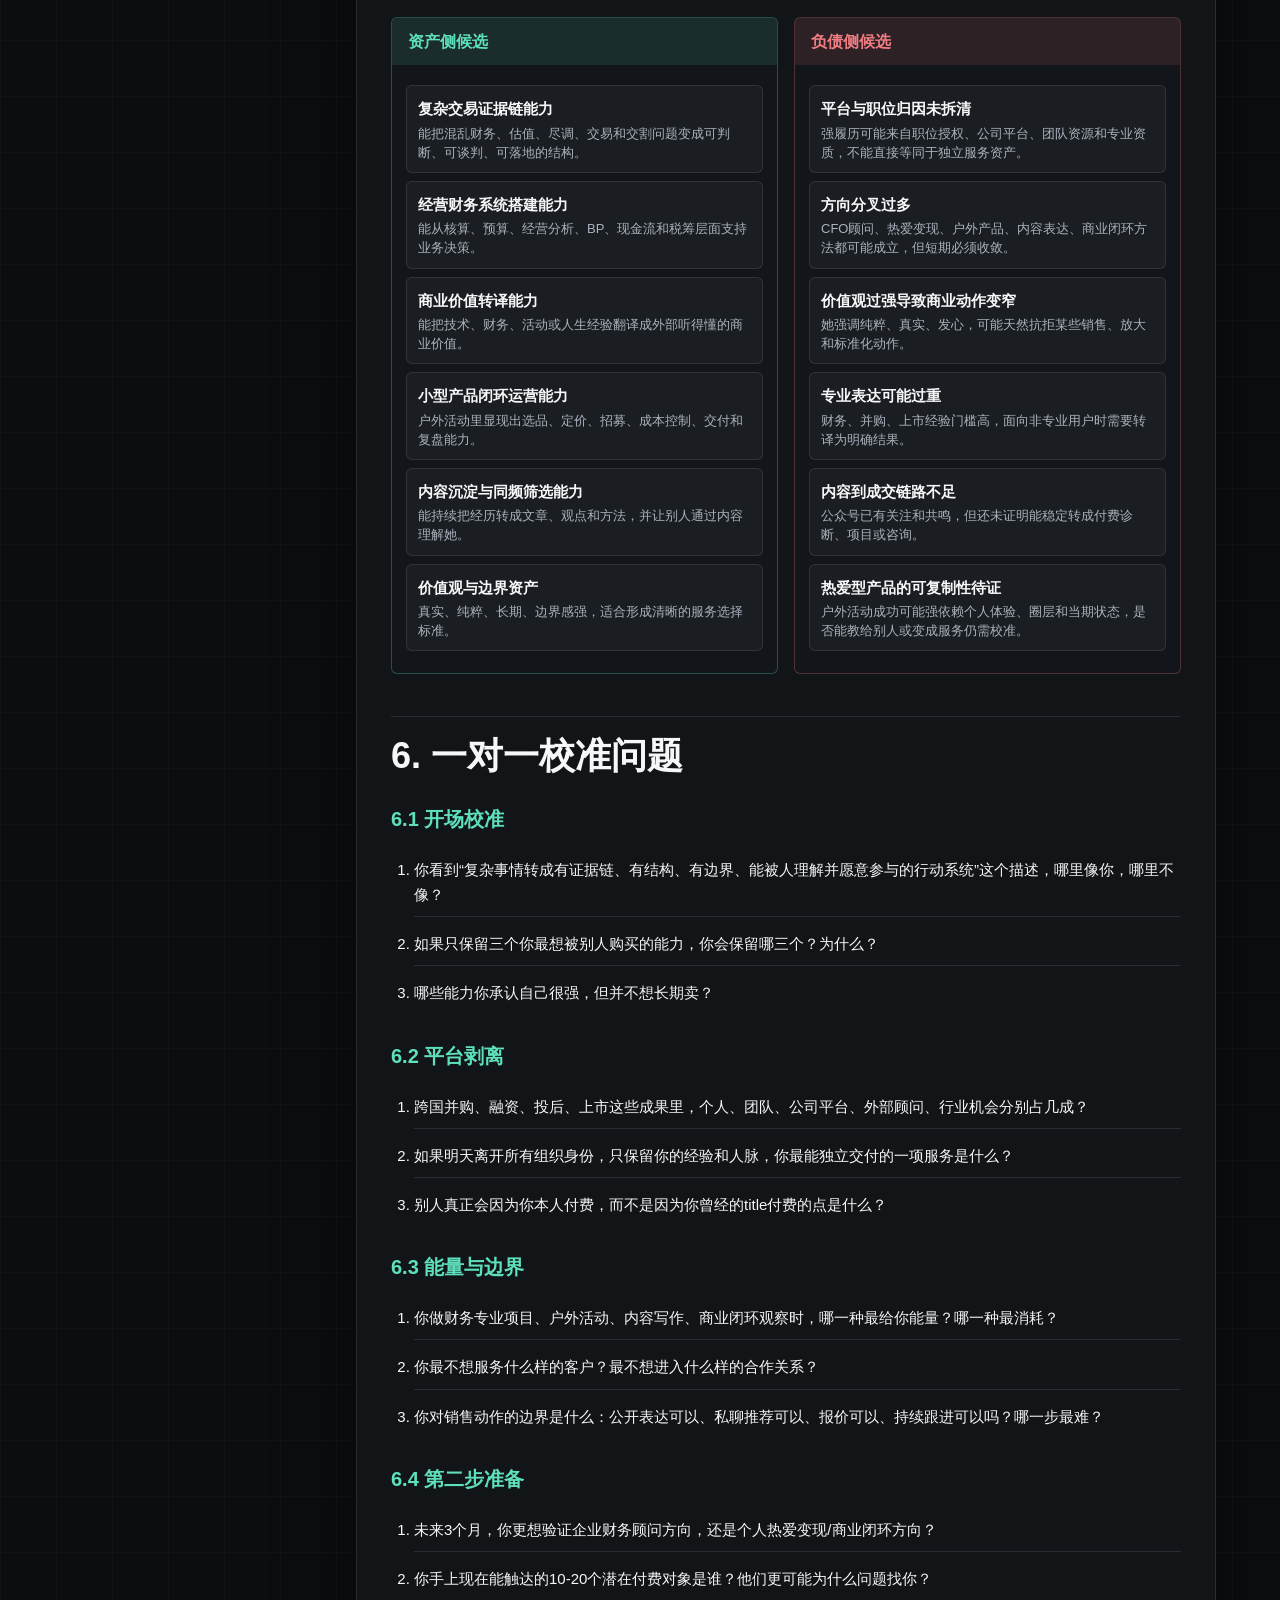
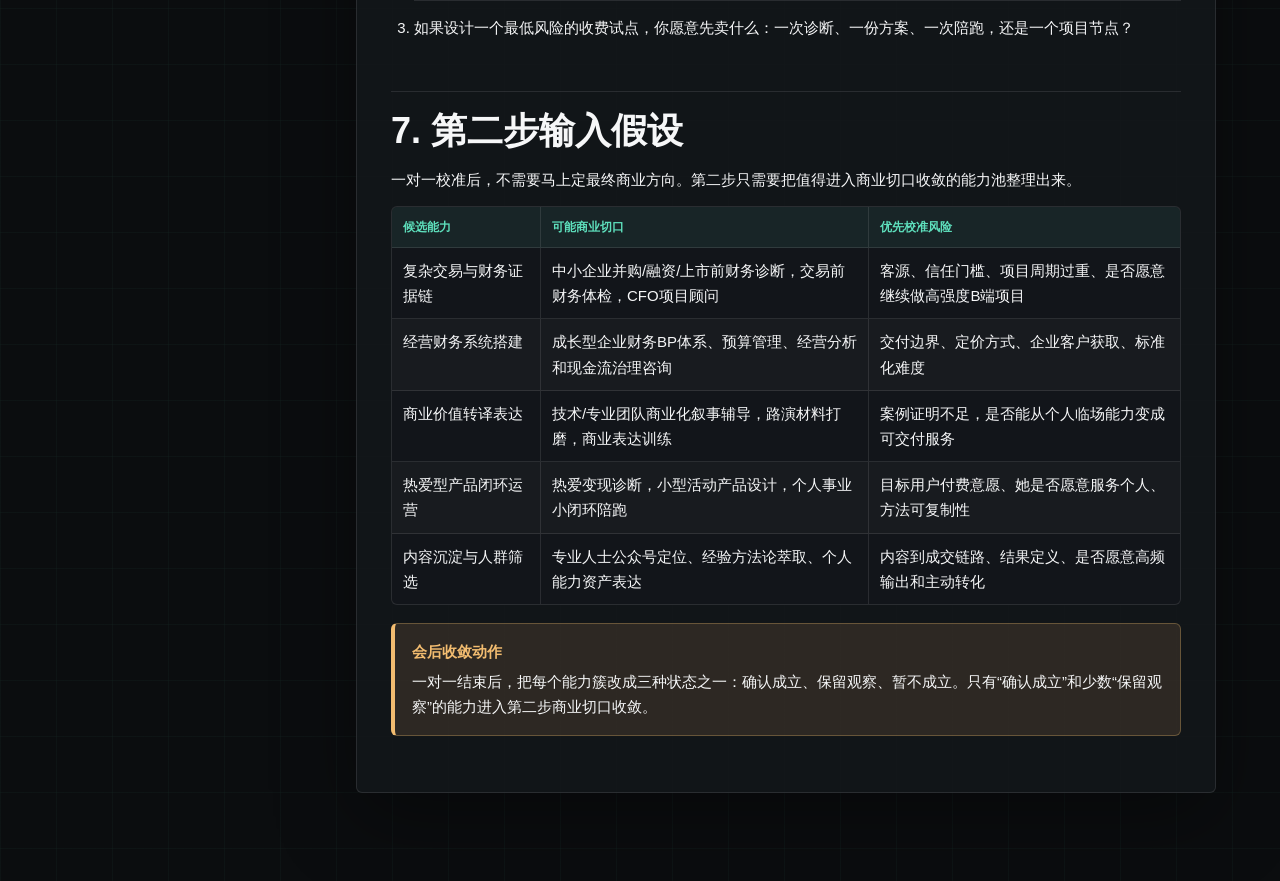
<file: ai_intake_app/static/deliverables/梁焱-第一步能力资产假设校准工作台.html>
<!doctype html>
<html lang="zh-CN">
<head>
  <meta charset="utf-8">
  <meta name="viewport" content="width=device-width, initial-scale=1">
  <title>梁焱：第一步能力资产假设校准工作台</title>
  <style>
    :root {
      --bg: #0b0d0f;
      --panel: rgba(20, 23, 27, .94);
      --panel2: rgba(29, 33, 39, .9);
      --ink: #f6f7f8;
      --muted: #aab2bd;
      --dim: #737d89;
      --line: rgba(255,255,255,.1);
      --line2: rgba(255,255,255,.18);
      --green: #5ee0bd;
      --green2: rgba(94,224,189,.11);
      --gold: #f2bc70;
      --gold2: rgba(242,188,112,.12);
      --blue: #7fb4ff;
      --blue2: rgba(127,180,255,.12);
      --red: #ef7d82;
      --red2: rgba(239,125,130,.12);
      --radius: 6px;
      --shadow: 0 24px 80px rgba(0,0,0,.36);
      --sans: "Noto Sans SC", "PingFang SC", "Microsoft YaHei", -apple-system, BlinkMacSystemFont, "Segoe UI", sans-serif;
    }
    * { box-sizing: border-box; }
    html { scroll-behavior: smooth; }
    body {
      margin: 0;
      color: var(--ink);
      font-family: var(--sans);
      font-size: 15px;
      line-height: 1.68;
      letter-spacing: 0;
      background:
        linear-gradient(rgba(94,224,189,.03) 1px, transparent 1px),
        linear-gradient(90deg, rgba(94,224,189,.03) 1px, transparent 1px),
        var(--bg);
      background-size: 56px 56px;
      -webkit-font-smoothing: antialiased;
    }
    body::before {
      content: "";
      position: fixed;
      inset: 0;
      z-index: -1;
      pointer-events: none;
      background: linear-gradient(180deg, rgba(11,13,15,.18), rgba(11,13,15,.94) 70%, #0b0d0f);
    }
    .shell { display: grid; grid-template-columns: 292px minmax(0, 1fr); min-height: 100vh; }
    aside {
      position: sticky;
      top: 0;
      height: 100vh;
      overflow: auto;
      padding: 26px 18px;
      border-right: 1px solid var(--line);
      background: rgba(11,13,15,.84);
      backdrop-filter: blur(18px);
    }
    .brand { padding: 0 4px 14px; border-bottom: 1px solid var(--line); }
    .brand h1 { margin: 0 0 8px; font-size: 22px; line-height: 1.2; }
    .brand p { margin: 0; color: var(--dim); font-size: 12px; }
    nav { display: grid; gap: 4px; margin-top: 14px; }
    nav a {
      display: block;
      padding: 9px 10px;
      border-radius: 3px;
      color: var(--muted);
      text-decoration: none;
      font-size: 13px;
      border: 1px solid transparent;
    }
    nav a.sub { padding-left: 20px; font-size: 12px; color: var(--dim); }
    nav a:hover { color: var(--green); border-color: rgba(94,224,189,.28); background: var(--green2); }
    main { width: 100%; max-width: 1320px; padding: 44px clamp(20px, 5vw, 72px) 88px; }
    .doc { padding: 34px; border: 1px solid var(--line); border-radius: var(--radius); background: rgba(20,23,27,.84); box-shadow: var(--shadow); }
    .head { display: flex; justify-content: space-between; gap: 18px; padding-bottom: 18px; margin-bottom: 18px; border-bottom: 1px solid var(--line); }
    .head h1 { margin: 0 0 10px; font-size: clamp(30px, 4vw, 50px); line-height: 1.1; }
    .head p { margin: 0; color: var(--muted); max-width: 760px; }
    .pills { display: flex; align-items: flex-start; justify-content: flex-end; flex-wrap: wrap; gap: 8px; }
    .pill {
      display: inline-flex;
      min-height: 26px;
      align-items: center;
      padding: 3px 9px;
      border-radius: 999px;
      border: 1px solid rgba(94,224,189,.3);
      background: var(--green2);
      color: var(--green);
      font-size: 12px;
      white-space: nowrap;
      font-weight: 750;
    }
    .link-row { display: flex; flex-wrap: wrap; gap: 8px; margin: 14px 0 0; }
    .doc-link {
      display: inline-flex;
      align-items: center;
      min-height: 30px;
      padding: 4px 10px;
      border-radius: 999px;
      border: 1px solid rgba(127,180,255,.34);
      background: var(--blue2);
      color: var(--blue);
      text-decoration: none;
      font-size: 13px;
      font-weight: 800;
    }
    .doc-link:hover { border-color: rgba(127,180,255,.58); background: rgba(127,180,255,.18); }
    h2 { margin: 42px 0 14px; padding-top: 18px; border-top: 1px solid var(--line); font-size: clamp(25px, 3vw, 36px); line-height: 1.18; }
    h3 { margin: 28px 0 11px; color: var(--green); font-size: 20px; line-height: 1.35; }
    h4 { margin: 18px 0 8px; color: var(--muted); font-size: 14px; }
    p { margin: 10px 0; }
    ul, ol { padding-left: 23px; }
    li { margin: 5px 0; }
    blockquote {
      margin: 14px 0;
      padding: 14px 16px;
      border-left: 3px solid var(--green);
      border-radius: 0 var(--radius) var(--radius) 0;
      background: var(--green2);
      font-weight: 700;
    }
    .note {
      margin: 16px 0 22px;
      padding: 15px 17px;
      border: 1px solid rgba(242,188,112,.3);
      border-left: 4px solid var(--gold);
      border-radius: var(--radius);
      background: var(--gold2);
    }
    .note strong { display: block; color: var(--gold); margin-bottom: 5px; }
    .grid { display: grid; gap: 14px; }
    .grid.two { grid-template-columns: repeat(2, minmax(0, 1fr)); }
    .grid.three { grid-template-columns: repeat(3, minmax(0, 1fr)); }
    .card {
      padding: 15px 16px;
      border: 1px solid var(--line);
      border-radius: var(--radius);
      background: var(--panel2);
    }
    .card strong { display: block; margin-bottom: 5px; color: var(--ink); }
    .card span { display: block; color: var(--muted); font-size: 13px; line-height: 1.5; }
    .tag {
      display: inline-flex;
      align-items: center;
      min-height: 23px;
      padding: 2px 8px;
      border-radius: 999px;
      font-size: 12px;
      font-weight: 800;
      border: 1px solid var(--line2);
      color: var(--muted);
      background: rgba(255,255,255,.04);
    }
    .tag.hyp { color: var(--gold); border-color: rgba(242,188,112,.34); background: var(--gold2); }
    .tag.evd { color: var(--blue); border-color: rgba(127,180,255,.34); background: var(--blue2); }
    .tag.ask { color: var(--green); border-color: rgba(94,224,189,.34); background: var(--green2); }
    .table-wrap { margin: 14px 0 18px; overflow-x: auto; }
    table { width: 100%; border-collapse: separate; border-spacing: 0; overflow: hidden; border: 1px solid var(--line); border-radius: var(--radius); background: rgba(20,23,27,.82); }
    th, td { min-width: 116px; padding: 10px 11px; border-right: 1px solid var(--line); border-bottom: 1px solid var(--line); vertical-align: top; }
    th { color: var(--green); background: rgba(94,224,189,.08); text-align: left; font-size: 12px; }
    td { color: var(--ink); }
    td:last-child, th:last-child { border-right: 0; }
    tr:last-child td { border-bottom: 0; }
    tbody tr:nth-child(even) td { background: rgba(255,255,255,.025); }
    .flow { display: flex; flex-wrap: wrap; gap: 8px; margin: 14px 0 18px; }
    .flow div { position: relative; flex: 1 1 150px; min-width: 140px; padding: 11px 12px; border-radius: var(--radius); border: 1px solid rgba(94,224,189,.28); background: var(--green2); }
    .flow div::after { content: "→"; position: absolute; right: -13px; top: 50%; transform: translateY(-50%); color: var(--green); font-weight: 900; }
    .flow div:last-child::after { content: ""; }
    .flow strong { display: block; color: var(--green); font-size: 12px; }
    .matrix { display: grid; grid-template-columns: 150px 1fr 1fr; border: 1px solid var(--line); border-radius: var(--radius); overflow: hidden; margin: 14px 0 22px; }
    .cell { min-height: 104px; padding: 12px; border-right: 1px solid var(--line); border-bottom: 1px solid var(--line); background: rgba(20,23,27,.75); }
    .cell:nth-child(3n) { border-right: 0; }
    .cell:nth-last-child(-n+3) { border-bottom: 0; }
    .axis { display: flex; align-items: center; justify-content: center; text-align: center; color: var(--green); background: rgba(94,224,189,.08); font-size: 12px; font-weight: 800; }
    .selected { background: rgba(242,188,112,.11); box-shadow: inset 0 0 0 2px rgba(242,188,112,.32); }
    .marker { display: inline-flex; margin-top: 8px; padding: 3px 8px; border-radius: 999px; color: #17100a; background: var(--gold); font-size: 12px; font-weight: 900; }
    .asset-liability { display: grid; grid-template-columns: minmax(0, 1fr) minmax(0, 1fr); gap: 16px; margin: 18px 0 22px; }
    .panel { border: 1px solid var(--line); border-radius: var(--radius); overflow: hidden; background: rgba(20,23,27,.78); }
    .panel h3 { margin: 0; padding: 13px 16px; font-size: 16px; }
    .panel.assets { border-color: rgba(94,224,189,.28); }
    .panel.liabilities { border-color: rgba(239,125,130,.28); }
    .panel.assets h3 { background: var(--green2); color: var(--green); }
    .panel.liabilities h3 { background: var(--red2); color: var(--red); }
    .panel ul { list-style: none; margin: 0; padding: 12px 14px 14px; }
    .panel li { margin: 8px 0; padding: 10px 11px; border: 1px solid var(--line); border-radius: var(--radius); background: rgba(255,255,255,.035); }
    .panel li strong { display: block; margin-bottom: 2px; }
    .panel li span { display: block; color: var(--muted); font-size: 13px; line-height: 1.48; }
    .question-list li { padding: 9px 0; border-bottom: 1px solid var(--line); }
    .question-list li:last-child { border-bottom: 0; }
    @media (max-width: 980px) {
      .shell { grid-template-columns: 1fr; }
      aside { position: relative; height: auto; border-right: 0; border-bottom: 1px solid var(--line); }
      main { padding: 16px; }
      .doc { padding: 20px; }
      .head { display: block; }
      .pills { justify-content: flex-start; margin-top: 12px; }
      .grid.two, .grid.three, .asset-liability { grid-template-columns: 1fr; }
    }
    @media (max-width: 720px) {
      .matrix { grid-template-columns: 1fr; }
      .axis.empty { display: none; }
      .cell { border-right: 0; }
    }
    @media print {
      aside { display: none; }
      .shell { display: block; }
      body { background: #fff; color: #111; }
      main { max-width: none; padding: 0; }
      .doc { box-shadow: none; border: 0; }
      h2, h3, table, .card, .panel { break-inside: avoid; }
    }
  </style>
</head>
<body>
  <div class="shell">
    <aside>
      <div class="brand">
        <h1>能力校准工作台</h1>
        <p>梁焱第一步：全部结论均为会前假设，等待一对一共创校准。</p>
      </div>
      <nav>
        <a href="#intro">0. 使用方式</a>
        <a href="#evidence">1. 证据地图</a>
        <a href="#position">2. 初步定位假设</a>
        <a href="#core">3. 核心能力假设</a>
        <a class="sub" href="#a">A. 复杂交易证据链</a>
        <a class="sub" href="#b">B. 财务经营系统搭建</a>
        <a class="sub" href="#c">C. 商业价值转译表达</a>
        <a class="sub" href="#d">D. 热爱型产品运营</a>
        <a class="sub" href="#e">E. 真实体验内容沉淀</a>
        <a href="#knowledge">4. 认知资产假设</a>
        <a href="#balance">5. 资产负债假设</a>
        <a href="#questions">6. 一对一校准问题</a>
        <a href="#next">7. 第二步输入</a>
      </nav>
    </aside>
    <main>
      <section class="doc">
        <div class="head">
          <div>
            <h1>梁焱：第一步能力资产假设校准工作台</h1>
            <p>这不是最终诊断报告，而是一份会前假设工作台。当前 HTML 是会中快速浏览版；完整证据链、能力生成逻辑、A/B/C/L 暂定等级、P0/P1/P2 负债和会后收敛模板，已沉淀在 Markdown 完整材料里。</p>
            <div class="link-row">
              <a class="doc-link" href="./梁焱-第一步能力资产假设校准完整证据版.html">查看完整 HTML 证据版</a>
              <a class="doc-link" href="./梁焱-第一步能力资产假设校准材料.md">查看 Markdown 原稿</a>
            </div>
          </div>
          <div class="pills">
            <span class="pill">假设版</span>
            <span class="pill">待真人校准</span>
            <span class="pill">第一步能力资产诊断</span>
          </div>
        </div>

        <section id="intro">
          <h2>0. 使用方式</h2>
          <div class="note">
            <strong>主持原则</strong>
            这份工作台里的所有能力命名都先按“候选”处理。会中不要急着证明它们都成立，而是逐项问：这是不是你真实反复做过的动作？它能不能离开原岗位、原平台、原关系成立？你愿不愿意长期把它拿出来服务别人？
          </div>
          <div class="flow">
            <div><strong>01</strong><span>先看证据</span></div>
            <div><strong>02</strong><span>确认能力是否成立</span></div>
            <div><strong>03</strong><span>拆平台与个人归因</span></div>
            <div><strong>04</strong><span>判断能量与边界</span></div>
            <div><strong>05</strong><span>收敛第二步输入</span></div>
          </div>
          <blockquote>会中的目标不是让梁焱接受这份判断，而是让她在确认、反驳和补证据的过程中，看清哪些能力真的属于自己。</blockquote>
        </section>

        <section id="evidence">
          <h2>1. 证据地图</h2>
          <p>梁焱的材料不是单一履历，而是“职业硬证据 + 近期跨界实践 + 内容表达 + 价值观线索”的组合。第一步要避免只被强履历吸引，也不能把户外与公众号仅当作爱好材料。</p>
          <div class="table-wrap">
            <table>
              <thead><tr><th>证据层</th><th>材料来源</th><th>主要能证明什么</th><th>会中要警惕什么</th></tr></thead>
              <tbody>
                <tr><td>职业硬证据</td><td>简历：安永审计经理、财务总监、CFO兼董秘、财务咨询合伙人、投资集团事业合伙人</td><td>复杂财务、审计、融资、投后、跨境并购、上市、项目管理和经营分析能力强</td><td>职位光环、公司平台、团队资源和行业窗口期不能直接等同于个人可带走能力</td></tr>
                <tr><td>专业案例证据</td><td>跨国并购卖方CFO实战、税务合规框架、AI大会商业化宣讲</td><td>能把专业能力转成交易结果、合规结构和外部表达</td><td>需要确认她本人在关键判断、关键谈判和结构设计中的实际贡献比例</td></tr>
                <tr><td>跨界实践证据</td><td>从财务总监到户外领队、如何运营一场不亏钱的户外活动、做活动的精益创业</td><td>财务和商业能力能迁移到低资源、小闭环、强体验的活动场景</td><td>要确认这是可持续能力资产，还是阶段性兴趣驱动下的高投入表现</td></tr>
                <tr><td>内容表达证据</td><td>按时出摊、持续表达；热爱变现、商业闭环、活动复盘、越野跑和团队文章</td><td>能把经历沉淀成观点、方法、案例和个人窗口</td><td>目前内容更像自我整理和同频筛选，是否能转成稳定获客与付费信任还未知</td></tr>
                <tr><td>价值观线索</td><td>纯粹、初心、真实感受、边界感、圈子不同不必强融、长期主义</td><td>能形成清晰服务气质、筛选机制和用户体验标准</td><td>价值观也可能缩窄商业选择，甚至让她抗拒某些必要销售动作</td></tr>
              </tbody>
            </table>
          </div>
        </section>

        <section id="position">
          <h2>2. 初步定位假设</h2>
          <h3>2.1 能力资产强度 × 独立商业闭环证据</h3>
          <div class="matrix">
            <div class="cell axis empty"></div>
            <div class="cell axis">独立商业闭环证据弱</div>
            <div class="cell axis">独立商业闭环证据强</div>
            <div class="cell axis">能力资产强</div>
            <div class="cell selected"><strong>高资产待拆分区</strong><span>履历、案例和近期跨界材料都很强，但要拆清哪些是专业能力，哪些是独立服务能力。</span><span class="marker">当前假设落位</span></div>
            <div class="cell"><strong>优势确认区</strong><span>既有强能力，也有离开平台后稳定获得客户、报价、交付和复购的证据。</span></div>
            <div class="cell axis">能力资产弱</div>
            <div class="cell"><strong>暂缓判断区</strong><span>材料不足，不适合开场判断。</span></div>
            <div class="cell"><strong>结果反推区</strong><span>有商业结果，但需要反查真实能力来源。</span></div>
          </div>

          <h3>2.2 个人归因强度 × 平台依赖强度</h3>
          <div class="matrix">
            <div class="cell axis empty"></div>
            <div class="cell axis">平台依赖低</div>
            <div class="cell axis">平台依赖高</div>
            <div class="cell axis">个人归因强</div>
            <div class="cell"><strong>独立可迁移区</strong><span>个人动作、判断和成果都清楚，离开原组织后也能成立。</span></div>
            <div class="cell selected"><strong>强个人贡献待剥离区</strong><span>个人能力很可能强，但要拆职位、公司、团队、资源和专业牌照的贡献。</span><span class="marker">当前假设落位</span></div>
            <div class="cell axis">个人归因弱</div>
            <div class="cell"><strong>证据不足区</strong><span>个人贡献和外部条件都不清楚。</span></div>
            <div class="cell"><strong>平台资产区</strong><span>结果主要来自平台资源、职位授权或组织能力。</span></div>
          </div>
          <blockquote>初步判断：梁焱不是“能力不够”的问题，而是“能力资产很强，但需要把职业平台资产、个人专业资产、跨界产品资产和未来可售卖资产拆开”。</blockquote>
        </section>

        <section id="core">
          <h2>3. 核心能力假设</h2>
          <p>目前最值得带进一对一校准的上位假设是：</p>
          <blockquote>梁焱可能擅长把复杂、不确定、风险高的事情，转成有证据链、有结构、有边界、能被人理解并愿意参与的行动系统。</blockquote>
          <div class="table-wrap">
            <table>
              <thead><tr><th>能力簇来源</th><th>支撑核心假设的部分</th><th>当前状态</th></tr></thead>
              <tbody>
                <tr><td>复杂交易与财务证据链构建</td><td>把混乱账目、估值、尽调、交割和谈判转成可被各方接受的证据链</td><td><span class="tag hyp">高可信假设</span></td></tr>
                <tr><td>财务经营系统搭建</td><td>把记账型财务升级成预算、BP、经营分析、现金流和战略支持系统</td><td><span class="tag hyp">高可信假设</span></td></tr>
                <tr><td>商业价值转译与表达</td><td>能从财务/商业视角把技术、项目、活动或人生经验转成别人听得懂的价值</td><td><span class="tag hyp">待校准假设</span></td></tr>
                <tr><td>热爱型产品的构建、销售和运营</td><td>能用产品、销售、运营、财务四个环节经营户外活动，并保持体验质量</td><td><span class="tag hyp">待校准假设</span></td></tr>
                <tr><td>真实体验的内容沉淀与人群筛选</td><td>通过文章持续表达、复盘、筛选同频者，并让经历成为未来商业线索</td><td><span class="tag hyp">待外部验证</span></td></tr>
              </tbody>
            </table>
          </div>

          <article id="a">
            <h3>能力簇 A：复杂交易与财务证据链构建</h3>
            <div class="table-wrap">
              <table>
                <thead><tr><th>假设</th><th>证据线索</th><th>待校准问题</th></tr></thead>
                <tbody>
                  <tr><td>她能在高风险交易里搭建清晰的财务事实、估值逻辑和交割依据。</td><td>跨国并购卖方CFO案例：清账、估值模型、引入安永、管理尽调、设计交割底稿；简历中有跨境并购、投融资、上市和审计背景。</td><td>这些关键动作中，哪些是她独立判断？哪些来自安永、律师、买方流程或同学企业家的授权？</td></tr>
                  <tr><td>她的专业价值不只是“会算账”，而是让复杂交易变得可谈、可信、可交割。</td><td>她在文章中强调“专业是最大筹码”“财务的终点是无可争议”。</td><td>这种能力是否能迁移到中小企业、个人顾问或非资本市场场景？</td></tr>
                </tbody>
              </table>
            </div>
            <h4>会中重点</h4>
            <ul class="question-list">
              <li>如果没有四大、CFO身份、老同学信任和外部顾问团队，你还能独立完成其中哪几部分？</li>
              <li>你最有把握交付的是清账、估值、交易结构、谈判陪跑、尽调管理，还是交割机制？</li>
              <li>这项能力你愿意长期卖给企业客户吗？还是只愿意作为高端项目机会承接？</li>
            </ul>
          </article>

          <article id="b">
            <h3>能力簇 B：从财务后台到经营系统的搭建能力</h3>
            <div class="table-wrap">
              <table>
                <thead><tr><th>假设</th><th>证据线索</th><th>待校准问题</th></tr></thead>
                <tbody>
                  <tr><td>她能把财务从核算支持升级为经营决策系统。</td><td>德比软件：从0到1搭建全面预算、滚动预测、KPI、经营分析和财务BP团队；现金流增量1000万美元；全球税筹和法人架构。</td><td>这些体系设计中，哪些是她的方法论，哪些是成熟公司治理模板？</td></tr>
                  <tr><td>她理解“中后台能力如何赋能业务”，不只是财务专业执行者。</td><td>百姓网CFO兼董秘：投后管理、股东沟通、国资退出、战略投资人引入、退税、法务欠款追回。</td><td>她最强的是经营分析、利益相关方沟通、投后退出，还是组织内资源协调？</td></tr>
                </tbody>
              </table>
            </div>
            <h4>会中重点</h4>
            <ul class="question-list">
              <li>如果服务一家混乱增长期公司，你第一周会先看哪三张表、问哪五个问题？</li>
              <li>你是否已经有可复用的“财务功能重塑步骤”？能否拆成3-5个阶段？</li>
              <li>你更享受搭系统，还是更享受交易、谈判和关键节点攻坚？</li>
            </ul>
          </article>

          <article id="c">
            <h3>能力簇 C：商业价值转译与外部表达</h3>
            <div class="table-wrap">
              <table>
                <thead><tr><th>假设</th><th>证据线索</th><th>待校准问题</th></tr></thead>
                <tbody>
                  <tr><td>她能把技术、财务、活动和人生经验转成非专业听众可理解的商业价值。</td><td>智谱AI大会：临时代表公司讲产品，从技术叙事切换到商业化结果，获得最佳人气奖；高顿预算课程、混沌创新教练。</td><td>这是稳定表达能力，还是特定场合下的临场发挥？</td></tr>
                  <tr><td>她能把自己的经历写成方法、观点和案例，形成个人窗口。</td><td>公众号从日记转向复盘、方法论和经验总结；“按时出摊，持续表达”带来跨界转型者关注。</td><td>内容目前更多是自我整理，还是已经产生具体合作、咨询、付费机会？</td></tr>
                </tbody>
              </table>
            </div>
            <h4>会中重点</h4>
            <ul class="question-list">
              <li>别人听你讲之后，最常反馈你“厉害”的点是什么：专业、清晰、真实、鼓舞，还是能落地？</li>
              <li>你是否愿意把表达变成获客动作？还是只希望它自然筛选同频者？</li>
              <li>你更适合公开演讲、文章、课程、咨询桌面沟通，还是项目制汇报？</li>
            </ul>
          </article>

          <article id="d">
            <h3>能力簇 D：热爱型产品的构建、销售和运营</h3>
            <div class="table-wrap">
              <table>
                <thead><tr><th>假设</th><th>证据线索</th><th>待校准问题</th></tr></thead>
                <tbody>
                  <tr><td>她能把热爱转成一个可运营、可定价、可控成本、可交付体验的小型产品。</td><td>户外领队半年多，开8条线路且成行盈利；“如何运营一场不亏钱的户外活动”中有预算、保本点、固定成本转变、联合分摊、主动推广和二次议价。</td><td>盈利是偶发结果、俱乐部平台结果，还是她自己的产品运营能力？</td></tr>
                  <tr><td>她的产品判断来自真实体验和用户共感，而不只是KPI或表格。</td><td>“好产品不是KPI压出来的，是心动出来的”“只开自己心动的线路”“领队是协调人而非保姆”。</td><td>这种“心动选品”能否稳定复制？对别人是否可教、可迁移？</td></tr>
                </tbody>
              </table>
            </div>
            <h4>会中重点</h4>
            <ul class="question-list">
              <li>你做爆款线路时，真正的判断步骤是什么？能否把“心动”拆成可观察变量？</li>
              <li>活动盈利里，个人贡献、俱乐部品牌、线路资源、朋友圈资源分别占几成？</li>
              <li>你愿意把“户外活动产品化”作为商业方向吗？还是它只能作为能力迁移证据？</li>
            </ul>
          </article>

          <article id="e">
            <h3>能力簇 E：真实体验的内容沉淀与人群筛选</h3>
            <div class="table-wrap">
              <table>
                <thead><tr><th>假设</th><th>证据线索</th><th>待校准问题</th></tr></thead>
                <tbody>
                  <tr><td>她能持续把经历、行动和价值观沉淀成内容资产。</td><td>公众号持续输出，从记录琐事转向月度复盘、比赛复盘、活动运营方法、商业闭环观察。</td><td>这种输出是否稳定？是否依赖状态、灵感和山野补能？</td></tr>
                  <tr><td>她的内容能筛选同频人群，并可能成为未来商业线索入口。</td><td>《从财务总监到户外领队》推流后吸引跨界转行、追寻热爱的人加微信留言。</td><td>这些人只是情绪共鸣，还是有明确问题和付费意愿？</td></tr>
                </tbody>
              </table>
            </div>
            <h4>会中重点</h4>
            <ul class="question-list">
              <li>你最想通过内容吸引谁？企业主、财务人、跨界转型者、户外爱好者，还是想热爱变现的人？</li>
              <li>你愿意从内容自然转向私聊、诊断、报价吗？哪一步最别扭？</li>
              <li>内容对你是表达窗口、知识仓库、获客渠道，还是自我确认工具？优先级怎么排？</li>
            </ul>
          </article>
        </section>

        <section id="knowledge">
          <h2>4. 认知资产假设</h2>
          <div class="table-wrap">
            <table>
              <thead><tr><th>层级</th><th>梁焱可能拥有的认知资产</th><th>当前理解</th><th>校准重点</th></tr></thead>
              <tbody>
                <tr><td>方法论</td><td>清账-估值-谈判-交割证据链；财务经营系统搭建；活动盈亏平衡设计；热爱型产品选品；内容复盘沉淀</td><td>已有多个可命名的方法雏形，尤其财务和活动运营两端较清楚</td><td>哪些方法能拆成步骤教给别人，哪些只是她本人经验感？</td></tr>
                <tr><td>思维模型</td><td>先清事实再定价；专业团队对等博弈；财务支持业务；初心决定动作是否变形；小闭环补齐商业短板；圈子不同不必强融</td><td>专业判断和价值判断交织很强</td><td>商业化时哪些模型能创造价值，哪些会变成筛选边界？</td></tr>
                <tr><td>元认知</td><td>能复盘自己的跨界、恐惧、能量、短视频消耗、运动短板和身份变化</td><td>自我观察能力强，能把经历转成观点</td><td>这种复盘能否稳定服务他人，而不只是服务自己？</td></tr>
                <tr><td>证据观</td><td>重账目、模型、底稿、数据口径、经营事实、成本结构和真实反馈</td><td>这是财务背景带来的强底层优势</td><td>是否能把证据观翻译给非财务用户，不让对方觉得过硬或过重？</td></tr>
                <tr><td>人文理解</td><td>理解热爱、纯粹、长期主义、团队氛围、女性山野体验、成年人边界感和同频关系</td><td>她不只是理性财务人，也有较强体验和关系感知</td><td>这能否成为服务差异化，而不是只停留在文章气质？</td></tr>
                <tr><td>价值观</td><td>真实、纯粹、长期、边界、主动、做自己相信的东西、拒绝动作变形</td><td>价值观非常清晰，能成为品牌气质</td><td>它会支持商业化，还是限制销售、规模和妥协空间？</td></tr>
              </tbody>
            </table>
          </div>
        </section>

        <section id="balance">
          <h2>5. 资产负债假设</h2>
          <div class="asset-liability">
            <section class="panel assets">
              <h3>资产侧候选</h3>
              <ul>
                <li><strong>复杂交易证据链能力</strong><span>能把混乱财务、估值、尽调、交易和交割问题变成可判断、可谈判、可落地的结构。</span></li>
                <li><strong>经营财务系统搭建能力</strong><span>能从核算、预算、经营分析、BP、现金流和税筹层面支持业务决策。</span></li>
                <li><strong>商业价值转译能力</strong><span>能把技术、财务、活动或人生经验翻译成外部听得懂的商业价值。</span></li>
                <li><strong>小型产品闭环运营能力</strong><span>户外活动里显现出选品、定价、招募、成本控制、交付和复盘能力。</span></li>
                <li><strong>内容沉淀与同频筛选能力</strong><span>能持续把经历转成文章、观点和方法，并让别人通过内容理解她。</span></li>
                <li><strong>价值观与边界资产</strong><span>真实、纯粹、长期、边界感强，适合形成清晰的服务选择标准。</span></li>
              </ul>
            </section>
            <section class="panel liabilities">
              <h3>负债侧候选</h3>
              <ul>
                <li><strong>平台与职位归因未拆清</strong><span>强履历可能来自职位授权、公司平台、团队资源和专业资质，不能直接等同于独立服务资产。</span></li>
                <li><strong>方向分叉过多</strong><span>CFO顾问、热爱变现、户外产品、内容表达、商业闭环方法都可能成立，但短期必须收敛。</span></li>
                <li><strong>价值观过强导致商业动作变窄</strong><span>她强调纯粹、真实、发心，可能天然抗拒某些销售、放大和标准化动作。</span></li>
                <li><strong>专业表达可能过重</strong><span>财务、并购、上市经验门槛高，面向非专业用户时需要转译为明确结果。</span></li>
                <li><strong>内容到成交链路不足</strong><span>公众号已有关注和共鸣，但还未证明能稳定转成付费诊断、项目或咨询。</span></li>
                <li><strong>热爱型产品的可复制性待证</strong><span>户外活动成功可能强依赖个人体验、圈层和当期状态，是否能教给别人或变成服务仍需校准。</span></li>
              </ul>
            </section>
          </div>
        </section>

        <section id="questions">
          <h2>6. 一对一校准问题</h2>
          <h3>6.1 开场校准</h3>
          <ol class="question-list">
            <li>你看到“复杂事情转成有证据链、有结构、有边界、能被人理解并愿意参与的行动系统”这个描述，哪里像你，哪里不像？</li>
            <li>如果只保留三个你最想被别人购买的能力，你会保留哪三个？为什么？</li>
            <li>哪些能力你承认自己很强，但并不想长期卖？</li>
          </ol>

          <h3>6.2 平台剥离</h3>
          <ol class="question-list">
            <li>跨国并购、融资、投后、上市这些成果里，个人、团队、公司平台、外部顾问、行业机会分别占几成？</li>
            <li>如果明天离开所有组织身份，只保留你的经验和人脉，你最能独立交付的一项服务是什么？</li>
            <li>别人真正会因为你本人付费，而不是因为你曾经的title付费的点是什么？</li>
          </ol>

          <h3>6.3 能量与边界</h3>
          <ol class="question-list">
            <li>你做财务专业项目、户外活动、内容写作、商业闭环观察时，哪一种最给你能量？哪一种最消耗？</li>
            <li>你最不想服务什么样的客户？最不想进入什么样的合作关系？</li>
            <li>你对销售动作的边界是什么：公开表达可以、私聊推荐可以、报价可以、持续跟进可以吗？哪一步最难？</li>
          </ol>

          <h3>6.4 第二步准备</h3>
          <ol class="question-list">
            <li>未来3个月，你更想验证企业财务顾问方向，还是个人热爱变现/商业闭环方向？</li>
            <li>你手上现在能触达的10-20个潜在付费对象是谁？他们更可能为什么问题找你？</li>
            <li>如果设计一个最低风险的收费试点，你愿意先卖什么：一次诊断、一份方案、一次陪跑，还是一个项目节点？</li>
          </ol>
        </section>

        <section id="next">
          <h2>7. 第二步输入假设</h2>
          <p>一对一校准后，不需要马上定最终商业方向。第二步只需要把值得进入商业切口收敛的能力池整理出来。</p>
          <div class="table-wrap">
            <table>
              <thead><tr><th>候选能力</th><th>可能商业切口</th><th>优先校准风险</th></tr></thead>
              <tbody>
                <tr><td>复杂交易与财务证据链</td><td>中小企业并购/融资/上市前财务诊断，交易前财务体检，CFO项目顾问</td><td>客源、信任门槛、项目周期过重、是否愿意继续做高强度B端项目</td></tr>
                <tr><td>经营财务系统搭建</td><td>成长型企业财务BP体系、预算管理、经营分析和现金流治理咨询</td><td>交付边界、定价方式、企业客户获取、标准化难度</td></tr>
                <tr><td>商业价值转译表达</td><td>技术/专业团队商业化叙事辅导，路演材料打磨，商业表达训练</td><td>案例证明不足，是否能从个人临场能力变成可交付服务</td></tr>
                <tr><td>热爱型产品闭环运营</td><td>热爱变现诊断，小型活动产品设计，个人事业小闭环陪跑</td><td>目标用户付费意愿、她是否愿意服务个人、方法可复制性</td></tr>
                <tr><td>内容沉淀与人群筛选</td><td>专业人士公众号定位、经验方法论萃取、个人能力资产表达</td><td>内容到成交链路、结果定义、是否愿意高频输出和主动转化</td></tr>
              </tbody>
            </table>
          </div>
          <div class="note">
            <strong>会后收敛动作</strong>
            一对一结束后，把每个能力簇改成三种状态之一：确认成立、保留观察、暂不成立。只有“确认成立”和少数“保留观察”的能力进入第二步商业切口收敛。
          </div>
        </section>
      </section>
    </main>
  </div>
</body>
</html>
</file>
